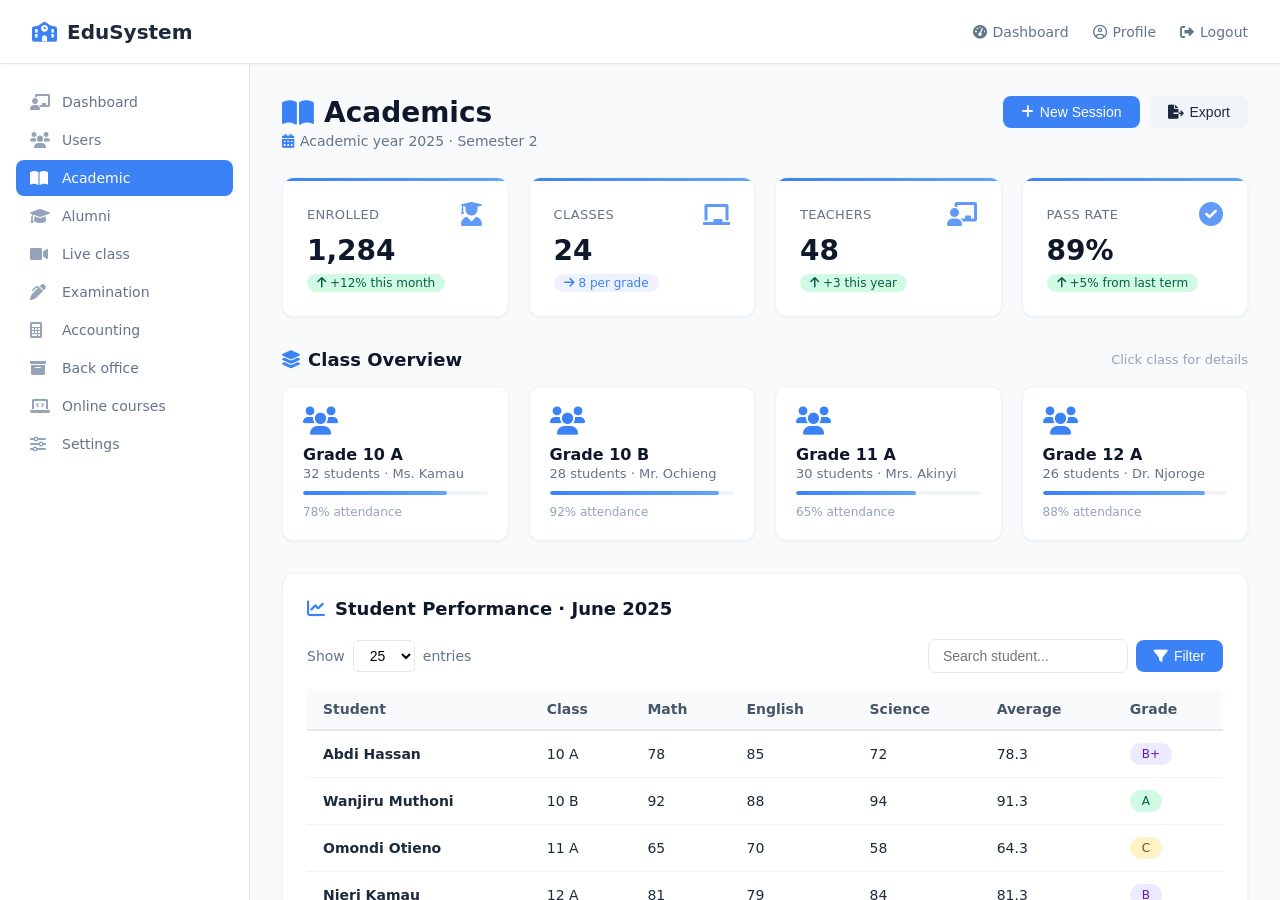
<file: academics.html>
<!DOCTYPE html>
<html lang="en">
<head>
    <meta charset="UTF-8" />
    <meta name="viewport" content="width=device-width, initial-scale=1.0" />
    <title>Academics · EduSystem</title>
    <link rel="stylesheet" href="https://cdnjs.cloudflare.com/ajax/libs/font-awesome/6.0.0-beta3/css/all.min.css" />
    <style>
        /* ============================================================
           MODERN STYLES - Matching Dashboard Design Language
           ============================================================ */
        *,
        *::before,
        *::after {
            box-sizing: border-box;
            margin: 0;
            padding: 0;
        }

        :root {
            --primary-color: #3b82f6;
            --primary-dark: #2563eb;
            --primary-light: #60a5fa;
            --secondary-color: #2c6e9e;
            --secondary-dark: #1e4b6e;
            --dark-bg: #1e293b;
            --sidebar-bg: #ffffff;
            --main-bg: #f8fafc;
            --card-bg: #ffffff;
            --text-primary: #0f172a;
            --text-secondary: #334155;
            --text-muted: #64748b;
            --text-light: #94a3b8;
            --border-light: #eef2f6;
            --border-medium: #e2e8f0;
            --success: #10b981;
            --warning: #f59e0b;
            --danger: #ef4444;
            --shadow-sm: 0 1px 3px rgba(0, 0, 0, 0.06);
            --shadow-md: 0 4px 12px rgba(0, 0, 0, 0.05);
            --shadow-lg: 0 8px 24px rgba(0, 0, 0, 0.08);
            --radius-lg: 16px;
            --radius-md: 10px;
            --radius-sm: 8px;
            --radius-full: 40px;
            --transition-fast: 0.2s ease;
            --transition-normal: 0.3s ease;
        }

        body {
            font-family: 'Inter', 'Segoe UI', system-ui, -apple-system, sans-serif;
            background-color: #f0f2f5;
            display: flex;
            flex-direction: column;
            height: 100vh;
            overflow: hidden;
        }

        /* ---------- NAVBAR (matching dashboard) ---------- */
        .navbar {
            background: white;
            padding: 0 32px;
            height: 64px;
            display: flex;
            align-items: center;
            justify-content: space-between;
            border-bottom: 1px solid #e2e8f0;
            position: sticky;
            top: 0;
            z-index: 100;
            box-shadow: 0 1px 2px rgba(0, 0, 0, 0.04);
        }

        .logo {
            font-size: 20px;
            font-weight: 700;
            color: #1e293b;
            display: flex;
            align-items: center;
            gap: 10px;
        }

        .logo i {
            color: #3b82f6;
        }

        .nav-links {
            display: flex;
            align-items: center;
            gap: 24px;
        }

        .nav-links a {
            text-decoration: none;
            color: #64748b;
            font-size: 14px;
            font-weight: 500;
            transition: color 0.2s;
            display: flex;
            align-items: center;
            gap: 6px;
        }

        .nav-links a:hover {
            color: #1e293b;
        }

        /* ---------- APP WRAPPER + SIDEBAR ---------- */
        .app-wrapper {
            display: flex;
            flex: 1;
            overflow: hidden;
        }

        .sidebar {
            width: 250px;
            background: white;
            border-right: 1px solid #e2e8f0;
            padding: 20px 0;
            overflow-y: auto;
            flex-shrink: 0;
        }

        .sidebar-nav ul {
            list-style: none;
            padding: 0;
            margin: 0;
        }

        .sidebar-nav li {
            padding: 0 16px;
            margin-bottom: 2px;
        }

        .sidebar-nav li a {
            display: flex;
            align-items: center;
            gap: 12px;
            padding: 10px 14px;
            color: #64748b;
            text-decoration: none;
            border-radius: 8px;
            font-size: 14px;
            font-weight: 500;
            transition: all 0.2s;
        }

        .sidebar-nav li a:hover {
            background: #f1f5f9;
            color: #1e293b;
        }

        .sidebar-nav li.active a {
            background: #3b82f6;
            color: white;
        }

        .sidebar-nav li.active a i {
            color: white;
        }

        .sidebar-nav li a i {
            width: 20px;
            font-size: 16px;
            color: #94a3b8;
        }

        .sidebar-nav li.active a i {
            color: white;
        }

        /* ---------- MAIN CONTENT ---------- */
        .main-content {
            flex: 1;
            overflow-y: auto;
            padding: 32px;
            background: #f8fafc;
        }

        .main-content::-webkit-scrollbar {
            width: 8px;
        }
        .main-content::-webkit-scrollbar-track {
            background: #f1f5f9;
        }
        .main-content::-webkit-scrollbar-thumb {
            background: #cbd5e1;
            border-radius: 4px;
        }
        .main-content::-webkit-scrollbar-thumb:hover {
            background: #94a3b8;
        }

        /* ---------- ACADEMICS HEADER ---------- */
        .academics-header {
            display: flex;
            justify-content: space-between;
            align-items: flex-start;
            flex-wrap: wrap;
            gap: 16px;
            margin-bottom: 28px;
        }

        .academics-header h1 {
            font-size: 28px;
            font-weight: 700;
            color: #0f172a;
            display: flex;
            align-items: center;
            gap: 10px;
        }

        .academics-header h1 i {
            color: #3b82f6;
        }

        .academics-header .subtitle {
            color: #64748b;
            font-size: 14px;
            display: flex;
            align-items: center;
            gap: 6px;
            margin-top: 4px;
        }

        .academics-header .subtitle i {
            color: #3b82f6;
        }

        .header-actions {
            display: flex;
            gap: 10px;
            align-items: center;
            flex-wrap: wrap;
        }

        .btn {
            padding: 8px 18px;
            border: none;
            border-radius: 8px;
            font-size: 14px;
            font-weight: 500;
            cursor: pointer;
            transition: all 0.2s;
            display: inline-flex;
            align-items: center;
            gap: 6px;
            text-decoration: none;
            background: #f1f5f9;
            color: #1e293b;
        }

        .btn:hover {
            transform: translateY(-1px);
            box-shadow: 0 4px 12px rgba(0, 0, 0, 0.08);
        }

        .btn--primary {
            background: #3b82f6;
            color: white;
        }

        .btn--primary:hover {
            background: #2563eb;
            box-shadow: 0 4px 12px rgba(59, 130, 246, 0.3);
        }

        .btn--success {
            background: #10b981;
            color: white;
        }

        .btn--success:hover {
            background: #059669;
            box-shadow: 0 4px 12px rgba(16, 185, 129, 0.3);
        }

        /* ---------- STATS GRID ---------- */
        .academic-stats-grid {
            display: grid;
            grid-template-columns: repeat(4, 1fr);
            gap: 20px;
            margin-bottom: 32px;
        }

        .stat-card-academic {
            background: white;
            padding: 24px;
            border-radius: 12px;
            border: 1px solid #f1f5f9;
            box-shadow: 0 1px 3px rgba(0, 0, 0, 0.06);
            transition: all 0.3s ease;
            position: relative;
            overflow: hidden;
        }

        .stat-card-academic::after {
            content: '';
            position: absolute;
            top: 0;
            left: 0;
            width: 100%;
            height: 3px;
            background: linear-gradient(90deg, #3b82f6, #60a5fa);
        }

        .stat-card-academic:hover {
            transform: translateY(-2px);
            box-shadow: 0 8px 16px rgba(0, 0, 0, 0.08);
        }

        .stat-card-academic .stat-top {
            display: flex;
            align-items: center;
            justify-content: space-between;
            margin-bottom: 8px;
        }

        .stat-card-academic .stat-label {
            font-size: 13px;
            font-weight: 500;
            color: #64748b;
            text-transform: uppercase;
            letter-spacing: 0.3px;
        }

        .stat-card-academic .stat-icon {
            font-size: 24px;
            color: #3b82f6;
            opacity: 0.8;
        }

        .stat-card-academic .stat-number {
            font-size: 28px;
            font-weight: 700;
            color: #0f172a;
            line-height: 1.2;
            margin-bottom: 4px;
        }

        .stat-card-academic .stat-trend {
            font-size: 12px;
            font-weight: 500;
            display: inline-flex;
            align-items: center;
            gap: 4px;
            padding: 2px 10px;
            border-radius: 20px;
            background: #eef2ff;
            color: #3b82f6;
        }

        .stat-card-academic .stat-trend.up {
            background: #d1fae5;
            color: #065f46;
        }

        .stat-card-academic .stat-trend.down {
            background: #fee2e2;
            color: #991b1b;
        }

        /* ---------- CLASSES GRID ---------- */
        .classes-header {
            display: flex;
            justify-content: space-between;
            align-items: center;
            margin-bottom: 16px;
        }

        .classes-header h3 {
            font-size: 18px;
            font-weight: 600;
            color: #0f172a;
            display: flex;
            align-items: center;
            gap: 8px;
        }

        .classes-header h3 i {
            color: #3b82f6;
        }

        .classes-header span {
            font-size: 13px;
            color: #94a3b8;
        }

        .classes-grid {
            display: grid;
            grid-template-columns: repeat(auto-fill, minmax(220px, 1fr));
            gap: 20px;
            margin-bottom: 32px;
        }

        .class-card {
            background: white;
            padding: 20px;
            border-radius: 12px;
            border: 1px solid #f1f5f9;
            box-shadow: 0 1px 3px rgba(0, 0, 0, 0.06);
            transition: all 0.3s ease;
            cursor: pointer;
            position: relative;
        }

        .class-card:hover {
            transform: translateY(-3px);
            box-shadow: 0 8px 16px rgba(0, 0, 0, 0.08);
            border-color: #3b82f6;
        }

        .class-card .class-icon {
            font-size: 28px;
            color: #3b82f6;
            margin-bottom: 10px;
            display: block;
        }

        .class-card .class-name {
            font-weight: 600;
            font-size: 16px;
            color: #0f172a;
            margin-bottom: 2px;
        }

        .class-card .class-meta {
            font-size: 13px;
            color: #64748b;
            margin-bottom: 10px;
        }

        .class-card .class-progress {
            width: 100%;
            height: 4px;
            background: #f1f5f9;
            border-radius: 4px;
            margin-bottom: 6px;
            overflow: hidden;
        }

        .class-card .class-progress .bar {
            height: 100%;
            border-radius: 4px;
            background: linear-gradient(90deg, #3b82f6, #60a5fa);
            transition: width 0.6s ease;
        }

        .class-card .attendance-text {
            font-size: 12px;
            color: #94a3b8;
        }

        /* ---------- PERFORMANCE SECTION ---------- */
        .performance-section {
            background: white;
            padding: 24px;
            border-radius: 12px;
            border: 1px solid #f1f5f9;
            box-shadow: 0 1px 3px rgba(0, 0, 0, 0.06);
            margin-bottom: 24px;
        }

        .section-title {
            font-size: 18px;
            font-weight: 600;
            color: #0f172a;
            margin-bottom: 20px;
            display: flex;
            align-items: center;
            gap: 10px;
        }

        .section-title i {
            color: #3b82f6;
        }

        .table-controls {
            display: flex;
            justify-content: space-between;
            align-items: center;
            margin-bottom: 16px;
            flex-wrap: wrap;
            gap: 12px;
        }

        .entries-selector {
            font-size: 14px;
            color: #64748b;
            display: flex;
            align-items: center;
            gap: 8px;
        }

        .entries-selector select {
            padding: 6px 12px;
            border: 1px solid #e2e8f0;
            border-radius: 6px;
            background: white;
            font-size: 14px;
            cursor: pointer;
            outline: none;
        }

        .entries-selector select:focus {
            border-color: #3b82f6;
            box-shadow: 0 0 0 3px rgba(59, 130, 246, 0.1);
        }

        .search-filter {
            display: flex;
            gap: 8px;
            align-items: center;
        }

        .search-filter input {
            padding: 8px 14px;
            border: 1px solid #e2e8f0;
            border-radius: 8px;
            font-size: 14px;
            outline: none;
            transition: all 0.2s;
            width: 200px;
        }

        .search-filter input:focus {
            border-color: #3b82f6;
            box-shadow: 0 0 0 3px rgba(59, 130, 246, 0.1);
        }

        /* ---------- TABLE ---------- */
        .invoice-table {
            width: 100%;
            border-collapse: collapse;
            font-size: 14px;
        }

        .invoice-table thead {
            background: #f8fafc;
        }

        .invoice-table th {
            text-align: left;
            padding: 12px 16px;
            font-weight: 600;
            color: #475569;
            border-bottom: 2px solid #e2e8f0;
        }

        .invoice-table td {
            padding: 12px 16px;
            border-bottom: 1px solid #f1f5f9;
            color: #1e293b;
        }

        .invoice-table tbody tr {
            transition: background 0.15s;
        }

        .invoice-table tbody tr:hover {
            background: #f8fafc;
        }

        .badge {
            display: inline-block;
            padding: 4px 12px;
            border-radius: 20px;
            font-size: 12px;
            font-weight: 500;
            white-space: nowrap;
        }

        .badge--grade {
            background: #ede9fe;
            color: #5b21b6;
        }

        .badge--grade-a {
            background: #d1fae5;
            color: #065f46;
        }

        .badge--grade-b {
            background: #dbeafe;
            color: #1e40af;
        }

        .badge--grade-c {
            background: #fef3c7;
            color: #92400e;
        }

        .badge--grade-d {
            background: #fee2e2;
            color: #991b1b;
        }

        .badge--status-active {
            background: #d1fae5;
            color: #065f46;
        }

        .badge--status-inactive {
            background: #f3f4f6;
            color: #4b5563;
        }

        .badge--status-suspended {
            background: #fee2e2;
            color: #991b1b;
        }

        .table-footer {
            display: flex;
            justify-content: space-between;
            align-items: center;
            margin-top: 16px;
            flex-wrap: wrap;
            gap: 12px;
        }

        .table-footer .info {
            font-size: 14px;
            color: #64748b;
        }

        /* ---------- FOOTER ACTIONS ---------- */
        .footer-actions {
            display: flex;
            justify-content: flex-end;
            align-items: center;
            gap: 16px;
            flex-wrap: wrap;
            padding-top: 8px;
            border-top: 1px solid #f1f5f9;
            margin-top: 8px;
        }

        .footer-actions .timestamp {
            font-size: 13px;
            color: #94a3b8;
        }

        .footer-actions .back-link {
            color: #3b82f6;
            text-decoration: none;
            font-weight: 500;
            transition: color 0.2s;
            display: flex;
            align-items: center;
            gap: 6px;
        }

        .footer-actions .back-link:hover {
            color: #2563eb;
        }

        /* ---------- RESPONSIVE ---------- */
        @media (max-width: 1200px) {
            .academic-stats-grid {
                grid-template-columns: repeat(2, 1fr);
            }
        }

        @media (max-width: 768px) {
            .sidebar {
                display: none;
            }
            
            .main-content {
                padding: 16px;
            }
            
            .academics-header {
                flex-direction: column;
                align-items: flex-start;
            }
            
            .header-actions {
                width: 100%;
            }
            
            .header-actions .btn {
                flex: 1;
                justify-content: center;
            }
            
            .academic-stats-grid {
                grid-template-columns: 1fr;
            }
            
            .classes-grid {
                grid-template-columns: 1fr 1fr;
            }
            
            .table-controls {
                flex-direction: column;
                align-items: stretch;
            }
            
            .search-filter {
                width: 100%;
            }
            
            .search-filter input {
                width: 100%;
            }
            
            .table-footer {
                flex-direction: column;
                align-items: center;
                text-align: center;
            }
        }

        @media (max-width: 480px) {
            .classes-grid {
                grid-template-columns: 1fr;
            }
            
            .invoice-table {
                font-size: 12px;
            }
            
            .invoice-table th,
            .invoice-table td {
                padding: 8px 10px;
            }
            
            .navbar {
                padding: 0 16px;
            }
            
            .nav-links {
                gap: 12px;
            }
            
            .nav-links a {
                font-size: 12px;
            }
        }

        /* ---------- BLANK PAGE (fallback) ---------- */
        .blank-page {
            display: flex;
            flex-direction: column;
            align-items: center;
            justify-content: center;
            min-height: 70vh;
            text-align: center;
            animation: fadeIn 0.4s ease-out;
        }

        @keyframes fadeIn {
            from {
                opacity: 0;
                transform: translateY(10px);
            }
            to {
                opacity: 1;
                transform: translateY(0);
            }
        }

        .blank-page-icon {
            font-size: 5rem;
            color: #e2e8f0;
            margin-bottom: 24px;
        }

        .blank-page-title {
            font-size: 2.5rem;
            font-weight: 600;
            color: #0f172a;
            margin-bottom: 16px;
        }

        .blank-page-subtitle {
            font-size: 1.1rem;
            color: #64748b;
            margin-bottom: 24px;
        }

        .back-to-dashboard {
            display: inline-flex;
            align-items: center;
            gap: 8px;
            background: #3b82f6;
            color: white;
            text-decoration: none;
            padding: 10px 24px;
            border-radius: 40px;
            font-weight: 500;
            transition: all 0.2s;
        }

        .back-to-dashboard:hover {
            background: #2563eb;
            transform: translateX(-4px);
        }
    </style>
</head>
<body>

    <header class="navbar">
        <div class="logo"><i class="fas fa-school"></i> EduSystem</div>
        <div class="nav-links">
            <a href="index.html"><i class="fas fa-tachometer-alt"></i> Dashboard</a>
            <a href="#" id="profileNavLink"><i class="far fa-user-circle"></i> Profile</a>
            <a href="#" id="logoutBtnNav"><i class="fas fa-sign-out-alt"></i> Logout</a>
        </div>
    </header>

    <div class="app-wrapper">
        <aside class="sidebar">
            <div class="sidebar-nav">
                <ul>
                    <li class="nav-item" data-page="dashboard"><a href="index.html"><i class="fas fa-chalkboard-user"></i> Dashboard</a></li>
                    <li class="nav-item" data-page="users"><a href="users.html"><i class="fas fa-users"></i> Users</a></li>
                    <li class="nav-item active" data-page="academic"><a href="academics.html"><i class="fas fa-book-open"></i> Academic</a></li>
                    <li class="nav-item" data-page="alumni"><a href="alumni.html"><i class="fas fa-graduation-cap"></i> Alumni</a></li>
                    <li class="nav-item" data-page="liveclass"><a href="#"><i class="fas fa-video"></i> Live class</a></li>
                    <li class="nav-item" data-page="examination"><a href="#"><i class="fas fa-pen-alt"></i> Examination</a></li>
                    <li class="nav-item" data-page="accounting"><a href="#"><i class="fas fa-calculator"></i> Accounting</a></li>
                    <li class="nav-item" data-page="backoffice"><a href="#"><i class="fas fa-archive"></i> Back office</a></li>
                    <li class="nav-item" data-page="onlinecourses"><a href="#"><i class="fas fa-laptop-code"></i> Online courses</a></li>
                    <li class="nav-item" data-page="settings"><a href="#"><i class="fas fa-sliders-h"></i> Settings</a></li>
                </ul>
            </div>
        </aside>

        <main class="main-content" id="mainContent">
            <!-- ========== ACADEMICS PAGE CONTENT ========== -->
            <div class="academics-header">
                <div>
                    <h1><i class="fas fa-book-open"></i>Academics</h1>
                    <div class="subtitle"><i class="fas fa-calendar-alt"></i> Academic year 2025 · Semester 2</div>
                </div>
                <div class="header-actions">
                    <button class="btn btn--primary" onclick="alert('Add new academic session')"><i class="fas fa-plus"></i> New Session</button>
                    <button class="btn" onclick="alert('Export report')"><i class="fas fa-file-export"></i> Export</button>
                </div>
            </div>

            <!-- Stats Cards -->
            <div class="academic-stats-grid">
                <div class="stat-card-academic">
                    <div class="stat-top">
                        <span class="stat-label">Enrolled</span>
                        <i class="fas fa-user-graduate stat-icon"></i>
                    </div>
                    <div class="stat-number">1,284</div>
                    <span class="stat-trend up"><i class="fas fa-arrow-up"></i> +12% this month</span>
                </div>
                <div class="stat-card-academic">
                    <div class="stat-top">
                        <span class="stat-label">Classes</span>
                        <i class="fas fa-chalkboard stat-icon"></i>
                    </div>
                    <div class="stat-number">24</div>
                    <span class="stat-trend"><i class="fas fa-arrow-right"></i> 8 per grade</span>
                </div>
                <div class="stat-card-academic">
                    <div class="stat-top">
                        <span class="stat-label">Teachers</span>
                        <i class="fas fa-chalkboard-user stat-icon"></i>
                    </div>
                    <div class="stat-number">48</div>
                    <span class="stat-trend up"><i class="fas fa-arrow-up"></i> +3 this year</span>
                </div>
                <div class="stat-card-academic">
                    <div class="stat-top">
                        <span class="stat-label">Pass rate</span>
                        <i class="fas fa-check-circle stat-icon"></i>
                    </div>
                    <div class="stat-number">89%</div>
                    <span class="stat-trend up"><i class="fas fa-arrow-up"></i> +5% from last term</span>
                </div>
            </div>

            <!-- Class Overview -->
            <div class="classes-header">
                <h3><i class="fas fa-layer-group"></i> Class Overview</h3>
                <span>Click class for details</span>
            </div>
            <div class="classes-grid">
                <div class="class-card" onclick="alert('Grade 10 A details')">
                    <i class="fas fa-users class-icon"></i>
                    <div class="class-name">Grade 10 A</div>
                    <div class="class-meta">32 students · Ms. Kamau</div>
                    <div class="class-progress"><div class="bar" style="width:78%"></div></div>
                    <span class="attendance-text">78% attendance</span>
                </div>
                <div class="class-card" onclick="alert('Grade 10 B details')">
                    <i class="fas fa-users class-icon"></i>
                    <div class="class-name">Grade 10 B</div>
                    <div class="class-meta">28 students · Mr. Ochieng</div>
                    <div class="class-progress"><div class="bar" style="width:92%"></div></div>
                    <span class="attendance-text">92% attendance</span>
                </div>
                <div class="class-card" onclick="alert('Grade 11 A details')">
                    <i class="fas fa-users class-icon"></i>
                    <div class="class-name">Grade 11 A</div>
                    <div class="class-meta">30 students · Mrs. Akinyi</div>
                    <div class="class-progress"><div class="bar" style="width:65%"></div></div>
                    <span class="attendance-text">65% attendance</span>
                </div>
                <div class="class-card" onclick="alert('Grade 12 A details')">
                    <i class="fas fa-users class-icon"></i>
                    <div class="class-name">Grade 12 A</div>
                    <div class="class-meta">26 students · Dr. Njoroge</div>
                    <div class="class-progress"><div class="bar" style="width:88%"></div></div>
                    <span class="attendance-text">88% attendance</span>
                </div>
            </div>

            <!-- Performance Table -->
            <div class="performance-section">
                <div class="section-title">
                    <i class="fas fa-chart-line"></i> Student Performance · June 2025
                </div>
                <div class="table-controls">
                    <div class="entries-selector">
                        <span>Show</span>
                        <select>
                            <option>10</option>
                            <option selected>25</option>
                            <option>50</option>
                        </select>
                        <span>entries</span>
                    </div>
                    <div class="search-filter">
                        <input type="text" placeholder="Search student..." />
                        <button class="btn btn--primary" onclick="alert('Filter applied')"><i class="fas fa-filter"></i> Filter</button>
                    </div>
                </div>
                <table class="invoice-table">
                    <thead>
                        <tr>
                            <th>Student</th>
                            <th>Class</th>
                            <th>Math</th>
                            <th>English</th>
                            <th>Science</th>
                            <th>Average</th>
                            <th>Grade</th>
                        </tr>
                    </thead>
                    <tbody>
                        <tr>
                            <td><strong>Abdi Hassan</strong></td>
                            <td>10 A</td>
                            <td>78</td>
                            <td>85</td>
                            <td>72</td>
                            <td>78.3</td>
                            <td><span class="badge badge--grade">B+</span></td>
                        </tr>
                        <tr>
                            <td><strong>Wanjiru Muthoni</strong></td>
                            <td>10 B</td>
                            <td>92</td>
                            <td>88</td>
                            <td>94</td>
                            <td>91.3</td>
                            <td><span class="badge badge--grade-a">A</span></td>
                        </tr>
                        <tr>
                            <td><strong>Omondi Otieno</strong></td>
                            <td>11 A</td>
                            <td>65</td>
                            <td>70</td>
                            <td>58</td>
                            <td>64.3</td>
                            <td><span class="badge badge--grade-c">C</span></td>
                        </tr>
                        <tr>
                            <td><strong>Njeri Kamau</strong></td>
                            <td>12 A</td>
                            <td>81</td>
                            <td>79</td>
                            <td>84</td>
                            <td>81.3</td>
                            <td><span class="badge badge--grade">B</span></td>
                        </tr>
                        <tr>
                            <td><strong>Kiprop Kimutai</strong></td>
                            <td>10 A</td>
                            <td>45</td>
                            <td>52</td>
                            <td>48</td>
                            <td>48.3</td>
                            <td><span class="badge badge--grade-d">D</span></td>
                        </tr>
                    </tbody>
                </table>
                <div class="table-footer">
                    <span class="info">Showing 1 to 5 of 42 entries</span>
                </div>
            </div>

            <!-- Footer Actions -->
            <div class="footer-actions">
                <span class="timestamp"><i class="fas fa-clock"></i> Last updated: today 14:30</span>
                <a href="index.html" class="back-link"><i class="fas fa-arrow-left"></i> Back to Dashboard</a>
            </div>
        </main>
    </div>

    <script>
        // ==================== INTERACTIVITY ====================
        document.getElementById('logoutBtnNav')?.addEventListener('click', function(e) {
            e.preventDefault();
            sessionStorage.clear();
            window.location.href = 'login.html';
        });

        document.getElementById('profileNavLink')?.addEventListener('click', function(e) {
            e.preventDefault();
            alert('Profile page (coming soon)');
        });

        // Highlight active sidebar item
        document.querySelectorAll('.nav-item').forEach(item => {
            if (item.dataset.page === 'academic') {
                item.classList.add('active');
            }
        });

        // Search functionality
        document.querySelector('.search-filter input')?.addEventListener('input', function(e) {
            const searchTerm = e.target.value.toLowerCase();
            const rows = document.querySelectorAll('.invoice-table tbody tr');
            
            rows.forEach(row => {
                const text = row.textContent.toLowerCase();
                row.style.display = text.includes(searchTerm) ? '' : 'none';
            });
        });

        // Entries selector
        document.querySelector('.entries-selector select')?.addEventListener('change', function(e) {
            const value = parseInt(e.target.value);
            const rows = document.querySelectorAll('.invoice-table tbody tr');
            
            rows.forEach((row, index) => {
                row.style.display = index < value ? '' : 'none';
            });
            
            const shown = Math.min(value, rows.length);
            document.querySelector('.table-footer .info').textContent = 
                `Showing 1 to ${shown} of ${rows.length} entries`;
        });
    </script>

</body>
</html>
</file>
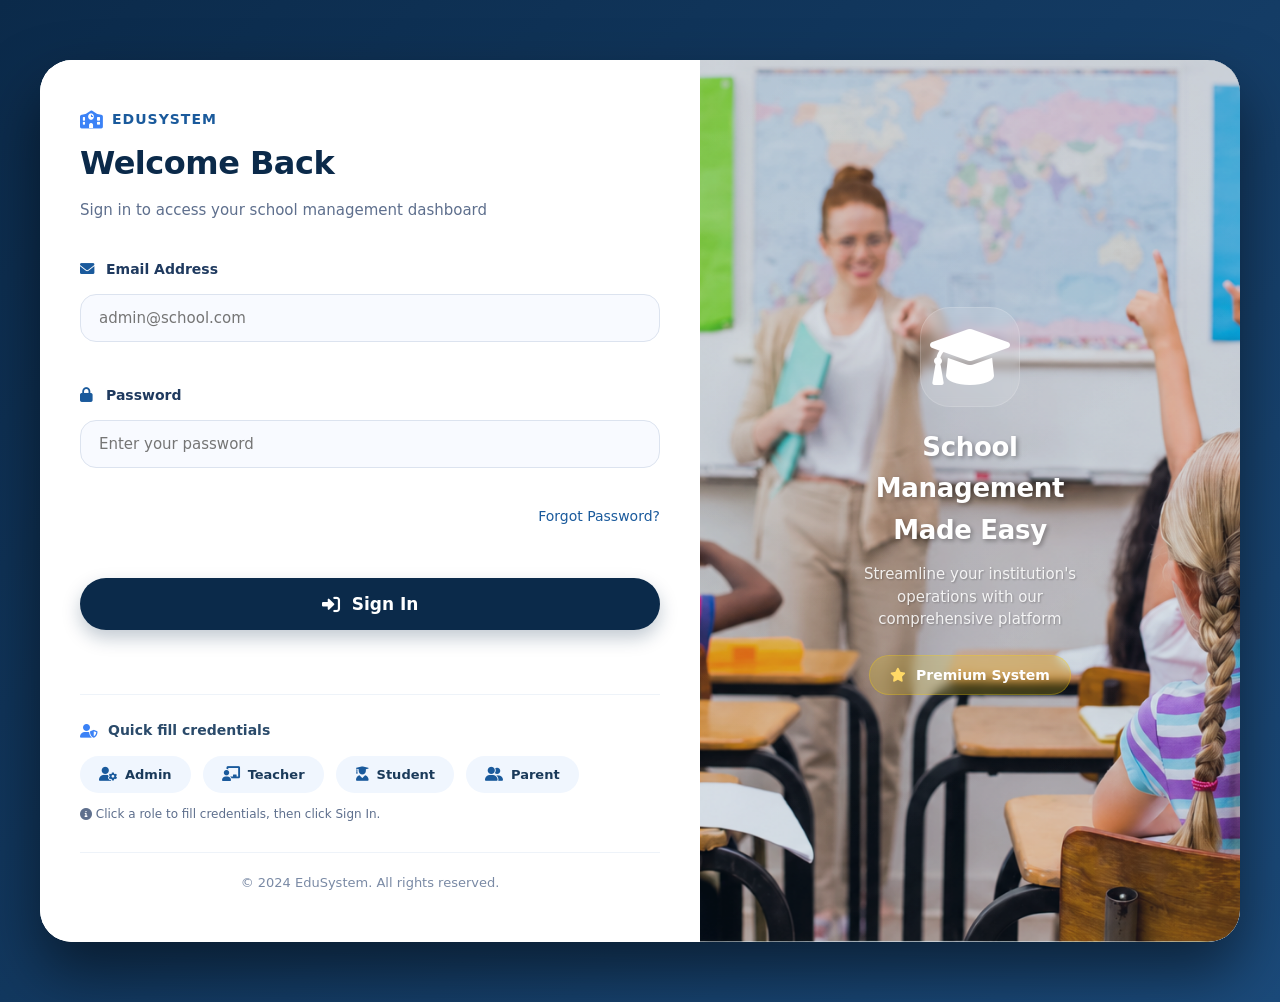
<file: accounting.html>
<!DOCTYPE html>
<html lang="en">
<head>
    <meta charset="UTF-8" />
    <meta name="viewport" content="width=device-width, initial-scale=1.0" />
    <title>Accounting · EduSystem</title>
    <link rel="stylesheet" href="https://cdnjs.cloudflare.com/ajax/libs/font-awesome/6.0.0-beta3/css/all.min.css" />
    <style>
        /* ============================================================
           MODERN STYLES - Matching Dashboard Design Language
           ============================================================ */
        *,
        *::before,
        *::after {
            box-sizing: border-box;
            margin: 0;
            padding: 0;
        }

        :root {
            --primary-color: #3b82f6;
            --primary-dark: #2563eb;
            --primary-light: #60a5fa;
            --secondary-color: #2c6e9e;
            --secondary-dark: #1e4b6e;
            --dark-bg: #1e293b;
            --sidebar-bg: #ffffff;
            --main-bg: #f8fafc;
            --card-bg: #ffffff;
            --text-primary: #0f172a;
            --text-secondary: #334155;
            --text-muted: #64748b;
            --text-light: #94a3b8;
            --border-light: #eef2f6;
            --border-medium: #e2e8f0;
            --success: #10b981;
            --warning: #f59e0b;
            --danger: #ef4444;
            --info: #3b82f6;
            --shadow-sm: 0 1px 3px rgba(0, 0, 0, 0.06);
            --shadow-md: 0 4px 12px rgba(0, 0, 0, 0.05);
            --shadow-lg: 0 8px 24px rgba(0, 0, 0, 0.08);
            --radius-lg: 16px;
            --radius-md: 10px;
            --radius-sm: 8px;
            --radius-full: 40px;
            --transition-fast: 0.2s ease;
            --transition-normal: 0.3s ease;
        }

        body {
            font-family: 'Inter', 'Segoe UI', system-ui, -apple-system, sans-serif;
            background-color: #f0f2f5;
            display: flex;
            flex-direction: column;
            height: 100vh;
            overflow: hidden;
        }

        /* ---------- NAVBAR (matching dashboard) ---------- */
        .navbar {
            background: white;
            padding: 0 32px;
            height: 64px;
            display: flex;
            align-items: center;
            justify-content: space-between;
            border-bottom: 1px solid #e2e8f0;
            position: sticky;
            top: 0;
            z-index: 100;
            box-shadow: 0 1px 2px rgba(0, 0, 0, 0.04);
        }

        .logo {
            font-size: 20px;
            font-weight: 700;
            color: #1e293b;
            display: flex;
            align-items: center;
            gap: 10px;
        }

        .logo i {
            color: #3b82f6;
        }

        .nav-links {
            display: flex;
            align-items: center;
            gap: 24px;
        }

        .nav-links a {
            text-decoration: none;
            color: #64748b;
            font-size: 14px;
            font-weight: 500;
            transition: color 0.2s;
            display: flex;
            align-items: center;
            gap: 6px;
        }

        .nav-links a:hover {
            color: #1e293b;
        }

        /* ---------- APP WRAPPER + SIDEBAR ---------- */
        .app-wrapper {
            display: flex;
            flex: 1;
            overflow: hidden;
        }

        .sidebar {
            width: 250px;
            background: white;
            border-right: 1px solid #e2e8f0;
            padding: 20px 0;
            overflow-y: auto;
            flex-shrink: 0;
        }

        .sidebar-nav ul {
            list-style: none;
            padding: 0;
            margin: 0;
        }

        .sidebar-nav li {
            padding: 0 16px;
            margin-bottom: 2px;
        }

        .sidebar-nav li a {
            display: flex;
            align-items: center;
            gap: 12px;
            padding: 10px 14px;
            color: #64748b;
            text-decoration: none;
            border-radius: 8px;
            font-size: 14px;
            font-weight: 500;
            transition: all 0.2s;
        }

        .sidebar-nav li a:hover {
            background: #f1f5f9;
            color: #1e293b;
        }

        .sidebar-nav li.active a {
            background: #3b82f6;
            color: white;
        }

        .sidebar-nav li.active a i {
            color: white;
        }

        .sidebar-nav li a i {
            width: 20px;
            font-size: 16px;
            color: #94a3b8;
        }

        .sidebar-nav li.active a i {
            color: white;
        }

        /* ---------- MAIN CONTENT ---------- */
        .main-content {
            flex: 1;
            overflow-y: auto;
            padding: 32px;
            background: #f8fafc;
        }

        .main-content::-webkit-scrollbar {
            width: 8px;
        }
        .main-content::-webkit-scrollbar-track {
            background: #f1f5f9;
        }
        .main-content::-webkit-scrollbar-thumb {
            background: #cbd5e1;
            border-radius: 4px;
        }
        .main-content::-webkit-scrollbar-thumb:hover {
            background: #94a3b8;
        }

        /* ---------- ACCOUNTING HEADER ---------- */
        .accounting-header {
            display: flex;
            justify-content: space-between;
            align-items: flex-start;
            flex-wrap: wrap;
            gap: 16px;
            margin-bottom: 28px;
        }

        .accounting-header h1 {
            font-size: 28px;
            font-weight: 700;
            color: #0f172a;
            display: flex;
            align-items: center;
            gap: 10px;
        }

        .accounting-header h1 i {
            color: #3b82f6;
        }

        .accounting-header .subtitle {
            color: #64748b;
            font-size: 14px;
            display: flex;
            align-items: center;
            gap: 6px;
            margin-top: 4px;
        }

        .accounting-header .subtitle i {
            color: #10b981;
        }

        .header-actions {
            display: flex;
            gap: 10px;
            align-items: center;
            flex-wrap: wrap;
        }

        /* ---------- BUTTONS ---------- */
        .btn {
            padding: 8px 18px;
            border: none;
            border-radius: 8px;
            font-size: 14px;
            font-weight: 500;
            cursor: pointer;
            transition: all 0.2s;
            display: inline-flex;
            align-items: center;
            gap: 6px;
            text-decoration: none;
            background: #f1f5f9;
            color: #1e293b;
        }

        .btn:hover {
            transform: translateY(-1px);
            box-shadow: 0 4px 12px rgba(0, 0, 0, 0.08);
        }

        .btn--primary {
            background: #3b82f6;
            color: white;
        }

        .btn--primary:hover {
            background: #2563eb;
            box-shadow: 0 4px 12px rgba(59, 130, 246, 0.3);
        }

        .btn--success {
            background: #10b981;
            color: white;
        }

        .btn--success:hover {
            background: #059669;
            box-shadow: 0 4px 12px rgba(16, 185, 129, 0.3);
        }

        .btn--danger {
            background: #ef4444;
            color: white;
        }

        .btn--danger:hover {
            background: #dc2626;
            box-shadow: 0 4px 12px rgba(239, 68, 68, 0.3);
        }

        .btn--warning {
            background: #f59e0b;
            color: white;
        }

        .btn--warning:hover {
            background: #d97706;
            box-shadow: 0 4px 12px rgba(245, 158, 11, 0.3);
        }

        /* ---------- STATS GRID ---------- */
        .accounting-stats-grid {
            display: grid;
            grid-template-columns: repeat(4, 1fr);
            gap: 20px;
            margin-bottom: 32px;
        }

        .stat-card-accounting {
            background: white;
            padding: 24px;
            border-radius: 12px;
            border: 1px solid #f1f5f9;
            box-shadow: 0 1px 3px rgba(0, 0, 0, 0.06);
            transition: all 0.3s ease;
            position: relative;
            overflow: hidden;
        }

        .stat-card-accounting::after {
            content: '';
            position: absolute;
            top: 0;
            left: 0;
            width: 100%;
            height: 3px;
            background: linear-gradient(90deg, #3b82f6, #60a5fa);
        }

        .stat-card-accounting:hover {
            transform: translateY(-2px);
            box-shadow: 0 8px 16px rgba(0, 0, 0, 0.08);
        }

        .stat-card-accounting .stat-top {
            display: flex;
            align-items: center;
            justify-content: space-between;
            margin-bottom: 8px;
        }

        .stat-card-accounting .stat-label {
            font-size: 13px;
            font-weight: 500;
            color: #64748b;
            text-transform: uppercase;
            letter-spacing: 0.3px;
        }

        .stat-card-accounting .stat-icon {
            font-size: 24px;
            opacity: 0.8;
        }

        .stat-card-accounting .stat-number {
            font-size: 28px;
            font-weight: 700;
            color: #0f172a;
            line-height: 1.2;
            margin-bottom: 4px;
        }

        .stat-card-accounting .stat-change {
            font-size: 12px;
            font-weight: 500;
            display: inline-flex;
            align-items: center;
            gap: 4px;
            padding: 2px 10px;
            border-radius: 20px;
        }

        .stat-change.positive {
            background: #d1fae5;
            color: #065f46;
        }

        .stat-change.negative {
            background: #fee2e2;
            color: #991b1b;
        }

        .stat-change.neutral {
            background: #f3f4f6;
            color: #4b5563;
        }

        /* ---------- QUICK ACTIONS ---------- */
        .quick-actions {
            display: grid;
            grid-template-columns: repeat(4, 1fr);
            gap: 16px;
            margin-bottom: 32px;
        }

        .quick-action-card {
            background: white;
            padding: 20px;
            border-radius: 12px;
            border: 1px solid #f1f5f9;
            text-align: center;
            cursor: pointer;
            transition: all 0.3s ease;
            box-shadow: 0 1px 3px rgba(0, 0, 0, 0.06);
        }

        .quick-action-card:hover {
            transform: translateY(-3px);
            box-shadow: 0 8px 16px rgba(0, 0, 0, 0.08);
            border-color: #3b82f6;
        }

        .quick-action-card i {
            font-size: 28px;
            color: #3b82f6;
            margin-bottom: 10px;
            display: block;
        }

        .quick-action-card h4 {
            font-size: 15px;
            font-weight: 600;
            color: #0f172a;
            margin-bottom: 4px;
        }

        .quick-action-card p {
            font-size: 13px;
            color: #64748b;
        }

        /* ---------- TRANSACTIONS SECTION ---------- */
        .transactions-section {
            background: white;
            padding: 24px;
            border-radius: 12px;
            border: 1px solid #f1f5f9;
            box-shadow: 0 1px 3px rgba(0, 0, 0, 0.06);
            margin-bottom: 24px;
        }

        .section-title {
            font-size: 18px;
            font-weight: 600;
            color: #0f172a;
            margin-bottom: 20px;
            display: flex;
            align-items: center;
            gap: 10px;
        }

        .section-title i {
            color: #3b82f6;
        }

        .table-controls {
            display: flex;
            justify-content: space-between;
            align-items: center;
            margin-bottom: 16px;
            flex-wrap: wrap;
            gap: 12px;
        }

        .entries-selector {
            font-size: 14px;
            color: #64748b;
            display: flex;
            align-items: center;
            gap: 8px;
        }

        .entries-selector select {
            padding: 6px 12px;
            border: 1px solid #e2e8f0;
            border-radius: 6px;
            background: white;
            font-size: 14px;
            cursor: pointer;
            outline: none;
        }

        .entries-selector select:focus {
            border-color: #3b82f6;
            box-shadow: 0 0 0 3px rgba(59, 130, 246, 0.1);
        }

        .search-filter {
            display: flex;
            gap: 8px;
            align-items: center;
        }

        .search-filter input {
            padding: 8px 14px;
            border: 1px solid #e2e8f0;
            border-radius: 8px;
            font-size: 14px;
            outline: none;
            transition: all 0.2s;
            width: 200px;
        }

        .search-filter input:focus {
            border-color: #3b82f6;
            box-shadow: 0 0 0 3px rgba(59, 130, 246, 0.1);
        }

        /* ---------- TABLE ---------- */
        .invoice-table {
            width: 100%;
            border-collapse: collapse;
            font-size: 14px;
        }

        .invoice-table thead {
            background: #f8fafc;
        }

        .invoice-table th {
            text-align: left;
            padding: 12px 16px;
            font-weight: 600;
            color: #475569;
            border-bottom: 2px solid #e2e8f0;
        }

        .invoice-table td {
            padding: 12px 16px;
            border-bottom: 1px solid #f1f5f9;
            color: #1e293b;
        }

        .invoice-table tbody tr {
            transition: background 0.15s;
        }

        .invoice-table tbody tr:hover {
            background: #f8fafc;
        }

        /* ---------- BADGES ---------- */
        .badge {
            display: inline-block;
            padding: 4px 12px;
            border-radius: 20px;
            font-size: 12px;
            font-weight: 500;
            white-space: nowrap;
        }

        .badge--paid {
            background: #d1fae5;
            color: #065f46;
        }

        .badge--pending {
            background: #fef3c7;
            color: #92400e;
        }

        .badge--overdue {
            background: #fee2e2;
            color: #991b1b;
        }

        .badge--refunded {
            background: #e0e7ff;
            color: #1e3a8a;
        }

        .badge--cancelled {
            background: #f3f4f6;
            color: #4b5563;
        }

        /* ---------- AMOUNT STYLING ---------- */
        .amount-positive {
            color: #10b981;
            font-weight: 600;
        }

        .amount-negative {
            color: #ef4444;
            font-weight: 600;
        }

        .text-success {
            color: #10b981;
        }

        .text-danger {
            color: #ef4444;
        }

        .text-warning {
            color: #f59e0b;
        }

        .text-muted {
            color: #94a3b8;
        }

        /* ---------- FINANCIAL SUMMARY ---------- */
        .financial-summary {
            display: grid;
            grid-template-columns: 1fr 1fr;
            gap: 20px;
            margin-top: 24px;
        }

        .summary-card {
            background: white;
            padding: 24px;
            border-radius: 12px;
            border: 1px solid #f1f5f9;
            box-shadow: 0 1px 3px rgba(0, 0, 0, 0.06);
        }

        .summary-card h3 {
            font-size: 16px;
            font-weight: 600;
            color: #0f172a;
            margin-bottom: 16px;
            display: flex;
            align-items: center;
            gap: 8px;
        }

        .summary-card h3 i {
            color: #3b82f6;
        }

        .summary-item {
            display: flex;
            justify-content: space-between;
            padding: 8px 0;
            border-bottom: 1px solid #f1f5f9;
        }

        .summary-item:last-child {
            border-bottom: none;
        }

        .summary-item .label {
            color: #64748b;
        }

        .summary-item .value {
            font-weight: 600;
            color: #0f172a;
        }

        .summary-item.total {
            border-top: 2px solid #e2e8f0;
            padding-top: 12px;
            margin-top: 4px;
            font-weight: 700;
        }

        .summary-item.total .value {
            color: #10b981;
        }

        /* ---------- FOOTER ---------- */
        .footer-actions {
            display: flex;
            justify-content: space-between;
            align-items: center;
            flex-wrap: wrap;
            gap: 16px;
            margin-top: 32px;
            padding-top: 16px;
            border-top: 1px solid #f1f5f9;
        }

        .footer-actions .timestamp {
            font-size: 13px;
            color: #94a3b8;
        }

        .footer-actions .back-link {
            color: #3b82f6;
            text-decoration: none;
            font-weight: 500;
            transition: color 0.2s;
            display: flex;
            align-items: center;
            gap: 6px;
        }

        .footer-actions .back-link:hover {
            color: #2563eb;
        }

        /* ---------- RESPONSIVE ---------- */
        @media (max-width: 1200px) {
            .accounting-stats-grid {
                grid-template-columns: repeat(2, 1fr);
            }
            .quick-actions {
                grid-template-columns: repeat(2, 1fr);
            }
        }

        @media (max-width: 768px) {
            .sidebar {
                display: none;
            }
            
            .main-content {
                padding: 16px;
            }
            
            .accounting-header {
                flex-direction: column;
                align-items: flex-start;
            }
            
            .header-actions {
                width: 100%;
            }
            
            .header-actions .btn {
                flex: 1;
                justify-content: center;
            }
            
            .accounting-stats-grid {
                grid-template-columns: 1fr;
            }
            
            .quick-actions {
                grid-template-columns: 1fr 1fr;
            }
            
            .financial-summary {
                grid-template-columns: 1fr;
            }
            
            .table-controls {
                flex-direction: column;
                align-items: stretch;
            }
            
            .search-filter {
                width: 100%;
            }
            
            .search-filter input {
                width: 100%;
            }
            
            .footer-actions {
                flex-direction: column;
                align-items: center;
                text-align: center;
            }
        }

        @media (max-width: 480px) {
            .quick-actions {
                grid-template-columns: 1fr;
            }
            
            .invoice-table {
                font-size: 12px;
            }
            
            .invoice-table th,
            .invoice-table td {
                padding: 8px 10px;
            }
            
            .navbar {
                padding: 0 16px;
            }
            
            .nav-links {
                gap: 12px;
            }
            
            .nav-links a {
                font-size: 12px;
            }
        }

        /* ---------- BLANK PAGE (fallback) ---------- */
        .blank-page {
            display: flex;
            flex-direction: column;
            align-items: center;
            justify-content: center;
            min-height: 70vh;
            text-align: center;
            animation: fadeIn 0.4s ease-out;
        }

        @keyframes fadeIn {
            from {
                opacity: 0;
                transform: translateY(10px);
            }
            to {
                opacity: 1;
                transform: translateY(0);
            }
        }

        .blank-page-icon {
            font-size: 5rem;
            color: #e2e8f0;
            margin-bottom: 24px;
        }

        .blank-page-title {
            font-size: 2.5rem;
            font-weight: 600;
            color: #0f172a;
            margin-bottom: 16px;
        }

        .blank-page-subtitle {
            font-size: 1.1rem;
            color: #64748b;
            margin-bottom: 24px;
        }
    </style>
</head>
<body>

    <header class="navbar">
        <div class="logo"><i class="fas fa-school"></i> EduSystem</div>
        <div class="nav-links">
            <a href="index.html"><i class="fas fa-tachometer-alt"></i> Dashboard</a>
            <a href="#" id="profileNavLink"><i class="far fa-user-circle"></i> Profile</a>
            <a href="#" id="logoutBtnNav"><i class="fas fa-sign-out-alt"></i> Logout</a>
        </div>
    </header>

    <div class="app-wrapper">
        <aside class="sidebar">
            <div class="sidebar-nav">
                <ul>
                    <li class="nav-item" data-page="dashboard"><a href="index.html"><i class="fas fa-chalkboard-user"></i> Dashboard</a></li>
                    <li class="nav-item" data-page="users"><a href="users.html"><i class="fas fa-users"></i> Users</a></li>
                    <li class="nav-item" data-page="academic"><a href="academics.html"><i class="fas fa-book-open"></i> Academic</a></li>
                    <li class="nav-item active" data-page="accounting"><a href="accounting.html"><i class="fas fa-calculator"></i> Accounting</a></li>
                    <li class="nav-item" data-page="alumni"><a href="alumni.html"><i class="fas fa-graduation-cap"></i> Alumni</a></li>
                    <li class="nav-item" data-page="liveclass"><a href="#"><i class="fas fa-video"></i> Live class</a></li>
                    <li class="nav-item" data-page="examination"><a href="#"><i class="fas fa-pen-alt"></i> Examination</a></li>
                    <li class="nav-item" data-page="backoffice"><a href="#"><i class="fas fa-archive"></i> Back office</a></li>
                    <li class="nav-item" data-page="onlinecourses"><a href="#"><i class="fas fa-laptop-code"></i> Online courses</a></li>
                    <li class="nav-item" data-page="settings"><a href="#"><i class="fas fa-sliders-h"></i> Settings</a></li>
                </ul>
            </div>
        </aside>

        <main class="main-content" id="mainContent">
            <!-- ========== ACCOUNTING PAGE CONTENT ========== -->
            <div class="accounting-header">
                <div>
                    <h1><i class="fas fa-calculator"></i>Accounting</h1>
                    <div class="subtitle"><i class="fas fa-calendar-alt"></i> Financial Year 2025 · Q2</div>
                </div>
                <div class="header-actions">
                    <button class="btn btn--success" onclick="alert('Create new invoice')"><i class="fas fa-plus"></i> New Invoice</button>
                    <button class="btn btn--primary" onclick="alert('Generate report')"><i class="fas fa-file-pdf"></i> Report</button>
                    <button class="btn" onclick="alert('Export data')"><i class="fas fa-download"></i> Export</button>
                </div>
            </div>

            <!-- Stats Cards -->
            <div class="accounting-stats-grid">
                <div class="stat-card-accounting">
                    <div class="stat-top">
                        <span class="stat-label">Total Revenue</span>
                        <i class="fas fa-coins stat-icon" style="color: #10b981;"></i>
                    </div>
                    <div class="stat-number">KES 1,284,500</div>
                    <span class="stat-change positive"><i class="fas fa-arrow-up"></i> +15.3%</span>
                </div>
                <div class="stat-card-accounting">
                    <div class="stat-top">
                        <span class="stat-label">Outstanding</span>
                        <i class="fas fa-clock stat-icon" style="color: #f59e0b;"></i>
                    </div>
                    <div class="stat-number">KES 342,800</div>
                    <span class="stat-change negative"><i class="fas fa-arrow-up"></i> +8.2%</span>
                </div>
                <div class="stat-card-accounting">
                    <div class="stat-top">
                        <span class="stat-label">Paid Invoices</span>
                        <i class="fas fa-check-circle stat-icon" style="color: #3b82f6;"></i>
                    </div>
                    <div class="stat-number">164</div>
                    <span class="stat-change positive"><i class="fas fa-arrow-up"></i> +23</span>
                </div>
                <div class="stat-card-accounting">
                    <div class="stat-top">
                        <span class="stat-label">Overdue</span>
                        <i class="fas fa-exclamation-triangle stat-icon" style="color: #ef4444;"></i>
                    </div>
                    <div class="stat-number">28</div>
                    <span class="stat-change negative"><i class="fas fa-arrow-up"></i> +5</span>
                </div>
            </div>

            <!-- Quick Actions -->
            <div class="quick-actions">
                <div class="quick-action-card" onclick="alert('Create invoice')">
                    <i class="fas fa-file-invoice"></i>
                    <h4>Create Invoice</h4>
                    <p>Bill students or parents</p>
                </div>
                <div class="quick-action-card" onclick="alert('Record payment')">
                    <i class="fas fa-hand-holding-usd"></i>
                    <h4>Record Payment</h4>
                    <p>Track incoming payments</p>
                </div>
                <div class="quick-action-card" onclick="alert('Generate report')">
                    <i class="fas fa-chart-bar"></i>
                    <h4>Financial Reports</h4>
                    <p>View analytics & summaries</p>
                </div>
                <div class="quick-action-card" onclick="alert('Manage expenses')">
                    <i class="fas fa-receipt"></i>
                    <h4>Manage Expenses</h4>
                    <p>Track school expenses</p>
                </div>
            </div>

            <!-- Transactions Table -->
            <div class="transactions-section">
                <div class="section-title">
                    <i class="fas fa-list-ul"></i> Recent Transactions
                </div>
                <div class="table-controls">
                    <div class="entries-selector">
                        <span>Show</span>
                        <select id="entriesSelect">
                            <option value="5">5</option>
                            <option value="10" selected>10</option>
                            <option value="25">25</option>
                            <option value="50">50</option>
                        </select>
                        <span>entries</span>
                    </div>
                    <div class="search-filter">
                        <input type="text" id="searchInput" placeholder="Search transactions..." />
                        <button class="btn btn--primary" onclick="filterTransactions()"><i class="fas fa-filter"></i> Filter</button>
                    </div>
                </div>
                <table class="invoice-table">
                    <thead>
                        <tr>
                            <th>Invoice #</th>
                            <th>Student</th>
                            <th>Description</th>
                            <th>Date</th>
                            <th>Amount</th>
                            <th>Status</th>
                            <th>Action</th>
                        </tr>
                    </thead>
                    <tbody id="transactionBody">
                        <tr>
                            <td><strong>#INV-2025-001</strong></td>
                            <td><strong>Abdi Hassan</strong></td>
                            <td>Tuition Fee - June</td>
                            <td>2025-06-01</td>
                            <td class="amount-positive">KES 15,000</td>
                            <td><span class="badge badge--paid">Paid</span></td>
                            <td><button class="btn" style="height:28px; padding:0 10px; font-size:11px;" onclick="alert('View invoice #INV-2025-001')">View</button></td>
                        </tr>
                        <tr>
                            <td><strong>#INV-2025-002</strong></td>
                            <td><strong>Wanjiru Muthoni</strong></td>
                            <td>Tuition Fee - June</td>
                            <td>2025-06-01</td>
                            <td class="amount-positive">KES 15,000</td>
                            <td><span class="badge badge--pending">Pending</span></td>
                            <td><button class="btn" style="height:28px; padding:0 10px; font-size:11px;" onclick="alert('View invoice #INV-2025-002')">View</button></td>
                        </tr>
                        <tr>
                            <td><strong>#INV-2025-003</strong></td>
                            <td><strong>Omondi Otieno</strong></td>
                            <td>Tuition Fee - June</td>
                            <td>2025-06-01</td>
                            <td class="amount-positive">KES 15,000</td>
                            <td><span class="badge badge--overdue">Overdue</span></td>
                            <td><button class="btn" style="height:28px; padding:0 10px; font-size:11px;" onclick="alert('View invoice #INV-2025-003')">View</button></td>
                        </tr>
                        <tr>
                            <td><strong>#INV-2025-004</strong></td>
                            <td><strong>Njeri Kamau</strong></td>
                            <td>Library Fee</td>
                            <td>2025-06-05</td>
                            <td class="amount-positive">KES 2,500</td>
                            <td><span class="badge badge--paid">Paid</span></td>
                            <td><button class="btn" style="height:28px; padding:0 10px; font-size:11px;" onclick="alert('View invoice #INV-2025-004')">View</button></td>
                        </tr>
                        <tr>
                            <td><strong>#INV-2025-005</strong></td>
                            <td><strong>Kiprop Kimutai</strong></td>
                            <td>Sports Fee</td>
                            <td>2025-06-10</td>
                            <td class="amount-positive">KES 5,000</td>
                            <td><span class="badge badge--pending">Pending</span></td>
                            <td><button class="btn" style="height:28px; padding:0 10px; font-size:11px;" onclick="alert('View invoice #INV-2025-005')">View</button></td>
                        </tr>
                        <tr>
                            <td><strong>#INV-2025-006</strong></td>
                            <td><strong>Faith Akinyi</strong></td>
                            <td>Tuition Fee - June</td>
                            <td>2025-06-01</td>
                            <td class="amount-positive">KES 15,000</td>
                            <td><span class="badge badge--refunded">Refunded</span></td>
                            <td><button class="btn" style="height:28px; padding:0 10px; font-size:11px;" onclick="alert('View invoice #INV-2025-006')">View</button></td>
                        </tr>
                    </tbody>
                </table>
                <div style="margin-top:12px; display: flex; justify-content: space-between; align-items: center; flex-wrap: wrap; gap: 8px;">
                    <span style="font-size:0.8rem; color:var(--text-muted);" id="entriesInfo">Showing 1 to 6 of 6 transactions</span>
                </div>
            </div>

            <!-- Financial Summary -->
            <div class="financial-summary">
                <div class="summary-card">
                    <h3><i class="fas fa-chart-pie"></i> Income Breakdown</h3>
                    <div class="summary-item">
                        <span class="label">Tuition Fees</span>
                        <span class="value">KES 945,000</span>
                    </div>
                    <div class="summary-item">
                        <span class="label">Library Fees</span>
                        <span class="value">KES 78,500</span>
                    </div>
                    <div class="summary-item">
                        <span class="label">Sports Fees</span>
                        <span class="value">KES 45,200</span>
                    </div>
                    <div class="summary-item">
                        <span class="label">Other Income</span>
                        <span class="value">KES 215,800</span>
                    </div>
                    <div class="summary-item total">
                        <span class="label">Total Income</span>
                        <span class="value">KES 1,284,500</span>
                    </div>
                </div>
                <div class="summary-card">
                    <h3><i class="fas fa-chart-line"></i> Monthly Trends</h3>
                    <div class="summary-item">
                        <span class="label">January</span>
                        <span class="value">KES 210,000</span>
                    </div>
                    <div class="summary-item">
                        <span class="label">February</span>
                        <span class="value">KES 235,000</span>
                    </div>
                    <div class="summary-item">
                        <span class="label">March</span>
                        <span class="value">KES 198,000</span>
                    </div>
                    <div class="summary-item">
                        <span class="label">April</span>
                        <span class="value">KES 245,000</span>
                    </div>
                    <div class="summary-item">
                        <span class="label">May</span>
                        <span class="value">KES 396,500</span>
                    </div>
                    <div class="summary-item total">
                        <span class="label">Total</span>
                        <span class="value">KES 1,284,500</span>
                    </div>
                </div>
            </div>

            <!-- Footer -->
            <div class="footer-actions">
                <span class="timestamp"><i class="fas fa-clock"></i> Last updated: today 15:45</span>
                <a href="index.html" class="back-link"><i class="fas fa-arrow-left"></i> Back to Dashboard</a>
            </div>
        </main>
    </div>

    <script>
        // ==================== AUTHENTICATION ====================
        function isLoggedIn() {
            return sessionStorage.getItem('loggedIn') === 'true';
        }

        function checkAuth() {
            if (!isLoggedIn()) {
                window.location.href = 'login.html';
                return false;
            }
            return true;
        }

        function logout() {
            sessionStorage.clear();
            window.location.href = 'login.html';
        }

        // ==================== TABLE INTERACTIVITY ====================
        function filterTransactions() {
            const searchTerm = document.getElementById('searchInput').value.toLowerCase();
            const rows = document.querySelectorAll('#transactionBody tr');
            let visibleCount = 0;

            rows.forEach(row => {
                const text = row.textContent.toLowerCase();
                const isVisible = text.includes(searchTerm);
                row.style.display = isVisible ? '' : 'none';
                if (isVisible) visibleCount++;
            });

            updateEntriesInfo(visibleCount);
        }

        function updateEntriesInfo(count) {
            const info = document.getElementById('entriesInfo');
            const total = document.querySelectorAll('#transactionBody tr').length;
            info.textContent = `Showing ${count} of ${total} transactions`;
        }

        // ==================== INITIALIZATION ====================
        document.addEventListener('DOMContentLoaded', function() {
            if (!checkAuth()) return;

            // Logout
            document.getElementById('logoutBtnNav').addEventListener('click', function(e) {
                e.preventDefault();
                logout();
            });

            // Profile placeholder
            document.getElementById('profileNavLink').addEventListener('click', function(e) {
                e.preventDefault();
                alert('Profile page (coming soon)');
            });

            // Highlight active sidebar item
            document.querySelectorAll('.nav-item').forEach(item => {
                if (item.dataset.page === 'accounting') {
                    item.classList.add('active');
                } else {
                    item.classList.remove('active');
                }
            });

            // Entries selector
            document.getElementById('entriesSelect').addEventListener('change', function(e) {
                const value = parseInt(e.target.value);
                const rows = document.querySelectorAll('#transactionBody tr');
                let visibleCount = 0;

                rows.forEach((row, index) => {
                    if (index < value) {
                        row.style.display = '';
                        visibleCount++;
                    } else {
                        row.style.display = 'none';
                    }
                });

                updateEntriesInfo(visibleCount);
            });

            // Search on input
            document.getElementById('searchInput').addEventListener('input', filterTransactions);

            // Initialize entries info
            updateEntriesInfo(document.querySelectorAll('#transactionBody tr').length);
        });

        // Handle browser back/forward
        window.addEventListener('pageshow', function(event) {
            if (event.persisted || (window.performance && window.performance.navigation.type === 2)) {
                checkAuth();
            }
        });
    </script>

</body>
</html>
</file>
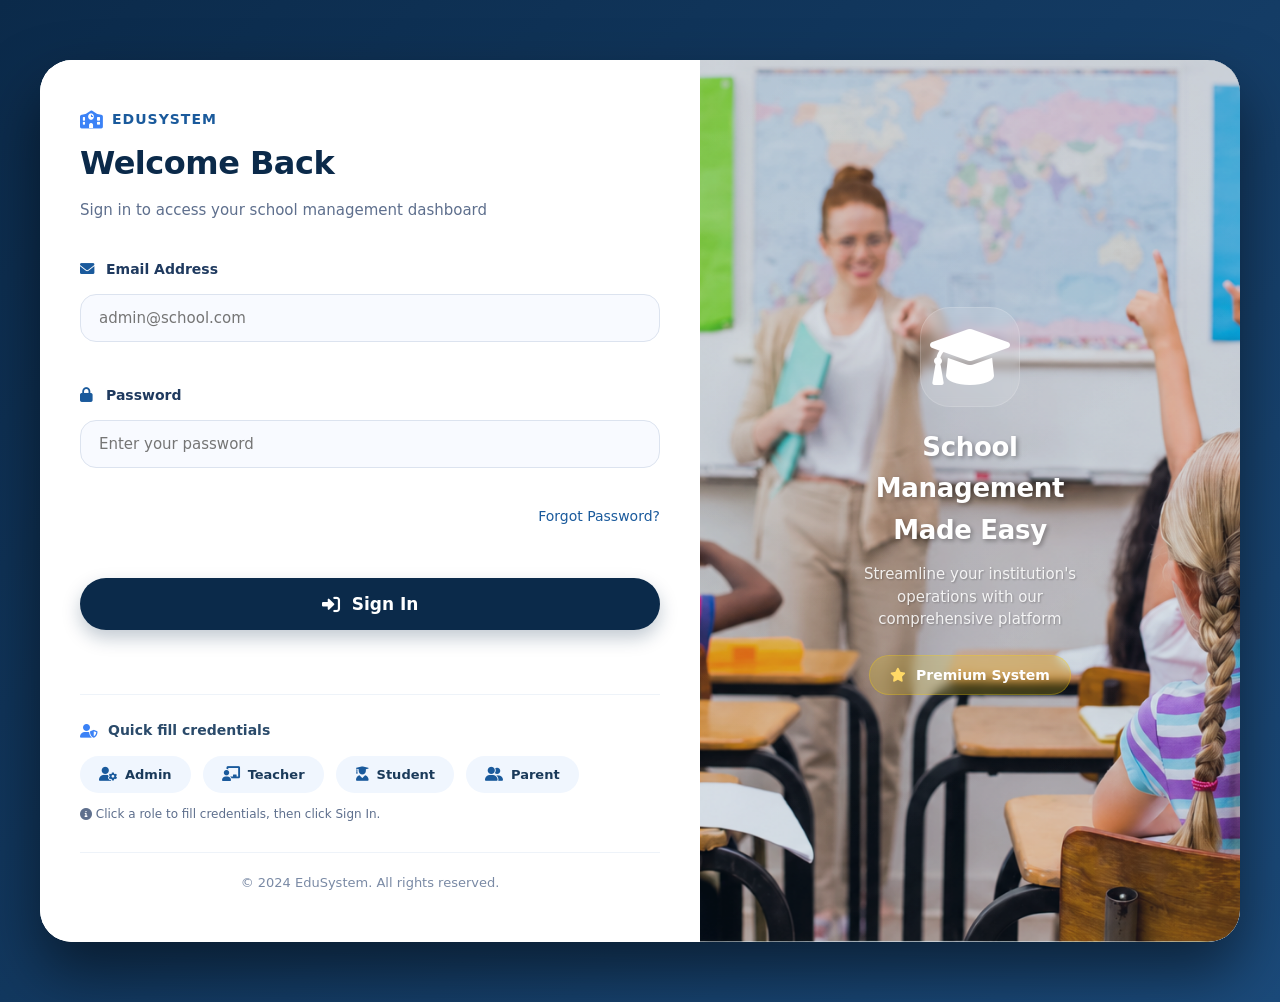
<file: alumni.html>
<!DOCTYPE html>
<html lang="en">
<head>
  <meta charset="UTF-8" />
  <meta name="viewport" content="width=device-width, initial-scale=1.0" />
  <title>Alumni — School Management System</title>
  <link rel="stylesheet" href="https://cdnjs.cloudflare.com/ajax/libs/font-awesome/6.0.0-beta3/css/all.min.css">
  <style>
    /* ============================================================
       MODERN STYLES - Matching Dashboard Design Language
       ============================================================ */
    *,
    *::before,
    *::after {
      box-sizing: border-box;
      margin: 0;
      padding: 0;
    }

    :root {
      --primary-color: #3b82f6;
      --primary-dark: #2563eb;
      --primary-light: #60a5fa;
      --secondary-color: #2c6e9e;
      --secondary-dark: #1e4b6e;
      --dark-bg: #1e293b;
      --sidebar-bg: #ffffff;
      --main-bg: #f8fafc;
      --card-bg: #ffffff;
      --text-primary: #0f172a;
      --text-secondary: #334155;
      --text-muted: #64748b;
      --text-light: #94a3b8;
      --border-light: #eef2f6;
      --border-medium: #e2e8f0;
      --success: #10b981;
      --warning: #f59e0b;
      --danger: #ef4444;
      --info: #3b82f6;
      --shadow-sm: 0 1px 3px rgba(0, 0, 0, 0.06);
      --shadow-md: 0 4px 12px rgba(0, 0, 0, 0.05);
      --shadow-lg: 0 8px 24px rgba(0, 0, 0, 0.08);
      --radius-lg: 16px;
      --radius-md: 10px;
      --radius-sm: 8px;
      --radius-full: 40px;
      --transition-fast: 0.2s ease;
      --transition-normal: 0.3s ease;
    }

    body {
      font-family: 'Inter', 'Segoe UI', system-ui, -apple-system, sans-serif;
      background-color: #f0f2f5;
      display: flex;
      flex-direction: column;
      height: 100vh;
      overflow: hidden;
    }

    /* ---------- NAVBAR (matching dashboard) ---------- */
    .navbar {
      background: white;
      padding: 0 32px;
      height: 64px;
      display: flex;
      align-items: center;
      justify-content: space-between;
      border-bottom: 1px solid #e2e8f0;
      position: sticky;
      top: 0;
      z-index: 100;
      box-shadow: 0 1px 2px rgba(0, 0, 0, 0.04);
    }

    .logo {
      font-size: 20px;
      font-weight: 700;
      color: #1e293b;
      display: flex;
      align-items: center;
      gap: 10px;
    }

    .logo i {
      color: #3b82f6;
    }

    .nav-links {
      display: flex;
      align-items: center;
      gap: 24px;
    }

    .nav-links a {
      text-decoration: none;
      color: #64748b;
      font-size: 14px;
      font-weight: 500;
      transition: color 0.2s;
      display: flex;
      align-items: center;
      gap: 6px;
    }

    .nav-links a:hover {
      color: #1e293b;
    }

    /* ---------- APP WRAPPER + SIDEBAR ---------- */
    .app-wrapper {
      display: flex;
      flex: 1;
      overflow: hidden;
    }

    .sidebar {
      width: 250px;
      background: white;
      border-right: 1px solid #e2e8f0;
      padding: 20px 0;
      overflow-y: auto;
      flex-shrink: 0;
    }

    .sidebar-nav ul {
      list-style: none;
      padding: 0;
      margin: 0;
    }

    .sidebar-nav li {
      padding: 0 16px;
      margin-bottom: 2px;
    }

    .sidebar-nav li a {
      display: flex;
      align-items: center;
      gap: 12px;
      padding: 10px 14px;
      color: #64748b;
      text-decoration: none;
      border-radius: 8px;
      font-size: 14px;
      font-weight: 500;
      transition: all 0.2s;
    }

    .sidebar-nav li a:hover {
      background: #f1f5f9;
      color: #1e293b;
    }

    .sidebar-nav li.active a {
      background: #3b82f6;
      color: white;
    }

    .sidebar-nav li.active a i {
      color: white;
    }

    .sidebar-nav li a i {
      width: 20px;
      font-size: 16px;
      color: #94a3b8;
    }

    .sidebar-nav li.active a i {
      color: white;
    }

    /* ---------- MAIN CONTENT ---------- */
    .main-content {
      flex: 1;
      overflow-y: auto;
      padding: 32px;
      background: #f8fafc;
    }

    .main-content::-webkit-scrollbar {
      width: 8px;
    }
    .main-content::-webkit-scrollbar-track {
      background: #f1f5f9;
    }
    .main-content::-webkit-scrollbar-thumb {
      background: #cbd5e1;
      border-radius: 4px;
    }
    .main-content::-webkit-scrollbar-thumb:hover {
      background: #94a3b8;
    }

    .page-wrapper {
      max-width: 100%;
    }

    /* ---------- ALUMNI HERO ---------- */
    .alumni-hero {
      background: linear-gradient(135deg, #1e293b 0%, #3b82f6 100%);
      border-radius: 12px;
      padding: 28px 32px;
      margin-bottom: 24px;
      display: flex;
      align-items: center;
      justify-content: space-between;
      flex-wrap: wrap;
      gap: 16px;
      box-shadow: 0 4px 12px rgba(59, 130, 246, 0.25);
    }

    .alumni-hero__left h1 {
      font-size: 24px;
      font-weight: 700;
      color: #fff;
      margin: 0 0 4px;
      display: flex;
      align-items: center;
      gap: 10px;
    }

    .alumni-hero__left p {
      font-size: 14px;
      color: #bfdbfe;
      margin: 0;
    }

    .alumni-hero__icon {
      font-size: 56px;
      color: rgba(255,255,255,0.12);
    }

    /* ---------- STATS CARDS ---------- */
    .stats-grid {
      display: grid;
      grid-template-columns: repeat(4, 1fr);
      gap: 16px;
      margin-bottom: 24px;
    }

    .alumni-stat-card {
      background: white;
      padding: 20px;
      border-radius: 12px;
      border: 1px solid #f1f5f9;
      box-shadow: 0 1px 3px rgba(0, 0, 0, 0.06);
      display: flex;
      align-items: center;
      gap: 14px;
      transition: all 0.3s ease;
    }

    .alumni-stat-card:hover {
      transform: translateY(-2px);
      box-shadow: 0 8px 16px rgba(0, 0, 0, 0.08);
    }

    .alumni-stat-card__icon {
      width: 48px;
      height: 48px;
      border-radius: 10px;
      display: flex;
      align-items: center;
      justify-content: center;
      font-size: 20px;
      flex-shrink: 0;
    }

    .alumni-stat-card__icon--blue   { background: #dbeafe; color: #1d4ed8; }
    .alumni-stat-card__icon--green  { background: #d1fae5; color: #065f46; }
    .alumni-stat-card__icon--purple { background: #ede9fe; color: #5b21b6; }
    .alumni-stat-card__icon--amber  { background: #fef3c7; color: #92400e; }
    .alumni-stat-card__icon--red    { background: #fee2e2; color: #991b1b; }

    .alumni-stat-card__value {
      font-size: 24px;
      font-weight: 700;
      color: #0f172a;
      line-height: 1;
    }

    .alumni-stat-card__label {
      font-size: 13px;
      color: #64748b;
      margin-top: 2px;
    }

    /* ---------- FILTER BAR ---------- */
    .filter-bar {
      display: flex;
      align-items: center;
      gap: 10px;
      flex-wrap: wrap;
      margin-bottom: 20px;
    }

    .input-search,
    .input-select {
      padding: 8px 14px;
      border: 1px solid #e2e8f0;
      border-radius: 8px;
      font-size: 14px;
      background: white;
      outline: none;
      transition: all 0.2s;
      color: #1e293b;
    }

    .input-search {
      flex: 1;
      min-width: 200px;
    }

    .input-search:focus,
    .input-select:focus {
      border-color: #3b82f6;
      box-shadow: 0 0 0 3px rgba(59, 130, 246, 0.1);
    }

    .input-select {
      min-width: 130px;
      cursor: pointer;
    }

    .btn {
      padding: 8px 18px;
      border: none;
      border-radius: 8px;
      font-size: 14px;
      font-weight: 500;
      cursor: pointer;
      transition: all 0.2s;
      display: inline-flex;
      align-items: center;
      gap: 6px;
      text-decoration: none;
      background: #f1f5f9;
      color: #1e293b;
    }

    .btn:hover {
      transform: translateY(-1px);
      box-shadow: 0 4px 12px rgba(0, 0, 0, 0.08);
    }

    .btn--primary {
      background: #3b82f6;
      color: white;
    }

    .btn--primary:hover {
      background: #2563eb;
      box-shadow: 0 4px 12px rgba(59, 130, 246, 0.3);
    }

    .btn--icon {
      padding: 6px 8px;
      background: transparent;
      color: #64748b;
      border-radius: 6px;
      font-size: 14px;
    }

    .btn--icon:hover {
      background: #f1f5f9;
      color: #1e293b;
      transform: none;
      box-shadow: none;
    }

    /* ---------- TAB STRIP ---------- */
    .tab-strip {
      display: inline-flex;
      gap: 4px;
      background: #f1f5f9;
      border-radius: 8px;
      padding: 4px;
      margin-bottom: 20px;
    }

    .tab-strip__btn {
      padding: 7px 16px;
      border: none;
      border-radius: 6px;
      font-size: 13px;
      font-weight: 500;
      cursor: pointer;
      background: transparent;
      color: #64748b;
      transition: all 0.2s;
      display: flex;
      align-items: center;
      gap: 6px;
    }

    .tab-strip__btn.active {
      background: white;
      color: #0f172a;
      box-shadow: 0 1px 3px rgba(0,0,0,0.08);
    }

    .tab-strip__btn:hover:not(.active) {
      color: #1e293b;
    }

    /* ---------- ALUMNI GRID ---------- */
    .alumni-grid {
      display: grid;
      grid-template-columns: repeat(auto-fill, minmax(280px, 1fr));
      gap: 16px;
    }

    .alumni-card {
      background: white;
      border: 1px solid #f1f5f9;
      border-radius: 12px;
      padding: 20px;
      box-shadow: 0 1px 3px rgba(0, 0, 0, 0.06);
      transition: all 0.3s ease;
      display: flex;
      flex-direction: column;
      gap: 12px;
    }

    .alumni-card:hover {
      transform: translateY(-3px);
      box-shadow: 0 8px 16px rgba(0, 0, 0, 0.08);
      border-color: #3b82f6;
    }

    .alumni-card__header {
      display: flex;
      align-items: center;
      gap: 12px;
    }

    .avatar {
      border-radius: 50%;
      display: flex;
      align-items: center;
      justify-content: center;
      font-weight: 600;
      flex-shrink: 0;
    }

    .alumni-card__name {
      font-weight: 600;
      font-size: 15px;
      color: #0f172a;
    }

    .alumni-card__meta {
      font-size: 13px;
      color: #64748b;
      margin-top: 2px;
    }

    .alumni-card__body {
      display: flex;
      flex-direction: column;
      gap: 6px;
      font-size: 14px;
      color: #1e293b;
      border-top: 1px solid #f1f5f9;
      padding-top: 12px;
    }

    .alumni-card__row {
      display: flex;
      align-items: flex-start;
      gap: 8px;
    }

    .alumni-card__row i {
      color: #94a3b8;
      width: 16px;
      flex-shrink: 0;
      margin-top: 2px;
    }

    .alumni-card__footer {
      display: flex;
      justify-content: space-between;
      align-items: center;
      border-top: 1px solid #f1f5f9;
      padding-top: 12px;
    }

    .action-btns {
      display: flex;
      gap: 4px;
    }

    /* ---------- BADGES ---------- */
    .badge {
      display: inline-block;
      padding: 4px 12px;
      border-radius: 20px;
      font-size: 12px;
      font-weight: 500;
      white-space: nowrap;
    }

    .badge--employed {
      background: #d1fae5;
      color: #065f46;
    }

    .badge--studying {
      background: #dbeafe;
      color: #1e40af;
    }

    .badge--self-employed {
      background: #ede9fe;
      color: #5b21b6;
    }

    .badge--unemployed {
      background: #fee2e2;
      color: #991b1b;
    }

    /* ---------- AVATAR COLORS ---------- */
    .av-blue   { background: #dbeafe; color: #1e40af; }
    .av-green  { background: #d1fae5; color: #065f46; }
    .av-purple { background: #ede9fe; color: #5b21b6; }
    .av-amber  { background: #fef3c7; color: #92400e; }
    .av-teal   { background: #ccfbf1; color: #0f766e; }
    .av-pink   { background: #fce7f3; color: #9d174d; }

    /* ---------- TABLE ---------- */
    #alumni-table-view {
      display: none;
    }

    .table-wrapper {
      background: white;
      border-radius: 12px;
      border: 1px solid #f1f5f9;
      overflow: hidden;
      box-shadow: 0 1px 3px rgba(0, 0, 0, 0.06);
    }

    .table {
      width: 100%;
      border-collapse: collapse;
      font-size: 14px;
    }

    .table thead {
      background: #f8fafc;
    }

    .table th {
      text-align: left;
      padding: 12px 16px;
      font-weight: 600;
      color: #475569;
      border-bottom: 2px solid #e2e8f0;
    }

    .table td {
      padding: 12px 16px;
      border-bottom: 1px solid #f1f5f9;
      color: #1e293b;
    }

    .table tbody tr {
      transition: background 0.15s;
    }

    .table tbody tr:hover {
      background: #f8fafc;
    }

    .cell-user {
      display: flex;
      align-items: center;
      gap: 12px;
    }

    .user-info {
      display: flex;
      flex-direction: column;
    }

    .user-info__name {
      font-weight: 600;
      color: #0f172a;
    }

    .user-info__email {
      font-size: 12px;
      color: #94a3b8;
    }

    .cell-muted {
      color: #64748b;
    }

    /* ---------- EMPTY STATE ---------- */
    .empty-state {
      text-align: center;
      padding: 40px 20px;
      color: #94a3b8;
      font-size: 15px;
    }

    .results-count {
      font-size: 14px;
      color: #64748b;
      margin-top: 16px;
      padding-top: 16px;
      border-top: 1px solid #f1f5f9;
    }

    /* ---------- RESPONSIVE ---------- */
    @media (max-width: 1200px) {
      .stats-grid {
        grid-template-columns: repeat(2, 1fr);
      }
    }

    @media (max-width: 768px) {
      .sidebar {
        display: none;
      }
      
      .main-content {
        padding: 16px;
      }
      
      .alumni-hero {
        padding: 20px;
        flex-direction: column;
        align-items: flex-start;
      }
      
      .alumni-hero__icon {
        display: none;
      }
      
      .stats-grid {
        grid-template-columns: 1fr 1fr;
        gap: 12px;
      }
      
      .alumni-stat-card {
        padding: 16px;
      }
      
      .alumni-stat-card__value {
        font-size: 20px;
      }
      
      .filter-bar {
        flex-direction: column;
        align-items: stretch;
      }
      
      .input-search,
      .input-select {
        width: 100%;
      }
      
      .alumni-grid {
        grid-template-columns: 1fr;
      }
      
      .table {
        font-size: 12px;
      }
      
      .table th,
      .table td {
        padding: 8px 10px;
      }
      
      .navbar {
        padding: 0 16px;
      }
      
      .nav-links {
        gap: 12px;
      }
      
      .nav-links a {
        font-size: 12px;
      }
    }

    @media (max-width: 480px) {
      .stats-grid {
        grid-template-columns: 1fr;
      }
      
      .alumni-stat-card {
        padding: 14px;
      }
      
      .tab-strip {
        width: 100%;
      }
      
      .tab-strip__btn {
        flex: 1;
        justify-content: center;
      }
    }
  </style>
</head>
<body>

<header class="navbar">
  <div class="logo"><i class="fas fa-school"></i> EduSystem</div>
  <div class="nav-links">
    <a href="index.html"><i class="fas fa-tachometer-alt"></i> Dashboard</a>
    <a href="#" id="profileNavLink"><i class="far fa-user-circle"></i> Profile</a>
    <a href="#" id="logoutBtnNav"><i class="fas fa-sign-out-alt"></i> Logout</a>
  </div>
</header>

<div class="app-wrapper">
  <aside class="sidebar">
    <div class="sidebar-nav">
      <ul>
        <li class="nav-item" data-page="dashboard"><a href="index.html"><i class="fas fa-chalkboard-user"></i> Dashboard</a></li>
        <li class="nav-item" data-page="users"><a href="users.html"><i class="fas fa-users"></i> Users</a></li>
        <li class="nav-item active" data-page="alumni"><a href="alumni.html"><i class="fas fa-graduation-cap"></i> Alumni</a></li>
        <li class="nav-item" data-page="academic"><a href="academics.html"><i class="fas fa-book-open"></i> Academic</a></li>
        <li class="nav-item" data-page="liveclass"><a href="#"><i class="fas fa-video"></i> Live class</a></li>
        <li class="nav-item" data-page="examination"><a href="#"><i class="fas fa-pen-alt"></i> Examination</a></li>
        <li class="nav-item" data-page="accounting"><a href="accounting.html"><i class="fas fa-calculator"></i> Accounting</a></li>
        <li class="nav-item" data-page="backoffice"><a href="#"><i class="fas fa-archive"></i> Back office</a></li>
        <li class="nav-item" data-page="onlinecourses"><a href="#"><i class="fas fa-laptop-code"></i> Online courses</a></li>
        <li class="nav-item" data-page="settings"><a href="#"><i class="fas fa-sliders-h"></i> Settings</a></li>
      </ul>
    </div>
  </aside>

  <main class="main-content">
    <div class="page-wrapper">

      <!-- Hero banner -->
      <div class="alumni-hero">
        <div class="alumni-hero__left">
          <h1><i class="fas fa-graduation-cap"></i>Alumni Directory</h1>
          <p>Tracking the journeys of our graduates since 2010</p>
        </div>
        <i class="fas fa-university alumni-hero__icon"></i>
      </div>

      <!-- Stat cards -->
      <div class="stats-grid" id="alumni-stats"></div>

      <!-- Controls -->
      <div class="filter-bar">
        <input type="text" id="search-input" class="input-search" placeholder="Search alumni by name, email, or occupation..." oninput="renderAlumni()" />
        <select id="status-filter" class="input-select" onchange="renderAlumni()">
          <option value="">All statuses</option>
          <option value="Employed">Employed</option>
          <option value="Studying">Studying</option>
          <option value="Self-employed">Self-employed</option>
          <option value="Unemployed">Unemployed</option>
        </select>
        <select id="year-filter" class="input-select" onchange="renderAlumni()">
          <option value="">All years</option>
        </select>
        <select id="program-filter" class="input-select" onchange="renderAlumni()">
          <option value="">All programs</option>
          <option value="Science">Science</option>
          <option value="Arts">Arts</option>
          <option value="Commerce">Commerce</option>
          <option value="Technical">Technical</option>
        </select>
        <button class="btn btn--primary" onclick="alert('Add alumni form coming soon!')">
          <i class="fas fa-plus"></i> Add alumni
        </button>
      </div>

      <!-- View toggle -->
      <div class="tab-strip">
        <button class="tab-strip__btn active" id="btn-cards" onclick="switchView('cards')">
          <i class="fas fa-th-large"></i> Cards
        </button>
        <button class="tab-strip__btn" id="btn-table" onclick="switchView('table')">
          <i class="fas fa-list"></i> Table
        </button>
      </div>

      <!-- Card grid -->
      <div id="alumni-cards-view">
        <div class="alumni-grid" id="alumni-grid"></div>
        <p id="no-results-cards" class="empty-state" style="display:none;">
          <i class="fas fa-search" style="display:block;font-size:32px;margin-bottom:12px;color:#e2e8f0;"></i>
          No alumni match your search.
        </p>
      </div>

      <!-- Table view -->
      <div id="alumni-table-view">
        <div class="table-wrapper">
          <table class="table">
            <thead>
              <tr>
                <th>Name</th>
                <th>Grad year</th>
                <th>Program</th>
                <th>Status</th>
                <th>Occupation</th>
                <th>Location</th>
                <th>Actions</th>
              </tr>
            </thead>
            <tbody id="alumni-table-body"></tbody>
          </table>
          <p id="no-results-table" class="empty-state" style="display:none;">
            <i class="fas fa-search" style="display:block;font-size:32px;margin-bottom:12px;color:#e2e8f0;"></i>
            No alumni match your search.
          </p>
        </div>
      </div>

      <p class="results-count" id="results-count"></p>

    </div>
  </main>
</div>

<script src="mock-data.js"></script>
<script>
  // ==================== AUTHENTICATION ====================
  function isLoggedIn() {
    return sessionStorage.getItem('loggedIn') === 'true';
  }

  function checkAuth() {
    if (!isLoggedIn()) {
      window.location.href = 'login.html';
      return false;
    }
    return true;
  }

  function logout() {
    sessionStorage.clear();
    window.location.href = 'login.html';
  }

  // ==================== ALUMNI LOGIC ====================
  const AV_COLORS = ['av-blue','av-green','av-purple','av-amber','av-teal','av-pink'];
  const STATUS_BADGE = {
    'Employed':      'badge--employed',
    'Studying':      'badge--studying',
    'Self-employed': 'badge--self-employed',
    'Unemployed':    'badge--unemployed',
  };

  let currentView = 'cards';

  function initials(name) {
    return name.split(' ').slice(0, 2).map(w => w[0]).join('').toUpperCase();
  }

  function avColor(idx) {
    return AV_COLORS[idx % AV_COLORS.length];
  }

  // Populate year filter
  function buildYearFilter() {
    const years = [...new Set(MOCK_ALUMNI.map(a => a.gradYear))].sort((a,b) => b - a);
    const sel = document.getElementById('year-filter');
    years.forEach(y => {
      const o = document.createElement('option');
      o.value = y; 
      o.textContent = y;
      sel.appendChild(o);
    });
  }

  // Build stat cards
  function buildStats() {
    const s = MOCK_ALUMNI_STATS;
    document.getElementById('alumni-stats').innerHTML = `
      <div class="alumni-stat-card">
        <div class="alumni-stat-card__icon alumni-stat-card__icon--blue"><i class="fas fa-graduation-cap"></i></div>
        <div>
          <div class="alumni-stat-card__value">${s.total}</div>
          <div class="alumni-stat-card__label">Total alumni</div>
        </div>
      </div>
      <div class="alumni-stat-card">
        <div class="alumni-stat-card__icon alumni-stat-card__icon--green"><i class="fas fa-briefcase"></i></div>
        <div>
          <div class="alumni-stat-card__value">${s.employed}</div>
          <div class="alumni-stat-card__label">Employed</div>
        </div>
      </div>
      <div class="alumni-stat-card">
        <div class="alumni-stat-card__icon alumni-stat-card__icon--purple"><i class="fas fa-book-open"></i></div>
        <div>
          <div class="alumni-stat-card__value">${s.studying}</div>
          <div class="alumni-stat-card__label">Further studies</div>
        </div>
      </div>
      <div class="alumni-stat-card">
        <div class="alumni-stat-card__icon alumni-stat-card__icon--amber"><i class="fas fa-store"></i></div>
        <div>
          <div class="alumni-stat-card__value">${s.selfEmployed}</div>
          <div class="alumni-stat-card__label">Self-employed</div>
        </div>
      </div>
    `;
  }

  function getFiltered() {
    const search  = document.getElementById('search-input').value.toLowerCase();
    const status  = document.getElementById('status-filter').value;
    const year    = document.getElementById('year-filter').value;
    const program = document.getElementById('program-filter').value;
    return MOCK_ALUMNI.filter(a => {
      const matchSearch  = !search  || 
        a.name.toLowerCase().includes(search) || 
        a.email.toLowerCase().includes(search) || 
        a.occupation.toLowerCase().includes(search) ||
        a.employer.toLowerCase().includes(search);
      const matchStatus  = !status  || a.status === status;
      const matchYear    = !year    || String(a.gradYear) === year;
      const matchProgram = !program || a.program === program;
      return matchSearch && matchStatus && matchYear && matchProgram;
    });
  }

  function renderCards(filtered) {
    const grid = document.getElementById('alumni-grid');
    if (filtered.length === 0) {
      grid.innerHTML = '';
      document.getElementById('no-results-cards').style.display = 'block';
      return;
    }
    document.getElementById('no-results-cards').style.display = 'none';
    grid.innerHTML = filtered.map((a, i) => `
      <div class="alumni-card">
        <div class="alumni-card__header">
          <div class="avatar ${avColor(i)}" style="width:42px;height:42px;font-size:14px;border-radius:50%;display:flex;align-items:center;justify-content:center;font-weight:600;flex-shrink:0;">${initials(a.name)}</div>
          <div>
            <div class="alumni-card__name">${a.name}</div>
            <div class="alumni-card__meta">Class of ${a.gradYear} · ${a.program}</div>
          </div>
        </div>
        <div class="alumni-card__body">
          <div class="alumni-card__row">
            <i class="fas fa-briefcase"></i>
            <span>${a.occupation}</span>
          </div>
          <div class="alumni-card__row">
            <i class="fas fa-building"></i>
            <span>${a.employer}</span>
          </div>
          <div class="alumni-card__row">
            <i class="fas fa-map-marker-alt"></i>
            <span>${a.location}</span>
          </div>
          <div class="alumni-card__row">
            <i class="fas fa-envelope"></i>
            <span style="color:#3b82f6;">${a.email}</span>
          </div>
        </div>
        <div class="alumni-card__footer">
          <span class="badge ${STATUS_BADGE[a.status]}">${a.status}</span>
          <div class="action-btns">
            <button class="btn btn--icon" title="View" onclick="alert('Profile: ${a.name}')"><i class="fas fa-eye"></i></button>
            <button class="btn btn--icon" title="Edit" onclick="alert('Edit: ${a.name}')"><i class="fas fa-pen"></i></button>
          </div>
        </div>
      </div>
    `).join('');
  }

  function renderTable(filtered) {
    const tbody = document.getElementById('alumni-table-body');
    if (filtered.length === 0) {
      tbody.innerHTML = '';
      document.getElementById('no-results-table').style.display = 'block';
      return;
    }
    document.getElementById('no-results-table').style.display = 'none';
    tbody.innerHTML = filtered.map((a, i) => `
      <tr>
        <td>
          <div class="cell-user">
            <div class="avatar ${avColor(i)}" style="width:34px;height:34px;font-size:12px;border-radius:50%;display:flex;align-items:center;justify-content:center;font-weight:600;flex-shrink:0;">${initials(a.name)}</div>
            <div class="user-info">
              <span class="user-info__name">${a.name}</span>
              <span class="user-info__email">${a.email}</span>
            </div>
          </div>
        </td>
        <td class="cell-muted">${a.gradYear}</td>
        <td class="cell-muted">${a.program}</td>
        <td><span class="badge ${STATUS_BADGE[a.status]}">${a.status}</span></td>
        <td class="cell-muted">${a.occupation}</td>
        <td class="cell-muted">${a.location}</td>
        <td>
          <div class="action-btns">
            <button class="btn btn--icon" title="View" onclick="alert('Profile: ${a.name}')"><i class="fas fa-eye"></i></button>
            <button class="btn btn--icon" title="Edit" onclick="alert('Edit: ${a.name}')"><i class="fas fa-pen"></i></button>
            <button class="btn btn--icon" title="Delete" onclick="alert('Delete: ${a.name}')"><i class="fas fa-trash"></i></button>
          </div>
        </td>
      </tr>
    `).join('');
  }

  function renderAlumni() {
    const filtered = getFiltered();
    renderCards(filtered);
    renderTable(filtered);
    document.getElementById('results-count').textContent =
      `Showing ${filtered.length} of ${MOCK_ALUMNI.length} alumni`;
  }

  function switchView(view) {
    currentView = view;
    document.getElementById('alumni-cards-view').style.display = view === 'cards' ? 'block' : 'none';
    document.getElementById('alumni-table-view').style.display = view === 'table'  ? 'block' : 'none';
    document.getElementById('btn-cards').classList.toggle('active', view === 'cards');
    document.getElementById('btn-table').classList.toggle('active', view === 'table');
  }

  // ==================== INITIALIZATION ====================
  document.addEventListener('DOMContentLoaded', function() {
    if (!checkAuth()) return;

    // Logout
    document.getElementById('logoutBtnNav').addEventListener('click', function(e) {
      e.preventDefault();
      logout();
    });

    // Profile placeholder
    document.getElementById('profileNavLink').addEventListener('click', function(e) {
      e.preventDefault();
      alert('Profile page (coming soon)');
    });

    // Highlight active sidebar item
    document.querySelectorAll('.nav-item').forEach(item => {
      if (item.dataset.page === 'alumni') {
        item.classList.add('active');
      } else {
        item.classList.remove('active');
      }
    });

    // Initialize alumni data
    buildYearFilter();
    buildStats();
    renderAlumni();
  });

  // Handle browser back/forward
  window.addEventListener('pageshow', function(event) {
    if (event.persisted || (window.performance && window.performance.navigation.type === 2)) {
      checkAuth();
    }
  });
</script>

</body>
</html>
</file>
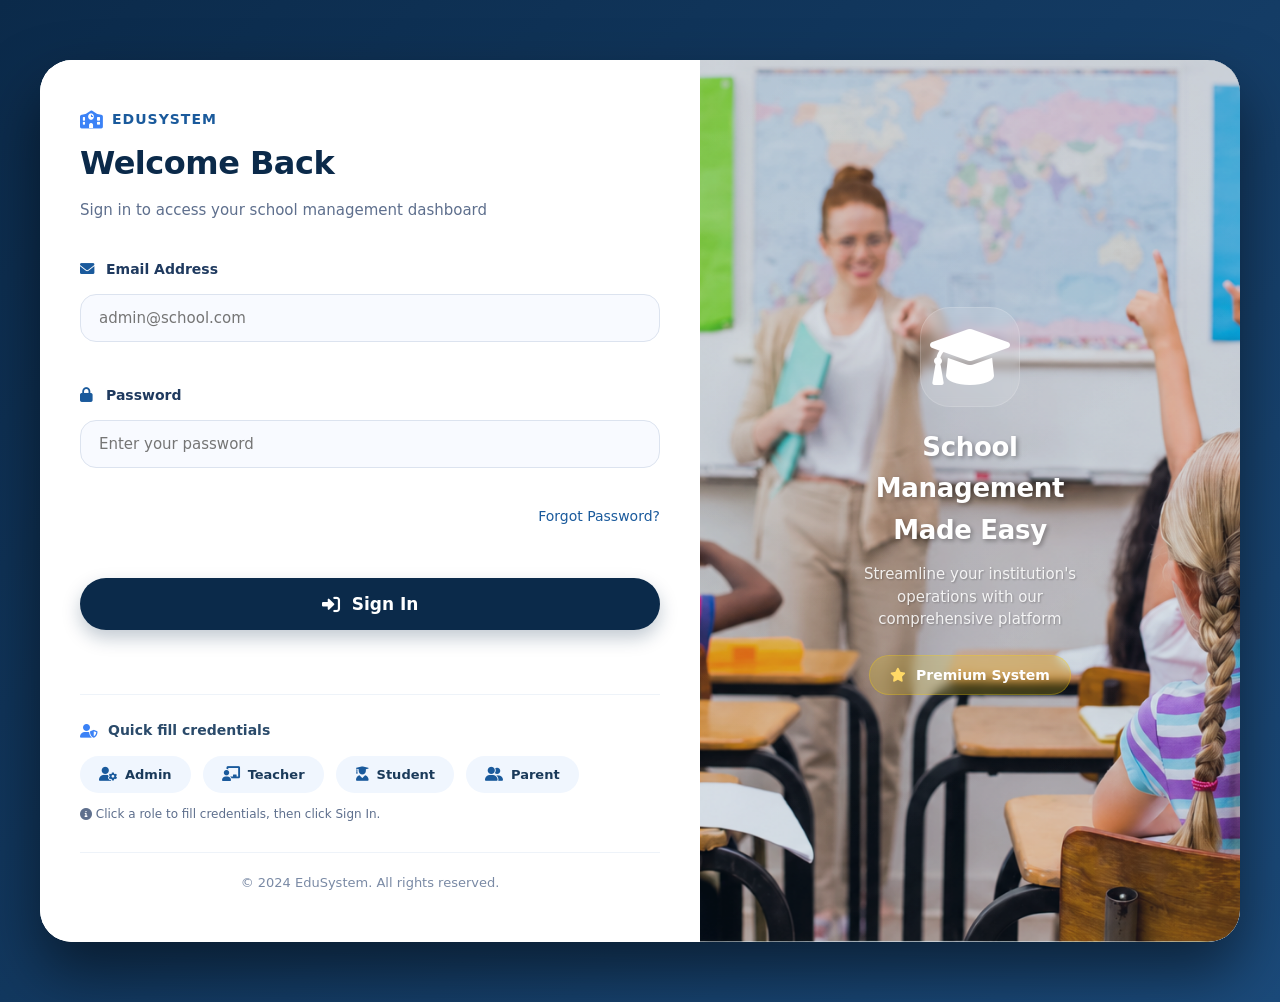
<file: backoffice.html>
<!DOCTYPE html>
<html lang="en">
<head>
    <meta charset="UTF-8">
    <meta name="viewport" content="width=device-width, initial-scale=1.0">
    <title>Back Office · EduSystem</title>
    <link rel="stylesheet" href="https://cdnjs.cloudflare.com/ajax/libs/font-awesome/6.0.0-beta3/css/all.min.css">
    <style>
        /* ============================================================
           MODERN STYLES - Matching Dashboard Design Language
           ============================================================ */
        *,
        *::before,
        *::after {
            box-sizing: border-box;
            margin: 0;
            padding: 0;
        }

        :root {
            --primary-color: #3b82f6;
            --primary-dark: #2563eb;
            --primary-light: #60a5fa;
            --secondary-color: #2c6e9e;
            --secondary-dark: #1e4b6e;
            --dark-bg: #1e293b;
            --sidebar-bg: #ffffff;
            --main-bg: #f8fafc;
            --card-bg: #ffffff;
            --text-primary: #0f172a;
            --text-secondary: #334155;
            --text-muted: #64748b;
            --text-light: #94a3b8;
            --border-light: #eef2f6;
            --border-medium: #e2e8f0;
            --success: #10b981;
            --warning: #f59e0b;
            --danger: #ef4444;
            --info: #3b82f6;
            --purple: #8b5cf6;
            --pink: #ec489a;
            --orange: #f97316;
            --teal: #14b8a6;
            --indigo: #4f46e5;
            --shadow-sm: 0 1px 3px rgba(0, 0, 0, 0.06);
            --shadow-md: 0 4px 12px rgba(0, 0, 0, 0.05);
            --shadow-lg: 0 8px 24px rgba(0, 0, 0, 0.08);
            --radius-sm: 8px;
            --radius-md: 10px;
            --radius-lg: 16px;
            --radius-xl: 20px;
            --radius-full: 40px;
            --transition-fast: 0.2s ease;
            --transition-normal: 0.3s ease;
        }

        body {
            font-family: 'Inter', 'Segoe UI', system-ui, -apple-system, sans-serif;
            background-color: #f0f2f5;
            display: flex;
            flex-direction: column;
            height: 100vh;
            overflow: hidden;
        }

        /* ---------- NAVBAR (matching dashboard) ---------- */
        .navbar {
            background: white;
            padding: 0 32px;
            height: 64px;
            display: flex;
            align-items: center;
            justify-content: space-between;
            border-bottom: 1px solid #e2e8f0;
            position: sticky;
            top: 0;
            z-index: 100;
            box-shadow: 0 1px 2px rgba(0, 0, 0, 0.04);
        }

        .logo {
            font-size: 20px;
            font-weight: 700;
            color: #1e293b;
            display: flex;
            align-items: center;
            gap: 10px;
        }

        .logo i {
            color: #3b82f6;
        }

        .nav-links {
            display: flex;
            align-items: center;
            gap: 24px;
        }

        .nav-links a {
            text-decoration: none;
            color: #64748b;
            font-size: 14px;
            font-weight: 500;
            transition: color 0.2s;
            display: flex;
            align-items: center;
            gap: 6px;
        }

        .nav-links a:hover {
            color: #1e293b;
        }

        /* ---------- APP WRAPPER + SIDEBAR ---------- */
        .app-wrapper {
            display: flex;
            flex: 1;
            overflow: hidden;
        }

        .sidebar {
            width: 250px;
            background: white;
            border-right: 1px solid #e2e8f0;
            padding: 20px 0;
            overflow-y: auto;
            flex-shrink: 0;
        }

        .sidebar-nav ul {
            list-style: none;
            padding: 0;
            margin: 0;
        }

        .sidebar-nav li {
            padding: 0 16px;
            margin-bottom: 2px;
        }

        .sidebar-nav li a {
            display: flex;
            align-items: center;
            gap: 12px;
            padding: 10px 14px;
            color: #64748b;
            text-decoration: none;
            border-radius: 8px;
            font-size: 14px;
            font-weight: 500;
            transition: all 0.2s;
        }

        .sidebar-nav li a:hover {
            background: #f1f5f9;
            color: #1e293b;
        }

        .sidebar-nav li.active a {
            background: #3b82f6;
            color: white;
        }

        .sidebar-nav li.active a i {
            color: white;
        }

        .sidebar-nav li a i {
            width: 20px;
            font-size: 16px;
            color: #94a3b8;
        }

        .sidebar-nav li.active a i {
            color: white;
        }

        /* ---------- MAIN CONTENT ---------- */
        .main-content {
            flex: 1;
            overflow-y: auto;
            padding: 32px;
            background: #f8fafc;
        }

        .main-content::-webkit-scrollbar {
            width: 8px;
        }
        .main-content::-webkit-scrollbar-track {
            background: #f1f5f9;
        }
        .main-content::-webkit-scrollbar-thumb {
            background: #cbd5e1;
            border-radius: 4px;
        }
        .main-content::-webkit-scrollbar-thumb:hover {
            background: #94a3b8;
        }

        /* ---------- BACK OFFICE HEADER ---------- */
        .backoffice-header {
            display: flex;
            justify-content: space-between;
            align-items: flex-start;
            flex-wrap: wrap;
            gap: 16px;
            margin-bottom: 28px;
        }

        .backoffice-header h1 {
            font-size: 28px;
            font-weight: 700;
            color: #0f172a;
            display: flex;
            align-items: center;
            gap: 10px;
        }

        .backoffice-header h1 i {
            color: #3b82f6;
        }

        .backoffice-header .subtitle {
            color: #64748b;
            font-size: 14px;
            display: flex;
            align-items: center;
            gap: 6px;
            margin-top: 4px;
        }

        .backoffice-header .subtitle i {
            color: #4f46e5;
        }

        .header-actions {
            display: flex;
            gap: 10px;
            align-items: center;
            flex-wrap: wrap;
        }

        /* ---------- BUTTONS ---------- */
        .btn {
            padding: 8px 18px;
            border: none;
            border-radius: 8px;
            font-size: 14px;
            font-weight: 500;
            cursor: pointer;
            transition: all 0.2s;
            display: inline-flex;
            align-items: center;
            gap: 6px;
            text-decoration: none;
            background: #f1f5f9;
            color: #1e293b;
        }

        .btn:hover {
            transform: translateY(-1px);
            box-shadow: 0 4px 12px rgba(0, 0, 0, 0.08);
        }

        .btn--primary {
            background: #3b82f6;
            color: white;
        }

        .btn--primary:hover {
            background: #2563eb;
            box-shadow: 0 4px 12px rgba(59, 130, 246, 0.3);
        }

        .btn--success {
            background: #10b981;
            color: white;
        }

        .btn--success:hover {
            background: #059669;
            box-shadow: 0 4px 12px rgba(16, 185, 129, 0.3);
        }

        .btn--danger {
            background: #ef4444;
            color: white;
        }

        .btn--danger:hover {
            background: #dc2626;
            box-shadow: 0 4px 12px rgba(239, 68, 68, 0.3);
        }

        .btn--purple {
            background: #8b5cf6;
            color: white;
        }

        .btn--purple:hover {
            background: #7c3aed;
            box-shadow: 0 4px 12px rgba(139, 92, 246, 0.3);
        }

        /* ---------- STATS GRID ---------- */
        .admin-stats-grid {
            display: grid;
            grid-template-columns: repeat(4, 1fr);
            gap: 20px;
            margin-bottom: 32px;
        }

        .stat-card-admin {
            background: white;
            padding: 24px;
            border-radius: 12px;
            border: 1px solid #f1f5f9;
            box-shadow: 0 1px 3px rgba(0, 0, 0, 0.06);
            transition: all 0.3s ease;
            position: relative;
            overflow: hidden;
        }

        .stat-card-admin::before {
            content: '';
            position: absolute;
            top: 0;
            left: 0;
            width: 100%;
            height: 3px;
        }

        .stat-card-admin:nth-child(1)::before {
            background: linear-gradient(90deg, #3b82f6, #60a5fa);
        }
        .stat-card-admin:nth-child(2)::before {
            background: linear-gradient(90deg, #10b981, #34d399);
        }
        .stat-card-admin:nth-child(3)::before {
            background: linear-gradient(90deg, #f59e0b, #fbbf24);
        }
        .stat-card-admin:nth-child(4)::before {
            background: linear-gradient(90deg, #8b5cf6, #a78bfa);
        }

        .stat-card-admin:hover {
            transform: translateY(-2px);
            box-shadow: 0 8px 16px rgba(0, 0, 0, 0.08);
        }

        .stat-card-admin .stat-top {
            display: flex;
            align-items: center;
            justify-content: space-between;
            margin-bottom: 8px;
        }

        .stat-card-admin .stat-label {
            font-size: 13px;
            font-weight: 500;
            color: #64748b;
            text-transform: uppercase;
            letter-spacing: 0.3px;
        }

        .stat-card-admin .stat-icon {
            font-size: 24px;
            opacity: 0.8;
        }

        .stat-card-admin .stat-number {
            font-size: 28px;
            font-weight: 700;
            color: #0f172a;
            line-height: 1.2;
            margin-bottom: 4px;
        }

        .stat-card-admin .stat-change {
            font-size: 12px;
            font-weight: 500;
            display: inline-flex;
            align-items: center;
            gap: 4px;
            padding: 2px 10px;
            border-radius: 20px;
        }

        .stat-change.positive {
            background: #d1fae5;
            color: #065f46;
        }

        .stat-change.negative {
            background: #fee2e2;
            color: #991b1b;
        }

        .stat-change.neutral {
            background: #f3f4f6;
            color: #4b5563;
        }

        /* ---------- QUICK ACTIONS ---------- */
        .admin-quick-actions {
            display: grid;
            grid-template-columns: repeat(4, 1fr);
            gap: 16px;
            margin-bottom: 32px;
        }

        .quick-action-admin {
            background: white;
            padding: 20px;
            border-radius: 12px;
            border: 1px solid #f1f5f9;
            text-align: center;
            cursor: pointer;
            transition: all 0.3s ease;
            box-shadow: 0 1px 3px rgba(0, 0, 0, 0.06);
        }

        .quick-action-admin:hover {
            transform: translateY(-3px);
            box-shadow: 0 8px 16px rgba(0, 0, 0, 0.08);
            border-color: #4f46e5;
        }

        .quick-action-admin i {
            font-size: 28px;
            color: #4f46e5;
            margin-bottom: 10px;
            display: block;
        }

        .quick-action-admin h4 {
            font-size: 15px;
            font-weight: 600;
            color: #0f172a;
            margin-bottom: 4px;
        }

        .quick-action-admin p {
            font-size: 13px;
            color: #64748b;
        }

        /* ---------- MANAGEMENT SECTION ---------- */
        .management-section {
            background: white;
            padding: 24px;
            border-radius: 12px;
            border: 1px solid #f1f5f9;
            box-shadow: 0 1px 3px rgba(0, 0, 0, 0.06);
            margin-bottom: 24px;
        }

        .section-title {
            font-size: 18px;
            font-weight: 600;
            color: #0f172a;
            margin-bottom: 20px;
            display: flex;
            align-items: center;
            gap: 10px;
        }

        .section-title i {
            color: #4f46e5;
        }

        .section-title .action-link {
            margin-left: auto;
            font-size: 14px;
            font-weight: 500;
            color: #3b82f6;
            cursor: pointer;
        }

        .section-title .action-link:hover {
            text-decoration: underline;
        }

        .table-controls {
            display: flex;
            justify-content: space-between;
            align-items: center;
            margin-bottom: 16px;
            flex-wrap: wrap;
            gap: 12px;
        }

        .entries-selector {
            font-size: 14px;
            color: #64748b;
            display: flex;
            align-items: center;
            gap: 8px;
        }

        .entries-selector select {
            padding: 6px 12px;
            border: 1px solid #e2e8f0;
            border-radius: 6px;
            background: white;
            font-size: 14px;
            cursor: pointer;
            outline: none;
        }

        .entries-selector select:focus {
            border-color: #3b82f6;
            box-shadow: 0 0 0 3px rgba(59, 130, 246, 0.1);
        }

        /* ---------- STAFF GRID ---------- */
        .staff-grid {
            display: grid;
            grid-template-columns: repeat(auto-fill, minmax(200px, 1fr));
            gap: 16px;
        }

        .staff-card {
            background: #f8fafc;
            padding: 20px;
            border-radius: 10px;
            text-align: center;
            border: 1px solid #f1f5f9;
            transition: all 0.3s ease;
        }

        .staff-card:hover {
            border-color: #4f46e5;
            box-shadow: 0 4px 12px rgba(0, 0, 0, 0.06);
            transform: translateY(-2px);
        }

        .staff-card .staff-avatar {
            width: 64px;
            height: 64px;
            border-radius: 50%;
            margin: 0 auto 12px;
            display: flex;
            align-items: center;
            justify-content: center;
            font-size: 22px;
            font-weight: 600;
            color: white;
        }

        .staff-card .staff-name {
            font-weight: 600;
            color: #0f172a;
            font-size: 15px;
        }

        .staff-card .staff-role {
            font-size: 13px;
            color: #64748b;
            margin-top: 2px;
        }

        .staff-card .staff-status {
            margin-top: 10px;
        }

        /* ---------- TABLE ---------- */
        .admin-table {
            width: 100%;
            border-collapse: collapse;
            font-size: 14px;
        }

        .admin-table thead {
            background: #f8fafc;
        }

        .admin-table th {
            text-align: left;
            padding: 12px 16px;
            font-weight: 600;
            color: #475569;
            border-bottom: 2px solid #e2e8f0;
        }

        .admin-table td {
            padding: 12px 16px;
            border-bottom: 1px solid #f1f5f9;
            color: #1e293b;
        }

        .admin-table tbody tr {
            transition: background 0.15s;
        }

        .admin-table tbody tr:hover {
            background: #f8fafc;
        }

        /* ---------- BADGES ---------- */
        .badge {
            display: inline-block;
            padding: 4px 12px;
            border-radius: 20px;
            font-size: 12px;
            font-weight: 500;
            white-space: nowrap;
        }

        .badge--active {
            background: #d1fae5;
            color: #065f46;
        }

        .badge--inactive {
            background: #f3f4f6;
            color: #4b5563;
        }

        .badge--pending {
            background: #fef3c7;
            color: #92400e;
        }

        .badge--approved {
            background: #dbeafe;
            color: #1e3a8a;
        }

        .badge--rejected {
            background: #fee2e2;
            color: #991b1b;
        }

        /* ---------- SETTINGS GRID ---------- */
        .settings-grid {
            display: grid;
            grid-template-columns: repeat(auto-fill, minmax(280px, 1fr));
            gap: 16px;
        }

        .setting-item {
            display: flex;
            align-items: center;
            gap: 14px;
            padding: 16px;
            background: #f8fafc;
            border-radius: 10px;
            border: 1px solid #f1f5f9;
            transition: all 0.2s;
        }

        .setting-item:hover {
            border-color: #e2e8f0;
        }

        .setting-item .setting-icon {
            width: 40px;
            height: 40px;
            border-radius: 8px;
            display: flex;
            align-items: center;
            justify-content: center;
            font-size: 18px;
            color: white;
            flex-shrink: 0;
        }

        .setting-item .setting-info {
            flex: 1;
        }

        .setting-item .setting-info .setting-name {
            font-weight: 500;
            color: #0f172a;
            font-size: 14px;
        }

        .setting-item .setting-info .setting-desc {
            font-size: 13px;
            color: #64748b;
        }

        .setting-item .setting-toggle {
            width: 44px;
            height: 24px;
            background: #e2e8f0;
            border-radius: 40px;
            cursor: pointer;
            transition: all 0.3s ease;
            position: relative;
            flex-shrink: 0;
        }

        .setting-item .setting-toggle.active {
            background: #10b981;
        }

        .setting-item .setting-toggle .toggle-dot {
            width: 18px;
            height: 18px;
            background: white;
            border-radius: 50%;
            position: absolute;
            top: 3px;
            left: 3px;
            transition: all 0.3s ease;
            box-shadow: 0 1px 3px rgba(0, 0, 0, 0.2);
        }

        .setting-item .setting-toggle.active .toggle-dot {
            left: 23px;
        }

        /* ---------- FOOTER ---------- */
        .footer-actions {
            display: flex;
            justify-content: space-between;
            align-items: center;
            flex-wrap: wrap;
            gap: 16px;
            padding-top: 16px;
            border-top: 1px solid #f1f5f9;
        }

        .footer-actions .timestamp {
            font-size: 13px;
            color: #94a3b8;
        }

        .footer-actions .back-link {
            color: #3b82f6;
            text-decoration: none;
            font-weight: 500;
            transition: color 0.2s;
            display: flex;
            align-items: center;
            gap: 6px;
        }

        .footer-actions .back-link:hover {
            color: #2563eb;
        }

        /* ---------- NOTIFICATION ---------- */
        .custom-notification {
            position: fixed;
            bottom: 24px;
            right: 24px;
            padding: 14px 24px;
            border-radius: 10px;
            color: white;
            box-shadow: 0 8px 24px rgba(0, 0, 0, 0.15);
            z-index: 9999;
            font-size: 14px;
            animation: slideUp 0.3s ease;
            max-width: 400px;
            font-weight: 500;
        }

        @keyframes slideUp {
            from { transform: translateY(20px); opacity: 0; }
            to { transform: translateY(0); opacity: 1; }
        }

        /* ---------- RESPONSIVE ---------- */
        @media (max-width: 1200px) {
            .admin-stats-grid {
                grid-template-columns: repeat(2, 1fr);
            }
            .admin-quick-actions {
                grid-template-columns: repeat(2, 1fr);
            }
        }

        @media (max-width: 768px) {
            .sidebar {
                display: none;
            }
            
            .main-content {
                padding: 16px;
            }
            
            .backoffice-header {
                flex-direction: column;
                align-items: flex-start;
            }
            
            .header-actions {
                width: 100%;
            }
            
            .header-actions .btn {
                flex: 1;
                justify-content: center;
            }
            
            .admin-stats-grid {
                grid-template-columns: 1fr;
            }
            
            .admin-quick-actions {
                grid-template-columns: 1fr 1fr;
            }
            
            .staff-grid {
                grid-template-columns: 1fr 1fr;
            }
            
            .settings-grid {
                grid-template-columns: 1fr;
            }
            
            .table-controls {
                flex-direction: column;
                align-items: stretch;
            }
            
            .admin-table {
                font-size: 12px;
            }
            
            .admin-table th,
            .admin-table td {
                padding: 8px 10px;
            }
            
            .footer-actions {
                flex-direction: column;
                align-items: center;
                text-align: center;
            }
            
            .navbar {
                padding: 0 16px;
            }
            
            .nav-links {
                gap: 12px;
            }
            
            .nav-links a {
                font-size: 12px;
            }
        }

        @media (max-width: 480px) {
            .admin-quick-actions {
                grid-template-columns: 1fr;
            }
            
            .staff-grid {
                grid-template-columns: 1fr;
            }
            
            .section-title {
                flex-wrap: wrap;
            }
            
            .section-title .action-link {
                margin-left: 0;
            }
        }
    </style>
</head>
<body>

    <header class="navbar">
        <div class="logo"><i class="fas fa-school"></i> EduSystem</div>
        <div class="nav-links">
            <a href="index.html"><i class="fas fa-tachometer-alt"></i> Dashboard</a>
            <a href="#" id="profileNavLink"><i class="far fa-user-circle"></i> Profile</a>
            <a href="#" id="logoutBtnNav"><i class="fas fa-sign-out-alt"></i> Logout</a>
        </div>
    </header>

    <div class="app-wrapper">
        <aside class="sidebar">
            <div class="sidebar-nav">
                <ul>
                    <li class="nav-item" data-page="dashboard"><a href="index.html"><i class="fas fa-chalkboard-user"></i> Dashboard</a></li>
                    <li class="nav-item" data-page="users"><a href="users.html"><i class="fas fa-users"></i> Users</a></li>
                    <li class="nav-item" data-page="academic"><a href="academics.html"><i class="fas fa-book-open"></i> Academic</a></li>
                    <li class="nav-item" data-page="examination"><a href="examination.html"><i class="fas fa-pen-alt"></i> Examination</a></li>
                    <li class="nav-item" data-page="liveclass"><a href="liveclass.html"><i class="fas fa-video"></i> Live class</a></li>
                    <li class="nav-item" data-page="onlinecourses"><a href="onlinecourses.html"><i class="fas fa-laptop-code"></i> Online courses</a></li>
                    <li class="nav-item" data-page="accounting"><a href="accounting.html"><i class="fas fa-calculator"></i> Accounting</a></li>
                    <li class="nav-item active" data-page="backoffice"><a href="backoffice.html"><i class="fas fa-archive"></i> Back office</a></li>
                    <li class="nav-item" data-page="alumni"><a href="alumni.html"><i class="fas fa-graduation-cap"></i> Alumni</a></li>
                    <li class="nav-item" data-page="settings"><a href="#"><i class="fas fa-sliders-h"></i> Settings</a></li>
                </ul>
            </div>
        </aside>

        <main class="main-content" id="mainContent">
            <!-- ========== BACK OFFICE PAGE CONTENT ========== -->
            <div class="backoffice-header">
                <div>
                    <h1><i class="fas fa-archive"></i>Back Office</h1>
                    <div class="subtitle"><i class="fas fa-shield-alt"></i> Administration & System Management</div>
                </div>
                <div class="header-actions">
                    <button class="btn btn--primary" onclick="showNotification('System settings opened', 'info')"><i class="fas fa-cog"></i> System Settings</button>
                    <button class="btn btn--success" onclick="showNotification('Backup initiated successfully', 'success')"><i class="fas fa-database"></i> Backup</button>
                    <button class="btn btn--purple" onclick="showNotification('Audit log generated', 'info')"><i class="fas fa-clipboard-list"></i> Audit Log</button>
                </div>
            </div>

            <!-- Admin Stats -->
            <div class="admin-stats-grid">
                <div class="stat-card-admin">
                    <div class="stat-top">
                        <span class="stat-label">Total Users</span>
                        <i class="fas fa-users stat-icon" style="color: #3b82f6;"></i>
                    </div>
                    <div class="stat-number">1,284</div>
                    <span class="stat-change positive"><i class="fas fa-arrow-up"></i> +12% this month</span>
                </div>
                <div class="stat-card-admin">
                    <div class="stat-top">
                        <span class="stat-label">Staff Members</span>
                        <i class="fas fa-user-tie stat-icon" style="color: #10b981;"></i>
                    </div>
                    <div class="stat-number">48</div>
                    <span class="stat-change positive"><i class="fas fa-arrow-up"></i> +3 new</span>
                </div>
                <div class="stat-card-admin">
                    <div class="stat-top">
                        <span class="stat-label">Pending Approvals</span>
                        <i class="fas fa-clock stat-icon" style="color: #f59e0b;"></i>
                    </div>
                    <div class="stat-number">12</div>
                    <span class="stat-change negative"><i class="fas fa-arrow-up"></i> +5 pending</span>
                </div>
                <div class="stat-card-admin">
                    <div class="stat-top">
                        <span class="stat-label">System Health</span>
                        <i class="fas fa-heartbeat stat-icon" style="color: #8b5cf6;"></i>
                    </div>
                    <div class="stat-number">98%</div>
                    <span class="stat-change positive"><i class="fas fa-check-circle"></i> All systems go</span>
                </div>
            </div>

            <!-- Quick Actions -->
            <div class="admin-quick-actions">
                <div class="quick-action-admin" onclick="showNotification('User management opened', 'info')">
                    <i class="fas fa-user-cog"></i>
                    <h4>User Management</h4>
                    <p>Add, edit, or remove users</p>
                </div>
                <div class="quick-action-admin" onclick="showNotification('Staff management opened', 'info')">
                    <i class="fas fa-users-cog"></i>
                    <h4>Staff Management</h4>
                    <p>Manage staff & permissions</p>
                </div>
                <div class="quick-action-admin" onclick="showNotification('System logs opened', 'info')">
                    <i class="fas fa-file-alt"></i>
                    <h4>System Logs</h4>
                    <p>View all system activity</p>
                </div>
                <div class="quick-action-admin" onclick="showNotification('Reports opened', 'info')">
                    <i class="fas fa-chart-pie"></i>
                    <h4>Reports</h4>
                    <p>Generate system reports</p>
                </div>
            </div>

            <!-- Staff Management -->
            <div class="management-section">
                <div class="section-title">
                    <i class="fas fa-users-cog"></i> Staff Management
                    <span class="action-link" onclick="showNotification('Add new staff form opened', 'info')">+ Add Staff</span>
                </div>
                <div class="staff-grid">
                    <div class="staff-card">
                        <div class="staff-avatar" style="background: linear-gradient(135deg, #3b82f6, #2563eb);">MO</div>
                        <div class="staff-name">Mr. Ochieng</div>
                        <div class="staff-role">Head Teacher</div>
                        <div class="staff-status"><span class="badge badge--active">Active</span></div>
                    </div>
                    <div class="staff-card">
                        <div class="staff-avatar" style="background: linear-gradient(135deg, #10b981, #059669);">MK</div>
                        <div class="staff-name">Ms. Kamau</div>
                        <div class="staff-role">Senior Teacher</div>
                        <div class="staff-status"><span class="badge badge--active">Active</span></div>
                    </div>
                    <div class="staff-card">
                        <div class="staff-avatar" style="background: linear-gradient(135deg, #8b5cf6, #7c3aed);">JN</div>
                        <div class="staff-name">Dr. Njoroge</div>
                        <div class="staff-role">Department Head</div>
                        <div class="staff-status"><span class="badge badge--active">Active</span></div>
                    </div>
                    <div class="staff-card">
                        <div class="staff-avatar" style="background: linear-gradient(135deg, #f59e0b, #d97706);">FA</div>
                        <div class="staff-name">Ms. Akinyi</div>
                        <div class="staff-role">Teacher</div>
                        <div class="staff-status"><span class="badge badge--pending">On Leave</span></div>
                    </div>
                    <div class="staff-card">
                        <div class="staff-avatar" style="background: linear-gradient(135deg, #ef4444, #dc2626);">JO</div>
                        <div class="staff-name">Mr. Otieno</div>
                        <div class="staff-role">Administrator</div>
                        <div class="staff-status"><span class="badge badge--inactive">Inactive</span></div>
                    </div>
                </div>
            </div>

            <!-- Recent Activity -->
            <div class="management-section">
                <div class="section-title">
                    <i class="fas fa-history"></i> Recent Activity
                    <span class="action-link" onclick="showNotification('Full activity log opened', 'info')">View All →</span>
                </div>
                <div class="table-controls">
                    <div class="entries-selector">
                        <span>Show</span>
                        <select>
                            <option>10</option>
                            <option selected>25</option>
                            <option>50</option>
                        </select>
                        <span>entries</span>
                    </div>
                    <button class="btn" onclick="showNotification('Activity filtered', 'info')"><i class="fas fa-filter"></i> Filter</button>
                </div>
                <table class="admin-table">
                    <thead>
                        <tr>
                            <th>User</th>
                            <th>Action</th>
                            <th>Details</th>
                            <th>Time</th>
                            <th>Status</th>
                        </tr>
                    </thead>
                    <tbody>
                        <tr>
                            <td><strong>Admin</strong></td>
                            <td>User Login</td>
                            <td>Admin logged in from 192.168.1.1</td>
                            <td>2 min ago</td>
                            <td><span class="badge badge--approved">Success</span></td>
                        </tr>
                        <tr>
                            <td><strong>Mr. Ochieng</strong></td>
                            <td>User Update</td>
                            <td>Updated student records for Grade 10A</td>
                            <td>15 min ago</td>
                            <td><span class="badge badge--approved">Success</span></td>
                        </tr>
                        <tr>
                            <td><strong>Ms. Kamau</strong></td>
                            <td>Exam Creation</td>
                            <td>Created new exam: Mathematics Mid-Term</td>
                            <td>1 hour ago</td>
                            <td><span class="badge badge--approved">Success</span></td>
                        </tr>
                        <tr>
                            <td><strong>Dr. Njoroge</strong></td>
                            <td>System Update</td>
                            <td>Updated system settings (database)</td>
                            <td>3 hours ago</td>
                            <td><span class="badge badge--pending">Pending</span></td>
                        </tr>
                        <tr>
                            <td><strong>System</strong></td>
                            <td>Backup</td>
                            <td>Automated database backup completed</td>
                            <td>5 hours ago</td>
                            <td><span class="badge badge--approved">Success</span></td>
                        </tr>
                    </tbody>
                </table>
                <div style="margin-top:12px; font-size:0.8rem; color:var(--text-muted);">Showing 1 to 5 of 42 entries</div>
            </div>

            <!-- System Settings -->
            <div class="management-section">
                <div class="section-title">
                    <i class="fas fa-sliders-h"></i> System Settings
                    <span class="action-link" onclick="showNotification('Settings saved successfully', 'success')">Save Changes</span>
                </div>
                <div class="settings-grid">
                    <div class="setting-item">
                        <div class="setting-icon" style="background: #3b82f6;"><i class="fas fa-globe"></i></div>
                        <div class="setting-info">
                            <div class="setting-name">Maintenance Mode</div>
                            <div class="setting-desc">Put site under maintenance</div>
                        </div>
                        <div class="setting-toggle" onclick="toggleSetting(this)">
                            <div class="toggle-dot"></div>
                        </div>
                    </div>
                    <div class="setting-item">
                        <div class="setting-icon" style="background: #10b981;"><i class="fas fa-envelope"></i></div>
                        <div class="setting-info">
                            <div class="setting-name">Email Notifications</div>
                            <div class="setting-desc">Send system emails to users</div>
                        </div>
                        <div class="setting-toggle active" onclick="toggleSetting(this)">
                            <div class="toggle-dot"></div>
                        </div>
                    </div>
                    <div class="setting-item">
                        <div class="setting-icon" style="background: #f59e0b;"><i class="fas fa-database"></i></div>
                        <div class="setting-info">
                            <div class="setting-name">Auto Backup</div>
                            <div class="setting-desc">Daily automatic backups</div>
                        </div>
                        <div class="setting-toggle active" onclick="toggleSetting(this)">
                            <div class="toggle-dot"></div>
                        </div>
                    </div>
                    <div class="setting-item">
                        <div class="setting-icon" style="background: #ef4444;"><i class="fas fa-shield-alt"></i></div>
                        <div class="setting-info">
                            <div class="setting-name">Two-Factor Auth</div>
                            <div class="setting-desc">Require 2FA for admin accounts</div>
                        </div>
                        <div class="setting-toggle" onclick="toggleSetting(this)">
                            <div class="toggle-dot"></div>
                        </div>
                    </div>
                    <div class="setting-item">
                        <div class="setting-icon" style="background: #8b5cf6;"><i class="fas fa-cloud-upload-alt"></i></div>
                        <div class="setting-info">
                            <div class="setting-name">Cloud Sync</div>
                            <div class="setting-desc">Sync data with cloud storage</div>
                        </div>
                        <div class="setting-toggle active" onclick="toggleSetting(this)">
                            <div class="toggle-dot"></div>
                        </div>
                    </div>
                    <div class="setting-item">
                        <div class="setting-icon" style="background: #14b8a6;"><i class="fas fa-user-check"></i></div>
                        <div class="setting-info">
                            <div class="setting-name">User Registration</div>
                            <div class="setting-desc">Allow new user registrations</div>
                        </div>
                        <div class="setting-toggle active" onclick="toggleSetting(this)">
                            <div class="toggle-dot"></div>
                        </div>
                    </div>
                </div>
            </div>

            <!-- Footer -->
            <div class="footer-actions">
                <span class="timestamp"><i class="fas fa-server"></i> System Version 2.5.1 · Last backup: Today 12:00</span>
                <a href="index.html" class="back-link"><i class="fas fa-arrow-left"></i> Back to Dashboard</a>
            </div>
        </main>
    </div>

    <script>
        // ==================== AUTHENTICATION ====================
        function isLoggedIn() {
            return sessionStorage.getItem('loggedIn') === 'true';
        }

        function checkAuth() {
            if (!isLoggedIn()) {
                window.location.href = 'login.html';
                return false;
            }
            return true;
        }

        function logout() {
            sessionStorage.clear();
            window.location.href = 'login.html';
        }

        // ==================== SETTINGS TOGGLE ====================
        function toggleSetting(element) {
            element.classList.toggle('active');
            const isActive = element.classList.contains('active');
            const name = element.closest('.setting-item').querySelector('.setting-name').textContent;
            showNotification(`${name} ${isActive ? 'enabled' : 'disabled'}`, isActive ? 'success' : 'info');
        }

        // ==================== NOTIFICATIONS ====================
        function showNotification(message, type = 'info') {
            const colors = {
                success: '#10b981',
                error: '#ef4444',
                info: '#3b82f6',
                warning: '#f59e0b'
            };
            const existing = document.querySelector('.custom-notification');
            if (existing) existing.remove();

            const notification = document.createElement('div');
            notification.className = 'custom-notification';
            notification.style.background = colors[type] || '#3b82f6';
            notification.innerHTML = message;
            document.body.appendChild(notification);

            setTimeout(() => {
                notification.style.opacity = '0';
                notification.style.transition = 'opacity 0.3s';
                setTimeout(() => notification.remove(), 300);
            }, 3000);
        }

        // ==================== INITIALIZATION ====================
        document.addEventListener('DOMContentLoaded', function() {
            if (!checkAuth()) return;

            // Logout
            document.getElementById('logoutBtnNav').addEventListener('click', function(e) {
                e.preventDefault();
                logout();
            });

            // Profile placeholder
            document.getElementById('profileNavLink').addEventListener('click', function(e) {
                e.preventDefault();
                showNotification('Profile page coming soon!', 'info');
            });

            // Highlight active sidebar item
            document.querySelectorAll('.nav-item').forEach(item => {
                if (item.dataset.page === 'backoffice') {
                    item.classList.add('active');
                } else {
                    item.classList.remove('active');
                }
            });
        });

        // Handle browser back/forward
        window.addEventListener('pageshow', function(event) {
            if (event.persisted || (window.performance && window.performance.navigation.type === 2)) {
                checkAuth();
            }
        });
    </script>

</body>
</html>
</file>
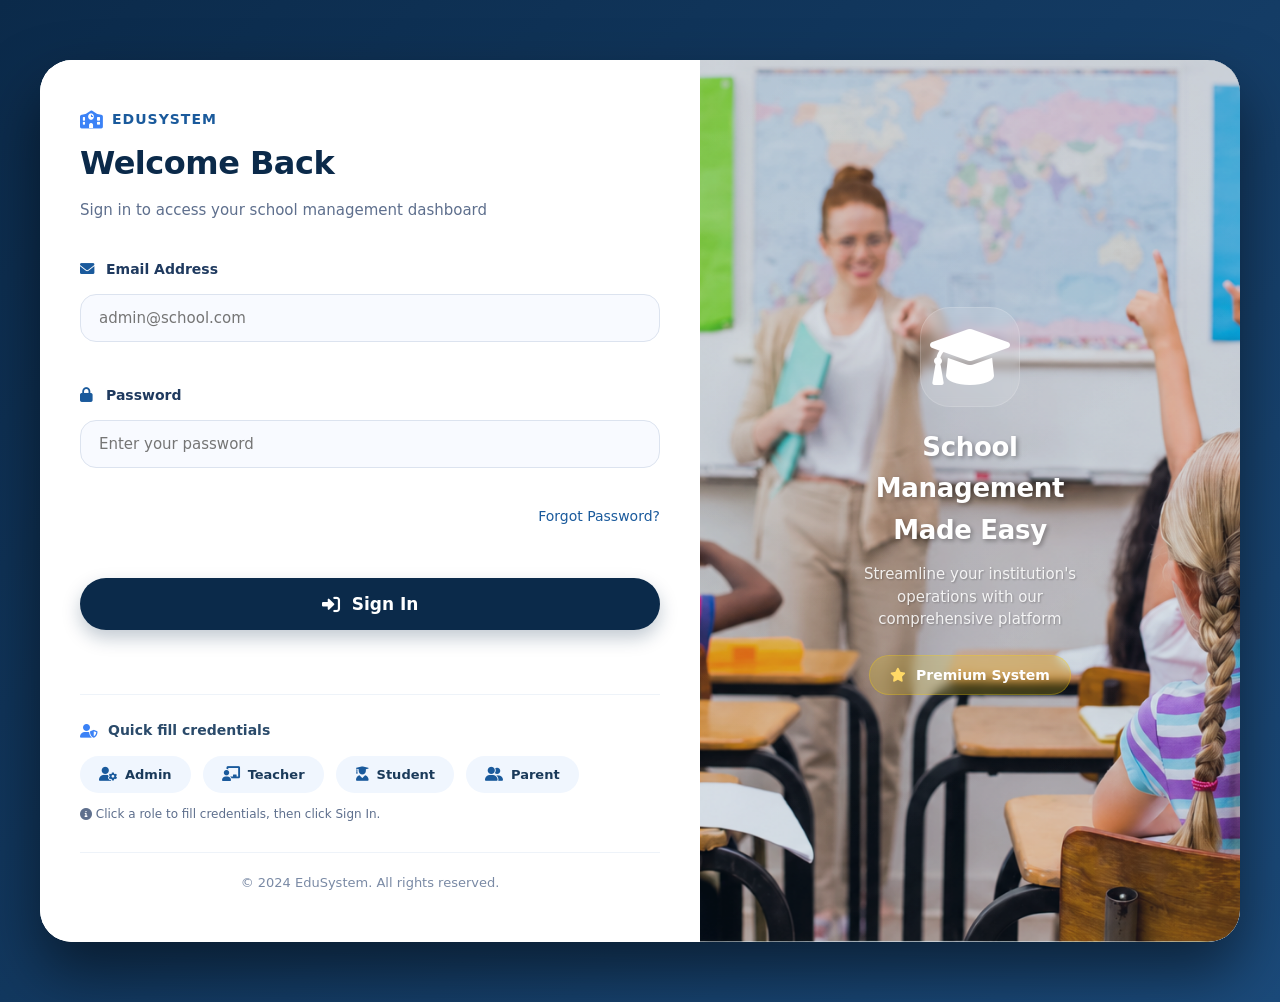
<file: examination.html>
<!DOCTYPE html>
<html lang="en">
<head>
    <meta charset="UTF-8">
    <meta name="viewport" content="width=device-width, initial-scale=1.0">
    <title>Examination · EduSystem</title>
    <link rel="stylesheet" href="https://cdnjs.cloudflare.com/ajax/libs/font-awesome/6.0.0-beta3/css/all.min.css">
    <style>
        /* ============================================================
           Examination page styles
           ============================================================ */
        *,
        *::before,
        *::after {
            box-sizing: border-box;
            margin: 0;
            padding: 0;
        }

        :root {
            --primary-color: #3b82f6;
            --primary-dark: #2563eb;
            --primary-light: #60a5fa;
            --secondary-color: #2c6e9e;
            --secondary-dark: #1e4b6e;
            --dark-bg: #1e293b;
            --sidebar-bg: #ffffff;
            --main-bg: #f8fafc;
            --card-bg: #ffffff;
            --text-primary: #0f172a;
            --text-secondary: #334155;
            --text-muted: #64748b;
            --text-light: #94a3b8;
            --border-light: #eef2f6;
            --border-medium: #e2e8f0;
            --success: #10b981;
            --warning: #f59e0b;
            --danger: #ef4444;
            --info: #3b82f6;
            --purple: #8b5cf6;
            --pink: #ec489a;
            --shadow-sm: 0 1px 3px rgba(0, 0, 0, 0.08);
            --shadow-md: 0 4px 12px rgba(0, 0, 0, 0.05);
            --shadow-lg: 0 25px 50px -12px rgba(0, 0, 0, 0.25);
            --spacing-sm: 8px;
            --spacing-md: 16px;
            --spacing-lg: 24px;
            --spacing-xl: 32px;
            --radius-sm: 8px;
            --radius-md: 12px;
            --radius-lg: 20px;
            --radius-xl: 24px;
            --radius-full: 40px;
            --transition-fast: 0.2s ease;
            --transition-normal: 0.3s ease;
        }

        body {
            font-family: 'Inter', 'Segoe UI', system-ui, -apple-system, sans-serif;
            background-color: #f0f2f5;
            display: flex;
            flex-direction: column;
            height: 100vh;
            overflow: hidden;
        }

        /* ---------- navbar ---------- */
        .navbar {
            background-color: var(--dark-bg);
            color: white;
            padding: 0 28px;
            height: 64px;
            display: flex;
            align-items: center;
            justify-content: space-between;
            box-shadow: var(--shadow-sm);
            z-index: 10;
            position: sticky;
            top: 0;
        }

        .logo {
            font-size: 1.5rem;
            font-weight: 600;
            letter-spacing: -0.3px;
            background: linear-gradient(135deg, #fff, var(--text-light));
            -webkit-background-clip: text;
            background-clip: text;
            color: transparent;
        }

        .logo i {
            background: none;
            -webkit-background-clip: unset;
            background-clip: unset;
            color: var(--text-light);
            margin-right: var(--spacing-sm);
        }

        .nav-links {
            display: flex;
            gap: var(--spacing-md);
        }

        .nav-links a {
            color: #e2e8f0;
            text-decoration: none;
            padding: var(--spacing-sm) var(--spacing-md);
            font-weight: 500;
            font-size: 0.95rem;
            transition: var(--transition-fast);
            cursor: pointer;
            border-radius: var(--radius-sm);
        }

        .nav-links a i {
            margin-right: 6px;
            font-size: 0.9rem;
        }

        .nav-links a:hover {
            color: white;
            background-color: rgba(255, 255, 255, 0.1);
        }

        /* ---------- app wrapper + sidebar ---------- */
        .app-wrapper {
            display: flex;
            flex: 1;
            overflow: hidden;
        }

        .sidebar {
            width: 260px;
            background-color: var(--sidebar-bg);
            border-right: 1px solid var(--border-light);
            display: flex;
            flex-direction: column;
            overflow-y: auto;
            box-shadow: 1px 0 0 rgba(0, 0, 0, 0.02);
        }

        .sidebar-nav {
            padding: var(--spacing-lg) 0 var(--spacing-xl) 0;
        }

        .sidebar-nav ul {
            list-style: none;
            padding: 0;
            margin: 0;
        }

        .sidebar-nav li {
            margin: 2px 0;
            cursor: pointer;
        }

        .sidebar-nav a {
            display: flex;
            align-items: center;
            padding: 10px 24px;
            color: var(--text-secondary);
            font-size: 0.95rem;
            font-weight: 500;
            text-decoration: none;
            transition: var(--transition-fast);
            gap: var(--spacing-md);
            cursor: pointer;
            position: relative;
        }

        .sidebar-nav a i {
            width: 22px;
            font-size: 1.1rem;
            color: #5b6e8c;
            transition: var(--transition-fast);
        }

        .sidebar-nav li.active a,
        .sidebar-nav a:hover {
            background-color: #f1f5f9;
            color: var(--secondary-color);
        }

        .sidebar-nav li.active a {
            border-left: 3px solid var(--secondary-color);
            padding-left: 21px;
        }

        .sidebar-nav a:hover {
            padding-left: 21px;
        }

        .sidebar-nav li.active a i,
        .sidebar-nav a:hover i {
            color: var(--secondary-color);
        }

        .sidebar::-webkit-scrollbar {
            width: 6px;
        }
        .sidebar::-webkit-scrollbar-track {
            background: var(--border-light);
        }
        .sidebar::-webkit-scrollbar-thumb {
            background: var(--text-light);
            border-radius: 3px;
        }

        /* ---------- main content ---------- */
        .main-content {
            flex: 1;
            overflow-y: auto;
            padding: 28px 32px;
            background: var(--main-bg);
        }

        .main-content::-webkit-scrollbar {
            width: 8px;
        }
        .main-content::-webkit-scrollbar-track {
            background: var(--border-light);
        }
        .main-content::-webkit-scrollbar-thumb {
            background: var(--text-light);
            border-radius: 4px;
        }

        /* ---------- examination specific ---------- */
        .exam-header {
            display: flex;
            justify-content: space-between;
            align-items: center;
            flex-wrap: wrap;
            gap: var(--spacing-md);
            margin-bottom: var(--spacing-lg);
        }

        .exam-header h1 {
            font-size: 1.8rem;
            font-weight: 600;
            color: var(--text-primary);
        }

        .exam-header .subtitle {
            color: var(--text-muted);
            font-size: 0.95rem;
            display: flex;
            align-items: center;
            gap: 6px;
        }

        .exam-header .subtitle i {
            color: var(--purple);
        }

        .header-actions {
            display: flex;
            gap: var(--spacing-sm);
            align-items: center;
        }

        .btn {
            display: inline-flex;
            align-items: center;
            gap: 6px;
            height: 36px;
            padding: 0 14px;
            border: 1px solid #d1d5db;
            border-radius: 8px;
            font-size: 13px;
            font-weight: 500;
            cursor: pointer;
            text-decoration: none;
            color: #374151;
            background: #fff;
            transition: background 0.15s, border-color 0.15s;
            white-space: nowrap;
        }

        .btn:hover {
            background: #f9fafb;
            border-color: #9ca3af;
        }

        .btn--primary {
            background: var(--primary-color);
            color: #fff;
            border-color: var(--primary-color);
        }
        .btn--primary:hover {
            background: var(--primary-dark);
            border-color: var(--primary-dark);
        }

        .btn--success {
            background: var(--success);
            color: #fff;
            border-color: var(--success);
        }
        .btn--success:hover {
            background: #059669;
            border-color: #059669;
        }

        .btn--purple {
            background: var(--purple);
            color: #fff;
            border-color: var(--purple);
        }
        .btn--purple:hover {
            background: #7c3aed;
            border-color: #7c3aed;
        }

        /* ----- exam stats cards ----- */
        .exam-stats-grid {
            display: grid;
            grid-template-columns: repeat(4, 1fr);
            gap: var(--spacing-lg);
            margin-bottom: 32px;
        }

        .stat-card-exam {
            background: var(--card-bg);
            border-radius: var(--radius-lg);
            padding: var(--spacing-lg);
            box-shadow: var(--shadow-md);
            border: 1px solid var(--border-light);
            transition: var(--transition-normal);
            position: relative;
            overflow: hidden;
        }

        .stat-card-exam::before {
            content: '';
            position: absolute;
            top: 0;
            left: 0;
            width: 100%;
            height: 4px;
        }

        .stat-card-exam:nth-child(1)::before {
            background: linear-gradient(90deg, var(--primary-color), var(--primary-light));
        }
        .stat-card-exam:nth-child(2)::before {
            background: linear-gradient(90deg, var(--success), #34d399);
        }
        .stat-card-exam:nth-child(3)::before {
            background: linear-gradient(90deg, var(--purple), #a78bfa);
        }
        .stat-card-exam:nth-child(4)::before {
            background: linear-gradient(90deg, var(--warning), #fbbf24);
        }

        .stat-card-exam:hover {
            transform: translateY(-4px);
            box-shadow: 0 8px 24px rgba(0, 0, 0, 0.12);
        }

        .stat-card-exam .stat-top {
            display: flex;
            align-items: center;
            justify-content: space-between;
            margin-bottom: var(--spacing-sm);
        }

        .stat-card-exam .stat-icon {
            font-size: 2rem;
            opacity: 0.8;
        }

        .stat-card-exam .stat-label {
            font-size: 0.8rem;
            font-weight: 600;
            text-transform: uppercase;
            letter-spacing: 0.5px;
            color: #5b6e8c;
        }

        .stat-card-exam .stat-number {
            font-size: 2.4rem;
            font-weight: 700;
            color: var(--text-primary);
            line-height: 1.2;
        }

        .stat-card-exam .stat-change {
            font-size: 0.75rem;
            display: inline-flex;
            align-items: center;
            gap: 4px;
            padding: 2px 10px;
            border-radius: var(--radius-full);
        }

        .stat-change.positive {
            background: #d1fae5;
            color: #065f46;
        }
        .stat-change.negative {
            background: #fee2e2;
            color: #991b1b;
        }
        .stat-change.neutral {
            background: #f3f4f6;
            color: #4b5563;
        }

        /* ----- quick actions ----- */
        .quick-actions-exam {
            display: grid;
            grid-template-columns: repeat(4, 1fr);
            gap: var(--spacing-md);
            margin-bottom: 32px;
        }

        .quick-action-exam {
            background: var(--card-bg);
            border-radius: var(--radius-md);
            padding: var(--spacing-lg);
            border: 1px solid var(--border-light);
            text-align: center;
            cursor: pointer;
            transition: var(--transition-normal);
        }

        .quick-action-exam:hover {
            transform: translateY(-4px);
            box-shadow: var(--shadow-md);
            border-color: var(--purple);
        }

        .quick-action-exam i {
            font-size: 2rem;
            color: var(--purple);
            margin-bottom: var(--spacing-sm);
        }

        .quick-action-exam h4 {
            font-size: 0.95rem;
            color: var(--text-primary);
            margin-bottom: 4px;
        }

        .quick-action-exam p {
            font-size: 0.8rem;
            color: var(--text-muted);
        }

        /* ----- upcoming exams ----- */
        .upcoming-exams {
            background: var(--card-bg);
            border-radius: var(--radius-xl);
            padding: var(--spacing-lg);
            border: 1px solid var(--border-light);
            box-shadow: var(--shadow-md);
            margin-bottom: var(--spacing-xl);
        }

        .section-title {
            font-size: 1.25rem;
            font-weight: 600;
            color: var(--text-primary);
            margin-bottom: 18px;
            display: flex;
            align-items: center;
            gap: var(--spacing-sm);
        }

        .section-title i {
            color: var(--purple);
        }

        .exam-grid {
            display: grid;
            grid-template-columns: repeat(auto-fill, minmax(280px, 1fr));
            gap: var(--spacing-lg);
        }

        .exam-card {
            background: var(--main-bg);
            border-radius: var(--radius-md);
            padding: var(--spacing-lg);
            border: 1px solid var(--border-light);
            transition: var(--transition-normal);
        }

        .exam-card:hover {
            border-color: var(--purple);
            box-shadow: var(--shadow-md);
        }

        .exam-card .exam-subject {
            font-weight: 600;
            font-size: 1.1rem;
            color: var(--text-primary);
            margin-bottom: 4px;
        }

        .exam-card .exam-class {
            font-size: 0.85rem;
            color: var(--text-muted);
            margin-bottom: var(--spacing-md);
        }

        .exam-card .exam-detail {
            display: flex;
            align-items: center;
            gap: var(--spacing-sm);
            font-size: 0.85rem;
            color: var(--text-secondary);
            margin-bottom: 4px;
        }

        .exam-card .exam-detail i {
            width: 18px;
            color: var(--purple);
        }

        .exam-card .exam-status {
            display: inline-block;
            padding: 2px 12px;
            border-radius: var(--radius-full);
            font-size: 0.75rem;
            font-weight: 600;
            margin-top: var(--spacing-sm);
        }

        .exam-status.upcoming {
            background: #dbeafe;
            color: #1e3a8a;
        }
        .exam-status.ongoing {
            background: #d1fae5;
            color: #065f46;
        }
        .exam-status.completed {
            background: #f3f4f6;
            color: #4b5563;
        }

        /* ----- results table ----- */
        .results-section {
            background: var(--card-bg);
            border-radius: var(--radius-xl);
            padding: var(--spacing-lg);
            border: 1px solid var(--border-light);
            box-shadow: var(--shadow-md);
            margin-bottom: var(--spacing-xl);
        }

        .table-controls {
            display: flex;
            justify-content: space-between;
            align-items: center;
            margin-bottom: var(--spacing-lg);
            flex-wrap: wrap;
            gap: var(--spacing-md);
        }

        .entries-selector {
            font-size: 0.85rem;
            color: var(--text-secondary);
            display: flex;
            align-items: center;
            gap: 10px;
        }

        .entries-selector select {
            padding: 6px 12px;
            border-radius: var(--radius-md);
            border: 1px solid var(--border-medium);
            background: white;
            font-weight: 500;
            cursor: pointer;
        }

        .exam-table {
            width: 100%;
            border-collapse: collapse;
            font-size: 0.9rem;
        }

        .exam-table th {
            text-align: left;
            padding: 14px 8px 12px 0;
            font-weight: 600;
            color: var(--text-secondary);
            border-bottom: 1px solid var(--border-medium);
        }

        .exam-table td {
            padding: 14px 8px 14px 0;
            border-bottom: 1px solid var(--border-light);
            color: var(--text-primary);
        }

        .exam-table tr:hover {
            background-color: #f8fafc;
        }

        .badge {
            display: inline-block;
            padding: 3px 10px;
            border-radius: 6px;
            font-size: 12px;
            font-weight: 500;
            white-space: nowrap;
        }

        .badge--grade-a {
            background: #d1fae5;
            color: #065f46;
        }
        .badge--grade-b {
            background: #dbeafe;
            color: #1e3a8a;
        }
        .badge--grade-c {
            background: #fef3c7;
            color: #92400e;
        }
        .badge--grade-d {
            background: #fee2e2;
            color: #991b1b;
        }
        .badge--grade-f {
            background: #f3f4f6;
            color: #4b5563;
        }

        .text-success {
            color: var(--success);
        }
        .text-danger {
            color: var(--danger);
        }
        .text-warning {
            color: var(--warning);
        }
        .text-purple {
            color: var(--purple);
        }

        /* ---------- responsive ---------- */
        @media (max-width: 1000px) {
            .exam-stats-grid {
                grid-template-columns: repeat(2, 1fr);
                gap: var(--spacing-md);
            }
            .quick-actions-exam {
                grid-template-columns: repeat(2, 1fr);
            }
            .main-content {
                padding: var(--spacing-lg);
            }
            .sidebar {
                width: 220px;
            }
        }

        @media (max-width: 700px) {
            .app-wrapper {
                flex-direction: column;
            }
            .sidebar {
                width: 100%;
                border-right: none;
                border-bottom: 1px solid var(--border-medium);
                max-height: 300px;
            }
            body {
                overflow: auto;
                height: auto;
            }
            .exam-stats-grid {
                grid-template-columns: 1fr;
                gap: var(--spacing-md);
            }
            .quick-actions-exam {
                grid-template-columns: 1fr 1fr;
            }
            .navbar {
                padding: 0 var(--spacing-md);
            }
            .nav-links {
                gap: var(--spacing-sm);
            }
            .nav-links a {
                padding: var(--spacing-sm) var(--spacing-sm);
            }
            .exam-grid {
                grid-template-columns: 1fr;
            }
        }

        @media (max-width: 480px) {
            .quick-actions-exam {
                grid-template-columns: 1fr;
            }
            .exam-header {
                flex-direction: column;
                align-items: flex-start;
            }
        }
    </style>
</head>
<body>

    <header class="navbar">
        <div class="logo"><i class="fas fa-school"></i> EduSystem</div>
        <div class="nav-links">
            <a href="index.html"><i class="fas fa-tachometer-alt"></i> Dashboard</a>
            <a href="#" id="profileNavLink"><i class="far fa-user-circle"></i> Profile</a>
            <a href="#" id="logoutBtnNav"><i class="fas fa-sign-out-alt"></i> Logout</a>
        </div>
    </header>

    <div class="app-wrapper">
        <aside class="sidebar">
            <div class="sidebar-nav">
                <ul>
                    <li class="nav-item" data-page="dashboard"><a href="index.html"><i class="fas fa-chalkboard-user"></i> Dashboard</a></li>
                    <li class="nav-item" data-page="users"><a href="users.html"><i class="fas fa-users"></i> Users</a></li>
                    <li class="nav-item" data-page="academic"><a href="academics.html"><i class="fas fa-book-open"></i> Academic</a></li>
                    <li class="nav-item active" data-page="examination"><a href="examination.html"><i class="fas fa-pen-alt"></i> Examination</a></li>
                    <li class="nav-item" data-page="accounting"><a href="accounting.html"><i class="fas fa-calculator"></i> Accounting</a></li>
                    <li class="nav-item" data-page="alumni"><a href="alumni.html"><i class="fas fa-graduation-cap"></i> Alumni</a></li>
                    <li class="nav-item" data-page="liveclass"><a href="#"><i class="fas fa-video"></i> Live class</a></li>
                    <li class="nav-item" data-page="backoffice"><a href="#"><i class="fas fa-archive"></i> Back office</a></li>
                    <li class="nav-item" data-page="onlinecourses"><a href="#"><i class="fas fa-laptop-code"></i> Online courses</a></li>
                    <li class="nav-item" data-page="settings"><a href="#"><i class="fas fa-sliders-h"></i> Settings</a></li>
                </ul>
            </div>
        </aside>

        <main class="main-content" id="mainContent">
            <!-- ========== EXAMINATION PAGE CONTENT ========== -->
            <div class="exam-header">
                <div>
                    <h1><i class="fas fa-pen-alt" style="color: var(--purple); margin-right: 8px;"></i>Examination</h1>
                    <div class="subtitle"><i class="fas fa-calendar-alt"></i> Academic Year 2025 · Semester 2</div>
                </div>
                <div class="header-actions">
                    <button class="btn btn--success" onclick="alert('Create new exam')"><i class="fas fa-plus"></i> Create Exam</button>
                    <button class="btn btn--purple" onclick="alert('Enter results')"><i class="fas fa-edit"></i> Enter Results</button>
                    <button class="btn" onclick="alert('Generate report')"><i class="fas fa-file-pdf"></i> Report</button>
                </div>
            </div>

            <!-- Stats Cards -->
            <div class="exam-stats-grid">
                <div class="stat-card-exam">
                    <div class="stat-top">
                        <span class="stat-label">Total Exams</span>
                        <i class="fas fa-file-alt stat-icon" style="color: var(--primary-color);"></i>
                    </div>
                    <div class="stat-number">24</div>
                    <span class="stat-change positive"><i class="fas fa-arrow-up"></i> +6 this term</span>
                </div>
                <div class="stat-card-exam">
                    <div class="stat-top">
                        <span class="stat-label">Pass Rate</span>
                        <i class="fas fa-check-circle stat-icon" style="color: var(--success);"></i>
                    </div>
                    <div class="stat-number">89%</div>
                    <span class="stat-change positive"><i class="fas fa-arrow-up"></i> +3.2%</span>
                </div>
                <div class="stat-card-exam">
                    <div class="stat-top">
                        <span class="stat-label">Students</span>
                        <i class="fas fa-user-graduate stat-icon" style="color: var(--purple);"></i>
                    </div>
                    <div class="stat-number">1,284</div>
                    <span class="stat-change neutral"><i class="fas fa-minus"></i> 0.5%</span>
                </div>
                <div class="stat-card-exam">
                    <div class="stat-top">
                        <span class="stat-label">Upcoming</span>
                        <i class="fas fa-clock stat-icon" style="color: var(--warning);"></i>
                    </div>
                    <div class="stat-number">8</div>
                    <span class="stat-change negative"><i class="fas fa-arrow-up"></i> +2</span>
                </div>
            </div>

            <!-- Quick Actions -->
            <div class="quick-actions-exam">
                <div class="quick-action-exam" onclick="alert('Schedule new exam')">
                    <i class="fas fa-calendar-plus"></i>
                    <h4>Schedule Exam</h4>
                    <p>Create exam timetable</p>
                </div>
                <div class="quick-action-exam" onclick="alert('Upload question papers')">
                    <i class="fas fa-upload"></i>
                    <h4>Upload Papers</h4>
                    <p>Upload question papers</p>
                </div>
                <div class="quick-action-exam" onclick="alert('Enter student results')">
                    <i class="fas fa-edit"></i>
                    <h4>Enter Results</h4>
                    <p>Record student grades</p>
                </div>
                <div class="quick-action-exam" onclick="alert('Generate report cards')">
                    <i class="fas fa-print"></i>
                    <h4>Report Cards</h4>
                    <p>Print student report cards</p>
                </div>
            </div>

            <!-- Upcoming Exams -->
            <div class="upcoming-exams">
                <div class="section-title">
                    <i class="fas fa-calendar-check"></i> Upcoming Examinations
                </div>
                <div class="exam-grid">
                    <div class="exam-card">
                        <div class="exam-subject">Mathematics</div>
                        <div class="exam-class">Grade 10 A & B</div>
                        <div class="exam-detail"><i class="fas fa-calendar-day"></i> July 15, 2025</div>
                        <div class="exam-detail"><i class="fas fa-clock"></i> 8:00 AM - 10:00 AM</div>
                        <div class="exam-detail"><i class="fas fa-user"></i> Mr. Ochieng</div>
                        <span class="exam-status upcoming">Upcoming</span>
                    </div>
                    <div class="exam-card">
                        <div class="exam-subject">English</div>
                        <div class="exam-class">Grade 11 A & B</div>
                        <div class="exam-detail"><i class="fas fa-calendar-day"></i> July 16, 2025</div>
                        <div class="exam-detail"><i class="fas fa-clock"></i> 10:30 AM - 12:30 PM</div>
                        <div class="exam-detail"><i class="fas fa-user"></i> Mrs. Akinyi</div>
                        <span class="exam-status upcoming">Upcoming</span>
                    </div>
                    <div class="exam-card">
                        <div class="exam-subject">Biology</div>
                        <div class="exam-class">Grade 12 A</div>
                        <div class="exam-detail"><i class="fas fa-calendar-day"></i> July 18, 2025</div>
                        <div class="exam-detail"><i class="fas fa-clock"></i> 8:00 AM - 10:00 AM</div>
                        <div class="exam-detail"><i class="fas fa-user"></i> Dr. Njoroge</div>
                        <span class="exam-status upcoming">Upcoming</span>
                    </div>
                    <div class="exam-card">
                        <div class="exam-subject">Chemistry</div>
                        <div class="exam-class">Grade 11 A & B</div>
                        <div class="exam-detail"><i class="fas fa-calendar-day"></i> July 19, 2025</div>
                        <div class="exam-detail"><i class="fas fa-clock"></i> 10:30 AM - 12:30 PM</div>
                        <div class="exam-detail"><i class="fas fa-user"></i> Ms. Kamau</div>
                        <span class="exam-status upcoming">Upcoming</span>
                    </div>
                </div>
            </div>

            <!-- Results Table -->
            <div class="results-section">
                <div class="section-title">
                    <i class="fas fa-chart-bar"></i> Recent Results
                </div>
                <div class="table-controls">
                    <div class="entries-selector">
                        <span>Show</span>
                        <select>
                            <option>10</option>
                            <option selected>25</option>
                            <option>50</option>
                        </select>
                        <span>entries</span>
                    </div>
                    <div style="display:flex; gap:8px;">
                        <input type="text" placeholder="Search results..." style="padding:6px 12px; border:1px solid var(--border-medium); border-radius:var(--radius-sm);">
                        <button class="btn" onclick="alert('Filter results')"><i class="fas fa-filter"></i> Filter</button>
                    </div>
                </div>
                <table class="exam-table">
                    <thead>
                        <tr>
                            <th>Student</th>
                            <th>Subject</th>
                            <th>Score</th>
                            <th>Grade</th>
                            <th>Status</th>
                            <th>Action</th>
                        </tr>
                    </thead>
                    <tbody>
                        <tr>
                            <td><strong>Abdi Hassan</strong></td>
                            <td>Mathematics</td>
                            <td>78/100</td>
                            <td><span class="badge badge--grade-b">B+</span></td>
                            <td><span class="badge badge--grade-b">Passed</span></td>
                            <td><button class="btn" style="height:28px; padding:0 10px; font-size:11px;" onclick="alert('View details')">View</button></td>
                        </tr>
                        <tr>
                            <td><strong>Wanjiru Muthoni</strong></td>
                            <td>English</td>
                            <td>92/100</td>
                            <td><span class="badge badge--grade-a">A</span></td>
                            <td><span class="badge badge--grade-a">Passed</span></td>
                            <td><button class="btn" style="height:28px; padding:0 10px; font-size:11px;" onclick="alert('View details')">View</button></td>
                        </tr>
                        <tr>
                            <td><strong>Omondi Otieno</strong></td>
                            <td>Biology</td>
                            <td>58/100</td>
                            <td><span class="badge badge--grade-c">C</span></td>
                            <td><span class="badge badge--grade-c">Passed</span></td>
                            <td><button class="btn" style="height:28px; padding:0 10px; font-size:11px;" onclick="alert('View details')">View</button></td>
                        </tr>
                        <tr>
                            <td><strong>Njeri Kamau</strong></td>
                            <td>Chemistry</td>
                            <td>81/100</td>
                            <td><span class="badge badge--grade-b">B</span></td>
                            <td><span class="badge badge--grade-b">Passed</span></td>
                            <td><button class="btn" style="height:28px; padding:0 10px; font-size:11px;" onclick="alert('View details')">View</button></td>
                        </tr>
                        <tr>
                            <td><strong>Kiprop Kimutai</strong></td>
                            <td>Mathematics</td>
                            <td>45/100</td>
                            <td><span class="badge badge--grade-d">D</span></td>
                            <td><span class="badge badge--grade-d">Failed</span></td>
                            <td><button class="btn" style="height:28px; padding:0 10px; font-size:11px;" onclick="alert('View details')">View</button></td>
                        </tr>
                        <tr>
                            <td><strong>Faith Akinyi</strong></td>
                            <td>English</td>
                            <td>88/100</td>
                            <td><span class="badge badge--grade-a">A-</span></td>
                            <td><span class="badge badge--grade-a">Passed</span></td>
                            <td><button class="btn" style="height:28px; padding:0 10px; font-size:11px;" onclick="alert('View details')">View</button></td>
                        </tr>
                    </tbody>
                </table>
                <div style="margin-top:12px; font-size:0.8rem; color:var(--text-muted);">Showing 1 to 6 of 156 results</div>
            </div>

            <!-- Footer -->
            <div style="display: flex; gap: var(--spacing-md); flex-wrap: wrap; justify-content: space-between; margin-top: 32px; padding-top: 16px; border-top: 1px solid var(--border-light);">
                <span style="font-size:0.8rem; color:var(--text-muted);"><i class="fas fa-clock"></i> Last updated: today 16:20</span>
                <a href="index.html" style="color: var(--secondary-color); text-decoration: none; font-weight:500;"><i class="fas fa-arrow-left"></i> Back to Dashboard</a>
            </div>
        </main>
    </div>

    <script>
        // ==================== AUTHENTICATION ====================
        function isLoggedIn() {
            return sessionStorage.getItem('loggedIn') === 'true';
        }

        function checkAuth() {
            if (!isLoggedIn()) {
                window.location.href = 'login.html';
                return false;
            }
            return true;
        }

        function logout() {
            sessionStorage.clear();
            window.location.href = 'login.html';
        }

        // ==================== INITIALIZATION ====================
        document.addEventListener('DOMContentLoaded', function() {
            if (!checkAuth()) return;

            // Logout
            document.getElementById('logoutBtnNav').addEventListener('click', function(e) {
                e.preventDefault();
                logout();
            });

            // Profile placeholder
            document.getElementById('profileNavLink').addEventListener('click', function(e) {
                e.preventDefault();
                alert('Profile page (coming soon)');
            });

            // Highlight active sidebar item
            document.querySelectorAll('.nav-item').forEach(item => {
                if (item.dataset.page === 'examination') {
                    item.classList.add('active');
                } else {
                    item.classList.remove('active');
                }
            });
        });

        // Handle browser back/forward
        window.addEventListener('pageshow', function(event) {
            if (event.persisted || (window.performance && window.performance.navigation.type === 2)) {
                checkAuth();
            }
        });
    </script>

</body>
</html>
</file>
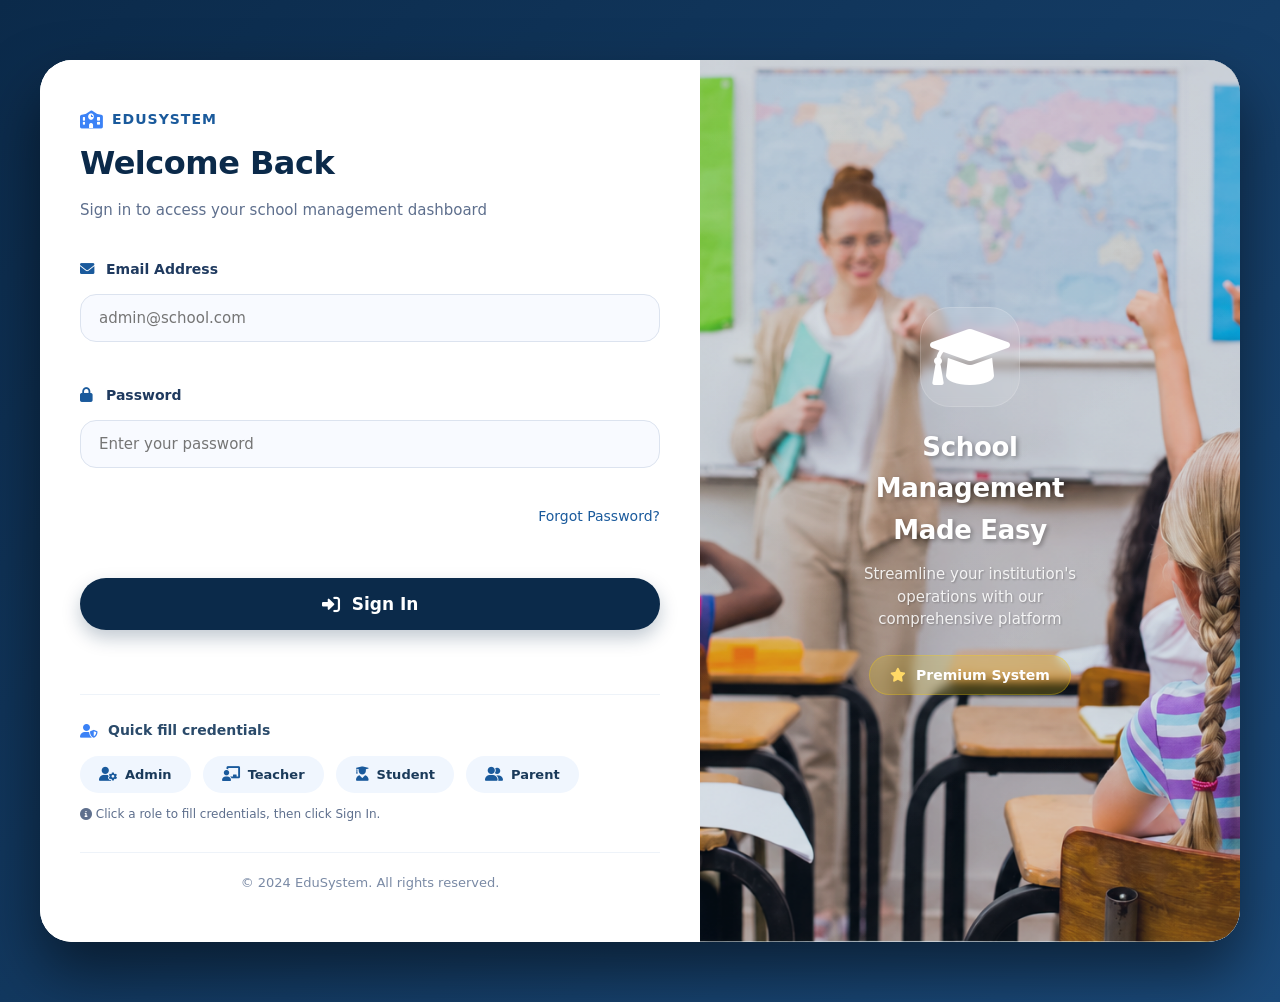
<file: liveclass.html>
<!DOCTYPE html>
<html lang="en">
<head>
    <meta charset="UTF-8">
    <meta name="viewport" content="width=device-width, initial-scale=1.0">
    <title>Live Class · EduSystem</title>
    <link rel="stylesheet" href="https://cdnjs.cloudflare.com/ajax/libs/font-awesome/6.0.0-beta3/css/all.min.css">
    <style>
        /* ============================================================
           MODERN STYLES - Matching Dashboard Design Language
           ============================================================ */
        *,
        *::before,
        *::after {
            box-sizing: border-box;
            margin: 0;
            padding: 0;
        }

        :root {
            --primary-color: #3b82f6;
            --primary-dark: #2563eb;
            --primary-light: #60a5fa;
            --secondary-color: #2c6e9e;
            --secondary-dark: #1e4b6e;
            --dark-bg: #1e293b;
            --sidebar-bg: #ffffff;
            --main-bg: #f8fafc;
            --card-bg: #ffffff;
            --text-primary: #0f172a;
            --text-secondary: #334155;
            --text-muted: #64748b;
            --text-light: #94a3b8;
            --border-light: #eef2f6;
            --border-medium: #e2e8f0;
            --success: #10b981;
            --warning: #f59e0b;
            --danger: #ef4444;
            --info: #3b82f6;
            --purple: #8b5cf6;
            --pink: #ec489a;
            --shadow-sm: 0 1px 3px rgba(0, 0, 0, 0.06);
            --shadow-md: 0 4px 12px rgba(0, 0, 0, 0.05);
            --shadow-lg: 0 8px 24px rgba(0, 0, 0, 0.08);
            --radius-sm: 8px;
            --radius-md: 10px;
            --radius-lg: 16px;
            --radius-xl: 20px;
            --radius-full: 40px;
            --transition-fast: 0.2s ease;
            --transition-normal: 0.3s ease;
        }

        body {
            font-family: 'Inter', 'Segoe UI', system-ui, -apple-system, sans-serif;
            background-color: #f0f2f5;
            display: flex;
            flex-direction: column;
            height: 100vh;
            overflow: hidden;
        }

        /* ---------- NAVBAR (matching dashboard) ---------- */
        .navbar {
            background: white;
            padding: 0 32px;
            height: 64px;
            display: flex;
            align-items: center;
            justify-content: space-between;
            border-bottom: 1px solid #e2e8f0;
            position: sticky;
            top: 0;
            z-index: 100;
            box-shadow: 0 1px 2px rgba(0, 0, 0, 0.04);
        }

        .logo {
            font-size: 20px;
            font-weight: 700;
            color: #1e293b;
            display: flex;
            align-items: center;
            gap: 10px;
        }

        .logo i {
            color: #3b82f6;
        }

        .nav-links {
            display: flex;
            align-items: center;
            gap: 24px;
        }

        .nav-links a {
            text-decoration: none;
            color: #64748b;
            font-size: 14px;
            font-weight: 500;
            transition: color 0.2s;
            display: flex;
            align-items: center;
            gap: 6px;
        }

        .nav-links a:hover {
            color: #1e293b;
        }

        /* ---------- APP WRAPPER + SIDEBAR ---------- */
        .app-wrapper {
            display: flex;
            flex: 1;
            overflow: hidden;
        }

        .sidebar {
            width: 250px;
            background: white;
            border-right: 1px solid #e2e8f0;
            padding: 20px 0;
            overflow-y: auto;
            flex-shrink: 0;
        }

        .sidebar-nav ul {
            list-style: none;
            padding: 0;
            margin: 0;
        }

        .sidebar-nav li {
            padding: 0 16px;
            margin-bottom: 2px;
        }

        .sidebar-nav li a {
            display: flex;
            align-items: center;
            gap: 12px;
            padding: 10px 14px;
            color: #64748b;
            text-decoration: none;
            border-radius: 8px;
            font-size: 14px;
            font-weight: 500;
            transition: all 0.2s;
        }

        .sidebar-nav li a:hover {
            background: #f1f5f9;
            color: #1e293b;
        }

        .sidebar-nav li.active a {
            background: #3b82f6;
            color: white;
        }

        .sidebar-nav li.active a i {
            color: white;
        }

        .sidebar-nav li a i {
            width: 20px;
            font-size: 16px;
            color: #94a3b8;
        }

        .sidebar-nav li.active a i {
            color: white;
        }

        /* ---------- MAIN CONTENT ---------- */
        .main-content {
            flex: 1;
            overflow-y: auto;
            padding: 32px;
            background: #f8fafc;
        }

        .main-content::-webkit-scrollbar {
            width: 8px;
        }
        .main-content::-webkit-scrollbar-track {
            background: #f1f5f9;
        }
        .main-content::-webkit-scrollbar-thumb {
            background: #cbd5e1;
            border-radius: 4px;
        }
        .main-content::-webkit-scrollbar-thumb:hover {
            background: #94a3b8;
        }

        /* ---------- LIVE CLASS HEADER ---------- */
        .live-header {
            display: flex;
            justify-content: space-between;
            align-items: flex-start;
            flex-wrap: wrap;
            gap: 16px;
            margin-bottom: 28px;
        }

        .live-header h1 {
            font-size: 28px;
            font-weight: 700;
            color: #0f172a;
            display: flex;
            align-items: center;
            gap: 10px;
        }

        .live-header h1 i {
            color: #3b82f6;
        }

        .live-header .subtitle {
            color: #64748b;
            font-size: 14px;
            display: flex;
            align-items: center;
            gap: 12px;
            margin-top: 4px;
            flex-wrap: wrap;
        }

        .header-actions {
            display: flex;
            gap: 10px;
            align-items: center;
            flex-wrap: wrap;
        }

        /* ---------- BUTTONS ---------- */
        .btn {
            padding: 8px 18px;
            border: none;
            border-radius: 8px;
            font-size: 14px;
            font-weight: 500;
            cursor: pointer;
            transition: all 0.2s;
            display: inline-flex;
            align-items: center;
            gap: 6px;
            text-decoration: none;
            background: #f1f5f9;
            color: #1e293b;
        }

        .btn:hover {
            transform: translateY(-1px);
            box-shadow: 0 4px 12px rgba(0, 0, 0, 0.08);
        }

        .btn--primary {
            background: #3b82f6;
            color: white;
        }

        .btn--primary:hover {
            background: #2563eb;
            box-shadow: 0 4px 12px rgba(59, 130, 246, 0.3);
        }

        .btn--success {
            background: #10b981;
            color: white;
        }

        .btn--success:hover {
            background: #059669;
            box-shadow: 0 4px 12px rgba(16, 185, 129, 0.3);
        }

        .btn--danger {
            background: #ef4444;
            color: white;
        }

        .btn--danger:hover {
            background: #dc2626;
            box-shadow: 0 4px 12px rgba(239, 68, 68, 0.3);
        }

        .btn--purple {
            background: #8b5cf6;
            color: white;
        }

        .btn--purple:hover {
            background: #7c3aed;
            box-shadow: 0 4px 12px rgba(139, 92, 246, 0.3);
        }

        /* ---------- STATUS INDICATOR ---------- */
        .status-indicator {
            display: inline-flex;
            align-items: center;
            gap: 6px;
            padding: 4px 14px;
            border-radius: 40px;
            font-size: 13px;
            font-weight: 600;
        }

        .status-indicator.live {
            background: #fee2e2;
            color: #991b1b;
        }

        .status-indicator.live .dot {
            animation: pulse 1.5s infinite;
        }

        .status-indicator.recording {
            background: #d1fae5;
            color: #065f46;
        }

        @keyframes pulse {
            0%, 100% { opacity: 1; }
            50% { opacity: 0.2; }
        }

        .dot {
            width: 8px;
            height: 8px;
            border-radius: 50%;
            background: currentColor;
            display: inline-block;
        }

        /* ---------- VIDEO GRID ---------- */
        .video-grid {
            display: grid;
            grid-template-columns: 1fr 1fr;
            gap: 20px;
            margin-bottom: 24px;
            min-height: 400px;
        }

        .video-container {
            background: #0f172a;
            border-radius: 12px;
            overflow: hidden;
            position: relative;
            aspect-ratio: 16/9;
            border: 2px solid #e2e8f0;
            transition: all 0.3s ease;
        }

        .video-container.active-speaker {
            border-color: #3b82f6;
            border-width: 3px;
            box-shadow: 0 0 20px rgba(59, 130, 246, 0.3);
        }

        .video-container video {
            width: 100%;
            height: 100%;
            object-fit: cover;
            background: #0f172a;
        }

        .video-container .video-overlay {
            position: absolute;
            bottom: 0;
            left: 0;
            right: 0;
            padding: 16px;
            background: linear-gradient(transparent, rgba(0,0,0,0.7));
            color: white;
        }

        .video-container .video-overlay .participant-name {
            font-weight: 600;
            font-size: 14px;
            display: flex;
            align-items: center;
            gap: 6px;
        }

        .video-container .video-overlay .participant-status {
            font-size: 12px;
            opacity: 0.8;
        }

        .video-container .video-controls-overlay {
            position: absolute;
            top: 50%;
            left: 50%;
            transform: translate(-50%, -50%);
            display: none;
            gap: 12px;
            background: rgba(0,0,0,0.5);
            padding: 16px;
            border-radius: 12px;
            backdrop-filter: blur(8px);
        }

        .video-container:hover .video-controls-overlay {
            display: flex;
        }

        .video-container .video-controls-overlay .control-btn {
            width: 44px;
            height: 44px;
            border-radius: 50%;
            border: none;
            background: rgba(255,255,255,0.15);
            color: white;
            font-size: 16px;
            cursor: pointer;
            transition: all 0.2s;
            display: flex;
            align-items: center;
            justify-content: center;
        }

        .video-container .video-controls-overlay .control-btn:hover {
            background: rgba(255,255,255,0.3);
            transform: scale(1.1);
        }

        .video-container .video-controls-overlay .control-btn.danger {
            background: rgba(239, 68, 68, 0.7);
        }

        .video-container .video-controls-overlay .control-btn.danger:hover {
            background: rgba(239, 68, 68, 0.9);
        }

        /* ---------- PARTICIPANTS ---------- */
        .participants-bar {
            display: flex;
            justify-content: space-between;
            align-items: center;
            margin-bottom: 20px;
            flex-wrap: wrap;
            gap: 12px;
        }

        .participants-list {
            display: flex;
            gap: 8px;
            flex-wrap: wrap;
        }

        .participant-badge {
            display: flex;
            align-items: center;
            gap: 6px;
            padding: 4px 12px;
            background: #f8fafc;
            border-radius: 40px;
            font-size: 13px;
            border: 1px solid #f1f5f9;
            color: #1e293b;
        }

        .participant-badge .online-dot {
            width: 8px;
            height: 8px;
            border-radius: 50%;
            background: #10b981;
            display: inline-block;
        }

        .participant-badge .offline-dot {
            width: 8px;
            height: 8px;
            border-radius: 50%;
            background: #94a3b8;
            display: inline-block;
        }

        .participant-badge .host-badge {
            font-size: 10px;
            background: #3b82f6;
            color: white;
            padding: 1px 8px;
            border-radius: 20px;
            font-weight: 600;
        }

        .participant-badge .muted-icon {
            color: #ef4444;
            font-size: 12px;
        }

        .participants-bar .timer {
            font-size: 14px;
            color: #64748b;
        }

        /* ---------- LIVE CONTROLS ---------- */
        .live-controls {
            display: flex;
            justify-content: center;
            align-items: center;
            gap: 12px;
            padding: 12px 24px;
            background: white;
            border-radius: 40px;
            box-shadow: 0 2px 8px rgba(0, 0, 0, 0.06);
            margin-bottom: 24px;
            flex-wrap: wrap;
            border: 1px solid #f1f5f9;
        }

        .live-controls .control-btn {
            width: 44px;
            height: 44px;
            border-radius: 50%;
            border: 1px solid #e2e8f0;
            background: white;
            cursor: pointer;
            transition: all 0.2s;
            font-size: 16px;
            color: #64748b;
            display: flex;
            align-items: center;
            justify-content: center;
        }

        .live-controls .control-btn:hover {
            background: #f1f5f9;
            border-color: #3b82f6;
            color: #3b82f6;
            transform: translateY(-2px);
        }

        .live-controls .control-btn.active {
            background: #3b82f6;
            color: white;
            border-color: #3b82f6;
        }

        .live-controls .control-btn.active:hover {
            background: #2563eb;
        }

        .live-controls .control-btn.danger {
            border-color: #ef4444;
            color: #ef4444;
        }

        .live-controls .control-btn.danger:hover {
            background: #ef4444;
            color: white;
        }

        .live-controls .control-btn.end-call {
            width: auto;
            padding: 0 24px;
            border-radius: 40px;
            background: #ef4444;
            color: white;
            border-color: #ef4444;
            font-weight: 600;
            font-size: 14px;
            gap: 8px;
        }

        .live-controls .control-btn.end-call:hover {
            background: #dc2626;
            border-color: #dc2626;
            transform: translateY(-2px);
            box-shadow: 0 4px 12px rgba(239, 68, 68, 0.3);
        }

        /* ---------- CHAT SECTION ---------- */
        .chat-section {
            background: white;
            padding: 24px;
            border-radius: 12px;
            border: 1px solid #f1f5f9;
            box-shadow: 0 1px 3px rgba(0, 0, 0, 0.06);
            margin-bottom: 24px;
        }

        .section-title {
            font-size: 18px;
            font-weight: 600;
            color: #0f172a;
            margin-bottom: 16px;
            display: flex;
            align-items: center;
            gap: 10px;
        }

        .section-title i {
            color: #3b82f6;
        }

        .section-title .badge-count {
            font-size: 12px;
            font-weight: 500;
            color: #64748b;
            margin-left: 4px;
        }

        .chat-container {
            display: flex;
            flex-direction: column;
            height: 280px;
            background: #f8fafc;
            border-radius: 10px;
            padding: 16px;
            border: 1px solid #f1f5f9;
        }

        .chat-messages {
            flex: 1;
            overflow-y: auto;
            margin-bottom: 12px;
        }

        .chat-messages::-webkit-scrollbar {
            width: 6px;
        }
        .chat-messages::-webkit-scrollbar-track {
            background: #f1f5f9;
        }
        .chat-messages::-webkit-scrollbar-thumb {
            background: #cbd5e1;
            border-radius: 3px;
        }

        .chat-message {
            display: flex;
            align-items: flex-start;
            gap: 10px;
            margin-bottom: 12px;
        }

        .chat-message .avatar {
            width: 32px;
            height: 32px;
            border-radius: 50%;
            display: flex;
            align-items: center;
            justify-content: center;
            font-weight: 600;
            font-size: 12px;
            color: white;
            flex-shrink: 0;
        }

        .chat-message .message-content {
            background: white;
            padding: 8px 14px;
            border-radius: 10px;
            max-width: 80%;
            box-shadow: 0 1px 3px rgba(0, 0, 0, 0.04);
        }

        .chat-message .message-content .sender {
            font-weight: 600;
            font-size: 13px;
            color: #0f172a;
        }

        .chat-message .message-content .text {
            font-size: 14px;
            color: #1e293b;
            margin-top: 2px;
        }

        .chat-message .message-content .time {
            font-size: 11px;
            color: #94a3b8;
            margin-top: 4px;
        }

        .chat-message.self {
            flex-direction: row-reverse;
        }

        .chat-message.self .message-content {
            background: #3b82f6;
            color: white;
        }

        .chat-message.self .message-content .sender,
        .chat-message.self .message-content .text,
        .chat-message.self .message-content .time {
            color: white;
        }

        .chat-input {
            display: flex;
            gap: 10px;
        }

        .chat-input input {
            flex: 1;
            padding: 10px 16px;
            border: 1px solid #e2e8f0;
            border-radius: 40px;
            font-size: 14px;
            outline: none;
            font-family: inherit;
            background: white;
            transition: all 0.2s;
        }

        .chat-input input:focus {
            border-color: #3b82f6;
            box-shadow: 0 0 0 3px rgba(59, 130, 246, 0.1);
        }

        .chat-input .send-btn {
            padding: 10px 24px;
            border: none;
            background: #3b82f6;
            color: white;
            border-radius: 40px;
            cursor: pointer;
            transition: all 0.2s;
            font-weight: 600;
            font-size: 14px;
            display: flex;
            align-items: center;
            gap: 6px;
        }

        .chat-input .send-btn:hover {
            background: #2563eb;
            transform: translateY(-1px);
            box-shadow: 0 4px 12px rgba(59, 130, 246, 0.3);
        }

        /* ---------- WHITEBOARD SECTION ---------- */
        .whiteboard-section {
            background: white;
            padding: 24px;
            border-radius: 12px;
            border: 1px solid #f1f5f9;
            box-shadow: 0 1px 3px rgba(0, 0, 0, 0.06);
            margin-bottom: 24px;
        }

        .whiteboard-container {
            background: white;
            border-radius: 10px;
            height: 300px;
            border: 1px solid #e2e8f0;
            position: relative;
            overflow: hidden;
        }

        .whiteboard-container canvas {
            width: 100%;
            height: 100%;
            display: block;
            cursor: crosshair;
        }

        .whiteboard-tools {
            display: flex;
            gap: 8px;
            padding: 12px;
            background: #f8fafc;
            border-radius: 10px;
            margin-top: 12px;
            flex-wrap: wrap;
            align-items: center;
            border: 1px solid #f1f5f9;
        }

        .whiteboard-tools .tool-btn {
            width: 38px;
            height: 38px;
            border-radius: 8px;
            border: 1px solid #e2e8f0;
            background: white;
            cursor: pointer;
            transition: all 0.2s;
            display: flex;
            align-items: center;
            justify-content: center;
            font-size: 14px;
            color: #64748b;
        }

        .whiteboard-tools .tool-btn:hover {
            background: #f1f5f9;
            border-color: #3b82f6;
            color: #3b82f6;
        }

        .whiteboard-tools .tool-btn.active {
            background: #3b82f6;
            color: white;
            border-color: #3b82f6;
        }

        .whiteboard-tools .tool-btn .color-picker {
            width: 20px;
            height: 20px;
            border: none;
            border-radius: 50%;
            cursor: pointer;
            padding: 0;
        }

        .whiteboard-tools .tool-btn .color-picker::-webkit-color-swatch-wrapper {
            padding: 0;
        }

        .whiteboard-tools .tool-btn .color-picker::-webkit-color-swatch {
            border: none;
            border-radius: 50%;
        }

        .whiteboard-tools .tool-label {
            font-size: 12px;
            color: #94a3b8;
            margin-left: 4px;
        }

        /* ---------- FOOTER ---------- */
        .footer-actions {
            display: flex;
            justify-content: space-between;
            align-items: center;
            flex-wrap: wrap;
            gap: 16px;
            padding-top: 16px;
            border-top: 1px solid #f1f5f9;
        }

        .footer-actions .timestamp {
            font-size: 13px;
            color: #94a3b8;
        }

        .footer-actions .back-link {
            color: #3b82f6;
            text-decoration: none;
            font-weight: 500;
            transition: color 0.2s;
            display: flex;
            align-items: center;
            gap: 6px;
        }

        .footer-actions .back-link:hover {
            color: #2563eb;
        }

        /* ---------- NOTIFICATION ---------- */
        .custom-notification {
            position: fixed;
            bottom: 24px;
            right: 24px;
            padding: 14px 24px;
            border-radius: 10px;
            color: white;
            box-shadow: 0 8px 24px rgba(0, 0, 0, 0.15);
            z-index: 9999;
            font-size: 14px;
            animation: slideUp 0.3s ease;
            max-width: 400px;
            font-weight: 500;
        }

        @keyframes slideUp {
            from { transform: translateY(20px); opacity: 0; }
            to { transform: translateY(0); opacity: 1; }
        }

        /* ---------- RESPONSIVE ---------- */
        @media (max-width: 1024px) {
            .video-grid {
                grid-template-columns: 1fr;
                min-height: 300px;
            }
        }

        @media (max-width: 768px) {
            .sidebar {
                display: none;
            }
            
            .main-content {
                padding: 16px;
            }
            
            .live-header {
                flex-direction: column;
                align-items: flex-start;
            }
            
            .header-actions {
                width: 100%;
            }
            
            .header-actions .btn {
                flex: 1;
                justify-content: center;
                font-size: 12px;
                padding: 6px 12px;
            }
            
            .video-grid {
                gap: 12px;
                min-height: 250px;
            }
            
            .video-container {
                aspect-ratio: 4/3;
            }
            
            .live-controls {
                gap: 8px;
                padding: 10px 16px;
            }
            
            .live-controls .control-btn {
                width: 38px;
                height: 38px;
                font-size: 14px;
            }
            
            .live-controls .control-btn.end-call {
                padding: 0 16px;
                font-size: 12px;
            }
            
            .participants-bar {
                flex-direction: column;
                align-items: flex-start;
            }
            
            .chat-container {
                height: 200px;
            }
            
            .whiteboard-container {
                height: 200px;
            }
            
            .footer-actions {
                flex-direction: column;
                align-items: center;
                text-align: center;
            }
            
            .navbar {
                padding: 0 16px;
            }
            
            .nav-links {
                gap: 12px;
            }
            
            .nav-links a {
                font-size: 12px;
            }
        }

        @media (max-width: 480px) {
            .live-header h1 {
                font-size: 22px;
            }
            
            .live-controls .control-btn {
                width: 34px;
                height: 34px;
                font-size: 12px;
            }
            
            .live-controls .control-btn.end-call {
                padding: 0 12px;
                font-size: 11px;
            }
            
            .participant-badge {
                font-size: 11px;
                padding: 2px 10px;
            }
            
            .chat-message .message-content {
                max-width: 90%;
            }
            
            .whiteboard-tools .tool-btn {
                width: 34px;
                height: 34px;
                font-size: 12px;
            }
        }
    </style>
</head>
<body>

    <header class="navbar">
        <div class="logo"><i class="fas fa-school"></i> EduSystem</div>
        <div class="nav-links">
            <a href="index.html"><i class="fas fa-tachometer-alt"></i> Dashboard</a>
            <a href="#" id="profileNavLink"><i class="far fa-user-circle"></i> Profile</a>
            <a href="#" id="logoutBtnNav"><i class="fas fa-sign-out-alt"></i> Logout</a>
        </div>
    </header>

    <div class="app-wrapper">
        <aside class="sidebar">
            <div class="sidebar-nav">
                <ul>
                    <li class="nav-item" data-page="dashboard"><a href="index.html"><i class="fas fa-chalkboard-user"></i> Dashboard</a></li>
                    <li class="nav-item" data-page="users"><a href="users.html"><i class="fas fa-users"></i> Users</a></li>
                    <li class="nav-item" data-page="academic"><a href="academics.html"><i class="fas fa-book-open"></i> Academic</a></li>
                    <li class="nav-item" data-page="examination"><a href="examination.html"><i class="fas fa-pen-alt"></i> Examination</a></li>
                    <li class="nav-item active" data-page="liveclass"><a href="liveclass.html"><i class="fas fa-video"></i> Live class</a></li>
                    <li class="nav-item" data-page="accounting"><a href="accounting.html"><i class="fas fa-calculator"></i> Accounting</a></li>
                    <li class="nav-item" data-page="alumni"><a href="alumni.html"><i class="fas fa-graduation-cap"></i> Alumni</a></li>
                    <li class="nav-item" data-page="backoffice"><a href="backoffice.html"><i class="fas fa-archive"></i> Back office</a></li>
                    <li class="nav-item" data-page="onlinecourses"><a href="#"><i class="fas fa-laptop-code"></i> Online courses</a></li>
                    <li class="nav-item" data-page="settings"><a href="#"><i class="fas fa-sliders-h"></i> Settings</a></li>
                </ul>
            </div>
        </aside>

        <main class="main-content" id="mainContent">
            <!-- ========== LIVE CLASS PAGE CONTENT ========== -->
            <div class="live-header">
                <div>
                    <h1><i class="fas fa-video"></i>Live Class</h1>
                    <div class="subtitle">
                        <span class="status-indicator live"><span class="dot"></span> LIVE</span>
                        <span><i class="fas fa-users"></i> 12 participants</span>
                        <span><i class="fas fa-clock"></i> 12:45:32</span>
                    </div>
                </div>
                <div class="header-actions">
                    <button class="btn btn--primary" onclick="toggleCamera()"><i class="fas fa-camera"></i> Camera</button>
                    <button class="btn btn--success" onclick="toggleMic()"><i class="fas fa-microphone"></i> Mic</button>
                    <button class="btn" onclick="shareScreen()"><i class="fas fa-desktop"></i> Share</button>
                    <button class="btn btn--danger" onclick="endCall()"><i class="fas fa-phone-slash"></i> End</button>
                </div>
            </div>

            <!-- Video Grid -->
            <div class="video-grid">
                <!-- Teacher Video -->
                <div class="video-container active-speaker" id="teacherVideo">
                    <video id="teacherStream" autoplay muted playsinline></video>
                    <div class="video-overlay">
                        <div class="participant-name"><i class="fas fa-user-circle"></i> Mr. Ochieng (Teacher) <span style="font-size:10px;background:#3b82f6;padding:1px 8px;border-radius:20px;margin-left:6px;">Host</span></div>
                        <div class="participant-status"><i class="fas fa-microphone"></i> Speaking</div>
                    </div>
                    <div class="video-controls-overlay">
                        <button class="control-btn" onclick="toggleVideo('teacher')"><i class="fas fa-video"></i></button>
                        <button class="control-btn" onclick="toggleAudio('teacher')"><i class="fas fa-microphone"></i></button>
                        <button class="control-btn" onclick="expandVideo('teacher')"><i class="fas fa-expand"></i></button>
                    </div>
                </div>

                <!-- Student 1 Video -->
                <div class="video-container" id="student1Video">
                    <video id="student1Stream" autoplay muted playsinline></video>
                    <div class="video-overlay">
                        <div class="participant-name"><i class="fas fa-user-circle"></i> Abdi Hassan</div>
                        <div class="participant-status"><i class="fas fa-microphone-slash"></i> Muted</div>
                    </div>
                    <div class="video-controls-overlay">
                        <button class="control-btn" onclick="toggleVideo('student1')"><i class="fas fa-video"></i></button>
                        <button class="control-btn" onclick="toggleAudio('student1')"><i class="fas fa-microphone"></i></button>
                        <button class="control-btn" onclick="expandVideo('student1')"><i class="fas fa-expand"></i></button>
                    </div>
                </div>
            </div>

            <!-- Participants -->
            <div class="participants-bar">
                <div class="participants-list">
                    <span class="participant-badge"><span class="online-dot"></span> Mr. Ochieng <span class="host-badge">Host</span></span>
                    <span class="participant-badge"><span class="online-dot"></span> Abdi Hassan</span>
                    <span class="participant-badge"><span class="online-dot"></span> Wanjiru Muthoni</span>
                    <span class="participant-badge"><span class="online-dot"></span> Omondi Otieno</span>
                    <span class="participant-badge"><span class="offline-dot"></span> Njeri Kamau</span>
                    <span class="participant-badge"><span class="online-dot"></span> Faith Akinyi</span>
                    <span class="participant-badge" style="cursor:pointer;" onclick="showNotification('View all participants', 'info')">+6 more <i class="fas fa-chevron-down" style="font-size:10px;"></i></span>
                </div>
                <span class="timer"><i class="fas fa-clock"></i> 12:45:32</span>
            </div>

            <!-- Live Controls -->
            <div class="live-controls">
                <button class="control-btn active" onclick="toggleMic()" id="micBtn" title="Microphone">
                    <i class="fas fa-microphone"></i>
                </button>
                <button class="control-btn active" onclick="toggleCamera()" id="cameraBtn" title="Camera">
                    <i class="fas fa-video"></i>
                </button>
                <button class="control-btn" onclick="shareScreen()" title="Share Screen">
                    <i class="fas fa-desktop"></i>
                </button>
                <button class="control-btn" onclick="toggleChat()" title="Chat">
                    <i class="fas fa-comment-dots"></i>
                </button>
                <button class="control-btn" onclick="toggleWhiteboard()" title="Whiteboard">
                    <i class="fas fa-pen"></i>
                </button>
                <button class="control-btn" onclick="recordSession()" title="Record">
                    <i class="fas fa-circle" style="color: #ef4444;"></i>
                </button>
                <button class="control-btn end-call" onclick="endCall()">
                    <i class="fas fa-phone-slash"></i> End Class
                </button>
            </div>

            <!-- Chat Section -->
            <div class="chat-section" id="chatSection">
                <div class="section-title">
                    <i class="fas fa-comments"></i> Class Chat
                    <span class="badge-count">12 participants</span>
                </div>
                <div class="chat-container">
                    <div class="chat-messages" id="chatMessages">
                        <div class="chat-message">
                            <div class="avatar" style="background: #3b82f6;">MO</div>
                            <div class="message-content">
                                <div class="sender">Mr. Ochieng</div>
                                <div class="text">Good morning everyone! Today we'll cover quadratic equations.</div>
                                <div class="time">12:30 PM</div>
                            </div>
                        </div>
                        <div class="chat-message">
                            <div class="avatar" style="background: #10b981;">AH</div>
                            <div class="message-content">
                                <div class="sender">Abdi Hassan</div>
                                <div class="text">Good morning sir! I'm ready.</div>
                                <div class="time">12:31 PM</div>
                            </div>
                        </div>
                        <div class="chat-message self">
                            <div class="avatar" style="background: #8b5cf6;">WM</div>
                            <div class="message-content">
                                <div class="sender">Wanjiru Muthoni</div>
                                <div class="text">Could you please explain the quadratic formula again?</div>
                                <div class="time">12:33 PM</div>
                            </div>
                        </div>
                        <div class="chat-message">
                            <div class="avatar" style="background: #f59e0b;">MO</div>
                            <div class="message-content">
                                <div class="sender">Mr. Ochieng</div>
                                <div class="text">Of course! Let me write it on the whiteboard.</div>
                                <div class="time">12:34 PM</div>
                            </div>
                        </div>
                    </div>
                    <div class="chat-input">
                        <input type="text" placeholder="Type a message..." id="chatInput" onkeypress="if(event.key==='Enter') sendMessage()">
                        <button class="send-btn" onclick="sendMessage()"><i class="fas fa-paper-plane"></i> Send</button>
                    </div>
                </div>
            </div>

            <!-- Whiteboard Section -->
            <div class="whiteboard-section" id="whiteboardSection">
                <div class="section-title">
                    <i class="fas fa-chalkboard"></i> Whiteboard
                    <span class="badge-count">Collaborative</span>
                </div>
                <div class="whiteboard-container">
                    <canvas id="whiteboard"></canvas>
                </div>
                <div class="whiteboard-tools">
                    <button class="tool-btn active" onclick="setTool('pen')" id="penTool" title="Pen"><i class="fas fa-pen"></i></button>
                    <button class="tool-btn" onclick="setTool('eraser')" id="eraserTool" title="Eraser"><i class="fas fa-eraser"></i></button>
                    <button class="tool-btn" onclick="setTool('line')" id="lineTool" title="Line"><i class="fas fa-minus"></i></button>
                    <button class="tool-btn" onclick="setTool('rectangle')" id="rectTool" title="Rectangle"><i class="fas fa-square"></i></button>
                    <button class="tool-btn" onclick="setTool('circle')" id="circleTool" title="Circle"><i class="fas fa-circle"></i></button>
                    <button class="tool-btn" onclick="setColor()" id="colorPicker" title="Color">
                        <input type="color" class="color-picker" value="#3b82f6" onchange="setColor(this.value)">
                    </button>
                    <button class="tool-btn" onclick="clearWhiteboard()" title="Clear"><i class="fas fa-trash"></i></button>
                    <button class="tool-btn" onclick="undoWhiteboard()" title="Undo"><i class="fas fa-undo"></i></button>
                    <span class="tool-label">Drawing: <span id="currentTool">Pen</span></span>
                </div>
            </div>

            <!-- Footer -->
            <div class="footer-actions">
                <span class="timestamp"><i class="fas fa-shield-alt"></i> End-to-end encrypted</span>
                <a href="index.html" class="back-link"><i class="fas fa-arrow-left"></i> Back to Dashboard</a>
            </div>
        </main>
    </div>

    <script>
        // ==================== AUTHENTICATION ====================
        function isLoggedIn() {
            return sessionStorage.getItem('loggedIn') === 'true';
        }

        function checkAuth() {
            if (!isLoggedIn()) {
                window.location.href = 'login.html';
                return false;
            }
            return true;
        }

        function logout() {
            sessionStorage.clear();
            window.location.href = 'login.html';
        }

        // ==================== VIDEO & AUDIO ====================
        let localStream = null;
        let isCameraOn = true;
        let isMicOn = true;

        async function initCamera() {
            try {
                const stream = await navigator.mediaDevices.getUserMedia({
                    video: true,
                    audio: true
                });
                localStream = stream;
                const videoElement = document.getElementById('teacherStream');
                if (videoElement) {
                    videoElement.srcObject = stream;
                }
                // Simulate student video
                const studentVideo = document.getElementById('student1Stream');
                if (studentVideo) {
                    try {
                        const studentStream = await navigator.mediaDevices.getUserMedia({
                            video: true,
                            audio: false
                        });
                        studentVideo.srcObject = studentStream;
                    } catch (e) {
                        // If camera unavailable, use a placeholder
                        studentVideo.poster = 'data:image/svg+xml,<svg xmlns="http://www.w3.org/2000/svg" width="100" height="100"><rect width="100" height="100" fill="%236366f1"/><circle cx="50" cy="40" r="20" fill="%23ffffff"/><circle cx="50" cy="80" r="25" fill="%23ffffff"/></svg>';
                    }
                }
                return true;
            } catch (error) {
                console.log('Camera access denied:', error);
                showNotification('Camera access denied. Please allow camera permissions.', 'error');
                return false;
            }
        }

        function toggleCamera() {
            isCameraOn = !isCameraOn;
            const videoElement = document.getElementById('teacherStream');
            if (videoElement && localStream) {
                const tracks = localStream.getVideoTracks();
                tracks.forEach(track => {
                    track.enabled = isCameraOn;
                });
            }
            const btn = document.getElementById('cameraBtn');
            if (isCameraOn) {
                btn.classList.add('active');
                btn.innerHTML = '<i class="fas fa-video"></i>';
                showNotification('Camera turned on', 'success');
            } else {
                btn.classList.remove('active');
                btn.innerHTML = '<i class="fas fa-video-slash"></i>';
                showNotification('Camera turned off', 'info');
            }
        }

        function toggleMic() {
            isMicOn = !isMicOn;
            if (localStream) {
                const tracks = localStream.getAudioTracks();
                tracks.forEach(track => {
                    track.enabled = isMicOn;
                });
            }
            const btn = document.getElementById('micBtn');
            if (isMicOn) {
                btn.classList.add('active');
                btn.innerHTML = '<i class="fas fa-microphone"></i>';
                showNotification('Microphone unmuted', 'success');
            } else {
                btn.classList.remove('active');
                btn.innerHTML = '<i class="fas fa-microphone-slash"></i>';
                showNotification('Microphone muted', 'info');
            }
        }

        function toggleVideo(user) {
            showNotification('Video toggled for ' + user, 'info');
        }

        function toggleAudio(user) {
            showNotification('Audio toggled for ' + user, 'info');
        }

        function expandVideo(user) {
            showNotification('Expanding video for ' + user, 'info');
        }

        function shareScreen() {
            if (navigator.mediaDevices && navigator.mediaDevices.getDisplayMedia) {
                navigator.mediaDevices.getDisplayMedia({ video: true })
                    .then(stream => {
                        const videoElement = document.getElementById('teacherStream');
                        if (videoElement) {
                            videoElement.srcObject = stream;
                        }
                        showNotification('Screen sharing started', 'success');
                    })
                    .catch(err => {
                        showNotification('Screen sharing cancelled', 'info');
                    });
            } else {
                showNotification('Screen sharing not supported', 'error');
            }
        }

        function recordSession() {
            showNotification('Recording started. Click again to stop.', 'success');
        }

        function endCall() {
            if (confirm('Are you sure you want to end the live class?')) {
                if (localStream) {
                    localStream.getTracks().forEach(track => track.stop());
                }
                showNotification('Class ended', 'info');
                const videoElement = document.getElementById('teacherStream');
                if (videoElement) {
                    videoElement.srcObject = null;
                }
            }
        }

        // ==================== CHAT ====================
        function sendMessage() {
            const input = document.getElementById('chatInput');
            const message = input.value.trim();
            if (!message) return;

            const messagesContainer = document.getElementById('chatMessages');
            const messageDiv = document.createElement('div');
            messageDiv.className = 'chat-message self';
            messageDiv.innerHTML = `
                <div class="avatar" style="background: #8b5cf6;">ME</div>
                <div class="message-content">
                    <div class="sender">You (Teacher)</div>
                    <div class="text">${message}</div>
                    <div class="time">${new Date().toLocaleTimeString([], {hour:'2-digit', minute:'2-digit'})}</div>
                </div>
            `;
            messagesContainer.appendChild(messageDiv);
            messagesContainer.scrollTop = messagesContainer.scrollHeight;
            input.value = '';
            showNotification('Message sent', 'success');
        }

        function toggleChat() {
            const chatSection = document.getElementById('chatSection');
            if (chatSection.style.display === 'none') {
                chatSection.style.display = 'block';
                showNotification('Chat opened', 'info');
            } else {
                chatSection.style.display = 'none';
            }
        }

        // ==================== WHITEBOARD ====================
        let isDrawing = false;
        let currentTool = 'pen';
        let currentColor = '#3b82f6';
        let lastX = 0;
        let lastY = 0;
        let canvas = null;
        let ctx = null;
        let drawHistory = [];
        let historyIndex = -1;

        function initWhiteboard() {
            canvas = document.getElementById('whiteboard');
            ctx = canvas.getContext('2d');
            resizeCanvas();
            window.addEventListener('resize', resizeCanvas);
            canvas.addEventListener('mousedown', startDraw);
            canvas.addEventListener('mousemove', draw);
            canvas.addEventListener('mouseup', endDraw);
            canvas.addEventListener('mouseleave', endDraw);
            canvas.addEventListener('touchstart', touchStart);
            canvas.addEventListener('touchmove', touchMove);
            canvas.addEventListener('touchend', endDraw);
            ctx.strokeStyle = currentColor;
            ctx.lineWidth = 2;
            ctx.lineCap = 'round';
            ctx.lineJoin = 'round';
        }

        function resizeCanvas() {
            const rect = canvas.parentElement.getBoundingClientRect();
            canvas.width = rect.width;
            canvas.height = rect.height;
            if (drawHistory.length > 0 && historyIndex >= 0) {
                const imageData = drawHistory[historyIndex];
                if (imageData) {
                    const img = new Image();
                    img.onload = () => {
                        ctx.clearRect(0, 0, canvas.width, canvas.height);
                        ctx.drawImage(img, 0, 0);
                    };
                    img.src = imageData;
                }
            } else {
                ctx.clearRect(0, 0, canvas.width, canvas.height);
                drawGrid();
            }
        }

        function drawGrid() {
            ctx.strokeStyle = '#e5e7eb';
            ctx.lineWidth = 0.5;
            for (let x = 0; x <= canvas.width; x += 40) {
                ctx.beginPath();
                ctx.moveTo(x, 0);
                ctx.lineTo(x, canvas.height);
                ctx.stroke();
            }
            for (let y = 0; y <= canvas.height; y += 40) {
                ctx.beginPath();
                ctx.moveTo(0, y);
                ctx.lineTo(canvas.width, y);
                ctx.stroke();
            }
            ctx.strokeStyle = currentColor;
            ctx.lineWidth = 2;
        }

        function getPos(e) {
            const rect = canvas.getBoundingClientRect();
            return {
                x: e.clientX - rect.left,
                y: e.clientY - rect.top
            };
        }

        function startDraw(e) {
            isDrawing = true;
            const pos = getPos(e);
            lastX = pos.x;
            lastY = pos.y;
            saveState();
        }

        function draw(e) {
            if (!isDrawing) return;
            const pos = getPos(e);
            ctx.beginPath();
            ctx.moveTo(lastX, lastY);
            ctx.lineTo(pos.x, pos.y);
            ctx.stroke();
            lastX = pos.x;
            lastY = pos.y;
        }

        function endDraw() {
            isDrawing = false;
        }

        function touchStart(e) {
            e.preventDefault();
            const touch = e.touches[0];
            const rect = canvas.getBoundingClientRect();
            startDraw({ clientX: touch.clientX, clientY: touch.clientY });
        }

        function touchMove(e) {
            e.preventDefault();
            const touch = e.touches[0];
            const rect = canvas.getBoundingClientRect();
            draw({ clientX: touch.clientX, clientY: touch.clientY });
        }

        function saveState() {
            if (drawHistory.length > 100) {
                drawHistory.shift();
            }
            drawHistory = drawHistory.slice(0, historyIndex + 1);
            const imageData = canvas.toDataURL();
            drawHistory.push(imageData);
            historyIndex = drawHistory.length - 1;
        }

        function setTool(tool) {
            currentTool = tool;
            document.getElementById('currentTool').textContent = tool.charAt(0).toUpperCase() + tool.slice(1);
            document.querySelectorAll('.whiteboard-tools .tool-btn').forEach(btn => btn.classList.remove('active'));
            const toolMap = {
                'pen': document.getElementById('penTool'),
                'eraser': document.getElementById('eraserTool'),
                'line': document.getElementById('lineTool'),
                'rectangle': document.getElementById('rectTool'),
                'circle': document.getElementById('circleTool')
            };
            if (toolMap[tool]) {
                toolMap[tool].classList.add('active');
            }
            if (tool === 'eraser') {
                ctx.globalCompositeOperation = 'destination-out';
                ctx.lineWidth = 20;
            } else {
                ctx.globalCompositeOperation = 'source-over';
                ctx.lineWidth = 2;
                ctx.strokeStyle = currentColor;
            }
            showNotification('Tool changed to ' + tool.charAt(0).toUpperCase() + tool.slice(1), 'info');
        }

        function setColor(color) {
            if (color) {
                currentColor = color;
            } else {
                const picker = document.querySelector('.color-picker');
                currentColor = picker.value;
            }
            ctx.strokeStyle = currentColor;
            if (currentTool !== 'eraser') {
                ctx.globalCompositeOperation = 'source-over';
            }
        }

        function clearWhiteboard() {
            if (confirm('Clear the whiteboard?')) {
                ctx.clearRect(0, 0, canvas.width, canvas.height);
                drawGrid();
                saveState();
                showNotification('Whiteboard cleared', 'info');
            }
        }

        function undoWhiteboard() {
            if (historyIndex > 0) {
                historyIndex--;
                const imageData = drawHistory[historyIndex];
                const img = new Image();
                img.onload = () => {
                    ctx.clearRect(0, 0, canvas.width, canvas.height);
                    ctx.drawImage(img, 0, 0);
                };
                img.src = imageData;
                showNotification('Undo successful', 'info');
            } else {
                showNotification('Nothing to undo', 'info');
            }
        }

        function toggleWhiteboard() {
            const whiteboardSection = document.getElementById('whiteboardSection');
            if (whiteboardSection.style.display === 'none') {
                whiteboardSection.style.display = 'block';
                setTimeout(resizeCanvas, 100);
                showNotification('Whiteboard opened', 'info');
            } else {
                whiteboardSection.style.display = 'none';
            }
        }

        // ==================== NOTIFICATIONS ====================
        function showNotification(message, type = 'info') {
            const colors = {
                success: '#10b981',
                error: '#ef4444',
                info: '#3b82f6',
                warning: '#f59e0b'
            };
            const existing = document.querySelector('.custom-notification');
            if (existing) existing.remove();

            const notification = document.createElement('div');
            notification.className = 'custom-notification';
            notification.style.background = colors[type] || '#3b82f6';
            notification.innerHTML = message;
            document.body.appendChild(notification);

            setTimeout(() => {
                notification.style.opacity = '0';
                notification.style.transition = 'opacity 0.3s';
                setTimeout(() => notification.remove(), 300);
            }, 3000);
        }

        // ==================== INITIALIZATION ====================
        document.addEventListener('DOMContentLoaded', function() {
            if (!checkAuth()) return;

            document.getElementById('logoutBtnNav').addEventListener('click', function(e) {
                e.preventDefault();
                logout();
            });

            document.getElementById('profileNavLink').addEventListener('click', function(e) {
                e.preventDefault();
                showNotification('Profile page coming soon!', 'info');
            });

            document.querySelectorAll('.nav-item').forEach(item => {
                if (item.dataset.page === 'liveclass') {
                    item.classList.add('active');
                } else {
                    item.classList.remove('active');
                }
            });

            initCamera();
            initWhiteboard();

            const chatMessages = document.getElementById('chatMessages');
            chatMessages.scrollTop = chatMessages.scrollHeight;
        });

        window.addEventListener('pageshow', function(event) {
            if (event.persisted || (window.performance && window.performance.navigation.type === 2)) {
                checkAuth();
            }
        });
    </script>

</body>
</html>
</file>
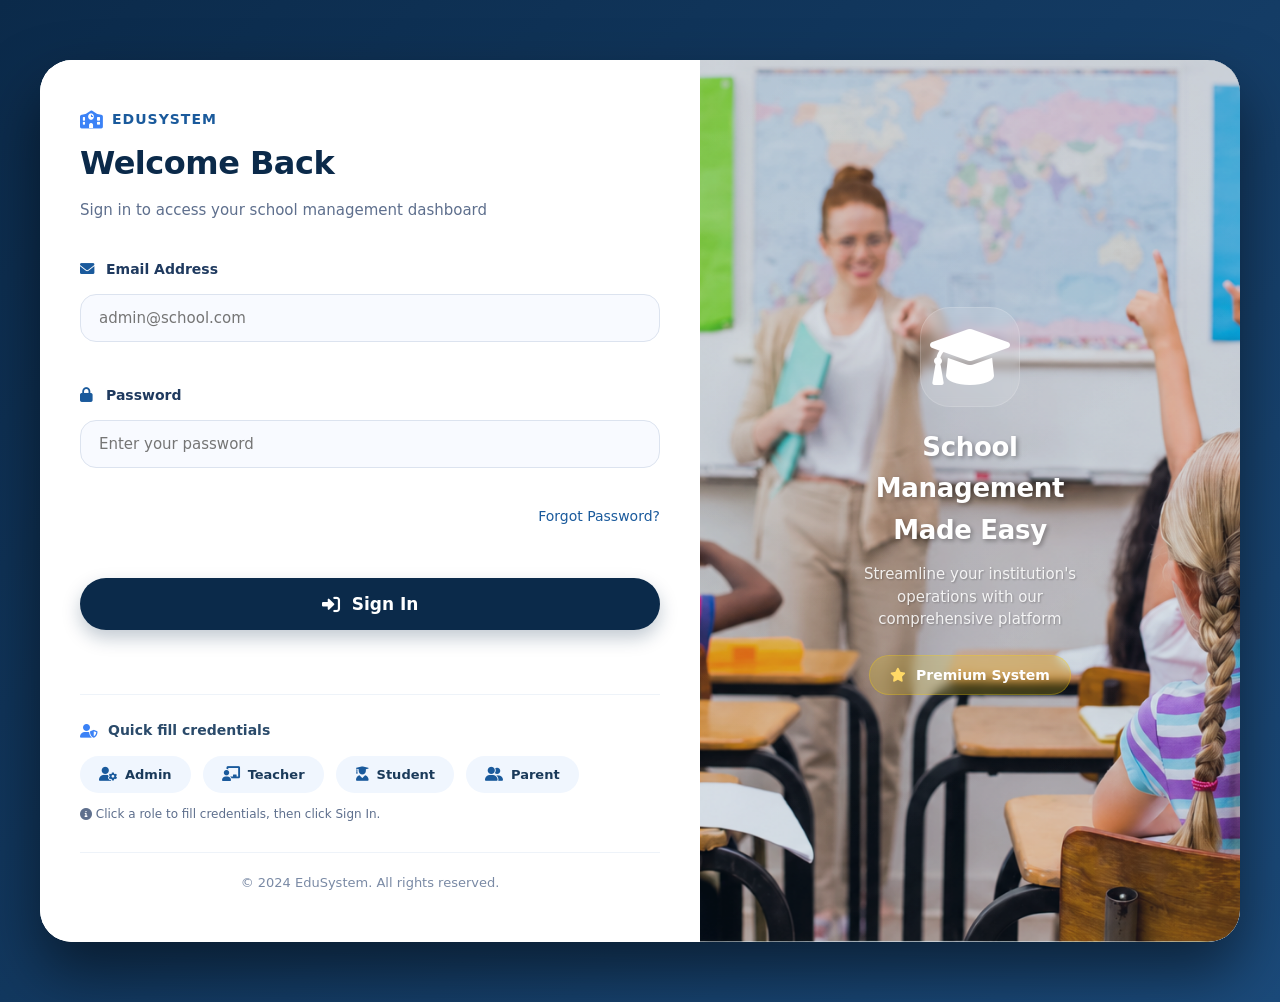
<file: login.html>
<!DOCTYPE html>
<html lang="en">
<head>
  <meta charset="UTF-8">
  <meta name="viewport" content="width=device-width, initial-scale=1.0">
  <title>School Management System | Login</title>
  <link rel="stylesheet" href="style.css">
  <link rel="stylesheet" href="https://cdnjs.cloudflare.com/ajax/libs/font-awesome/6.0.0-beta3/css/all.min.css">
  <style>
    * {
      margin: 0;
      padding: 0;
      box-sizing: border-box;
      font-family: 'Segoe UI', Roboto, system-ui, sans-serif;
    }
    body.login-body {
      min-height: 100vh;
      display: flex;
      align-items: center;
      justify-content: center;
      background: linear-gradient(135deg, #0b2a4a 0%, #1b4a7a 100%);
      padding: 20px;
    }
    .login-container {
      width: 100%;
      max-width: 1200px;
      border-radius: 32px;
      overflow: hidden;
      box-shadow: 0 30px 60px rgba(0,0,0,0.5);
      background: #fff;
    }
    .login-wrapper {
      display: flex;
      flex-wrap: wrap;
      min-height: 600px;
    }
    /* Left form */
    .login-form-section {
      flex: 1 1 55%;
      padding: 48px 40px;
      background: #ffffff;
      display: flex;
      flex-direction: column;
      justify-content: center;
    }
    .login-header {
      margin-bottom: 28px;
    }
    .login-subtitle {
      font-weight: 600;
      color: #1a5a9c;
      font-size: 14px;
      letter-spacing: 1px;
      text-transform: uppercase;
      display: flex;
      align-items: center;
      gap: 8px;
      margin-bottom: 8px;
    }
    .login-subtitle i {
      font-size: 18px;
    }
    .login-title {
      font-size: 32px;
      font-weight: 700;
      color: #0b2a4a;
      margin-bottom: 6px;
    }
    .login-description {
      color: #5e6f8d;
      font-size: 15px;
    }
    .login-form {
      display: flex;
      flex-direction: column;
      gap: 18px;
      margin-top: 8px;
    }
    .form-group {
      display: flex;
      flex-direction: column;
      gap: 6px;
    }
    .form-group label {
      font-weight: 600;
      font-size: 14px;
      color: #1f3a5f;
      display: flex;
      align-items: center;
      gap: 8px;
    }
    .form-group label i {
      color: #1a5a9c;
      width: 18px;
    }
    .form-group input {
      padding: 14px 18px;
      border: 1.5px solid #dce3ef;
      border-radius: 16px;
      font-size: 15px;
      transition: 0.2s;
      background: #f8faff;
      color: #0b2a4a;
    }
    .form-group input:focus {
      border-color: #1a5a9c;
      outline: none;
      background: #ffffff;
      box-shadow: 0 0 0 4px rgba(26,90,156,0.08);
    }
    .forgot-password {
      text-align: right;
      margin-top: -6px;
    }
    .forgot-password a {
      color: #1a5a9c;
      font-size: 14px;
      font-weight: 500;
      text-decoration: none;
      transition: 0.2s;
    }
    .forgot-password a:hover {
      text-decoration: underline;
    }
    .login-btn {
      background: #0b2a4a;
      color: white;
      border: none;
      padding: 16px 24px;
      border-radius: 40px;
      font-size: 17px;
      font-weight: 600;
      display: flex;
      align-items: center;
      justify-content: center;
      gap: 12px;
      cursor: pointer;
      transition: 0.2s;
      margin-top: 8px;
      box-shadow: 0 8px 18px rgba(11,42,74,0.25);
    }
    .login-btn:hover {
      background: #1a4a7a;
      transform: translateY(-2px);
      box-shadow: 0 12px 24px rgba(11,42,74,0.35);
    }
    .login-btn i {
      font-size: 18px;
    }
    /* quick login roles */
    .login-as-section {
      margin-top: 32px;
      border-top: 1px solid #eef3f9;
      padding-top: 24px;
    }
    .login-as-title {
      font-weight: 600;
      color: #2a4a6a;
      font-size: 14px;
      display: flex;
      align-items: center;
      gap: 10px;
      margin-bottom: 14px;
    }
    .role-buttons {
      display: flex;
      flex-wrap: wrap;
      gap: 12px;
    }
    .role-btn {
      background: #f0f6fe;
      border: none;
      padding: 10px 18px;
      border-radius: 40px;
      font-weight: 600;
      font-size: 13px;
      color: #1a3a5a;
      display: inline-flex;
      align-items: center;
      gap: 8px;
      cursor: pointer;
      transition: 0.2s;
      border: 1.5px solid transparent;
    }
    .role-btn i {
      color: #1a5a9c;
    }
    .role-btn:hover {
      background: #dce8fa;
      border-color: #1a5a9c;
      transform: scale(1.02);
    }
    .login-footer {
      margin-top: 28px;
      font-size: 13px;
      color: #7a8aa5;
      text-align: center;
      border-top: 1px solid #eef3f9;
      padding-top: 20px;
    }
    /* right image */
    .login-image-section {
      flex: 1 1 45%;
      background: linear-gradient(145deg, #0b2a4a, #1f5a8a);
      position: relative;
      display: flex;
      align-items: center;
      justify-content: center;
      padding: 40px;
      min-height: 400px;
    }
    .image-overlay {
      position: absolute;
      inset: 0;
      background: radial-gradient(circle at 20% 30%, rgba(255,255,255,0.08) 0%, transparent 70%);
    }
    .image-content {
      position: relative;
      z-index: 2;
      color: white;
      text-align: center;
      max-width: 300px;
    }
    .brand-icon {
      font-size: 64px;
      background: rgba(255,255,255,0.12);
      width: 100px;
      height: 100px;
      border-radius: 30px;
      display: flex;
      align-items: center;
      justify-content: center;
      margin: 0 auto 20px;
      backdrop-filter: blur(4px);
      border: 1px solid rgba(255,255,255,0.15);
    }
    .image-content h2 {
      font-size: 26px;
      font-weight: 700;
      margin-bottom: 12px;
      letter-spacing: -0.3px;
    }
    .image-content p {
      font-size: 15px;
      opacity: 0.85;
      line-height: 1.5;
      margin-bottom: 24px;
    }
    .buy-badge {
      background: rgba(255,215,0,0.18);
      backdrop-filter: blur(4px);
      padding: 8px 20px;
      border-radius: 60px;
      display: inline-flex;
      align-items: center;
      gap: 10px;
      font-weight: 600;
      font-size: 14px;
      border: 1px solid rgba(255,215,0,0.25);
    }
    .buy-badge i {
      color: #ffd966;
    }
    /* mobile */
    @media (max-width: 800px) {
      .login-wrapper { flex-direction: column; }
      .login-image-section { min-height: 200px; }
      .login-form-section { padding: 32px 24px; }
    }
    /* role-btn active state (just for visual) */
    .role-btn:active {
      background: #c0d6f0;
      transform: scale(0.96);
    }
    /* remove auto-fill yellow */
    input:-webkit-autofill {
      -webkit-box-shadow: 0 0 0 1000px #f8faff inset !important;
    }
  </style>
</head>
<body class="login-body">

<div class="login-container">
  <div class="login-wrapper">
    <!-- Left Side - Login Form -->
    <div class="login-form-section">
      <div class="login-header">
        <div class="login-subtitle">
          <i class="fas fa-school"></i> EduSystem
        </div>
        <h1 class="login-title">Welcome Back</h1>
        <p class="login-description">Sign in to access your school management dashboard</p>
      </div>

      <form class="login-form" id="loginForm" autocomplete="off">
        <div class="form-group">
          <label for="email"><i class="fas fa-envelope"></i> Email Address</label>
          <input type="email" id="email" placeholder="admin@school.com" required value="">
        </div>
        <div class="form-group">
          <label for="password"><i class="fas fa-lock"></i> Password</label>
          <input type="password" id="password" placeholder="Enter your password" required value="">
        </div>
        <div class="forgot-password">
          <a href="#">Forgot Password?</a>
        </div>
        <button type="submit" class="login-btn">
          <i class="fas fa-sign-in-alt"></i> Sign In
        </button>
      </form>

      <!-- Quick Login Roles - now they only pre-fill fields, NO auto-login -->
      <div class="login-as-section">
        <div class="login-as-title">
          <i class="fas fa-user-shield"></i> Quick fill credentials
        </div>
        <div class="role-buttons">
          <button class="role-btn" data-role="admin"><i class="fas fa-user-cog"></i> Admin</button>
          <button class="role-btn" data-role="teacher"><i class="fas fa-chalkboard-teacher"></i> Teacher</button>
          <button class="role-btn" data-role="student"><i class="fas fa-user-graduate"></i> Student</button>
          <button class="role-btn" data-role="parent"><i class="fas fa-user-friends"></i> Parent</button>
        </div>
        <p style="font-size: 12px; color: #5e6f8d; margin-top: 12px;">
          <i class="fas fa-info-circle"></i> Click a role to fill credentials, then click Sign In.
        </p>
      </div>

      <div class="login-footer">
        &copy; 2024 EduSystem. All rights reserved.
      </div>
    </div>

    <!-- Right Side - Image -->
    <div class="login-image-section">
      <div class="image-overlay"></div>
      <div class="image-content">
        <div class="brand-icon"><i class="fas fa-graduation-cap"></i></div>
        <h2>School Management Made Easy</h2>
        <p>Streamline your institution's operations with our comprehensive platform</p>
        <div class="buy-badge">
          <i class="fas fa-star"></i> Premium System
        </div>
      </div>
    </div>
  </div>
</div>

<script>
  (function() {
    'use strict';

    // Hard-coded valid credentials (case-sensitive)
    const VALID_USERS = [
      { email: 'admin@school.com', password: 'password123', role: 'admin' },
      { email: 'teacher@school.com', password: 'password123', role: 'teacher' },
      { email: 'student@school.com', password: 'password123', role: 'student' },
      { email: 'parent@school.com', password: 'password123', role: 'parent' }
    ];

    // DOM refs
    const loginForm = document.getElementById('loginForm');
    const emailInput = document.getElementById('email');
    const passwordInput = document.getElementById('password');
    const roleBtns = document.querySelectorAll('.role-btn');

    // ========== 1. ROLE BUTTONS: fill fields (no auto-login) ==========
    roleBtns.forEach(btn => {
      btn.addEventListener('click', function(e) {
        e.preventDefault();  // prevent any weirdness
        const role = this.getAttribute('data-role');
        // find matching credentials
        const user = VALID_USERS.find(u => u.role === role);
        if (user) {
          emailInput.value = user.email;
          passwordInput.value = user.password;
          // optionally clear any previous error state
          emailInput.style.borderColor = '#dce3ef';
          passwordInput.style.borderColor = '#dce3ef';
        } else {
          // fallback (should never happen)
          emailInput.value = '';
          passwordInput.value = '';
        }
        // small visual feedback
        this.style.backgroundColor = '#cfe0fc';
        setTimeout(() => { this.style.backgroundColor = ''; }, 200);
      });
    });

    // ========== 2. LOGIN FORM: manual validation ==========
    loginForm.addEventListener('submit', function(e) {
      e.preventDefault();

      const email = emailInput.value.trim();
      const password = passwordInput.value.trim();

      // basic empty check
      if (!email || !password) {
        alert('⚠️ Please enter both email and password.');
        return;
      }

      // validate against hard-coded credentials
      const matchedUser = VALID_USERS.find(u => 
        u.email.toLowerCase() === email.toLowerCase() && u.password === password
      );

      if (!matchedUser) {
        alert('❌ Invalid email or password. Please try again.');
        // highlight fields
        emailInput.style.borderColor = '#d43f34';
        passwordInput.style.borderColor = '#d43f34';
        return;
      }

      // === SUCCESS: set session and redirect ===
      // clear any error style
      emailInput.style.borderColor = '#dce3ef';
      passwordInput.style.borderColor = '#dce3ef';

      sessionStorage.setItem('loggedIn', 'true');
      sessionStorage.setItem('userEmail', matchedUser.email);
      sessionStorage.setItem('userRole', matchedUser.role);
      sessionStorage.setItem('loginTime', Date.now().toString());

      // redirect to dashboard (index.html)
      window.location.href = 'index.html';
    });

    // ========== 3. extra: clear error style on focus ==========
    emailInput.addEventListener('focus', function() {
      this.style.borderColor = '#dce3ef';
    });
    passwordInput.addEventListener('focus', function() {
      this.style.borderColor = '#dce3ef';
    });

    // ========== 4. Prevent auto-login from session (if already logged) ==========
    // but we DO NOT auto-redirect if session exists, because we want manual login.
    // However, if user already logged in and tries to come back to login page,
    // we may want to keep them on login page (they can logout from dashboard).
    // So we do NOT redirect even if sessionStorage has loggedIn.
    // That way they always see the login screen and must enter credentials.
    // (No auto-login at all)

    // ========== 5. Also remove any default values ==========
    // ensure fields are empty on page load (override any leftover autofill)
    window.addEventListener('load', function() {
      // we want empty fields by default (no prefilled values)
      emailInput.value = '';
      passwordInput.value = '';
      // if browser autofills, force clear after a tick
      setTimeout(() => {
        if (emailInput.value !== '' || passwordInput.value !== '') {
          // but we respect if user has saved credentials? we want them to type.
          // we clear anyway to enforce manual entry.
          emailInput.value = '';
          passwordInput.value = '';
        }
      }, 50);
    });

  })();
</script>

</body>
</html>
</file>
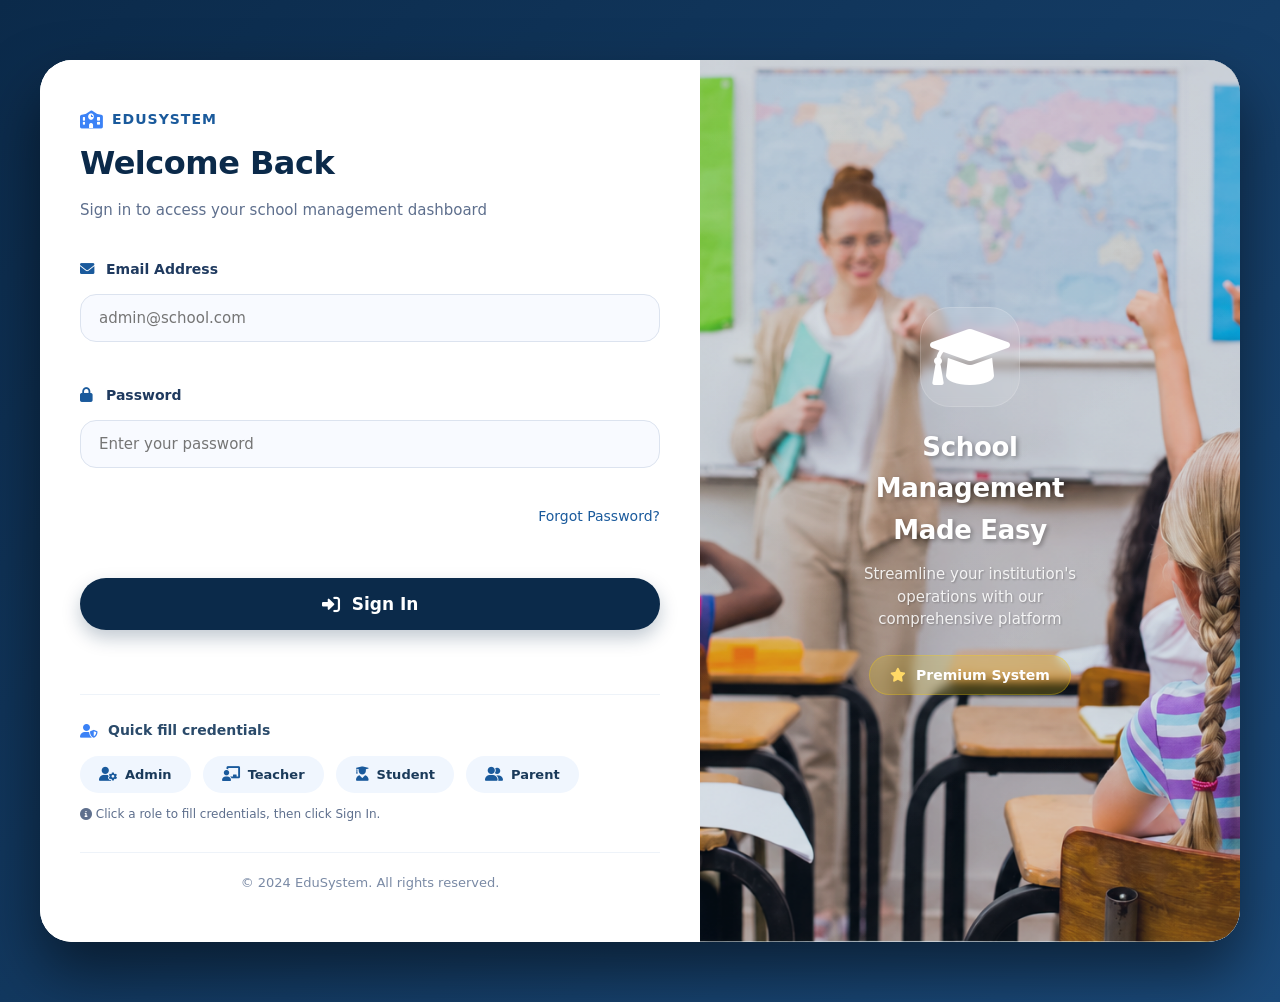
<file: onlinecourses.html>
<!DOCTYPE html>
<html lang="en">
<head>
    <meta charset="UTF-8">
    <meta name="viewport" content="width=device-width, initial-scale=1.0">
    <title>Online Courses · EduSystem</title>
    <link rel="stylesheet" href="https://cdnjs.cloudflare.com/ajax/libs/font-awesome/6.0.0-beta3/css/all.min.css">
    <style>
        /* ============================================================
           MODERN STYLES - Matching Dashboard Design Language
           ============================================================ */
        *,
        *::before,
        *::after {
            box-sizing: border-box;
            margin: 0;
            padding: 0;
        }

        :root {
            --primary-color: #3b82f6;
            --primary-dark: #2563eb;
            --primary-light: #60a5fa;
            --secondary-color: #2c6e9e;
            --secondary-dark: #1e4b6e;
            --dark-bg: #1e293b;
            --sidebar-bg: #ffffff;
            --main-bg: #f8fafc;
            --card-bg: #ffffff;
            --text-primary: #0f172a;
            --text-secondary: #334155;
            --text-muted: #64748b;
            --text-light: #94a3b8;
            --border-light: #eef2f6;
            --border-medium: #e2e8f0;
            --success: #10b981;
            --warning: #f59e0b;
            --danger: #ef4444;
            --info: #3b82f6;
            --purple: #8b5cf6;
            --pink: #ec489a;
            --orange: #f97316;
            --teal: #14b8a6;
            --shadow-sm: 0 1px 3px rgba(0, 0, 0, 0.06);
            --shadow-md: 0 4px 12px rgba(0, 0, 0, 0.05);
            --shadow-lg: 0 8px 24px rgba(0, 0, 0, 0.08);
            --radius-sm: 8px;
            --radius-md: 10px;
            --radius-lg: 16px;
            --radius-xl: 20px;
            --radius-full: 40px;
            --transition-fast: 0.2s ease;
            --transition-normal: 0.3s ease;
        }

        body {
            font-family: 'Inter', 'Segoe UI', system-ui, -apple-system, sans-serif;
            background-color: #f0f2f5;
            display: flex;
            flex-direction: column;
            height: 100vh;
            overflow: hidden;
        }

        /* ---------- NAVBAR (matching dashboard) ---------- */
        .navbar {
            background: white;
            padding: 0 32px;
            height: 64px;
            display: flex;
            align-items: center;
            justify-content: space-between;
            border-bottom: 1px solid #e2e8f0;
            position: sticky;
            top: 0;
            z-index: 100;
            box-shadow: 0 1px 2px rgba(0, 0, 0, 0.04);
        }

        .logo {
            font-size: 20px;
            font-weight: 700;
            color: #1e293b;
            display: flex;
            align-items: center;
            gap: 10px;
        }

        .logo i {
            color: #3b82f6;
        }

        .nav-links {
            display: flex;
            align-items: center;
            gap: 24px;
        }

        .nav-links a {
            text-decoration: none;
            color: #64748b;
            font-size: 14px;
            font-weight: 500;
            transition: color 0.2s;
            display: flex;
            align-items: center;
            gap: 6px;
        }

        .nav-links a:hover {
            color: #1e293b;
        }

        /* ---------- APP WRAPPER + SIDEBAR ---------- */
        .app-wrapper {
            display: flex;
            flex: 1;
            overflow: hidden;
        }

        .sidebar {
            width: 250px;
            background: white;
            border-right: 1px solid #e2e8f0;
            padding: 20px 0;
            overflow-y: auto;
            flex-shrink: 0;
        }

        .sidebar-nav ul {
            list-style: none;
            padding: 0;
            margin: 0;
        }

        .sidebar-nav li {
            padding: 0 16px;
            margin-bottom: 2px;
        }

        .sidebar-nav li a {
            display: flex;
            align-items: center;
            gap: 12px;
            padding: 10px 14px;
            color: #64748b;
            text-decoration: none;
            border-radius: 8px;
            font-size: 14px;
            font-weight: 500;
            transition: all 0.2s;
        }

        .sidebar-nav li a:hover {
            background: #f1f5f9;
            color: #1e293b;
        }

        .sidebar-nav li.active a {
            background: #3b82f6;
            color: white;
        }

        .sidebar-nav li.active a i {
            color: white;
        }

        .sidebar-nav li a i {
            width: 20px;
            font-size: 16px;
            color: #94a3b8;
        }

        .sidebar-nav li.active a i {
            color: white;
        }

        /* ---------- MAIN CONTENT ---------- */
        .main-content {
            flex: 1;
            overflow-y: auto;
            padding: 32px;
            background: #f8fafc;
        }

        .main-content::-webkit-scrollbar {
            width: 8px;
        }
        .main-content::-webkit-scrollbar-track {
            background: #f1f5f9;
        }
        .main-content::-webkit-scrollbar-thumb {
            background: #cbd5e1;
            border-radius: 4px;
        }
        .main-content::-webkit-scrollbar-thumb:hover {
            background: #94a3b8;
        }

        /* ---------- COURSES HEADER ---------- */
        .courses-header {
            display: flex;
            justify-content: space-between;
            align-items: flex-start;
            flex-wrap: wrap;
            gap: 16px;
            margin-bottom: 28px;
        }

        .courses-header h1 {
            font-size: 28px;
            font-weight: 700;
            color: #0f172a;
            display: flex;
            align-items: center;
            gap: 10px;
        }

        .courses-header h1 i {
            color: #14b8a6;
        }

        .courses-header .subtitle {
            color: #64748b;
            font-size: 14px;
            display: flex;
            align-items: center;
            gap: 6px;
            margin-top: 4px;
        }

        .courses-header .subtitle i {
            color: #14b8a6;
        }

        .header-actions {
            display: flex;
            gap: 10px;
            align-items: center;
            flex-wrap: wrap;
        }

        /* ---------- BUTTONS ---------- */
        .btn {
            padding: 8px 18px;
            border: none;
            border-radius: 8px;
            font-size: 14px;
            font-weight: 500;
            cursor: pointer;
            transition: all 0.2s;
            display: inline-flex;
            align-items: center;
            gap: 6px;
            text-decoration: none;
            background: #f1f5f9;
            color: #1e293b;
        }

        .btn:hover {
            transform: translateY(-1px);
            box-shadow: 0 4px 12px rgba(0, 0, 0, 0.08);
        }

        .btn--primary {
            background: #3b82f6;
            color: white;
        }

        .btn--primary:hover {
            background: #2563eb;
            box-shadow: 0 4px 12px rgba(59, 130, 246, 0.3);
        }

        .btn--success {
            background: #10b981;
            color: white;
        }

        .btn--success:hover {
            background: #059669;
            box-shadow: 0 4px 12px rgba(16, 185, 129, 0.3);
        }

        .btn--purple {
            background: #8b5cf6;
            color: white;
        }

        .btn--purple:hover {
            background: #7c3aed;
            box-shadow: 0 4px 12px rgba(139, 92, 246, 0.3);
        }

        /* ---------- SEARCH & FILTER ---------- */
        .search-filter {
            display: flex;
            gap: 12px;
            margin-bottom: 28px;
            flex-wrap: wrap;
        }

        .search-filter .search-box {
            flex: 1;
            display: flex;
            align-items: center;
            background: white;
            border: 1px solid #e2e8f0;
            border-radius: 40px;
            padding: 4px 18px;
            transition: all 0.2s;
            min-width: 200px;
        }

        .search-filter .search-box:focus-within {
            border-color: #3b82f6;
            box-shadow: 0 0 0 3px rgba(59, 130, 246, 0.1);
        }

        .search-filter .search-box i {
            color: #94a3b8;
            margin-right: 10px;
        }

        .search-filter .search-box input {
            flex: 1;
            border: none;
            padding: 10px 0;
            font-size: 14px;
            outline: none;
            font-family: inherit;
            background: transparent;
            color: #1e293b;
        }

        .search-filter .filter-btns {
            display: flex;
            gap: 8px;
            flex-wrap: wrap;
        }

        .search-filter .filter-btns .filter-btn {
            padding: 8px 18px;
            border: 1px solid #e2e8f0;
            border-radius: 40px;
            background: white;
            cursor: pointer;
            transition: all 0.2s;
            font-size: 13px;
            font-weight: 500;
            color: #64748b;
        }

        .search-filter .filter-btns .filter-btn:hover {
            border-color: #3b82f6;
            color: #3b82f6;
        }

        .search-filter .filter-btns .filter-btn.active {
            background: #3b82f6;
            color: white;
            border-color: #3b82f6;
        }

        /* ---------- CATEGORY SECTION ---------- */
        .category-section {
            margin-bottom: 32px;
        }

        .category-section .category-title {
            font-size: 20px;
            font-weight: 600;
            color: #0f172a;
            margin-bottom: 16px;
            display: flex;
            align-items: center;
            gap: 10px;
        }

        .category-section .category-title i {
            color: #3b82f6;
        }

        .category-section .category-title .view-all {
            font-size: 14px;
            font-weight: 500;
            color: #3b82f6;
            cursor: pointer;
            margin-left: auto;
        }

        .category-section .category-title .view-all:hover {
            text-decoration: underline;
        }

        /* ---------- COURSE GRID ---------- */
        .courses-grid {
            display: grid;
            grid-template-columns: repeat(auto-fill, minmax(320px, 1fr));
            gap: 20px;
        }

        .course-card {
            background: white;
            border-radius: 12px;
            overflow: hidden;
            border: 1px solid #f1f5f9;
            box-shadow: 0 1px 3px rgba(0, 0, 0, 0.06);
            transition: all 0.3s ease;
            cursor: pointer;
            position: relative;
        }

        .course-card:hover {
            transform: translateY(-4px);
            box-shadow: 0 8px 24px rgba(0, 0, 0, 0.08);
            border-color: #3b82f6;
        }

        .course-card .course-thumbnail {
            height: 160px;
            position: relative;
            overflow: hidden;
        }

        .course-card .course-thumbnail .course-badge {
            position: absolute;
            top: 12px;
            right: 12px;
            padding: 4px 12px;
            border-radius: 40px;
            font-size: 11px;
            font-weight: 600;
            text-transform: uppercase;
            letter-spacing: 0.3px;
        }

        .course-badge.popular {
            background: #f59e0b;
            color: white;
        }

        .course-badge.new {
            background: #10b981;
            color: white;
        }

        .course-badge.premium {
            background: #8b5cf6;
            color: white;
        }

        .course-badge.free {
            background: #14b8a6;
            color: white;
        }

        .course-card .course-thumbnail .play-overlay {
            position: absolute;
            top: 50%;
            left: 50%;
            transform: translate(-50%, -50%);
            width: 56px;
            height: 56px;
            background: rgba(255, 255, 255, 0.9);
            border-radius: 50%;
            display: flex;
            align-items: center;
            justify-content: center;
            opacity: 0;
            transition: all 0.3s ease;
        }

        .course-card:hover .course-thumbnail .play-overlay {
            opacity: 1;
        }

        .course-card .course-thumbnail .play-overlay i {
            font-size: 22px;
            color: #3b82f6;
            margin-left: 3px;
        }

        .course-card .course-body {
            padding: 20px;
        }

        .course-card .course-body .course-category {
            font-size: 12px;
            text-transform: uppercase;
            letter-spacing: 0.5px;
            color: #94a3b8;
            font-weight: 600;
            margin-bottom: 4px;
        }

        .course-card .course-body .course-title {
            font-size: 17px;
            font-weight: 600;
            color: #0f172a;
            margin-bottom: 6px;
            line-height: 1.3;
        }

        .course-card .course-body .course-description {
            font-size: 14px;
            color: #64748b;
            margin-bottom: 12px;
            line-height: 1.5;
            display: -webkit-box;
            -webkit-line-clamp: 2;
            -webkit-box-orient: vertical;
            overflow: hidden;
        }

        .course-card .course-body .course-meta {
            display: flex;
            align-items: center;
            gap: 14px;
            flex-wrap: wrap;
            padding-top: 12px;
            border-top: 1px solid #f1f5f9;
        }

        .course-card .course-body .course-meta .meta-item {
            display: flex;
            align-items: center;
            gap: 6px;
            font-size: 13px;
            color: #64748b;
        }

        .course-card .course-body .course-meta .meta-item i {
            font-size: 14px;
        }

        .course-card .course-body .course-meta .meta-item .rating {
            color: #f59e0b;
        }

        .course-card .course-body .course-meta .meta-item .rating i {
            margin-right: 1px;
        }

        .course-card .course-body .course-footer {
            display: flex;
            justify-content: space-between;
            align-items: center;
            margin-top: 14px;
        }

        .course-card .course-body .course-footer .course-price {
            font-size: 20px;
            font-weight: 700;
            color: #0f172a;
        }

        .course-card .course-body .course-footer .course-price .original {
            font-size: 14px;
            font-weight: 400;
            color: #94a3b8;
            text-decoration: line-through;
            margin-right: 6px;
        }

        .course-card .course-body .course-footer .enroll-btn {
            padding: 6px 20px;
            border: none;
            border-radius: 40px;
            background: #3b82f6;
            color: white;
            font-weight: 600;
            cursor: pointer;
            transition: all 0.2s;
            font-size: 14px;
        }

        .course-card .course-body .course-footer .enroll-btn:hover {
            background: #2563eb;
            transform: scale(1.04);
        }

        .course-card .course-body .course-footer .enroll-btn.enrolled {
            background: #10b981;
        }

        .course-card .course-progress {
            height: 4px;
            background: #f1f5f9;
            margin: 0 20px;
            border-radius: 4px;
            overflow: hidden;
        }

        .course-card .course-progress .progress-bar {
            height: 100%;
            background: #10b981;
            border-radius: 4px;
            transition: width 0.5s ease;
        }

        /* ---------- MODAL ---------- */
        .modal-overlay {
            display: none;
            position: fixed;
            top: 0;
            left: 0;
            right: 0;
            bottom: 0;
            background: rgba(0, 0, 0, 0.6);
            backdrop-filter: blur(4px);
            z-index: 1000;
            align-items: center;
            justify-content: center;
        }

        .modal-overlay.active {
            display: flex;
        }

        .modal-content {
            background: white;
            border-radius: 16px;
            max-width: 800px;
            width: 95%;
            max-height: 90vh;
            overflow-y: auto;
            padding: 32px;
            position: relative;
            animation: slideUp 0.3s ease;
        }

        @keyframes slideUp {
            from {
                transform: translateY(30px);
                opacity: 0;
            }
            to {
                transform: translateY(0);
                opacity: 1;
            }
        }

        .modal-close {
            position: absolute;
            top: 16px;
            right: 16px;
            width: 36px;
            height: 36px;
            border: none;
            background: #f1f5f9;
            border-radius: 50%;
            cursor: pointer;
            font-size: 16px;
            transition: all 0.2s;
            display: flex;
            align-items: center;
            justify-content: center;
            color: #64748b;
        }

        .modal-close:hover {
            background: #ef4444;
            color: white;
        }

        .modal-content .modal-header {
            margin-bottom: 20px;
        }

        .modal-content .modal-header h2 {
            font-size: 24px;
            color: #0f172a;
            font-weight: 700;
        }

        .modal-content .modal-header .modal-subtitle {
            color: #64748b;
            font-size: 14px;
            margin-top: 4px;
        }

        .modal-content .lesson-list {
            display: flex;
            flex-direction: column;
            gap: 10px;
        }

        .modal-content .lesson-item {
            display: flex;
            align-items: center;
            gap: 14px;
            padding: 14px;
            background: #f8fafc;
            border-radius: 10px;
            transition: all 0.2s;
            cursor: pointer;
            border: 1px solid transparent;
        }

        .modal-content .lesson-item:hover {
            background: #f1f5f9;
            border-color: #e2e8f0;
        }

        .modal-content .lesson-item .lesson-number {
            width: 32px;
            height: 32px;
            border-radius: 50%;
            background: #3b82f6;
            color: white;
            display: flex;
            align-items: center;
            justify-content: center;
            font-weight: 600;
            font-size: 13px;
            flex-shrink: 0;
        }

        .modal-content .lesson-item .lesson-number.completed {
            background: #10b981;
        }

        .modal-content .lesson-item .lesson-info {
            flex: 1;
        }

        .modal-content .lesson-item .lesson-info .lesson-title {
            font-weight: 500;
            color: #0f172a;
            font-size: 14px;
        }

        .modal-content .lesson-item .lesson-info .lesson-duration {
            font-size: 13px;
            color: #94a3b8;
        }

        .modal-content .lesson-item .lesson-status {
            font-size: 12px;
            padding: 2px 12px;
            border-radius: 40px;
            font-weight: 500;
        }

        .lesson-status.completed {
            background: #d1fae5;
            color: #065f46;
        }

        .lesson-status.in-progress {
            background: #fef3c7;
            color: #92400e;
        }

        .lesson-status.locked {
            background: #f3f4f6;
            color: #4b5563;
        }

        /* ---------- FOOTER ---------- */
        .footer-actions {
            display: flex;
            justify-content: space-between;
            align-items: center;
            flex-wrap: wrap;
            gap: 16px;
            padding-top: 16px;
            border-top: 1px solid #f1f5f9;
        }

        .footer-actions .timestamp {
            font-size: 13px;
            color: #94a3b8;
        }

        .footer-actions .back-link {
            color: #3b82f6;
            text-decoration: none;
            font-weight: 500;
            transition: color 0.2s;
            display: flex;
            align-items: center;
            gap: 6px;
        }

        .footer-actions .back-link:hover {
            color: #2563eb;
        }

        /* ---------- NOTIFICATION ---------- */
        .custom-notification {
            position: fixed;
            bottom: 24px;
            right: 24px;
            padding: 14px 24px;
            border-radius: 10px;
            color: white;
            box-shadow: 0 8px 24px rgba(0, 0, 0, 0.15);
            z-index: 9999;
            font-size: 14px;
            animation: slideUp 0.3s ease;
            max-width: 400px;
            font-weight: 500;
        }

        /* ---------- RESPONSIVE ---------- */
        @media (max-width: 1024px) {
            .courses-grid {
                grid-template-columns: repeat(auto-fill, minmax(280px, 1fr));
            }
        }

        @media (max-width: 768px) {
            .sidebar {
                display: none;
            }
            
            .main-content {
                padding: 16px;
            }
            
            .courses-header {
                flex-direction: column;
                align-items: flex-start;
            }
            
            .header-actions {
                width: 100%;
            }
            
            .header-actions .btn {
                flex: 1;
                justify-content: center;
            }
            
            .search-filter {
                flex-direction: column;
            }
            
            .search-filter .search-box {
                width: 100%;
            }
            
            .search-filter .filter-btns {
                width: 100%;
            }
            
            .search-filter .filter-btns .filter-btn {
                flex: 1;
                text-align: center;
                padding: 6px 12px;
                font-size: 12px;
            }
            
            .courses-grid {
                grid-template-columns: 1fr;
            }
            
            .modal-content {
                padding: 20px;
                margin: 10px;
                width: 98%;
            }
            
            .modal-content .lesson-item {
                flex-wrap: wrap;
                gap: 8px;
            }
            
            .modal-content .lesson-item .lesson-status {
                margin-left: auto;
            }
            
            .footer-actions {
                flex-direction: column;
                align-items: center;
                text-align: center;
            }
            
            .navbar {
                padding: 0 16px;
            }
            
            .nav-links {
                gap: 12px;
            }
            
            .nav-links a {
                font-size: 12px;
            }
        }

        @media (max-width: 480px) {
            .courses-header h1 {
                font-size: 22px;
            }
            
            .course-card .course-body .course-footer {
                flex-direction: column;
                align-items: flex-start;
                gap: 10px;
            }
            
            .course-card .course-body .course-footer .enroll-btn {
                width: 100%;
                text-align: center;
            }
            
            .modal-content .lesson-item {
                padding: 10px;
            }
            
            .modal-content .lesson-item .lesson-number {
                width: 28px;
                height: 28px;
                font-size: 11px;
            }
        }
    </style>
</head>
<body>

    <header class="navbar">
        <div class="logo"><i class="fas fa-school"></i> EduSystem</div>
        <div class="nav-links">
            <a href="index.html"><i class="fas fa-tachometer-alt"></i> Dashboard</a>
            <a href="#" id="profileNavLink"><i class="far fa-user-circle"></i> Profile</a>
            <a href="#" id="logoutBtnNav"><i class="fas fa-sign-out-alt"></i> Logout</a>
        </div>
    </header>

    <div class="app-wrapper">
        <aside class="sidebar">
            <div class="sidebar-nav">
                <ul>
                    <li class="nav-item" data-page="dashboard"><a href="index.html"><i class="fas fa-chalkboard-user"></i> Dashboard</a></li>
                    <li class="nav-item" data-page="users"><a href="users.html"><i class="fas fa-users"></i> Users</a></li>
                    <li class="nav-item" data-page="academic"><a href="academics.html"><i class="fas fa-book-open"></i> Academic</a></li>
                    <li class="nav-item" data-page="examination"><a href="examination.html"><i class="fas fa-pen-alt"></i> Examination</a></li>
                    <li class="nav-item" data-page="liveclass"><a href="liveclass.html"><i class="fas fa-video"></i> Live class</a></li>
                    <li class="nav-item active" data-page="onlinecourses"><a href="onlinecourses.html"><i class="fas fa-laptop-code"></i> Online courses</a></li>
                    <li class="nav-item" data-page="accounting"><a href="accounting.html"><i class="fas fa-calculator"></i> Accounting</a></li>
                    <li class="nav-item" data-page="alumni"><a href="alumni.html"><i class="fas fa-graduation-cap"></i> Alumni</a></li>
                    <li class="nav-item" data-page="backoffice"><a href="backoffice.html"><i class="fas fa-archive"></i> Back office</a></li>
                    <li class="nav-item" data-page="settings"><a href="#"><i class="fas fa-sliders-h"></i> Settings</a></li>
                </ul>
            </div>
        </aside>

        <main class="main-content" id="mainContent">
            <!-- ========== ONLINE COURSES PAGE CONTENT ========== -->
            <div class="courses-header">
                <div>
                    <h1><i class="fas fa-laptop-code"></i>Online Courses</h1>
                    <div class="subtitle"><i class="fas fa-graduation-cap"></i> 24 courses available · 1,284 students enrolled</div>
                </div>
                <div class="header-actions">
                    <button class="btn btn--primary" onclick="showNotification('Create new course form opened', 'info')"><i class="fas fa-plus"></i> New Course</button>
                    <button class="btn btn--success" onclick="showNotification('My learning dashboard opened', 'info')"><i class="fas fa-book-open"></i> My Learning</button>
                </div>
            </div>

            <!-- Search and Filter -->
            <div class="search-filter">
                <div class="search-box">
                    <i class="fas fa-search"></i>
                    <input type="text" placeholder="Search for courses, lessons, or topics..." id="searchInput" onkeyup="filterCourses()">
                </div>
                <div class="filter-btns">
                    <button class="filter-btn active" onclick="filterCategory('all')">All</button>
                    <button class="filter-btn" onclick="filterCategory('mathematics')">Mathematics</button>
                    <button class="filter-btn" onclick="filterCategory('science')">Science</button>
                    <button class="filter-btn" onclick="filterCategory('languages')">Languages</button>
                    <button class="filter-btn" onclick="filterCategory('computer')">Computer</button>
                    <button class="filter-btn" onclick="filterCategory('business')">Business</button>
                </div>
            </div>

            <!-- Mathematics Courses -->
            <div class="category-section" data-category="mathematics">
                <div class="category-title">
                    <i class="fas fa-calculator"></i> Mathematics
                    <span class="view-all" onclick="filterCategory('mathematics')">View All →</span>
                </div>
                <div class="courses-grid" id="mathCourses">
                    <div class="course-card" onclick="openCourse('Algebra Fundamentals', 'mathematics')">
                        <div class="course-thumbnail" style="background: linear-gradient(135deg, #3b82f6, #6366f1);">
                            <span class="course-badge popular">Popular</span>
                            <div class="play-overlay"><i class="fas fa-play"></i></div>
                        </div>
                        <div class="course-body">
                            <div class="course-category">Mathematics</div>
                            <div class="course-title">Algebra Fundamentals</div>
                            <div class="course-description">Master the core concepts of algebra including equations, functions, and graphing.</div>
                            <div class="course-meta">
                                <span class="meta-item"><i class="fas fa-clock"></i> 12 hours</span>
                                <span class="meta-item"><i class="fas fa-book"></i> 24 lessons</span>
                                <span class="meta-item"><span class="rating"><i class="fas fa-star"></i><i class="fas fa-star"></i><i class="fas fa-star"></i><i class="fas fa-star"></i><i class="fas fa-star-half-alt"></i></span> 4.5</span>
                            </div>
                            <div class="course-footer">
                                <div class="course-price">KES 2,500 <span class="original">KES 5,000</span></div>
                                <button class="enroll-btn" onclick="event.stopPropagation(); enrollCourse(this)">Enroll Now</button>
                            </div>
                        </div>
                    </div>

                    <div class="course-card" onclick="openCourse('Calculus I', 'mathematics')">
                        <div class="course-thumbnail" style="background: linear-gradient(135deg, #8b5cf6, #6d28d9);">
                            <span class="course-badge premium">Premium</span>
                            <div class="play-overlay"><i class="fas fa-play"></i></div>
                        </div>
                        <div class="course-body">
                            <div class="course-category">Mathematics</div>
                            <div class="course-title">Calculus I: Limits & Derivatives</div>
                            <div class="course-description">Introduction to calculus covering limits, derivatives, and their applications.</div>
                            <div class="course-meta">
                                <span class="meta-item"><i class="fas fa-clock"></i> 18 hours</span>
                                <span class="meta-item"><i class="fas fa-book"></i> 32 lessons</span>
                                <span class="meta-item"><span class="rating"><i class="fas fa-star"></i><i class="fas fa-star"></i><i class="fas fa-star"></i><i class="fas fa-star"></i><i class="fas fa-star"></i></span> 5.0</span>
                            </div>
                            <div class="course-footer">
                                <div class="course-price">KES 4,500 <span class="original">KES 7,000</span></div>
                                <button class="enroll-btn" onclick="event.stopPropagation(); enrollCourse(this)">Enroll Now</button>
                            </div>
                        </div>
                    </div>

                    <div class="course-card" onclick="openCourse('Statistics & Probability', 'mathematics')">
                        <div class="course-thumbnail" style="background: linear-gradient(135deg, #10b981, #059669);">
                            <span class="course-badge free">Free</span>
                            <div class="play-overlay"><i class="fas fa-play"></i></div>
                        </div>
                        <div class="course-body">
                            <div class="course-category">Mathematics</div>
                            <div class="course-title">Statistics & Probability</div>
                            <div class="course-description">Learn statistical analysis, probability theory, and data interpretation skills.</div>
                            <div class="course-meta">
                                <span class="meta-item"><i class="fas fa-clock"></i> 10 hours</span>
                                <span class="meta-item"><i class="fas fa-book"></i> 20 lessons</span>
                                <span class="meta-item"><span class="rating"><i class="fas fa-star"></i><i class="fas fa-star"></i><i class="fas fa-star"></i><i class="fas fa-star"></i><i class="fas fa-star"></i></span> 4.8</span>
                            </div>
                            <div class="course-footer">
                                <div class="course-price">FREE</div>
                                <button class="enroll-btn" onclick="event.stopPropagation(); enrollCourse(this)">Enroll Now</button>
                            </div>
                        </div>
                    </div>
                </div>
            </div>

            <!-- Science Courses -->
            <div class="category-section" data-category="science">
                <div class="category-title">
                    <i class="fas fa-flask"></i> Science
                    <span class="view-all" onclick="filterCategory('science')">View All →</span>
                </div>
                <div class="courses-grid" id="scienceCourses">
                    <div class="course-card" onclick="openCourse('Biology Essentials', 'science')">
                        <div class="course-thumbnail" style="background: linear-gradient(135deg, #14b8a6, #0d9488);">
                            <span class="course-badge new">New</span>
                            <div class="play-overlay"><i class="fas fa-play"></i></div>
                        </div>
                        <div class="course-body">
                            <div class="course-category">Science</div>
                            <div class="course-title">Biology Essentials</div>
                            <div class="course-description">Explore the fundamentals of biology including cells, genetics, and ecosystems.</div>
                            <div class="course-meta">
                                <span class="meta-item"><i class="fas fa-clock"></i> 14 hours</span>
                                <span class="meta-item"><i class="fas fa-book"></i> 28 lessons</span>
                                <span class="meta-item"><span class="rating"><i class="fas fa-star"></i><i class="fas fa-star"></i><i class="fas fa-star"></i><i class="fas fa-star"></i><i class="fas fa-star-half-alt"></i></span> 4.6</span>
                            </div>
                            <div class="course-footer">
                                <div class="course-price">KES 3,200 <span class="original">KES 5,500</span></div>
                                <button class="enroll-btn" onclick="event.stopPropagation(); enrollCourse(this)">Enroll Now</button>
                            </div>
                        </div>
                    </div>

                    <div class="course-card" onclick="openCourse('Physics Fundamentals', 'science')">
                        <div class="course-thumbnail" style="background: linear-gradient(135deg, #f97316, #ea580c);">
                            <span class="course-badge popular">Popular</span>
                            <div class="play-overlay"><i class="fas fa-play"></i></div>
                        </div>
                        <div class="course-body">
                            <div class="course-category">Science</div>
                            <div class="course-title">Physics Fundamentals</div>
                            <div class="course-description">Master the basic principles of physics including mechanics, energy, and waves.</div>
                            <div class="course-meta">
                                <span class="meta-item"><i class="fas fa-clock"></i> 16 hours</span>
                                <span class="meta-item"><i class="fas fa-book"></i> 30 lessons</span>
                                <span class="meta-item"><span class="rating"><i class="fas fa-star"></i><i class="fas fa-star"></i><i class="fas fa-star"></i><i class="fas fa-star"></i><i class="fas fa-star"></i></span> 4.9</span>
                            </div>
                            <div class="course-footer">
                                <div class="course-price">KES 3,800 <span class="original">KES 6,000</span></div>
                                <button class="enroll-btn" onclick="event.stopPropagation(); enrollCourse(this)">Enroll Now</button>
                            </div>
                        </div>
                    </div>

                    <div class="course-card" onclick="openCourse('Chemistry Basics', 'science')">
                        <div class="course-thumbnail" style="background: linear-gradient(135deg, #ec489a, #db2777);">
                            <span class="course-badge premium">Premium</span>
                            <div class="play-overlay"><i class="fas fa-play"></i></div>
                        </div>
                        <div class="course-body">
                            <div class="course-category">Science</div>
                            <div class="course-title">Chemistry Basics</div>
                            <div class="course-description">Learn about atoms, molecules, chemical reactions, and the periodic table.</div>
                            <div class="course-meta">
                                <span class="meta-item"><i class="fas fa-clock"></i> 12 hours</span>
                                <span class="meta-item"><i class="fas fa-book"></i> 22 lessons</span>
                                <span class="meta-item"><span class="rating"><i class="fas fa-star"></i><i class="fas fa-star"></i><i class="fas fa-star"></i><i class="fas fa-star"></i><i class="fas fa-star-half-alt"></i></span> 4.7</span>
                            </div>
                            <div class="course-footer">
                                <div class="course-price">KES 4,200 <span class="original">KES 6,500</span></div>
                                <button class="enroll-btn" onclick="event.stopPropagation(); enrollCourse(this)">Enroll Now</button>
                            </div>
                        </div>
                    </div>
                </div>
            </div>

            <!-- Languages Courses -->
            <div class="category-section" data-category="languages">
                <div class="category-title">
                    <i class="fas fa-language"></i> Languages
                    <span class="view-all" onclick="filterCategory('languages')">View All →</span>
                </div>
                <div class="courses-grid" id="languageCourses">
                    <div class="course-card" onclick="openCourse('English Literature', 'languages')">
                        <div class="course-thumbnail" style="background: linear-gradient(135deg, #3b82f6, #2563eb);">
                            <span class="course-badge popular">Popular</span>
                            <div class="play-overlay"><i class="fas fa-play"></i></div>
                        </div>
                        <div class="course-body">
                            <div class="course-category">Languages</div>
                            <div class="course-title">English Literature & Composition</div>
                            <div class="course-description">Develop your reading, writing, and analytical skills through literature.</div>
                            <div class="course-meta">
                                <span class="meta-item"><i class="fas fa-clock"></i> 15 hours</span>
                                <span class="meta-item"><i class="fas fa-book"></i> 26 lessons</span>
                                <span class="meta-item"><span class="rating"><i class="fas fa-star"></i><i class="fas fa-star"></i><i class="fas fa-star"></i><i class="fas fa-star"></i><i class="fas fa-star"></i></span> 4.8</span>
                            </div>
                            <div class="course-footer">
                                <div class="course-price">KES 2,800 <span class="original">KES 4,500</span></div>
                                <button class="enroll-btn" onclick="event.stopPropagation(); enrollCourse(this)">Enroll Now</button>
                            </div>
                        </div>
                    </div>

                    <div class="course-card" onclick="openCourse('Swahili for Beginners', 'languages')">
                        <div class="course-thumbnail" style="background: linear-gradient(135deg, #8b5cf6, #7c3aed);">
                            <span class="course-badge free">Free</span>
                            <div class="play-overlay"><i class="fas fa-play"></i></div>
                        </div>
                        <div class="course-body">
                            <div class="course-category">Languages</div>
                            <div class="course-title">Swahili for Beginners</div>
                            <div class="course-description">Learn basic Swahili vocabulary, grammar, and everyday conversation skills.</div>
                            <div class="course-meta">
                                <span class="meta-item"><i class="fas fa-clock"></i> 8 hours</span>
                                <span class="meta-item"><i class="fas fa-book"></i> 16 lessons</span>
                                <span class="meta-item"><span class="rating"><i class="fas fa-star"></i><i class="fas fa-star"></i><i class="fas fa-star"></i><i class="fas fa-star"></i><i class="fas fa-star"></i></span> 4.9</span>
                            </div>
                            <div class="course-footer">
                                <div class="course-price">FREE</div>
                                <button class="enroll-btn" onclick="event.stopPropagation(); enrollCourse(this)">Enroll Now</button>
                            </div>
                        </div>
                    </div>
                </div>
            </div>

            <!-- Computer Science Courses -->
            <div class="category-section" data-category="computer">
                <div class="category-title">
                    <i class="fas fa-code"></i> Computer Science
                    <span class="view-all" onclick="filterCategory('computer')">View All →</span>
                </div>
                <div class="courses-grid" id="computerCourses">
                    <div class="course-card" onclick="openCourse('Python Programming', 'computer')">
                        <div class="course-thumbnail" style="background: linear-gradient(135deg, #14b8a6, #0d9488);">
                            <span class="course-badge premium">Premium</span>
                            <div class="play-overlay"><i class="fas fa-play"></i></div>
                        </div>
                        <div class="course-body">
                            <div class="course-category">Computer Science</div>
                            <div class="course-title">Python Programming</div>
                            <div class="course-description">Learn Python from scratch including data structures, functions, and OOP.</div>
                            <div class="course-meta">
                                <span class="meta-item"><i class="fas fa-clock"></i> 20 hours</span>
                                <span class="meta-item"><i class="fas fa-book"></i> 36 lessons</span>
                                <span class="meta-item"><span class="rating"><i class="fas fa-star"></i><i class="fas fa-star"></i><i class="fas fa-star"></i><i class="fas fa-star"></i><i class="fas fa-star"></i></span> 5.0</span>
                            </div>
                            <div class="course-footer">
                                <div class="course-price">KES 5,000 <span class="original">KES 8,000</span></div>
                                <button class="enroll-btn" onclick="event.stopPropagation(); enrollCourse(this)">Enroll Now</button>
                            </div>
                        </div>
                    </div>

                    <div class="course-card" onclick="openCourse('Web Development', 'computer')">
                        <div class="course-thumbnail" style="background: linear-gradient(135deg, #f59e0b, #d97706);">
                            <span class="course-badge popular">Popular</span>
                            <div class="play-overlay"><i class="fas fa-play"></i></div>
                        </div>
                        <div class="course-body">
                            <div class="course-category">Computer Science</div>
                            <div class="course-title">Web Development</div>
                            <div class="course-description">Build websites with HTML, CSS, and JavaScript. Learn responsive design.</div>
                            <div class="course-meta">
                                <span class="meta-item"><i class="fas fa-clock"></i> 18 hours</span>
                                <span class="meta-item"><i class="fas fa-book"></i> 30 lessons</span>
                                <span class="meta-item"><span class="rating"><i class="fas fa-star"></i><i class="fas fa-star"></i><i class="fas fa-star"></i><i class="fas fa-star"></i><i class="fas fa-star-half-alt"></i></span> 4.7</span>
                            </div>
                            <div class="course-footer">
                                <div class="course-price">KES 4,500 <span class="original">KES 7,000</span></div>
                                <button class="enroll-btn" onclick="event.stopPropagation(); enrollCourse(this)">Enroll Now</button>
                            </div>
                        </div>
                    </div>
                </div>
            </div>

            <!-- Business Courses -->
            <div class="category-section" data-category="business">
                <div class="category-title">
                    <i class="fas fa-briefcase"></i> Business
                    <span class="view-all" onclick="filterCategory('business')">View All →</span>
                </div>
                <div class="courses-grid" id="businessCourses">
                    <div class="course-card" onclick="openCourse('Entrepreneurship', 'business')">
                        <div class="course-thumbnail" style="background: linear-gradient(135deg, #ec489a, #db2777);">
                            <span class="course-badge new">New</span>
                            <div class="play-overlay"><i class="fas fa-play"></i></div>
                        </div>
                        <div class="course-body">
                            <div class="course-category">Business</div>
                            <div class="course-title">Entrepreneurship</div>
                            <div class="course-description">Learn how to start and grow a successful business from idea to execution.</div>
                            <div class="course-meta">
                                <span class="meta-item"><i class="fas fa-clock"></i> 12 hours</span>
                                <span class="meta-item"><i class="fas fa-book"></i> 24 lessons</span>
                                <span class="meta-item"><span class="rating"><i class="fas fa-star"></i><i class="fas fa-star"></i><i class="fas fa-star"></i><i class="fas fa-star"></i><i class="fas fa-star"></i></span> 4.9</span>
                            </div>
                            <div class="course-footer">
                                <div class="course-price">KES 3,500 <span class="original">KES 5,500</span></div>
                                <button class="enroll-btn" onclick="event.stopPropagation(); enrollCourse(this)">Enroll Now</button>
                            </div>
                        </div>
                    </div>
                </div>
            </div>

            <!-- Footer -->
            <div class="footer-actions">
                <span class="timestamp"><i class="fas fa-users"></i> 1,284 students enrolled</span>
                <a href="index.html" class="back-link"><i class="fas fa-arrow-left"></i> Back to Dashboard</a>
            </div>
        </main>
    </div>

    <!-- Course Modal -->
    <div class="modal-overlay" id="courseModal">
        <div class="modal-content">
            <button class="modal-close" onclick="closeModal()"><i class="fas fa-times"></i></button>
            <div class="modal-header">
                <h2 id="modalCourseTitle">Course Title</h2>
                <div class="modal-subtitle" id="modalCourseCategory">Category</div>
            </div>
            <div class="lesson-list" id="modalLessons">
                <!-- Lessons will be populated by JavaScript -->
            </div>
        </div>
    </div>

    <script>
        // ==================== AUTHENTICATION ====================
        function isLoggedIn() {
            return sessionStorage.getItem('loggedIn') === 'true';
        }

        function checkAuth() {
            if (!isLoggedIn()) {
                window.location.href = 'login.html';
                return false;
            }
            return true;
        }

        function logout() {
            sessionStorage.clear();
            window.location.href = 'login.html';
        }

        // ==================== COURSE DATA ====================
        const courseLessons = {
            'Algebra Fundamentals': {
                category: 'Mathematics',
                lessons: [
                    { title: 'Introduction to Algebra', duration: '25 min' },
                    { title: 'Solving Linear Equations', duration: '30 min' },
                    { title: 'Graphing Linear Functions', duration: '35 min' },
                    { title: 'Systems of Equations', duration: '40 min' },
                    { title: 'Quadratic Equations', duration: '45 min' },
                    { title: 'Polynomial Functions', duration: '35 min' },
                    { title: 'Rational Expressions', duration: '30 min' },
                    { title: 'Radical Equations', duration: '25 min' }
                ]
            },
            'Calculus I': {
                category: 'Mathematics',
                lessons: [
                    { title: 'Introduction to Limits', duration: '35 min' },
                    { title: 'Calculating Limits', duration: '40 min' },
                    { title: 'Continuity', duration: '30 min' },
                    { title: 'Introduction to Derivatives', duration: '45 min' },
                    { title: 'Derivative Rules', duration: '50 min' },
                    { title: 'Product and Quotient Rules', duration: '40 min' },
                    { title: 'Chain Rule', duration: '35 min' },
                    { title: 'Applications of Derivatives', duration: '45 min' }
                ]
            },
            'Statistics & Probability': {
                category: 'Mathematics',
                lessons: [
                    { title: 'Descriptive Statistics', duration: '30 min' },
                    { title: 'Measures of Central Tendency', duration: '25 min' },
                    { title: 'Measures of Dispersion', duration: '30 min' },
                    { title: 'Probability Basics', duration: '35 min' },
                    { title: 'Conditional Probability', duration: '30 min' },
                    { title: 'Probability Distributions', duration: '40 min' },
                    { title: 'Binomial Distribution', duration: '35 min' },
                    { title: 'Normal Distribution', duration: '40 min' }
                ]
            },
            'Biology Essentials': {
                category: 'Science',
                lessons: [
                    { title: 'Cell Structure & Function', duration: '35 min' },
                    { title: 'Cellular Respiration', duration: '40 min' },
                    { title: 'Photosynthesis', duration: '35 min' },
                    { title: 'Genetics & DNA', duration: '45 min' },
                    { title: 'Evolution', duration: '40 min' },
                    { title: 'Ecology & Ecosystems', duration: '35 min' },
                    { title: 'Human Body Systems', duration: '50 min' },
                    { title: 'Immunology', duration: '35 min' }
                ]
            },
            'Physics Fundamentals': {
                category: 'Science',
                lessons: [
                    { title: 'Motion & Kinematics', duration: '40 min' },
                    { title: 'Newton\'s Laws of Motion', duration: '45 min' },
                    { title: 'Work & Energy', duration: '35 min' },
                    { title: 'Momentum & Collisions', duration: '40 min' },
                    { title: 'Rotational Motion', duration: '35 min' },
                    { title: 'Waves & Sound', duration: '40 min' },
                    { title: 'Electricity & Circuits', duration: '45 min' },
                    { title: 'Magnetism', duration: '35 min' }
                ]
            },
            'Chemistry Basics': {
                category: 'Science',
                lessons: [
                    { title: 'Atoms & Elements', duration: '30 min' },
                    { title: 'Chemical Bonding', duration: '35 min' },
                    { title: 'Chemical Reactions', duration: '40 min' },
                    { title: 'Stoichiometry', duration: '45 min' },
                    { title: 'Gases & Pressure', duration: '35 min' },
                    { title: 'Solutions & Solubility', duration: '30 min' },
                    { title: 'Acids & Bases', duration: '35 min' },
                    { title: 'Organic Chemistry', duration: '40 min' }
                ]
            },
            'English Literature': {
                category: 'Languages',
                lessons: [
                    { title: 'Introduction to Literature', duration: '30 min' },
                    { title: 'Reading Comprehension', duration: '35 min' },
                    { title: 'Literary Devices', duration: '40 min' },
                    { title: 'Essay Writing', duration: '45 min' },
                    { title: 'Argumentative Writing', duration: '40 min' },
                    { title: 'Grammar & Punctuation', duration: '35 min' },
                    { title: 'Vocabulary Building', duration: '30 min' },
                    { title: 'Creative Writing', duration: '45 min' }
                ]
            },
            'Swahili for Beginners': {
                category: 'Languages',
                lessons: [
                    { title: 'Swahili Alphabet & Pronunciation', duration: '25 min' },
                    { title: 'Basic Greetings', duration: '20 min' },
                    { title: 'Numbers & Counting', duration: '25 min' },
                    { title: 'Common Vocabulary', duration: '30 min' },
                    { title: 'Basic Grammar', duration: '35 min' },
                    { title: 'Verb Conjugation', duration: '30 min' },
                    { title: 'Everyday Conversations', duration: '35 min' },
                    { title: 'Travel Phrases', duration: '25 min' }
                ]
            },
            'Python Programming': {
                category: 'Computer Science',
                lessons: [
                    { title: 'Python Installation & Setup', duration: '20 min' },
                    { title: 'Variables & Data Types', duration: '30 min' },
                    { title: 'Control Flow (if/else)', duration: '35 min' },
                    { title: 'Loops (for/while)', duration: '35 min' },
                    { title: 'Functions', duration: '40 min' },
                    { title: 'Lists & Dictionaries', duration: '35 min' },
                    { title: 'Classes & Objects (OOP)', duration: '45 min' },
                    { title: 'File Handling', duration: '30 min' }
                ]
            },
            'Web Development': {
                category: 'Computer Science',
                lessons: [
                    { title: 'HTML Fundamentals', duration: '35 min' },
                    { title: 'CSS Styling', duration: '40 min' },
                    { title: 'CSS Flexbox & Grid', duration: '35 min' },
                    { title: 'JavaScript Basics', duration: '45 min' },
                    { title: 'DOM Manipulation', duration: '40 min' },
                    { title: 'Responsive Design', duration: '35 min' },
                    { title: 'Forms & Validation', duration: '30 min' },
                    { title: 'Introduction to React', duration: '45 min' }
                ]
            },
            'Entrepreneurship': {
                category: 'Business',
                lessons: [
                    { title: 'Introduction to Entrepreneurship', duration: '30 min' },
                    { title: 'Identifying Business Opportunities', duration: '35 min' },
                    { title: 'Market Research', duration: '40 min' },
                    { title: 'Business Planning', duration: '45 min' },
                    { title: 'Marketing Strategy', duration: '35 min' },
                    { title: 'Financial Management', duration: '40 min' },
                    { title: 'Risk Management', duration: '30 min' },
                    { title: 'Scaling Your Business', duration: '35 min' }
                ]
            }
        };

        // ==================== MODAL FUNCTIONS ====================
        function openCourse(title, category) {
            const modal = document.getElementById('courseModal');
            const modalTitle = document.getElementById('modalCourseTitle');
            const modalCategory = document.getElementById('modalCourseCategory');
            const lessonList = document.getElementById('modalLessons');

            modalTitle.textContent = title;
            modalCategory.textContent = category.charAt(0).toUpperCase() + category.slice(1);

            const courseData = courseLessons[title];
            if (courseData) {
                lessonList.innerHTML = courseData.lessons.map((lesson, index) => `
                    <div class="lesson-item" onclick="showNotification('Opening lesson: ${lesson.title}', 'info')">
                        <div class="lesson-number ${index < 3 ? 'completed' : ''}">${index + 1}</div>
                        <div class="lesson-info">
                            <div class="lesson-title">${lesson.title}</div>
                            <div class="lesson-duration"><i class="fas fa-clock"></i> ${lesson.duration}</div>
                        </div>
                        <span class="lesson-status ${index < 3 ? 'completed' : index === 3 ? 'in-progress' : 'locked'}">
                            ${index < 3 ? 'Completed' : index === 3 ? 'In Progress' : 'Locked'}
                        </span>
                    </div>
                `).join('');
            }

            modal.classList.add('active');
            document.body.style.overflow = 'hidden';
        }

        function closeModal() {
            const modal = document.getElementById('courseModal');
            modal.classList.remove('active');
            document.body.style.overflow = '';
        }

        document.getElementById('courseModal').addEventListener('click', function(e) {
            if (e.target === this) {
                closeModal();
            }
        });

        document.addEventListener('keydown', function(e) {
            if (e.key === 'Escape') {
                closeModal();
            }
        });

        // ==================== ENROLL FUNCTION ====================
        function enrollCourse(btn) {
            if (btn.textContent === 'Enroll Now') {
                btn.textContent = 'Enrolled ✓';
                btn.classList.add('enrolled');
                showNotification('You have successfully enrolled!', 'success');
            } else {
                btn.textContent = 'Enroll Now';
                btn.classList.remove('enrolled');
                showNotification('Unenrolled from course', 'info');
            }
        }

        // ==================== FILTER FUNCTIONS ====================
        function filterCategory(category) {
            document.querySelectorAll('.filter-btn').forEach(btn => {
                btn.classList.remove('active');
                if (btn.textContent.toLowerCase() === category || 
                    (category === 'all' && btn.textContent === 'All')) {
                    btn.classList.add('active');
                }
            });

            document.querySelectorAll('.category-section').forEach(section => {
                if (category === 'all' || section.dataset.category === category) {
                    section.style.display = 'block';
                } else {
                    section.style.display = 'none';
                }
            });
        }

        function filterCourses() {
            const searchTerm = document.getElementById('searchInput').value.toLowerCase();
            const courseCards = document.querySelectorAll('.course-card');

            courseCards.forEach(card => {
                const title = card.querySelector('.course-title').textContent.toLowerCase();
                const description = card.querySelector('.course-description').textContent.toLowerCase();
                const category = card.querySelector('.course-category').textContent.toLowerCase();

                if (title.includes(searchTerm) || description.includes(searchTerm) || category.includes(searchTerm)) {
                    card.style.display = 'block';
                } else {
                    card.style.display = 'none';
                }
            });
        }

        // ==================== NOTIFICATIONS ====================
        function showNotification(message, type = 'info') {
            const colors = {
                success: '#10b981',
                error: '#ef4444',
                info: '#3b82f6',
                warning: '#f59e0b'
            };
            const existing = document.querySelector('.custom-notification');
            if (existing) existing.remove();

            const notification = document.createElement('div');
            notification.className = 'custom-notification';
            notification.style.background = colors[type] || '#3b82f6';
            notification.innerHTML = message;
            document.body.appendChild(notification);

            setTimeout(() => {
                notification.style.opacity = '0';
                notification.style.transition = 'opacity 0.3s';
                setTimeout(() => notification.remove(), 300);
            }, 3000);
        }

        // ==================== INITIALIZATION ====================
        document.addEventListener('DOMContentLoaded', function() {
            if (!checkAuth()) return;

            document.getElementById('logoutBtnNav').addEventListener('click', function(e) {
                e.preventDefault();
                logout();
            });

            document.getElementById('profileNavLink').addEventListener('click', function(e) {
                e.preventDefault();
                showNotification('Profile page coming soon!', 'info');
            });

            document.querySelectorAll('.nav-item').forEach(item => {
                if (item.dataset.page === 'onlinecourses') {
                    item.classList.add('active');
                } else {
                    item.classList.remove('active');
                }
            });
        });

        window.addEventListener('pageshow', function(event) {
            if (event.persisted || (window.performance && window.performance.navigation.type === 2)) {
                checkAuth();
            }
        });
    </script>

</body>
</html>
</file>
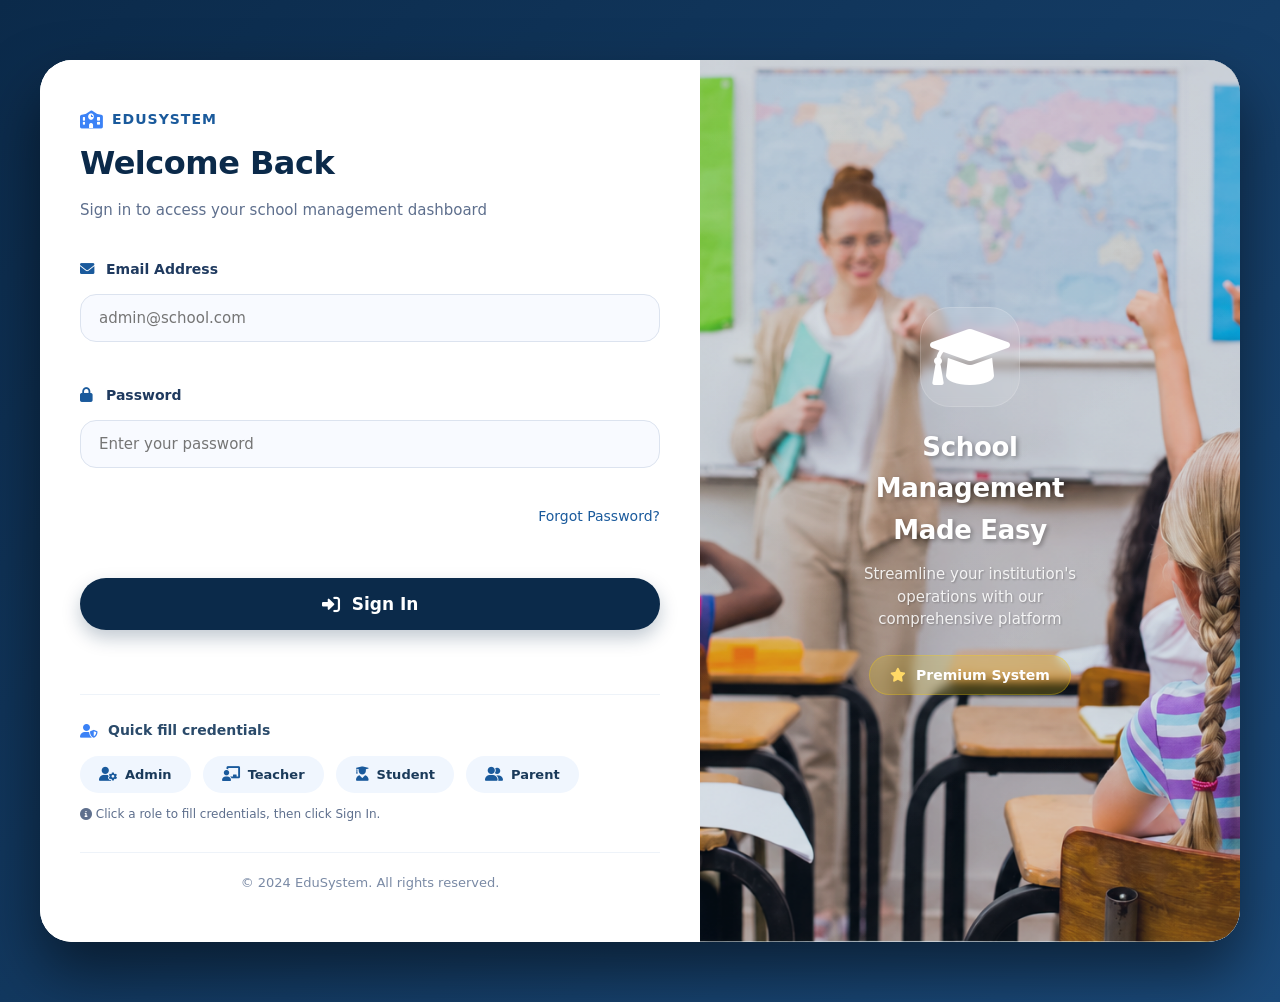
<file: profile.html>
<!DOCTYPE html>
<html lang="en">
<head>
    <meta charset="UTF-8">
    <meta name="viewport" content="width=device-width, initial-scale=1.0">
    <title>Profile · EduSystem</title>
    <link rel="stylesheet" href="https://cdnjs.cloudflare.com/ajax/libs/font-awesome/6.0.0-beta3/css/all.min.css">
    <style>
        /* ============================================================
           MODERN STYLES - Matching Dashboard Design Language
           ============================================================ */
        *,
        *::before,
        *::after {
            box-sizing: border-box;
            margin: 0;
            padding: 0;
        }

        :root {
            --primary-color: #3b82f6;
            --primary-dark: #2563eb;
            --primary-light: #60a5fa;
            --secondary-color: #2c6e9e;
            --secondary-dark: #1e4b6e;
            --dark-bg: #1e293b;
            --sidebar-bg: #ffffff;
            --main-bg: #f8fafc;
            --card-bg: #ffffff;
            --text-primary: #0f172a;
            --text-secondary: #334155;
            --text-muted: #64748b;
            --text-light: #94a3b8;
            --border-light: #eef2f6;
            --border-medium: #e2e8f0;
            --success: #10b981;
            --warning: #f59e0b;
            --danger: #ef4444;
            --info: #3b82f6;
            --purple: #8b5cf6;
            --pink: #ec489a;
            --orange: #f97316;
            --teal: #14b8a6;
            --indigo: #4f46e5;
            --shadow-sm: 0 1px 3px rgba(0, 0, 0, 0.06);
            --shadow-md: 0 4px 12px rgba(0, 0, 0, 0.05);
            --shadow-lg: 0 8px 24px rgba(0, 0, 0, 0.08);
            --spacing-sm: 8px;
            --spacing-md: 16px;
            --spacing-lg: 24px;
            --spacing-xl: 32px;
            --radius-sm: 8px;
            --radius-md: 10px;
            --radius-lg: 16px;
            --radius-xl: 20px;
            --radius-full: 40px;
            --transition-fast: 0.2s ease;
            --transition-normal: 0.3s ease;
        }

        body {
            font-family: 'Inter', 'Segoe UI', system-ui, -apple-system, sans-serif;
            background-color: #f0f2f5;
            display: flex;
            flex-direction: column;
            height: 100vh;
            overflow: hidden;
        }

        /* ---------- NAVBAR ---------- */
        .navbar {
            background: white;
            padding: 0 32px;
            height: 64px;
            display: flex;
            align-items: center;
            justify-content: space-between;
            border-bottom: 1px solid #e2e8f0;
            position: sticky;
            top: 0;
            z-index: 100;
            box-shadow: 0 1px 2px rgba(0, 0, 0, 0.04);
        }

        .logo {
            font-size: 20px;
            font-weight: 700;
            color: #1e293b;
            display: flex;
            align-items: center;
            gap: 10px;
        }

        .logo i {
            color: #3b82f6;
        }

        .nav-links {
            display: flex;
            align-items: center;
            gap: 24px;
        }

        .nav-links a {
            text-decoration: none;
            color: #64748b;
            font-size: 14px;
            font-weight: 500;
            transition: color 0.2s;
            display: flex;
            align-items: center;
            gap: 6px;
        }

        .nav-links a:hover {
            color: #1e293b;
        }

        /* ---------- APP WRAPPER + SIDEBAR ---------- */
        .app-wrapper {
            display: flex;
            flex: 1;
            overflow: hidden;
        }

        .sidebar {
            width: 250px;
            background: white;
            border-right: 1px solid #e2e8f0;
            padding: 20px 0;
            overflow-y: auto;
            flex-shrink: 0;
        }

        .sidebar-nav ul {
            list-style: none;
            padding: 0;
            margin: 0;
        }

        .sidebar-nav li {
            padding: 0 16px;
            margin-bottom: 2px;
        }

        .sidebar-nav li a {
            display: flex;
            align-items: center;
            gap: 12px;
            padding: 10px 14px;
            color: #64748b;
            text-decoration: none;
            border-radius: 8px;
            font-size: 14px;
            font-weight: 500;
            transition: all 0.2s;
        }

        .sidebar-nav li a:hover {
            background: #f1f5f9;
            color: #1e293b;
        }

        .sidebar-nav li.active a {
            background: #3b82f6;
            color: white;
        }

        .sidebar-nav li.active a i {
            color: white;
        }

        .sidebar-nav li a i {
            width: 20px;
            font-size: 16px;
            color: #94a3b8;
        }

        .sidebar-nav li.active a i {
            color: white;
        }

        /* ---------- MAIN CONTENT ---------- */
        .main-content {
            flex: 1;
            overflow-y: auto;
            padding: 32px;
            background: #f8fafc;
        }

        .main-content::-webkit-scrollbar {
            width: 8px;
        }
        .main-content::-webkit-scrollbar-track {
            background: #f1f5f9;
        }
        .main-content::-webkit-scrollbar-thumb {
            background: #cbd5e1;
            border-radius: 4px;
        }
        .main-content::-webkit-scrollbar-thumb:hover {
            background: #94a3b8;
        }

        /* ---------- PROFILE HEADER ---------- */
        .profile-header {
            display: flex;
            justify-content: space-between;
            align-items: flex-start;
            flex-wrap: wrap;
            gap: 16px;
            margin-bottom: 28px;
        }

        .profile-header h1 {
            font-size: 28px;
            font-weight: 700;
            color: #0f172a;
            display: flex;
            align-items: center;
            gap: 10px;
        }

        .profile-header h1 i {
            color: #3b82f6;
        }

        .profile-header .subtitle {
            color: #64748b;
            font-size: 14px;
            display: flex;
            align-items: center;
            gap: 6px;
            margin-top: 4px;
        }

        .profile-header .subtitle i {
            color: #10b981;
        }

        .header-actions {
            display: flex;
            gap: 10px;
            align-items: center;
            flex-wrap: wrap;
        }

        /* ---------- BUTTONS ---------- */
        .btn {
            padding: 8px 18px;
            border: none;
            border-radius: 8px;
            font-size: 14px;
            font-weight: 500;
            cursor: pointer;
            transition: all 0.2s;
            display: inline-flex;
            align-items: center;
            gap: 6px;
            text-decoration: none;
            background: #f1f5f9;
            color: #1e293b;
        }

        .btn:hover {
            transform: translateY(-1px);
            box-shadow: 0 4px 12px rgba(0, 0, 0, 0.08);
        }

        .btn--primary {
            background: #3b82f6;
            color: white;
        }

        .btn--primary:hover {
            background: #2563eb;
            box-shadow: 0 4px 12px rgba(59, 130, 246, 0.3);
        }

        .btn--success {
            background: #10b981;
            color: white;
        }

        .btn--success:hover {
            background: #059669;
            box-shadow: 0 4px 12px rgba(16, 185, 129, 0.3);
        }

        .btn--danger {
            background: #ef4444;
            color: white;
        }

        .btn--danger:hover {
            background: #dc2626;
            box-shadow: 0 4px 12px rgba(239, 68, 68, 0.3);
        }

        .btn--slate {
            background: #64748b;
            color: white;
        }

        .btn--slate:hover {
            background: #475569;
            box-shadow: 0 4px 12px rgba(100, 116, 139, 0.3);
        }

        /* ---------- PROFILE LAYOUT ---------- */
        .profile-layout {
            display: grid;
            grid-template-columns: 300px 1fr;
            gap: 24px;
        }

        /* ============================================================
           PROFILE SIDEBAR
           ============================================================ */
        .profile-sidebar {
            background: white;
            border-radius: 12px;
            padding: 24px;
            border: 1px solid #f1f5f9;
            box-shadow: 0 1px 3px rgba(0, 0, 0, 0.06);
            text-align: center;
            height: fit-content;
            transition: all 0.3s ease;
        }

        .profile-sidebar:hover {
            box-shadow: 0 8px 16px rgba(0, 0, 0, 0.08);
        }

        /* ---------- AVATAR ---------- */
        .profile-avatar-wrapper {
            position: relative;
            width: 120px;
            height: 120px;
            margin: 0 auto 16px;
            cursor: pointer;
        }

        .profile-avatar-wrapper:hover .avatar-overlay {
            opacity: 1;
        }

        .profile-avatar {
            width: 120px;
            height: 120px;
            border-radius: 50%;
            background: linear-gradient(135deg, #3b82f6, #8b5cf6);
            display: flex;
            align-items: center;
            justify-content: center;
            font-size: 40px;
            font-weight: 700;
            color: white;
            position: relative;
            box-shadow: 0 4px 12px rgba(59, 130, 246, 0.25);
            transition: all 0.3s ease;
        }

        .profile-avatar-wrapper:hover .profile-avatar {
            transform: scale(1.02);
        }

        .avatar-overlay {
            position: absolute;
            top: 0;
            left: 0;
            width: 100%;
            height: 100%;
            border-radius: 50%;
            background: rgba(0, 0, 0, 0.5);
            display: flex;
            align-items: center;
            justify-content: center;
            opacity: 0;
            transition: all 0.3s ease;
            color: white;
            font-size: 13px;
            font-weight: 500;
            gap: 4px;
            flex-direction: column;
        }

        .avatar-overlay i {
            font-size: 24px;
        }

        .avatar-badge {
            position: absolute;
            bottom: 4px;
            right: 4px;
            background: #10b981;
            width: 32px;
            height: 32px;
            border-radius: 50%;
            display: flex;
            align-items: center;
            justify-content: center;
            border: 3px solid white;
            color: white;
            font-size: 14px;
        }

        .profile-name {
            font-size: 20px;
            font-weight: 700;
            color: #0f172a;
        }

        .profile-role {
            font-size: 14px;
            color: #64748b;
            margin-bottom: 16px;
        }

        .role-badge {
            display: inline-block;
            padding: 4px 16px;
            border-radius: 40px;
            font-size: 13px;
            font-weight: 600;
            background: #dbeafe;
            color: #1e3a8a;
        }

        /* ---------- PROFILE STATS ---------- */
        .profile-stats {
            display: grid;
            grid-template-columns: 1fr 1fr;
            gap: 8px;
            margin: 16px 0;
        }

        .profile-stat {
            background: #f8fafc;
            padding: 12px 8px;
            border-radius: 8px;
            border: 1px solid transparent;
            transition: all 0.2s ease;
            cursor: default;
        }

        .profile-stat:hover {
            border-color: #e2e8f0;
            background: white;
            transform: translateY(-1px);
            box-shadow: 0 2px 8px rgba(0, 0, 0, 0.04);
        }

        .profile-stat .stat-number {
            font-size: 20px;
            font-weight: 700;
            color: #0f172a;
        }

        .profile-stat .stat-label {
            font-size: 11px;
            color: #94a3b8;
            text-transform: uppercase;
            letter-spacing: 0.3px;
        }

        /* ---------- PROFILE INFO LIST ---------- */
        .profile-info-list {
            text-align: left;
            margin-top: 16px;
            border-top: 1px solid #f1f5f9;
            padding-top: 16px;
        }

        .profile-info-list .info-item {
            display: flex;
            justify-content: space-between;
            padding: 8px 0;
            border-bottom: 1px solid #f1f5f9;
            font-size: 14px;
        }

        .profile-info-list .info-item:last-child {
            border-bottom: none;
        }

        .profile-info-list .info-item .label {
            color: #94a3b8;
        }

        .profile-info-list .info-item .value {
            color: #0f172a;
            font-weight: 500;
        }

        .profile-info-list .info-item .value.active-status {
            color: #10b981;
        }

        /* ---------- PROFILE ACTIONS ---------- */
        .profile-actions {
            margin-top: 16px;
            display: flex;
            flex-direction: column;
            gap: 8px;
        }

        .profile-actions .btn {
            width: 100%;
            justify-content: center;
        }

        /* ============================================================
           PROFILE CONTENT
           ============================================================ */
        .profile-content {
            display: flex;
            flex-direction: column;
            gap: 24px;
        }

        .profile-card {
            background: white;
            border-radius: 12px;
            padding: 24px;
            border: 1px solid #f1f5f9;
            box-shadow: 0 1px 3px rgba(0, 0, 0, 0.06);
            transition: all 0.3s ease;
        }

        .profile-card:hover {
            box-shadow: 0 4px 12px rgba(0, 0, 0, 0.04);
        }

        .profile-card .card-title {
            font-size: 17px;
            font-weight: 600;
            color: #0f172a;
            margin-bottom: 20px;
            display: flex;
            align-items: center;
            gap: 10px;
        }

        .profile-card .card-title i {
            color: #3b82f6;
        }

        .profile-card .card-title .edit-btn {
            margin-left: auto;
            font-size: 14px;
            font-weight: 500;
            color: #3b82f6;
            cursor: pointer;
            transition: color 0.2s;
        }

        .profile-card .card-title .edit-btn:hover {
            color: #2563eb;
            text-decoration: underline;
        }

        /* ---------- FORM ---------- */
        .form-grid {
            display: grid;
            grid-template-columns: 1fr 1fr;
            gap: 16px;
        }

        .form-group {
            display: flex;
            flex-direction: column;
            gap: 4px;
        }

        .form-group.full-width {
            grid-column: 1 / -1;
        }

        .form-group label {
            font-size: 13px;
            font-weight: 500;
            color: #334155;
        }

        .form-group input,
        .form-group select,
        .form-group textarea {
            padding: 10px 14px;
            border: 1px solid #e2e8f0;
            border-radius: 8px;
            font-size: 14px;
            font-family: inherit;
            outline: none;
            transition: all 0.2s ease;
            background: white;
            color: #1e293b;
        }

        .form-group input:focus,
        .form-group select:focus,
        .form-group textarea:focus {
            border-color: #3b82f6;
            box-shadow: 0 0 0 3px rgba(59, 130, 246, 0.15);
            outline: none;
        }

        .form-group input:disabled,
        .form-group select:disabled,
        .form-group textarea:disabled {
            background: #f8fafc;
            cursor: not-allowed;
            opacity: 0.7;
        }

        .form-group textarea {
            resize: vertical;
            min-height: 80px;
        }

        .form-group .input-hint {
            font-size: 12px;
            color: #94a3b8;
        }

        .form-actions {
            display: flex;
            gap: 12px;
            margin-top: 20px;
            padding-top: 20px;
            border-top: 1px solid #f1f5f9;
        }

        /* ---------- TIMELINE ---------- */
        .timeline {
            display: flex;
            flex-direction: column;
            gap: 12px;
        }

        .timeline-item {
            display: flex;
            gap: 14px;
            padding-bottom: 12px;
            border-bottom: 1px solid #f1f5f9;
        }

        .timeline-item:last-child {
            border-bottom: none;
            padding-bottom: 0;
        }

        .timeline-item .timeline-icon {
            width: 36px;
            height: 36px;
            border-radius: 50%;
            display: flex;
            align-items: center;
            justify-content: center;
            color: white;
            flex-shrink: 0;
            font-size: 14px;
        }

        .timeline-item .timeline-content {
            flex: 1;
        }

        .timeline-item .timeline-content .timeline-title {
            font-weight: 500;
            color: #0f172a;
            font-size: 14px;
        }

        .timeline-item .timeline-content .timeline-desc {
            font-size: 13px;
            color: #64748b;
        }

        .timeline-item .timeline-content .timeline-time {
            font-size: 12px;
            color: #94a3b8;
        }

        /* ---------- SECURITY ---------- */
        .security-item {
            display: flex;
            align-items: center;
            justify-content: space-between;
            padding: 14px 0;
            border-bottom: 1px solid #f1f5f9;
            gap: 16px;
        }

        .security-item:last-child {
            border-bottom: none;
        }

        .security-item .security-info {
            flex: 1;
        }

        .security-item .security-info .security-label {
            font-weight: 500;
            color: #0f172a;
            font-size: 14px;
        }

        .security-item .security-info .security-desc {
            font-size: 13px;
            color: #64748b;
        }

        /* ---------- TOGGLE SWITCH ---------- */
        .toggle-switch {
            width: 48px;
            height: 26px;
            background: #e2e8f0;
            border-radius: 40px;
            cursor: pointer;
            transition: all 0.3s ease;
            position: relative;
            flex-shrink: 0;
        }

        .toggle-switch.active {
            background: #10b981;
        }

        .toggle-switch .toggle-dot {
            width: 20px;
            height: 20px;
            background: white;
            border-radius: 50%;
            position: absolute;
            top: 3px;
            left: 3px;
            transition: all 0.3s ease;
            box-shadow: 0 1px 3px rgba(0, 0, 0, 0.15);
        }

        .toggle-switch.active .toggle-dot {
            left: 25px;
        }

        .toggle-switch:hover {
            transform: scale(1.05);
        }

        /* ---------- SETTING SELECT ---------- */
        .setting-select {
            padding: 6px 12px;
            border: 1px solid #e2e8f0;
            border-radius: 8px;
            font-size: 14px;
            background: white;
            color: #1e293b;
            cursor: pointer;
            outline: none;
            transition: all 0.2s ease;
        }

        .setting-select:focus {
            border-color: #3b82f6;
            box-shadow: 0 0 0 3px rgba(59, 130, 246, 0.15);
        }

        /* ---------- FOOTER ---------- */
        .footer-actions {
            display: flex;
            justify-content: space-between;
            align-items: center;
            flex-wrap: wrap;
            gap: 16px;
            margin-top: 24px;
            padding-top: 16px;
            border-top: 1px solid #f1f5f9;
        }

        .footer-actions .timestamp {
            font-size: 13px;
            color: #94a3b8;
        }

        .footer-actions .back-link {
            color: #3b82f6;
            text-decoration: none;
            font-weight: 500;
            transition: color 0.2s;
            display: flex;
            align-items: center;
            gap: 6px;
        }

        .footer-actions .back-link:hover {
            color: #2563eb;
        }

        /* ---------- NOTIFICATION ---------- */
        .custom-notification {
            position: fixed;
            bottom: 24px;
            right: 24px;
            padding: 14px 24px;
            border-radius: 10px;
            color: white;
            box-shadow: 0 8px 24px rgba(0, 0, 0, 0.15);
            z-index: 9999;
            font-size: 14px;
            animation: slideUp 0.3s ease;
            max-width: 400px;
            font-weight: 500;
        }

        @keyframes slideUp {
            from {
                transform: translateY(20px);
                opacity: 0;
            }
            to {
                transform: translateY(0);
                opacity: 1;
            }
        }

        /* ============================================================
           RESPONSIVE
           ============================================================ */

        /* ---------- TABLETS ---------- */
        @media (max-width: 1024px) {
            .profile-layout {
                grid-template-columns: 1fr;
                gap: 20px;
            }

            .profile-sidebar {
                order: 2;
            }

            .profile-content {
                order: 1;
            }

            .sidebar {
                width: 220px;
            }

            .main-content {
                padding: 24px;
            }
        }

        /* ---------- MOBILE ---------- */
        @media (max-width: 768px) {
            .sidebar {
                display: none;
            }

            .main-content {
                padding: 16px;
            }

            .profile-header {
                flex-direction: column;
                align-items: flex-start;
            }

            .header-actions {
                width: 100%;
            }

            .header-actions .btn {
                flex: 1;
                justify-content: center;
                font-size: 13px;
            }

            .form-grid {
                grid-template-columns: 1fr;
                gap: 12px;
            }

            .form-group.full-width {
                grid-column: 1;
            }

            .profile-stats {
                grid-template-columns: 1fr 1fr;
                gap: 6px;
            }

            .profile-stat {
                padding: 10px 6px;
            }

            .profile-stat .stat-number {
                font-size: 18px;
            }

            .profile-avatar-wrapper {
                width: 100px;
                height: 100px;
            }

            .profile-avatar {
                width: 100px;
                height: 100px;
                font-size: 32px;
            }

            .avatar-badge {
                width: 28px;
                height: 28px;
                font-size: 12px;
            }

            .form-actions {
                flex-direction: column;
            }

            .form-actions .btn {
                width: 100%;
                justify-content: center;
            }

            .security-item {
                flex-wrap: wrap;
                gap: 8px;
            }

            .security-item .security-info {
                width: 100%;
            }

            .footer-actions {
                flex-direction: column;
                align-items: center;
                text-align: center;
            }

            .navbar {
                padding: 0 16px;
            }

            .nav-links {
                gap: 12px;
            }

            .nav-links a {
                font-size: 12px;
            }

            .profile-card {
                padding: 16px;
            }

            .profile-sidebar {
                padding: 16px;
            }

            .profile-header h1 {
                font-size: 22px;
            }
        }

        /* ---------- SMALL PHONES ---------- */
        @media (max-width: 480px) {
            .profile-stats {
                grid-template-columns: 1fr 1fr;
                gap: 6px;
            }

            .profile-stat {
                padding: 8px 4px;
            }

            .profile-stat .stat-number {
                font-size: 16px;
            }

            .profile-stat .stat-label {
                font-size: 10px;
            }

            .profile-avatar-wrapper {
                width: 80px;
                height: 80px;
            }

            .profile-avatar {
                width: 80px;
                height: 80px;
                font-size: 28px;
            }

            .avatar-badge {
                width: 24px;
                height: 24px;
                font-size: 10px;
                bottom: 2px;
                right: 2px;
            }

            .profile-name {
                font-size: 18px;
            }

            .timeline-item {
                gap: 10px;
            }

            .timeline-item .timeline-icon {
                width: 30px;
                height: 30px;
                font-size: 12px;
            }
        }
    </style>
</head>
<body>

    <header class="navbar">
        <div class="logo"><i class="fas fa-school"></i> EduSystem</div>
        <div class="nav-links">
            <a href="index.html"><i class="fas fa-tachometer-alt"></i> Dashboard</a>
            <a href="profile.html" id="profileNavLink"><i class="far fa-user-circle"></i> Profile</a>
            <a href="#" id="logoutBtnNav"><i class="fas fa-sign-out-alt"></i> Logout</a>
        </div>
    </header>

    <div class="app-wrapper">
        <aside class="sidebar">
            <div class="sidebar-nav">
                <ul>
                    <li class="nav-item" data-page="dashboard"><a href="index.html"><i class="fas fa-chalkboard-user"></i> Dashboard</a></li>
                    <li class="nav-item" data-page="users"><a href="users.html"><i class="fas fa-users"></i> Users</a></li>
                    <li class="nav-item" data-page="academic"><a href="academics.html"><i class="fas fa-book-open"></i> Academic</a></li>
                    <li class="nav-item" data-page="examination"><a href="examination.html"><i class="fas fa-pen-alt"></i> Examination</a></li>
                    <li class="nav-item" data-page="liveclass"><a href="liveclass.html"><i class="fas fa-video"></i> Live class</a></li>
                    <li class="nav-item" data-page="onlinecourses"><a href="onlinecourses.html"><i class="fas fa-laptop-code"></i> Online courses</a></li>
                    <li class="nav-item" data-page="accounting"><a href="accounting.html"><i class="fas fa-calculator"></i> Accounting</a></li>
                    <li class="nav-item" data-page="backoffice"><a href="backoffice.html"><i class="fas fa-archive"></i> Back office</a></li>
                    <li class="nav-item" data-page="alumni"><a href="alumni.html"><i class="fas fa-graduation-cap"></i> Alumni</a></li>
                    <li class="nav-item active" data-page="profile"><a href="profile.html"><i class="fas fa-sliders-h"></i> Profile</a></li>
                </ul>
            </div>
        </aside>

        <main class="main-content" id="mainContent">
            <!-- ========== PROFILE HEADER ========== -->
            <div class="profile-header">
                <div>
                    <h1><i class="fas fa-user-circle"></i>My Profile</h1>
                    <div class="subtitle"><i class="fas fa-check-circle"></i> Manage your personal information and account settings</div>
                </div>
                <div class="header-actions">
                    <button class="btn btn--primary" onclick="saveProfile()"><i class="fas fa-save"></i> Save Changes</button>
                    <button class="btn" onclick="window.location.href='index.html'"><i class="fas fa-arrow-left"></i> Back</button>
                </div>
            </div>

            <!-- ========== PROFILE LAYOUT ========== -->
            <div class="profile-layout">

                <!-- ====== PROFILE SIDEBAR ====== -->
                <div class="profile-sidebar">
                    <!-- Avatar with hover overlay -->
                    <div class="profile-avatar-wrapper" onclick="showNotification('Click to change photo', 'info')">
                        <div class="profile-avatar" id="profileAvatar">JD</div>
                        <div class="avatar-overlay">
                            <i class="fas fa-camera"></i>
                            <span>Change Photo</span>
                        </div>
                        <div class="avatar-badge">
                            <i class="fas fa-check"></i>
                        </div>
                    </div>

                    <div class="profile-name" id="displayName">John Doe</div>
                    <div class="profile-role">
                        <span class="role-badge" id="displayRole">Administrator</span>
                    </div>

                    <!-- Stats with hover effects -->
                    <div class="profile-stats">
                        <div class="profile-stat">
                            <div class="stat-number">12</div>
                            <div class="stat-label">Courses</div>
                        </div>
                        <div class="profile-stat">
                            <div class="stat-number">8</div>
                            <div class="stat-label">Exams</div>
                        </div>
                        <div class="profile-stat">
                            <div class="stat-number">156</div>
                            <div class="stat-label">Students</div>
                        </div>
                        <div class="profile-stat">
                            <div class="stat-number">4.8</div>
                            <div class="stat-label">Rating</div>
                        </div>
                    </div>

                    <!-- Info list -->
                    <div class="profile-info-list">
                        <div class="info-item">
                            <span class="label">Email</span>
                            <span class="value" id="displayEmail">john.doe@edusystem.com</span>
                        </div>
                        <div class="info-item">
                            <span class="label">Department</span>
                            <span class="value" id="displayDepartment">Computer Science</span>
                        </div>
                        <div class="info-item">
                            <span class="label">Joined</span>
                            <span class="value">January 2024</span>
                        </div>
                        <div class="info-item">
                            <span class="label">Status</span>
                            <span class="value active-status">Active</span>
                        </div>
                    </div>

                    <!-- Actions -->
                    <div class="profile-actions">
                        <button class="btn btn--slate" onclick="showNotification('Profile picture upload opened', 'info')">
                            <i class="fas fa-camera"></i> Change Photo
                        </button>
                        <button class="btn btn--danger" onclick="deactivateAccount()">
                            <i class="fas fa-user-slash"></i> Deactivate Account
                        </button>
                    </div>
                </div>

                <!-- ====== PROFILE CONTENT ====== -->
                <div class="profile-content">

                    <!-- Personal Information -->
                    <div class="profile-card">
                        <div class="card-title">
                            <i class="fas fa-user"></i> Personal Information
                            <span class="edit-btn" onclick="enableEditing()"><i class="fas fa-edit"></i> Edit</span>
                        </div>
                        <form id="profileForm">
                            <div class="form-grid">
                                <div class="form-group">
                                    <label for="firstName">First Name</label>
                                    <input type="text" id="firstName" value="John" disabled>
                                </div>
                                <div class="form-group">
                                    <label for="lastName">Last Name</label>
                                    <input type="text" id="lastName" value="Doe" disabled>
                                </div>
                                <div class="form-group">
                                    <label for="email">Email Address</label>
                                    <input type="email" id="email" value="john.doe@edusystem.com" disabled>
                                </div>
                                <div class="form-group">
                                    <label for="phone">Phone Number</label>
                                    <input type="tel" id="phone" value="+254 712 345 678" disabled>
                                </div>
                                <div class="form-group">
                                    <label for="role">Role</label>
                                    <select id="role" disabled>
                                        <option value="admin" selected>Administrator</option>
                                        <option value="teacher">Teacher</option>
                                        <option value="student">Student</option>
                                        <option value="parent">Parent</option>
                                    </select>
                                </div>
                                <div class="form-group">
                                    <label for="department">Department</label>
                                    <select id="department" disabled>
                                        <option value="cs" selected>Computer Science</option>
                                        <option value="math">Mathematics</option>
                                        <option value="science">Science</option>
                                        <option value="languages">Languages</option>
                                        <option value="business">Business</option>
                                    </select>
                                </div>
                                <div class="form-group full-width">
                                    <label for="bio">Bio / About</label>
                                    <textarea id="bio" disabled>Experienced educator with over 10 years in the field. Passionate about technology and education innovation. Committed to creating engaging learning experiences for students.</textarea>
                                </div>
                            </div>
                            <div class="form-actions" id="formActions" style="display: none;">
                                <button type="button" class="btn btn--primary" onclick="saveProfile()"><i class="fas fa-save"></i> Save Changes</button>
                                <button type="button" class="btn" onclick="cancelEditing()"><i class="fas fa-times"></i> Cancel</button>
                            </div>
                        </form>
                    </div>

                    <!-- Recent Activity -->
                    <div class="profile-card">
                        <div class="card-title">
                            <i class="fas fa-history"></i> Recent Activity
                        </div>
                        <div class="timeline">
                            <div class="timeline-item">
                                <div class="timeline-icon" style="background: #3b82f6;">
                                    <i class="fas fa-edit"></i>
                                </div>
                                <div class="timeline-content">
                                    <div class="timeline-title">Updated profile information</div>
                                    <div class="timeline-desc">Changed profile picture and bio</div>
                                    <div class="timeline-time">2 hours ago</div>
                                </div>
                            </div>
                            <div class="timeline-item">
                                <div class="timeline-icon" style="background: #10b981;">
                                    <i class="fas fa-check"></i>
                                </div>
                                <div class="timeline-content">
                                    <div class="timeline-title">Completed course review</div>
                                    <div class="timeline-desc">Reviewed 'Algebra Fundamentals' course</div>
                                    <div class="timeline-time">5 hours ago</div>
                                </div>
                            </div>
                            <div class="timeline-item">
                                <div class="timeline-icon" style="background: #f59e0b;">
                                    <i class="fas fa-clock"></i>
                                </div>
                                <div class="timeline-content">
                                    <div class="timeline-title">Scheduled new exam</div>
                                    <div class="timeline-desc">Created 'Mathematics Mid-Term' exam</div>
                                    <div class="timeline-time">1 day ago</div>
                                </div>
                            </div>
                            <div class="timeline-item">
                                <div class="timeline-icon" style="background: #8b5cf6;">
                                    <i class="fas fa-users"></i>
                                </div>
                                <div class="timeline-content">
                                    <div class="timeline-title">Added new student</div>
                                    <div class="timeline-desc">Enrolled Abdi Hassan to Grade 10A</div>
                                    <div class="timeline-time">2 days ago</div>
                                </div>
                            </div>
                            <div class="timeline-item">
                                <div class="timeline-icon" style="background: #14b8a6;">
                                    <i class="fas fa-file-alt"></i>
                                </div>
                                <div class="timeline-content">
                                    <div class="timeline-title">Generated report</div>
                                    <div class="timeline-desc">Exported student performance report</div>
                                    <div class="timeline-time">3 days ago</div>
                                </div>
                            </div>
                        </div>
                    </div>

                    <!-- Security Settings -->
                    <div class="profile-card">
                        <div class="card-title">
                            <i class="fas fa-shield-alt"></i> Security Settings
                        </div>
                        <div class="security-item">
                            <div class="security-info">
                                <div class="security-label">Change Password</div>
                                <div class="security-desc">Update your account password</div>
                            </div>
                            <button class="btn" onclick="changePassword()"><i class="fas fa-key"></i> Change</button>
                        </div>
                        <div class="security-item">
                            <div class="security-info">
                                <div class="security-label">Two-Factor Authentication</div>
                                <div class="security-desc">Add an extra layer of security to your account</div>
                            </div>
                            <div class="toggle-switch" onclick="toggleSetting(this)">
                                <div class="toggle-dot"></div>
                            </div>
                        </div>
                        <div class="security-item">
                            <div class="security-info">
                                <div class="security-label">Email Notifications</div>
                                <div class="security-desc">Receive email updates about your account</div>
                            </div>
                            <div class="toggle-switch active" onclick="toggleSetting(this)">
                                <div class="toggle-dot"></div>
                            </div>
                        </div>
                        <div class="security-item" style="border-bottom: none;">
                            <div class="security-info">
                                <div class="security-label">Sessions</div>
                                <div class="security-desc">Manage active sessions and logins</div>
                            </div>
                            <button class="btn" onclick="showNotification('Active sessions displayed', 'info')"><i class="fas fa-desktop"></i> Manage</button>
                        </div>
                    </div>

                    <!-- Account Settings -->
                    <div class="profile-card">
                        <div class="card-title">
                            <i class="fas fa-cog"></i> Account Settings
                        </div>
                        <div class="security-item">
                            <div class="security-info">
                                <div class="security-label">Language Preference</div>
                                <div class="security-desc">Choose your preferred interface language</div>
                            </div>
                            <select class="setting-select" id="languagePref">
                                <option value="en" selected>English</option>
                                <option value="sw">Swahili</option>
                                <option value="fr">French</option>
                            </select>
                        </div>
                        <div class="security-item">
                            <div class="security-info">
                                <div class="security-label">Timezone</div>
                                <div class="security-desc">Set your local timezone</div>
                            </div>
                            <select class="setting-select" id="timezonePref">
                                <option value="Africa/Nairobi" selected>Africa/Nairobi (UTC+3)</option>
                                <option value="Africa/Lagos">Africa/Lagos (UTC+1)</option>
                                <option value="Africa/Cairo">Africa/Cairo (UTC+2)</option>
                            </select>
                        </div>
                        <div class="security-item" style="border-bottom: none;">
                            <div class="security-info">
                                <div class="security-label">Export Data</div>
                                <div class="security-desc">Download all your personal data</div>
                            </div>
                            <button class="btn" onclick="showNotification('Data export started', 'success')"><i class="fas fa-download"></i> Export</button>
                        </div>
                    </div>
                </div>
            </div>

            <!-- ========== FOOTER ========== -->
            <div class="footer-actions">
                <span class="timestamp"><i class="fas fa-shield-alt"></i> Profile last updated: Today 16:45</span>
                <a href="index.html" class="back-link"><i class="fas fa-arrow-left"></i> Back to Dashboard</a>
            </div>
        </main>
    </div>

    <script>
        // ==================== AUTHENTICATION ====================
        function isLoggedIn() {
            return sessionStorage.getItem('loggedIn') === 'true';
        }

        function checkAuth() {
            if (!isLoggedIn()) {
                window.location.href = 'login.html';
                return false;
            }
            return true;
        }

        function logout() {
            sessionStorage.clear();
            window.location.href = 'login.html';
        }

        // ==================== PROFILE FUNCTIONS ====================
        function enableEditing() {
            const inputs = document.querySelectorAll('#profileForm input, #profileForm select, #profileForm textarea');
            inputs.forEach(input => input.disabled = false);
            document.getElementById('formActions').style.display = 'flex';
            showNotification('You can now edit your profile', 'info');
        }

        function cancelEditing() {
            const inputs = document.querySelectorAll('#profileForm input, #profileForm select, #profileForm textarea');
            inputs.forEach(input => input.disabled = true);
            document.getElementById('formActions').style.display = 'none';
            showNotification('Editing cancelled', 'info');
        }

        function saveProfile() {
            const firstName = document.getElementById('firstName').value;
            const lastName = document.getElementById('lastName').value;
            const email = document.getElementById('email').value;
            const phone = document.getElementById('phone').value;
            const role = document.getElementById('role').value;
            const department = document.getElementById('department').value;
            const bio = document.getElementById('bio').value;

            // Update display name and email
            document.getElementById('displayName').textContent = `${firstName} ${lastName}`;
            document.getElementById('displayEmail').textContent = email;
            document.getElementById('displayDepartment').textContent = 
                department === 'cs' ? 'Computer Science' :
                department === 'math' ? 'Mathematics' :
                department === 'science' ? 'Science' :
                department === 'languages' ? 'Languages' : 'Business';

            // Update role badge
            const roleMap = {
                'admin': 'Administrator',
                'teacher': 'Teacher',
                'student': 'Student',
                'parent': 'Parent'
            };
            document.getElementById('displayRole').textContent = roleMap[role] || 'Administrator';

            // Update avatar initials
            const avatar = document.getElementById('profileAvatar');
            avatar.textContent = `${firstName.charAt(0)}${lastName.charAt(0)}`;

            // Disable editing
            const inputs = document.querySelectorAll('#profileForm input, #profileForm select, #profileForm textarea');
            inputs.forEach(input => input.disabled = true);
            document.getElementById('formActions').style.display = 'none';

            showNotification('Profile saved successfully!', 'success');
        }

        function changePassword() {
            const oldPassword = prompt('Enter your current password:');
            if (oldPassword) {
                const newPassword = prompt('Enter your new password:');
                if (newPassword) {
                    const confirmPassword = prompt('Confirm your new password:');
                    if (confirmPassword && newPassword === confirmPassword) {
                        showNotification('Password changed successfully!', 'success');
                    } else if (confirmPassword) {
                        showNotification('Passwords do not match!', 'error');
                    }
                }
            }
        }

        function deactivateAccount() {
            if (confirm('Are you sure you want to deactivate your account? This action can be reversed later.')) {
                showNotification('Account deactivated', 'warning');
            }
        }

        // ==================== TOGGLE SETTINGS ====================
        function toggleSetting(element) {
            element.classList.toggle('active');
            const isActive = element.classList.contains('active');
            const label = element.closest('.security-item')?.querySelector('.security-label')?.textContent || 'Setting';
            showNotification(`${label} ${isActive ? 'enabled' : 'disabled'}`, isActive ? 'success' : 'info');
        }

        // ==================== LANGUAGE & TIMEZONE ====================
        document.getElementById('languagePref')?.addEventListener('change', function() {
            showNotification(`Language changed to ${this.options[this.selectedIndex].text}`, 'info');
        });

        document.getElementById('timezonePref')?.addEventListener('change', function() {
            showNotification(`Timezone changed to ${this.options[this.selectedIndex].text}`, 'info');
        });

        // ==================== NOTIFICATIONS ====================
        function showNotification(message, type = 'info') {
            const colors = {
                success: '#10b981',
                error: '#ef4444',
                info: '#3b82f6',
                warning: '#f59e0b'
            };
            const existing = document.querySelector('.custom-notification');
            if (existing) existing.remove();

            const notification = document.createElement('div');
            notification.className = 'custom-notification';
            notification.style.background = colors[type] || '#3b82f6';
            notification.innerHTML = message;
            document.body.appendChild(notification);

            setTimeout(() => {
                notification.style.opacity = '0';
                notification.style.transition = 'opacity 0.3s';
                setTimeout(() => notification.remove(), 300);
            }, 3000);
        }

        // ==================== INITIALIZATION ====================
        document.addEventListener('DOMContentLoaded', function() {
            if (!checkAuth()) return;

            document.getElementById('logoutBtnNav').addEventListener('click', function(e) {
                e.preventDefault();
                logout();
            });

            document.querySelectorAll('.nav-item').forEach(item => {
                if (item.dataset.page === 'profile') {
                    item.classList.add('active');
                } else {
                    item.classList.remove('active');
                }
            });
        });

        window.addEventListener('pageshow', function(event) {
            if (event.persisted || (window.performance && window.performance.navigation.type === 2)) {
                checkAuth();
            }
        });
    </script>

</body>
</html>
</file>
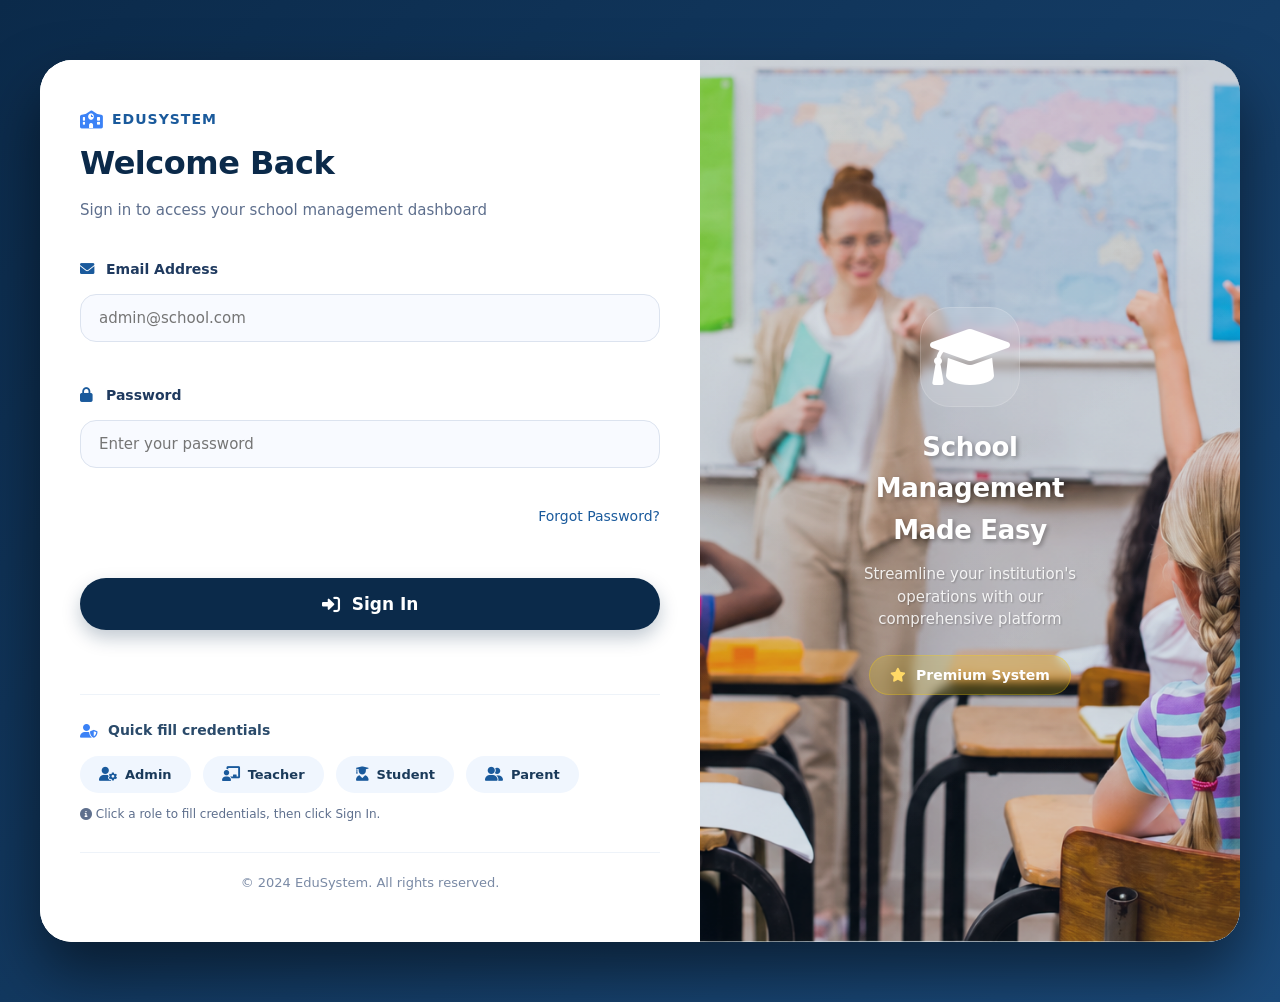
<file: settings.html>
<!DOCTYPE html>
<html lang="en">
<head>
    <meta charset="UTF-8">
    <meta name="viewport" content="width=device-width, initial-scale=1.0">
    <title>Settings · EduSystem</title>
    <link rel="stylesheet" href="https://cdnjs.cloudflare.com/ajax/libs/font-awesome/6.0.0-beta3/css/all.min.css">
    <style>
        /* ============================================================
           MODERN STYLES - Matching Dashboard Design Language
           ============================================================ */
        *,
        *::before,
        *::after {
            box-sizing: border-box;
            margin: 0;
            padding: 0;
        }

        :root {
            --primary-color: #3b82f6;
            --primary-dark: #2563eb;
            --primary-light: #60a5fa;
            --secondary-color: #2c6e9e;
            --secondary-dark: #1e4b6e;
            --dark-bg: #1e293b;
            --sidebar-bg: #ffffff;
            --main-bg: #f8fafc;
            --card-bg: #ffffff;
            --text-primary: #0f172a;
            --text-secondary: #334155;
            --text-muted: #64748b;
            --text-light: #94a3b8;
            --border-light: #eef2f6;
            --border-medium: #e2e8f0;
            --success: #10b981;
            --warning: #f59e0b;
            --danger: #ef4444;
            --info: #3b82f6;
            --purple: #8b5cf6;
            --pink: #ec489a;
            --orange: #f97316;
            --teal: #14b8a6;
            --indigo: #4f46e5;
            --shadow-sm: 0 1px 3px rgba(0, 0, 0, 0.06);
            --shadow-md: 0 4px 12px rgba(0, 0, 0, 0.05);
            --shadow-lg: 0 8px 24px rgba(0, 0, 0, 0.08);
            --spacing-sm: 8px;
            --spacing-md: 16px;
            --spacing-lg: 24px;
            --spacing-xl: 32px;
            --radius-sm: 8px;
            --radius-md: 10px;
            --radius-lg: 16px;
            --radius-xl: 20px;
            --radius-full: 40px;
            --transition-fast: 0.2s ease;
            --transition-normal: 0.3s ease;
        }

        body {
            font-family: 'Inter', 'Segoe UI', system-ui, -apple-system, sans-serif;
            background-color: #f0f2f5;
            display: flex;
            flex-direction: column;
            height: 100vh;
            overflow: hidden;
        }

        /* ---------- NAVBAR ---------- */
        .navbar {
            background: white;
            padding: 0 32px;
            height: 64px;
            display: flex;
            align-items: center;
            justify-content: space-between;
            border-bottom: 1px solid #e2e8f0;
            position: sticky;
            top: 0;
            z-index: 100;
            box-shadow: 0 1px 2px rgba(0, 0, 0, 0.04);
        }

        .logo {
            font-size: 20px;
            font-weight: 700;
            color: #1e293b;
            display: flex;
            align-items: center;
            gap: 10px;
        }

        .logo i {
            color: #3b82f6;
        }

        .nav-links {
            display: flex;
            align-items: center;
            gap: 24px;
        }

        .nav-links a {
            text-decoration: none;
            color: #64748b;
            font-size: 14px;
            font-weight: 500;
            transition: color 0.2s;
            display: flex;
            align-items: center;
            gap: 6px;
        }

        .nav-links a:hover {
            color: #1e293b;
        }

        /* ---------- APP WRAPPER + SIDEBAR ---------- */
        .app-wrapper {
            display: flex;
            flex: 1;
            overflow: hidden;
        }

        .sidebar {
            width: 250px;
            background: white;
            border-right: 1px solid #e2e8f0;
            padding: 20px 0;
            overflow-y: auto;
            flex-shrink: 0;
        }

        .sidebar-nav ul {
            list-style: none;
            padding: 0;
            margin: 0;
        }

        .sidebar-nav li {
            padding: 0 16px;
            margin-bottom: 2px;
        }

        .sidebar-nav li a {
            display: flex;
            align-items: center;
            gap: 12px;
            padding: 10px 14px;
            color: #64748b;
            text-decoration: none;
            border-radius: 8px;
            font-size: 14px;
            font-weight: 500;
            transition: all 0.2s;
        }

        .sidebar-nav li a:hover {
            background: #f1f5f9;
            color: #1e293b;
        }

        .sidebar-nav li.active a {
            background: #3b82f6;
            color: white;
        }

        .sidebar-nav li.active a i {
            color: white;
        }

        .sidebar-nav li a i {
            width: 20px;
            font-size: 16px;
            color: #94a3b8;
        }

        .sidebar-nav li.active a i {
            color: white;
        }

        /* ---------- MAIN CONTENT ---------- */
        .main-content {
            flex: 1;
            overflow-y: auto;
            padding: 32px;
            background: #f8fafc;
        }

        .main-content::-webkit-scrollbar {
            width: 8px;
        }
        .main-content::-webkit-scrollbar-track {
            background: #f1f5f9;
        }
        .main-content::-webkit-scrollbar-thumb {
            background: #cbd5e1;
            border-radius: 4px;
        }
        .main-content::-webkit-scrollbar-thumb:hover {
            background: #94a3b8;
        }

        /* ---------- SETTINGS HEADER ---------- */
        .settings-header {
            display: flex;
            justify-content: space-between;
            align-items: flex-start;
            flex-wrap: wrap;
            gap: 16px;
            margin-bottom: 28px;
        }

        .settings-header h1 {
            font-size: 28px;
            font-weight: 700;
            color: #0f172a;
            display: flex;
            align-items: center;
            gap: 10px;
        }

        .settings-header h1 i {
            color: #3b82f6;
        }

        .settings-header .subtitle {
            color: #64748b;
            font-size: 14px;
            display: flex;
            align-items: center;
            gap: 6px;
            margin-top: 4px;
        }

        .settings-header .subtitle i {
            color: #f59e0b;
        }

        .header-actions {
            display: flex;
            gap: 10px;
            align-items: center;
            flex-wrap: wrap;
        }

        /* ---------- BUTTONS ---------- */
        .btn {
            padding: 8px 18px;
            border: none;
            border-radius: 8px;
            font-size: 14px;
            font-weight: 500;
            cursor: pointer;
            transition: all 0.2s;
            display: inline-flex;
            align-items: center;
            gap: 6px;
            text-decoration: none;
            background: #f1f5f9;
            color: #1e293b;
        }

        .btn:hover {
            transform: translateY(-1px);
            box-shadow: 0 4px 12px rgba(0, 0, 0, 0.08);
        }

        .btn--primary {
            background: #3b82f6;
            color: white;
        }

        .btn--primary:hover {
            background: #2563eb;
            box-shadow: 0 4px 12px rgba(59, 130, 246, 0.3);
        }

        .btn--success {
            background: #10b981;
            color: white;
        }

        .btn--success:hover {
            background: #059669;
            box-shadow: 0 4px 12px rgba(16, 185, 129, 0.3);
        }

        .btn--danger {
            background: #ef4444;
            color: white;
        }

        .btn--danger:hover {
            background: #dc2626;
            box-shadow: 0 4px 12px rgba(239, 68, 68, 0.3);
        }

        .btn--purple {
            background: #8b5cf6;
            color: white;
        }

        .btn--purple:hover {
            background: #7c3aed;
            box-shadow: 0 4px 12px rgba(139, 92, 246, 0.3);
        }

        .btn-sm {
            padding: 4px 12px;
            font-size: 12px;
            height: 28px;
        }

        /* ---------- SETTINGS TABS ---------- */
        .settings-tabs {
            display: flex;
            gap: 4px;
            margin-bottom: 24px;
            flex-wrap: wrap;
            border-bottom: 2px solid #f1f5f9;
            padding-bottom: 4px;
        }

        .settings-tabs .tab-btn {
            padding: 10px 20px;
            border: none;
            background: transparent;
            font-size: 14px;
            font-weight: 500;
            color: #64748b;
            cursor: pointer;
            border-radius: 8px;
            transition: all 0.2s;
            position: relative;
        }

        .settings-tabs .tab-btn:hover {
            color: #0f172a;
            background: #f1f5f9;
        }

        .settings-tabs .tab-btn.active {
            color: #3b82f6;
            background: #eef2ff;
        }

        .settings-tabs .tab-btn.active::after {
            content: '';
            position: absolute;
            bottom: -6px;
            left: 0;
            right: 0;
            height: 2px;
            background: #3b82f6;
        }

        .settings-tabs .tab-btn i {
            margin-right: 6px;
        }

        /* ---------- SETTINGS PANELS ---------- */
        .settings-panel {
            display: none;
            animation: fadeIn 0.3s ease;
        }

        .settings-panel.active {
            display: block;
        }

        @keyframes fadeIn {
            from { opacity: 0; transform: translateY(10px); }
            to { opacity: 1; transform: translateY(0); }
        }

        /* ---------- SETTINGS SECTIONS ---------- */
        .settings-section {
            background: white;
            border-radius: 12px;
            padding: 24px;
            border: 1px solid #f1f5f9;
            box-shadow: 0 1px 3px rgba(0, 0, 0, 0.06);
            margin-bottom: 24px;
            transition: all 0.3s ease;
        }

        .settings-section:hover {
            box-shadow: 0 4px 12px rgba(0, 0, 0, 0.04);
        }

        .settings-section .section-title {
            font-size: 17px;
            font-weight: 600;
            color: #0f172a;
            margin-bottom: 4px;
            display: flex;
            align-items: center;
            gap: 10px;
        }

        .settings-section .section-title i {
            color: #3b82f6;
        }

        .settings-section .section-desc {
            font-size: 14px;
            color: #64748b;
            margin-bottom: 20px;
        }

        /* ---------- SETTING ROWS ---------- */
        .setting-row {
            display: flex;
            align-items: center;
            justify-content: space-between;
            padding: 14px 0;
            border-bottom: 1px solid #f1f5f9;
            gap: 16px;
        }

        .setting-row:last-child {
            border-bottom: none;
        }

        .setting-row .setting-info {
            flex: 1;
        }

        .setting-row .setting-info .setting-label {
            font-weight: 500;
            color: #0f172a;
            font-size: 14px;
        }

        .setting-row .setting-info .setting-description {
            font-size: 13px;
            color: #64748b;
        }

        .setting-row .setting-control {
            display: flex;
            align-items: center;
            gap: 12px;
        }

        /* ---------- TOGGLE SWITCH ---------- */
        .toggle-switch {
            width: 48px;
            height: 26px;
            background: #e2e8f0;
            border-radius: 40px;
            cursor: pointer;
            transition: all 0.3s ease;
            position: relative;
            flex-shrink: 0;
        }

        .toggle-switch.active {
            background: #10b981;
        }

        .toggle-switch .toggle-dot {
            width: 20px;
            height: 20px;
            background: white;
            border-radius: 50%;
            position: absolute;
            top: 3px;
            left: 3px;
            transition: all 0.3s ease;
            box-shadow: 0 1px 3px rgba(0, 0, 0, 0.15);
        }

        .toggle-switch.active .toggle-dot {
            left: 25px;
        }

        .toggle-switch:hover {
            transform: scale(1.05);
        }

        /* ---------- INPUTS ---------- */
        .setting-input {
            padding: 8px 14px;
            border: 1px solid #e2e8f0;
            border-radius: 8px;
            font-size: 14px;
            font-family: inherit;
            outline: none;
            transition: all 0.2s ease;
            background: white;
            color: #1e293b;
            width: 200px;
        }

        .setting-input:focus {
            border-color: #3b82f6;
            box-shadow: 0 0 0 3px rgba(59, 130, 246, 0.15);
        }

        .setting-select {
            padding: 8px 14px;
            border: 1px solid #e2e8f0;
            border-radius: 8px;
            font-size: 14px;
            font-family: inherit;
            outline: none;
            background: white;
            cursor: pointer;
            color: #1e293b;
            min-width: 140px;
        }

        .setting-select:focus {
            border-color: #3b82f6;
            box-shadow: 0 0 0 3px rgba(59, 130, 246, 0.15);
        }

        /* ---------- COLOR PICKER ---------- */
        .color-picker-wrapper {
            display: flex;
            align-items: center;
            gap: 8px;
        }

        .color-picker-wrapper input[type="color"] {
            width: 36px;
            height: 36px;
            border: 2px solid #e2e8f0;
            border-radius: 8px;
            cursor: pointer;
            padding: 2px;
            background: white;
        }

        .color-picker-wrapper input[type="color"]::-webkit-color-swatch-wrapper {
            padding: 0;
        }

        .color-picker-wrapper input[type="color"]::-webkit-color-swatch {
            border: none;
            border-radius: 4px;
        }

        .color-picker-wrapper .color-hex {
            font-size: 13px;
            color: #64748b;
            font-weight: 500;
        }

        /* ---------- PAGE GRID ---------- */
        .page-grid {
            display: grid;
            grid-template-columns: repeat(auto-fill, minmax(240px, 1fr));
            gap: 12px;
        }

        .page-card {
            background: #f8fafc;
            border-radius: 10px;
            padding: 16px;
            border: 1px solid #f1f5f9;
            transition: all 0.3s ease;
        }

        .page-card:hover {
            border-color: #3b82f6;
            box-shadow: 0 4px 12px rgba(0, 0, 0, 0.04);
            transform: translateY(-2px);
        }

        .page-card .page-header {
            display: flex;
            align-items: center;
            gap: 10px;
            margin-bottom: 8px;
        }

        .page-card .page-header i {
            font-size: 18px;
            color: #3b82f6;
        }

        .page-card .page-header .page-name {
            font-weight: 600;
            color: #0f172a;
            font-size: 14px;
        }

        .page-card .page-status {
            display: flex;
            align-items: center;
            gap: 6px;
            font-size: 13px;
            color: #64748b;
            margin-bottom: 10px;
        }

        .page-card .page-status .status-dot {
            width: 8px;
            height: 8px;
            border-radius: 50%;
            display: inline-block;
        }

        .page-card .page-status .status-dot.active {
            background: #10b981;
        }

        .page-card .page-status .status-dot.inactive {
            background: #ef4444;
        }

        .page-card .page-actions {
            display: flex;
            gap: 6px;
        }

        /* ---------- ROLE BADGES ---------- */
        .role-badge {
            display: inline-flex;
            align-items: center;
            gap: 6px;
            padding: 4px 14px;
            border-radius: 40px;
            font-size: 13px;
            font-weight: 500;
        }

        .role-badge.admin {
            background: #dbeafe;
            color: #1e3a8a;
        }

        .role-badge.teacher {
            background: #d1fae5;
            color: #065f46;
        }

        .role-badge.student {
            background: #ede9fe;
            color: #5b21b6;
        }

        .role-badge.parent {
            background: #fef3c7;
            color: #92400e;
        }

        /* ---------- PERMISSION GRID ---------- */
        .permission-grid {
            display: grid;
            grid-template-columns: repeat(auto-fill, minmax(180px, 1fr));
            gap: 8px;
            margin-top: 12px;
        }

        .permission-item {
            display: flex;
            align-items: center;
            gap: 8px;
            padding: 8px 12px;
            border-radius: 8px;
            background: #f8fafc;
            border: 1px solid transparent;
            transition: all 0.2s ease;
        }

        .permission-item:hover {
            border-color: #e2e8f0;
            background: white;
        }

        .permission-item input[type="checkbox"] {
            width: 16px;
            height: 16px;
            cursor: pointer;
            accent-color: #3b82f6;
        }

        .permission-item label {
            font-size: 13px;
            color: #334155;
            cursor: pointer;
        }

        /* ---------- NOTIFICATION ITEMS ---------- */
        .notification-item {
            display: flex;
            align-items: center;
            gap: 14px;
            padding: 10px 0;
            border-bottom: 1px solid #f1f5f9;
        }

        .notification-item:last-child {
            border-bottom: none;
        }

        .notification-item .notif-icon {
            width: 36px;
            height: 36px;
            border-radius: 50%;
            display: flex;
            align-items: center;
            justify-content: center;
            color: white;
            flex-shrink: 0;
            font-size: 14px;
        }

        .notification-item .notif-info {
            flex: 1;
        }

        .notification-item .notif-info .notif-name {
            font-weight: 500;
            color: #0f172a;
            font-size: 14px;
        }

        .notification-item .notif-info .notif-desc {
            font-size: 13px;
            color: #64748b;
        }

        /* ---------- FOOTER ---------- */
        .footer-actions {
            display: flex;
            justify-content: space-between;
            align-items: center;
            flex-wrap: wrap;
            gap: 16px;
            margin-top: 16px;
            padding-top: 16px;
            border-top: 1px solid #f1f5f9;
        }

        .footer-actions .timestamp {
            font-size: 13px;
            color: #94a3b8;
        }

        .footer-actions .back-link {
            color: #3b82f6;
            text-decoration: none;
            font-weight: 500;
            transition: color 0.2s;
            display: flex;
            align-items: center;
            gap: 6px;
        }

        .footer-actions .back-link:hover {
            color: #2563eb;
        }

        /* ---------- NOTIFICATION ---------- */
        .custom-notification {
            position: fixed;
            bottom: 24px;
            right: 24px;
            padding: 14px 24px;
            border-radius: 10px;
            color: white;
            box-shadow: 0 8px 24px rgba(0, 0, 0, 0.15);
            z-index: 9999;
            font-size: 14px;
            animation: slideUp 0.3s ease;
            max-width: 400px;
            font-weight: 500;
        }

        @keyframes slideUp {
            from {
                transform: translateY(20px);
                opacity: 0;
            }
            to {
                transform: translateY(0);
                opacity: 1;
            }
        }

        /* ---------- RESPONSIVE ---------- */
        @media (max-width: 1024px) {
            .main-content {
                padding: 24px;
            }
            .sidebar {
                width: 220px;
            }
            .page-grid {
                grid-template-columns: repeat(auto-fill, minmax(200px, 1fr));
            }
        }

        @media (max-width: 768px) {
            .sidebar {
                display: none;
            }

            .main-content {
                padding: 16px;
            }

            .settings-header {
                flex-direction: column;
                align-items: flex-start;
            }

            .header-actions {
                width: 100%;
            }

            .header-actions .btn {
                flex: 1;
                justify-content: center;
            }

            .settings-tabs {
                flex-wrap: nowrap;
                overflow-x: auto;
                padding-bottom: 8px;
                gap: 2px;
            }

            .settings-tabs .tab-btn {
                white-space: nowrap;
                padding: 8px 14px;
                font-size: 13px;
            }

            .setting-row {
                flex-direction: column;
                align-items: flex-start;
                gap: 8px;
            }

            .setting-row .setting-control {
                width: 100%;
            }

            .setting-input {
                width: 100%;
            }

            .setting-select {
                width: 100%;
                min-width: unset;
            }

            .page-grid {
                grid-template-columns: 1fr 1fr;
            }

            .permission-grid {
                grid-template-columns: 1fr 1fr;
            }

            .footer-actions {
                flex-direction: column;
                align-items: center;
                text-align: center;
            }

            .navbar {
                padding: 0 16px;
            }

            .nav-links {
                gap: 12px;
            }

            .nav-links a {
                font-size: 12px;
            }
        }

        @media (max-width: 480px) {
            .settings-section {
                padding: 16px;
            }

            .page-grid {
                grid-template-columns: 1fr;
            }

            .permission-grid {
                grid-template-columns: 1fr;
            }

            .settings-tabs .tab-btn {
                font-size: 12px;
                padding: 6px 12px;
            }

            .settings-header h1 {
                font-size: 22px;
            }

            .notification-item {
                flex-wrap: wrap;
                gap: 8px;
            }

            .notification-item .notif-info {
                width: 100%;
            }
        }
    </style>
</head>
<body>

    <header class="navbar">
        <div class="logo"><i class="fas fa-school"></i> EduSystem</div>
        <div class="nav-links">
            <a href="index.html"><i class="fas fa-tachometer-alt"></i> Dashboard</a>
            <a href="profile.html"><i class="far fa-user-circle"></i> Profile</a>
            <a href="#" id="logoutBtnNav"><i class="fas fa-sign-out-alt"></i> Logout</a>
        </div>
    </header>

    <div class="app-wrapper">
        <aside class="sidebar">
            <div class="sidebar-nav">
                <ul>
                    <li class="nav-item" data-page="dashboard"><a href="index.html"><i class="fas fa-chalkboard-user"></i> Dashboard</a></li>
                    <li class="nav-item" data-page="users"><a href="users.html"><i class="fas fa-users"></i> Users</a></li>
                    <li class="nav-item" data-page="academic"><a href="academics.html"><i class="fas fa-book-open"></i> Academic</a></li>
                    <li class="nav-item" data-page="examination"><a href="examination.html"><i class="fas fa-pen-alt"></i> Examination</a></li>
                    <li class="nav-item" data-page="liveclass"><a href="liveclass.html"><i class="fas fa-video"></i> Live class</a></li>
                    <li class="nav-item" data-page="onlinecourses"><a href="onlinecourses.html"><i class="fas fa-laptop-code"></i> Online courses</a></li>
                    <li class="nav-item" data-page="accounting"><a href="accounting.html"><i class="fas fa-calculator"></i> Accounting</a></li>
                    <li class="nav-item" data-page="backoffice"><a href="backoffice.html"><i class="fas fa-archive"></i> Back office</a></li>
                    <li class="nav-item active" data-page="settings"><a href="settings.html"><i class="fas fa-sliders-h"></i> Settings</a></li>
                </ul>
            </div>
        </aside>

        <main class="main-content" id="mainContent">
            <!-- ========== SETTINGS HEADER ========== -->
            <div class="settings-header">
                <div>
                    <h1><i class="fas fa-sliders-h"></i>Settings</h1>
                    <div class="subtitle"><i class="fas fa-cog"></i> Manage all system settings and configurations</div>
                </div>
                <div class="header-actions">
                    <button class="btn btn--primary" onclick="saveAllSettings()"><i class="fas fa-save"></i> Save All</button>
                    <button class="btn" onclick="resetSettings()"><i class="fas fa-undo"></i> Reset</button>
                </div>
            </div>

            <!-- ========== SETTINGS TABS ========== -->
            <div class="settings-tabs">
                <button class="tab-btn active" data-tab="general" onclick="switchTab('general')">
                    <i class="fas fa-cog"></i> General
                </button>
                <button class="tab-btn" data-tab="pages" onclick="switchTab('pages')">
                    <i class="fas fa-file-alt"></i> Pages
                </button>
                <button class="tab-btn" data-tab="roles" onclick="switchTab('roles')">
                    <i class="fas fa-users-cog"></i> Roles & Permissions
                </button>
                <button class="tab-btn" data-tab="notifications" onclick="switchTab('notifications')">
                    <i class="fas fa-bell"></i> Notifications
                </button>
                <button class="tab-btn" data-tab="security" onclick="switchTab('security')">
                    <i class="fas fa-shield-alt"></i> Security
                </button>
                <button class="tab-btn" data-tab="system" onclick="switchTab('system')">
                    <i class="fas fa-server"></i> System
                </button>
            </div>

            <!-- ====== GENERAL TAB ====== -->
            <div class="settings-panel active" id="tab-general">
                <div class="settings-section">
                    <div class="section-title"><i class="fas fa-globe"></i> General Settings</div>
                    <div class="section-desc">Configure basic system settings and preferences.</div>

                    <div class="setting-row">
                        <div class="setting-info">
                            <div class="setting-label">School Name</div>
                            <div class="setting-description">The name of your institution</div>
                        </div>
                        <div class="setting-control">
                            <input type="text" class="setting-input" value="EduSystem School" id="schoolName">
                        </div>
                    </div>

                    <div class="setting-row">
                        <div class="setting-info">
                            <div class="setting-label">School Tagline</div>
                            <div class="setting-description">Short description of your school</div>
                        </div>
                        <div class="setting-control">
                            <input type="text" class="setting-input" value="Empowering Education for Tomorrow" id="schoolTagline">
                        </div>
                    </div>

                    <div class="setting-row">
                        <div class="setting-info">
                            <div class="setting-label">Academic Year</div>
                            <div class="setting-description">Current academic year</div>
                        </div>
                        <div class="setting-control">
                            <select class="setting-select" id="academicYear">
                                <option value="2024">2024</option>
                                <option value="2025" selected>2025</option>
                                <option value="2026">2026</option>
                            </select>
                        </div>
                    </div>

                    <div class="setting-row">
                        <div class="setting-info">
                            <div class="setting-label">Semester</div>
                            <div class="setting-description">Current semester</div>
                        </div>
                        <div class="setting-control">
                            <select class="setting-select" id="semester">
                                <option value="1">Semester 1</option>
                                <option value="2" selected>Semester 2</option>
                            </select>
                        </div>
                    </div>

                    <div class="setting-row">
                        <div class="setting-info">
                            <div class="setting-label">Default Language</div>
                            <div class="setting-description">System interface language</div>
                        </div>
                        <div class="setting-control">
                            <select class="setting-select" id="defaultLanguage">
                                <option value="en" selected>English</option>
                                <option value="sw">Swahili</option>
                                <option value="fr">French</option>
                            </select>
                        </div>
                    </div>

                    <div class="setting-row">
                        <div class="setting-info">
                            <div class="setting-label">Time Zone</div>
                            <div class="setting-description">System time zone</div>
                        </div>
                        <div class="setting-control">
                            <select class="setting-select" id="timeZone">
                                <option value="Africa/Nairobi" selected>Africa/Nairobi (UTC+3)</option>
                                <option value="Africa/Lagos">Africa/Lagos (UTC+1)</option>
                                <option value="Africa/Cairo">Africa/Cairo (UTC+2)</option>
                            </select>
                        </div>
                    </div>

                    <div class="setting-row">
                        <div class="setting-info">
                            <div class="setting-label">Primary Color</div>
                            <div class="setting-description">Main brand color for the system</div>
                        </div>
                        <div class="setting-control">
                            <div class="color-picker-wrapper">
                                <input type="color" value="#3b82f6" id="primaryColor">
                                <span class="color-hex">#3b82f6</span>
                            </div>
                        </div>
                    </div>
                </div>

                <div class="settings-section">
                    <div class="section-title"><i class="fas fa-currency-sign"></i> Currency & Finance</div>
                    <div class="section-desc">Configure financial settings for the system.</div>

                    <div class="setting-row">
                        <div class="setting-info">
                            <div class="setting-label">Default Currency</div>
                            <div class="setting-description">Currency used for financial transactions</div>
                        </div>
                        <div class="setting-control">
                            <select class="setting-select" id="defaultCurrency">
                                <option value="KES" selected>KES - Kenyan Shilling</option>
                                <option value="USD">USD - US Dollar</option>
                                <option value="EUR">EUR - Euro</option>
                                <option value="GBP">GBP - British Pound</option>
                            </select>
                        </div>
                    </div>

                    <div class="setting-row">
                        <div class="setting-info">
                            <div class="setting-label">Tax Rate</div>
                            <div class="setting-description">Default tax rate for invoices</div>
                        </div>
                        <div class="setting-control">
                            <input type="text" class="setting-input" value="16%" id="taxRate" style="width:100px;">
                        </div>
                    </div>
                </div>
            </div>

            <!-- ====== PAGES TAB ====== -->
            <div class="settings-panel" id="tab-pages">
                <div class="settings-section">
                    <div class="section-title"><i class="fas fa-file-alt"></i> Page Management</div>
                    <div class="section-desc">Enable or disable pages across the system.</div>

                    <div class="page-grid">
                        <div class="page-card">
                            <div class="page-header">
                                <i class="fas fa-chalkboard-user"></i>
                                <span class="page-name">Dashboard</span>
                            </div>
                            <div class="page-status">
                                <span class="status-dot active"></span> Active
                            </div>
                            <div class="page-actions">
                                <button class="btn btn-sm" onclick="togglePage(this)">Disable</button>
                                <button class="btn btn-sm" onclick="showNotification('Dashboard settings opened', 'info')">Settings</button>
                            </div>
                        </div>

                        <div class="page-card">
                            <div class="page-header">
                                <i class="fas fa-users"></i>
                                <span class="page-name">Users</span>
                            </div>
                            <div class="page-status">
                                <span class="status-dot active"></span> Active
                            </div>
                            <div class="page-actions">
                                <button class="btn btn-sm" onclick="togglePage(this)">Disable</button>
                                <button class="btn btn-sm" onclick="showNotification('Users page settings opened', 'info')">Settings</button>
                            </div>
                        </div>

                        <div class="page-card">
                            <div class="page-header">
                                <i class="fas fa-book-open"></i>
                                <span class="page-name">Academic</span>
                            </div>
                            <div class="page-status">
                                <span class="status-dot active"></span> Active
                            </div>
                            <div class="page-actions">
                                <button class="btn btn-sm" onclick="togglePage(this)">Disable</button>
                                <button class="btn btn-sm" onclick="showNotification('Academic settings opened', 'info')">Settings</button>
                            </div>
                        </div>

                        <div class="page-card">
                            <div class="page-header">
                                <i class="fas fa-pen-alt"></i>
                                <span class="page-name">Examination</span>
                            </div>
                            <div class="page-status">
                                <span class="status-dot active"></span> Active
                            </div>
                            <div class="page-actions">
                                <button class="btn btn-sm" onclick="togglePage(this)">Disable</button>
                                <button class="btn btn-sm" onclick="showNotification('Examination settings opened', 'info')">Settings</button>
                            </div>
                        </div>

                        <div class="page-card">
                            <div class="page-header">
                                <i class="fas fa-video"></i>
                                <span class="page-name">Live Class</span>
                            </div>
                            <div class="page-status">
                                <span class="status-dot active"></span> Active
                            </div>
                            <div class="page-actions">
                                <button class="btn btn-sm" onclick="togglePage(this)">Disable</button>
                                <button class="btn btn-sm" onclick="showNotification('Live class settings opened', 'info')">Settings</button>
                            </div>
                        </div>

                        <div class="page-card">
                            <div class="page-header">
                                <i class="fas fa-laptop-code"></i>
                                <span class="page-name">Online Courses</span>
                            </div>
                            <div class="page-status">
                                <span class="status-dot active"></span> Active
                            </div>
                            <div class="page-actions">
                                <button class="btn btn-sm" onclick="togglePage(this)">Disable</button>
                                <button class="btn btn-sm" onclick="showNotification('Online courses settings opened', 'info')">Settings</button>
                            </div>
                        </div>

                        <div class="page-card">
                            <div class="page-header">
                                <i class="fas fa-calculator"></i>
                                <span class="page-name">Accounting</span>
                            </div>
                            <div class="page-status">
                                <span class="status-dot active"></span> Active
                            </div>
                            <div class="page-actions">
                                <button class="btn btn-sm" onclick="togglePage(this)">Disable</button>
                                <button class="btn btn-sm" onclick="showNotification('Accounting settings opened', 'info')">Settings</button>
                            </div>
                        </div>

                        <div class="page-card">
                            <div class="page-header">
                                <i class="fas fa-archive"></i>
                                <span class="page-name">Back Office</span>
                            </div>
                            <div class="page-status">
                                <span class="status-dot active"></span> Active
                            </div>
                            <div class="page-actions">
                                <button class="btn btn-sm" onclick="togglePage(this)">Disable</button>
                                <button class="btn btn-sm" onclick="showNotification('Back office settings opened', 'info')">Settings</button>
                            </div>
                        </div>

                        <div class="page-card">
                            <div class="page-header">
                                <i class="fas fa-sliders-h"></i>
                                <span class="page-name">Settings</span>
                            </div>
                            <div class="page-status">
                                <span class="status-dot active"></span> Active
                            </div>
                            <div class="page-actions">
                                <button class="btn btn-sm" onclick="togglePage(this)">Disable</button>
                                <button class="btn btn-sm" onclick="showNotification('Settings page opened', 'info')">Settings</button>
                            </div>
                        </div>
                    </div>
                </div>
            </div>

            <!-- ====== ROLES & PERMISSIONS TAB ====== -->
            <div class="settings-panel" id="tab-roles">
                <div class="settings-section">
                    <div class="section-title"><i class="fas fa-users-cog"></i> Role Management</div>
                    <div class="section-desc">Configure user roles and their permissions across the system.</div>

                    <div style="display:flex; gap:12px; flex-wrap:wrap; margin-bottom:20px;">
                        <span class="role-badge admin"><i class="fas fa-user-shield"></i> Admin</span>
                        <span class="role-badge teacher"><i class="fas fa-chalkboard-teacher"></i> Teacher</span>
                        <span class="role-badge student"><i class="fas fa-user-graduate"></i> Student</span>
                        <span class="role-badge parent"><i class="fas fa-user-friends"></i> Parent</span>
                        <button class="btn btn--primary btn-sm" onclick="showNotification('Add role form opened', 'info')">
                            <i class="fas fa-plus"></i> Add Role
                        </button>
                    </div>

                    <div class="setting-row">
                        <div class="setting-info">
                            <div class="setting-label">Admin Permissions</div>
                            <div class="setting-description">Full access to all system features</div>
                        </div>
                        <div class="setting-control">
                            <span class="badge" style="background:#dbeafe; color:#1e3a8a; padding:4px 16px; border-radius:20px; font-size:12px; font-weight:500;">Full Access</span>
                        </div>
                    </div>

                    <div class="permission-grid">
                        <div class="permission-item">
                            <input type="checkbox" checked>
                            <label>View Dashboard</label>
                        </div>
                        <div class="permission-item">
                            <input type="checkbox" checked>
                            <label>Manage Users</label>
                        </div>
                        <div class="permission-item">
                            <input type="checkbox" checked>
                            <label>Manage Academic</label>
                        </div>
                        <div class="permission-item">
                            <input type="checkbox" checked>
                            <label>Manage Examinations</label>
                        </div>
                        <div class="permission-item">
                            <input type="checkbox" checked>
                            <label>Manage Live Classes</label>
                        </div>
                        <div class="permission-item">
                            <input type="checkbox" checked>
                            <label>Manage Online Courses</label>
                        </div>
                        <div class="permission-item">
                            <input type="checkbox" checked>
                            <label>Manage Accounting</label>
                        </div>
                        <div class="permission-item">
                            <input type="checkbox" checked>
                            <label>Manage Back Office</label>
                        </div>
                        <div class="permission-item">
                            <input type="checkbox" checked>
                            <label>Manage Settings</label>
                        </div>
                        <div class="permission-item">
                            <input type="checkbox" checked>
                            <label>View Reports</label>
                        </div>
                    </div>

                    <div style="margin-top: 20px;">
                        <button class="btn btn--primary" onclick="showNotification('Permissions updated successfully', 'success')"><i class="fas fa-save"></i> Update Permissions</button>
                    </div>
                </div>
            </div>

            <!-- ====== NOTIFICATIONS TAB ====== -->
            <div class="settings-panel" id="tab-notifications">
                <div class="settings-section">
                    <div class="section-title"><i class="fas fa-bell"></i> Notification Settings</div>
                    <div class="section-desc">Configure notification preferences and alerts.</div>

                    <div class="notification-item">
                        <div class="notif-icon" style="background: #3b82f6;"><i class="fas fa-envelope"></i></div>
                        <div class="notif-info">
                            <div class="notif-name">Email Notifications</div>
                            <div class="notif-desc">Send system notifications via email</div>
                        </div>
                        <div class="toggle-switch active" onclick="toggleSetting(this)">
                            <div class="toggle-dot"></div>
                        </div>
                    </div>

                    <div class="notification-item">
                        <div class="notif-icon" style="background: #10b981;"><i class="fas fa-sms"></i></div>
                        <div class="notif-info">
                            <div class="notif-name">SMS Notifications</div>
                            <div class="notif-desc">Send SMS alerts to parents and staff</div>
                        </div>
                        <div class="toggle-switch" onclick="toggleSetting(this)">
                            <div class="toggle-dot"></div>
                        </div>
                    </div>

                    <div class="notification-item">
                        <div class="notif-icon" style="background: #f59e0b;"><i class="fas fa-bell"></i></div>
                        <div class="notif-info">
                            <div class="notif-name">Push Notifications</div>
                            <div class="notif-desc">In-app notification alerts</div>
                        </div>
                        <div class="toggle-switch active" onclick="toggleSetting(this)">
                            <div class="toggle-dot"></div>
                        </div>
                    </div>

                    <div class="notification-item">
                        <div class="notif-icon" style="background: #8b5cf6;"><i class="fas fa-calendar-check"></i></div>
                        <div class="notif-info">
                            <div class="notif-name">Exam Alerts</div>
                            <div class="notif-desc">Notify students about upcoming exams</div>
                        </div>
                        <div class="toggle-switch active" onclick="toggleSetting(this)">
                            <div class="toggle-dot"></div>
                        </div>
                    </div>

                    <div class="notification-item">
                        <div class="notif-icon" style="background: #ef4444;"><i class="fas fa-exclamation-triangle"></i></div>
                        <div class="notif-info">
                            <div class="notif-name">System Alerts</div>
                            <div class="notif-desc">Critical system notifications</div>
                        </div>
                        <div class="toggle-switch active" onclick="toggleSetting(this)">
                            <div class="toggle-dot"></div>
                        </div>
                    </div>
                </div>
            </div>

            <!-- ====== SECURITY TAB ====== -->
            <div class="settings-panel" id="tab-security">
                <div class="settings-section">
                    <div class="section-title"><i class="fas fa-shield-alt"></i> Security Settings</div>
                    <div class="section-desc">Configure security settings to protect your system.</div>

                    <div class="setting-row">
                        <div class="setting-info">
                            <div class="setting-label">Two-Factor Authentication</div>
                            <div class="setting-description">Require 2FA for all admin accounts</div>
                        </div>
                        <div class="setting-control">
                            <div class="toggle-switch" onclick="toggleSetting(this)">
                                <div class="toggle-dot"></div>
                            </div>
                        </div>
                    </div>

                    <div class="setting-row">
                        <div class="setting-info">
                            <div class="setting-label">Session Timeout</div>
                            <div class="setting-description">Auto-logout after inactivity</div>
                        </div>
                        <div class="setting-control">
                            <select class="setting-select" id="sessionTimeout">
                                <option value="15">15 minutes</option>
                                <option value="30" selected>30 minutes</option>
                                <option value="60">1 hour</option>
                                <option value="120">2 hours</option>
                            </select>
                        </div>
                    </div>

                    <div class="setting-row">
                        <div class="setting-info">
                            <div class="setting-label">Password Policy</div>
                            <div class="setting-description">Minimum password requirements</div>
                        </div>
                        <div class="setting-control">
                            <select class="setting-select" id="passwordPolicy">
                                <option value="basic">Basic (8 characters)</option>
                                <option value="medium" selected>Medium (8 chars + numbers)</option>
                                <option value="strong">Strong (8 chars + numbers + symbols)</option>
                            </select>
                        </div>
                    </div>

                    <div class="setting-row">
                        <div class="setting-info">
                            <div class="setting-label">Failed Login Attempts</div>
                            <div class="setting-description">Lock account after failed attempts</div>
                        </div>
                        <div class="setting-control">
                            <select class="setting-select" id="failedAttempts">
                                <option value="3">3 attempts</option>
                                <option value="5" selected>5 attempts</option>
                                <option value="10">10 attempts</option>
                            </select>
                        </div>
                    </div>

                    <div class="setting-row">
                        <div class="setting-info">
                            <div class="setting-label">IP Whitelisting</div>
                            <div class="setting-description">Restrict access to specific IP addresses</div>
                        </div>
                        <div class="setting-control">
                            <div class="toggle-switch" onclick="toggleSetting(this)">
                                <div class="toggle-dot"></div>
                            </div>
                        </div>
                    </div>
                </div>
            </div>

            <!-- ====== SYSTEM TAB ====== -->
            <div class="settings-panel" id="tab-system">
                <div class="settings-section">
                    <div class="section-title"><i class="fas fa-server"></i> System Configuration</div>
                    <div class="section-desc">Manage system-level settings and maintenance.</div>

                    <div class="setting-row">
                        <div class="setting-info">
                            <div class="setting-label">System Version</div>
                            <div class="setting-description">Current system version</div>
                        </div>
                        <div class="setting-control">
                            <span style="font-weight:600; color:#0f172a;">v2.5.1</span>
                            <button class="btn btn-sm" onclick="showNotification('Checking for updates...', 'info')">
                                <i class="fas fa-sync"></i> Check Update
                            </button>
                        </div>
                    </div>

                    <div class="setting-row">
                        <div class="setting-info">
                            <div class="setting-label">Auto Backup</div>
                            <div class="setting-description">Scheduled database backups</div>
                        </div>
                        <div class="setting-control">
                            <select class="setting-select" id="autoBackup">
                                <option value="daily" selected>Daily</option>
                                <option value="weekly">Weekly</option>
                                <option value="monthly">Monthly</option>
                                <option value="disabled">Disabled</option>
                            </select>
                        </div>
                    </div>

                    <div class="setting-row">
                        <div class="setting-info">
                            <div class="setting-label">Maintenance Mode</div>
                            <div class="setting-description">Put the system under maintenance</div>
                        </div>
                        <div class="setting-control">
                            <div class="toggle-switch" onclick="toggleSetting(this)">
                                <div class="toggle-dot"></div>
                            </div>
                        </div>
                    </div>

                    <div class="setting-row">
                        <div class="setting-info">
                            <div class="setting-label">Log Level</div>
                            <div class="setting-description">System logging verbosity</div>
                        </div>
                        <div class="setting-control">
                            <select class="setting-select" id="logLevel">
                                <option value="error">Error</option>
                                <option value="warn">Warning</option>
                                <option value="info" selected>Info</option>
                                <option value="debug">Debug</option>
                            </select>
                        </div>
                    </div>

                    <div class="setting-row" style="border-bottom: none;">
                        <div class="setting-info">
                            <div class="setting-label">System Cache</div>
                            <div class="setting-description">Clear system cache</div>
                        </div>
                        <div class="setting-control">
                            <button class="btn btn--danger btn-sm" onclick="showNotification('Cache cleared successfully', 'success')">
                                <i class="fas fa-trash"></i> Clear Cache
                            </button>
                        </div>
                    </div>
                </div>
            </div>

            <!-- ========== FOOTER ========== -->
            <div class="footer-actions">
                <span class="timestamp"><i class="fas fa-clock"></i> Settings last updated: Today 17:30</span>
                <a href="index.html" class="back-link"><i class="fas fa-arrow-left"></i> Back to Dashboard</a>
            </div>
        </main>
    </div>

    <script>
        // ==================== AUTHENTICATION ====================
        function isLoggedIn() {
            return sessionStorage.getItem('loggedIn') === 'true';
        }

        function checkAuth() {
            if (!isLoggedIn()) {
                window.location.href = 'login.html';
                return false;
            }
            return true;
        }

        function logout() {
            sessionStorage.clear();
            window.location.href = 'login.html';
        }

        // ==================== TAB SWITCHING ====================
        function switchTab(tabName) {
            document.querySelectorAll('.tab-btn').forEach(btn => {
                btn.classList.remove('active');
                if (btn.dataset.tab === tabName) {
                    btn.classList.add('active');
                }
            });

            document.querySelectorAll('.settings-panel').forEach(panel => {
                panel.classList.remove('active');
                if (panel.id === 'tab-' + tabName) {
                    panel.classList.add('active');
                }
            });
        }

        // ==================== SETTINGS TOGGLES ====================
        function toggleSetting(element) {
            element.classList.toggle('active');
            const isActive = element.classList.contains('active');
            const label = element.closest('.setting-row')?.querySelector('.setting-label')?.textContent ||
                         element.closest('.notification-item')?.querySelector('.notif-name')?.textContent ||
                         'Setting';
            showNotification(`${label} ${isActive ? 'enabled' : 'disabled'}`, isActive ? 'success' : 'info');
        }

        // ==================== PAGE TOGGLES ====================
        function togglePage(btn) {
            const card = btn.closest('.page-card');
            const statusDot = card.querySelector('.status-dot');
            const statusText = card.querySelector('.page-status');
            const pageName = card.querySelector('.page-name').textContent;

            if (statusDot.classList.contains('active')) {
                statusDot.classList.remove('active');
                statusDot.classList.add('inactive');
                statusText.innerHTML = '<span class="status-dot inactive"></span> Inactive';
                btn.textContent = 'Enable';
                btn.style.background = '#10b981';
                btn.style.color = 'white';
                showNotification(`${pageName} page disabled`, 'warning');
            } else {
                statusDot.classList.remove('inactive');
                statusDot.classList.add('active');
                statusText.innerHTML = '<span class="status-dot active"></span> Active';
                btn.textContent = 'Disable';
                btn.style.background = '';
                btn.style.color = '';
                showNotification(`${pageName} page enabled`, 'success');
            }
        }

        // ==================== SAVE & RESET ====================
        function saveAllSettings() {
            showNotification('All settings saved successfully!', 'success');
        }

        function resetSettings() {
            if (confirm('Are you sure you want to reset all settings to default?')) {
                showNotification('Settings reset to default', 'info');
            }
        }

        // ==================== NOTIFICATIONS ====================
        function showNotification(message, type = 'info') {
            const colors = {
                success: '#10b981',
                error: '#ef4444',
                info: '#3b82f6',
                warning: '#f59e0b'
            };
            const existing = document.querySelector('.custom-notification');
            if (existing) existing.remove();

            const notification = document.createElement('div');
            notification.className = 'custom-notification';
            notification.style.background = colors[type] || '#3b82f6';
            notification.innerHTML = message;
            document.body.appendChild(notification);

            setTimeout(() => {
                notification.style.opacity = '0';
                notification.style.transition = 'opacity 0.3s';
                setTimeout(() => notification.remove(), 300);
            }, 3000);
        }

        // ==================== INITIALIZATION ====================
        document.addEventListener('DOMContentLoaded', function() {
            if (!checkAuth()) return;

            document.getElementById('logoutBtnNav').addEventListener('click', function(e) {
                e.preventDefault();
                logout();
            });

            document.querySelectorAll('.nav-item').forEach(item => {
                if (item.dataset.page === 'settings') {
                    item.classList.add('active');
                } else {
                    item.classList.remove('active');
                }
            });

            // Color picker live preview
            document.getElementById('primaryColor').addEventListener('input', function() {
                const color = this.value;
                const label = this.parentElement.querySelector('.color-hex');
                label.textContent = color;
                document.documentElement.style.setProperty('--primary-color', color);
                showNotification(`Primary color changed to ${color}`, 'info');
            });
        });

        window.addEventListener('pageshow', function(event) {
            if (event.persisted || (window.performance && window.performance.navigation.type === 2)) {
                checkAuth();
            }
        });
    </script>

</body>
</html>
</file>
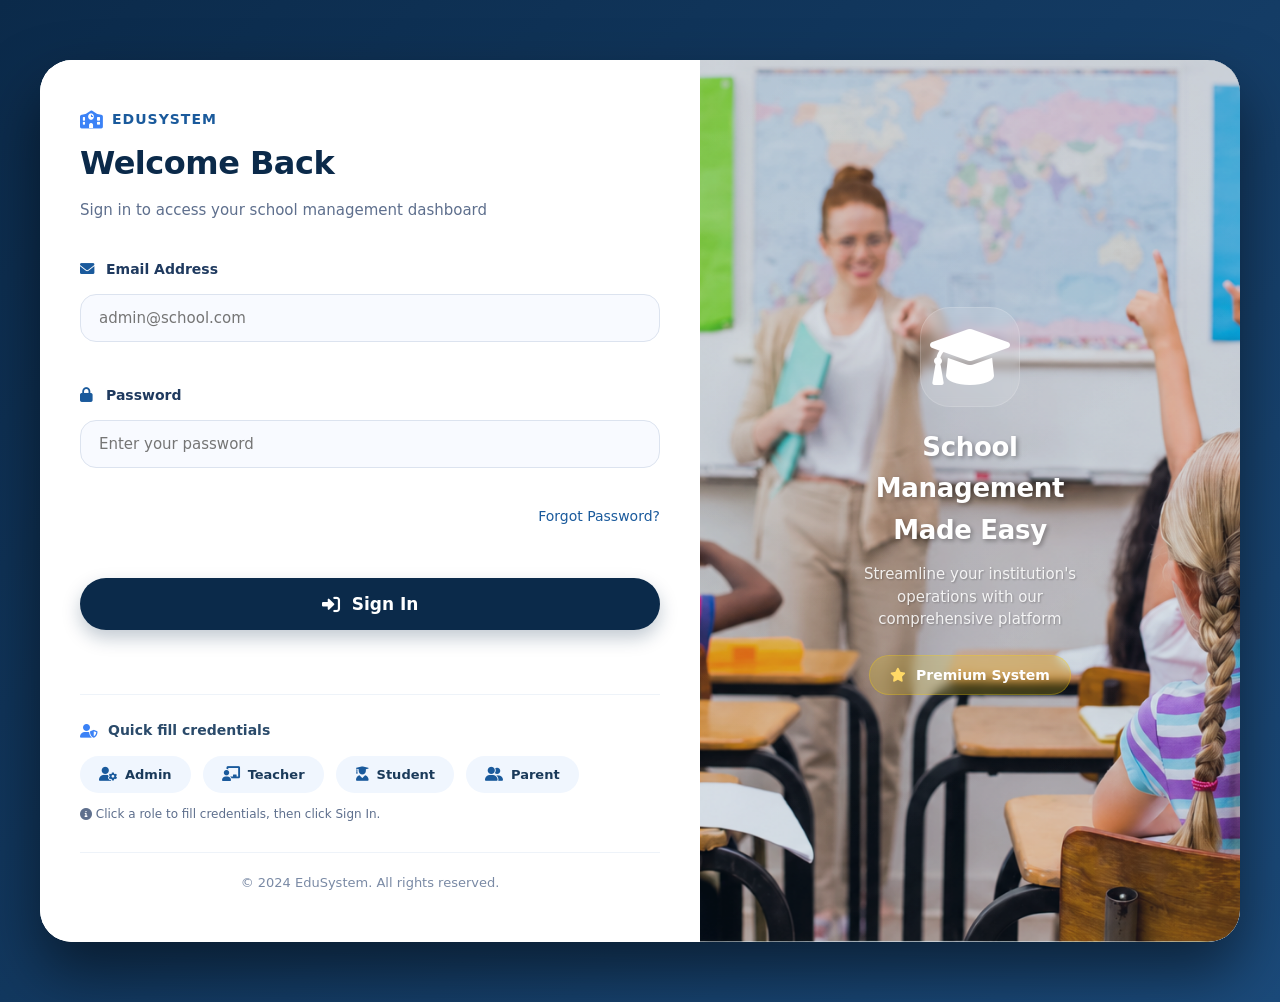
<file: users.html>
<!DOCTYPE html>
<html lang="en">
<head>
  <meta charset="UTF-8" />
  <meta name="viewport" content="width=device-width, initial-scale=1.0" />
  <title>Users — School Management System</title>
  <link rel="stylesheet" href="style.css" />
  <link rel="stylesheet" href="https://cdnjs.cloudflare.com/ajax/libs/font-awesome/6.0.0-beta3/css/all.min.css">
  <style>
    /* ============================================================
       MODERN STYLES - Matching Dashboard Design Language
       ============================================================ */
    *,
    *::before,
    *::after {
      box-sizing: border-box;
      margin: 0;
      padding: 0;
    }

    :root {
      --primary-color: #3b82f6;
      --primary-dark: #2563eb;
      --primary-light: #60a5fa;
      --secondary-color: #2c6e9e;
      --secondary-dark: #1e4b6e;
      --dark-bg: #1e293b;
      --sidebar-bg: #ffffff;
      --main-bg: #f8fafc;
      --card-bg: #ffffff;
      --text-primary: #0f172a;
      --text-secondary: #334155;
      --text-muted: #64748b;
      --text-light: #94a3b8;
      --border-light: #eef2f6;
      --border-medium: #e2e8f0;
      --success: #10b981;
      --warning: #f59e0b;
      --danger: #ef4444;
      --info: #3b82f6;
      --purple: #8b5cf6;
      --shadow-sm: 0 1px 3px rgba(0, 0, 0, 0.06);
      --shadow-md: 0 4px 12px rgba(0, 0, 0, 0.05);
      --shadow-lg: 0 8px 24px rgba(0, 0, 0, 0.08);
      --radius-sm: 8px;
      --radius-md: 10px;
      --radius-lg: 16px;
      --radius-full: 40px;
      --transition-fast: 0.2s ease;
      --transition-normal: 0.3s ease;
    }

    body {
      font-family: 'Inter', 'Segoe UI', system-ui, -apple-system, sans-serif;
      background-color: #f0f2f5;
      display: flex;
      flex-direction: column;
      height: 100vh;
      overflow: hidden;
    }

    /* ---------- NAVBAR ---------- */
    .navbar {
      background: white;
      padding: 0 32px;
      height: 64px;
      display: flex;
      align-items: center;
      justify-content: space-between;
      border-bottom: 1px solid #e2e8f0;
      position: sticky;
      top: 0;
      z-index: 100;
      box-shadow: 0 1px 2px rgba(0, 0, 0, 0.04);
    }

    .logo {
      font-size: 20px;
      font-weight: 700;
      color: #1e293b;
      display: flex;
      align-items: center;
      gap: 10px;
    }

    .logo i {
      color: #3b82f6;
    }

    .nav-links {
      display: flex;
      align-items: center;
      gap: 24px;
    }

    .nav-links a {
      text-decoration: none;
      color: #64748b;
      font-size: 14px;
      font-weight: 500;
      transition: color 0.2s;
      display: flex;
      align-items: center;
      gap: 6px;
    }

    .nav-links a:hover {
      color: #1e293b;
    }

    /* ---------- APP WRAPPER + SIDEBAR ---------- */
    .app-wrapper {
      display: flex;
      flex: 1;
      overflow: hidden;
    }

    .sidebar {
      width: 250px;
      background: white;
      border-right: 1px solid #e2e8f0;
      padding: 20px 0;
      overflow-y: auto;
      flex-shrink: 0;
    }

    .sidebar-nav ul {
      list-style: none;
      padding: 0;
      margin: 0;
    }

    .sidebar-nav li {
      padding: 0 16px;
      margin-bottom: 2px;
    }

    .sidebar-nav li a {
      display: flex;
      align-items: center;
      gap: 12px;
      padding: 10px 14px;
      color: #64748b;
      text-decoration: none;
      border-radius: 8px;
      font-size: 14px;
      font-weight: 500;
      transition: all 0.2s;
    }

    .sidebar-nav li a:hover {
      background: #f1f5f9;
      color: #1e293b;
    }

    .sidebar-nav li.active a {
      background: #3b82f6;
      color: white;
    }

    .sidebar-nav li.active a i {
      color: white;
    }

    .sidebar-nav li a i {
      width: 20px;
      font-size: 16px;
      color: #94a3b8;
    }

    .sidebar-nav li.active a i {
      color: white;
    }

    /* ---------- MAIN CONTENT ---------- */
    .main-content {
      flex: 1;
      overflow-y: auto;
      padding: 32px;
      background: #f8fafc;
    }

    .main-content::-webkit-scrollbar {
      width: 8px;
    }
    .main-content::-webkit-scrollbar-track {
      background: #f1f5f9;
    }
    .main-content::-webkit-scrollbar-thumb {
      background: #cbd5e1;
      border-radius: 4px;
    }
    .main-content::-webkit-scrollbar-thumb:hover {
      background: #94a3b8;
    }

    /* ---------- PAGE HEADER ---------- */
    .page-header {
      display: flex;
      justify-content: space-between;
      align-items: flex-start;
      flex-wrap: wrap;
      gap: 16px;
      margin-bottom: 28px;
    }

    .page-header__title h1 {
      font-size: 28px;
      font-weight: 700;
      color: #0f172a;
      display: flex;
      align-items: center;
      gap: 10px;
    }

    .page-header__subtitle {
      color: #64748b;
      font-size: 14px;
      margin-top: 4px;
    }

    .page-header__actions {
      display: flex;
      gap: 10px;
      align-items: center;
      flex-wrap: wrap;
    }

    .input-search {
      padding: 8px 16px 8px 40px;
      border: 1px solid #e2e8f0;
      border-radius: 8px;
      font-size: 14px;
      background: white;
      outline: none;
      transition: all 0.2s;
      color: #1e293b;
      min-width: 200px;
      background-image: url("data:image/svg+xml,%3Csvg xmlns='http://www.w3.org/2000/svg' width='16' height='16' viewBox='0 0 24 24' fill='none' stroke='%2394a3b8' stroke-width='2' stroke-linecap='round' stroke-linejoin='round'%3E%3Ccircle cx='11' cy='11' r='8'/%3E%3Cline x1='21' y1='21' x2='16.65' y2='16.65'/%3E%3C/svg%3E");
      background-repeat: no-repeat;
      background-position: 12px center;
    }

    .input-search:focus {
      border-color: #3b82f6;
      box-shadow: 0 0 0 3px rgba(59, 130, 246, 0.1);
    }

    .input-select {
      padding: 8px 14px;
      border: 1px solid #e2e8f0;
      border-radius: 8px;
      font-size: 14px;
      background: white;
      outline: none;
      transition: all 0.2s;
      color: #1e293b;
      cursor: pointer;
      min-width: 130px;
    }

    .input-select:focus {
      border-color: #3b82f6;
      box-shadow: 0 0 0 3px rgba(59, 130, 246, 0.1);
    }

    /* ---------- BUTTONS ---------- */
    .btn {
      padding: 8px 18px;
      border: none;
      border-radius: 8px;
      font-size: 14px;
      font-weight: 500;
      cursor: pointer;
      transition: all 0.2s;
      display: inline-flex;
      align-items: center;
      gap: 6px;
      text-decoration: none;
      background: #f1f5f9;
      color: #1e293b;
    }

    .btn:hover {
      transform: translateY(-1px);
      box-shadow: 0 4px 12px rgba(0, 0, 0, 0.08);
    }

    .btn--primary {
      background: #3b82f6;
      color: white;
    }

    .btn--primary:hover {
      background: #2563eb;
      box-shadow: 0 4px 12px rgba(59, 130, 246, 0.3);
    }

    .btn--icon {
      padding: 6px 8px;
      background: transparent;
      color: #64748b;
      border-radius: 6px;
      font-size: 14px;
    }

    .btn--icon:hover {
      background: #f1f5f9;
      color: #1e293b;
      transform: none;
      box-shadow: none;
    }

    /* ---------- STATS GRID ---------- */
    .stats-grid {
      display: grid;
      grid-template-columns: repeat(4, 1fr);
      gap: 16px;
      margin-bottom: 24px;
    }

    .stat-card {
      background: white;
      padding: 20px;
      border-radius: 12px;
      border: 1px solid #f1f5f9;
      box-shadow: 0 1px 3px rgba(0, 0, 0, 0.06);
      transition: all 0.3s ease;
      display: flex;
      flex-direction: column;
      position: relative;
      overflow: hidden;
    }

    .stat-card::after {
      content: '';
      position: absolute;
      top: 0;
      left: 0;
      width: 100%;
      height: 3px;
    }

    .stat-card:nth-child(1)::after {
      background: linear-gradient(90deg, #3b82f6, #60a5fa);
    }
    .stat-card:nth-child(2)::after {
      background: linear-gradient(90deg, #10b981, #34d399);
    }
    .stat-card:nth-child(3)::after {
      background: linear-gradient(90deg, #f59e0b, #fbbf24);
    }
    .stat-card:nth-child(4)::after {
      background: linear-gradient(90deg, #8b5cf6, #a78bfa);
    }

    .stat-card:hover {
      transform: translateY(-2px);
      box-shadow: 0 8px 16px rgba(0, 0, 0, 0.08);
    }

    .stat-card__label {
      font-size: 13px;
      font-weight: 500;
      color: #64748b;
      text-transform: uppercase;
      letter-spacing: 0.3px;
    }

    .stat-card__value {
      font-size: 28px;
      font-weight: 700;
      color: #0f172a;
      line-height: 1.2;
      margin-top: 4px;
    }

    /* ---------- TABLE ---------- */
    .card {
      background: white;
      border-radius: 12px;
      border: 1px solid #f1f5f9;
      box-shadow: 0 1px 3px rgba(0, 0, 0, 0.06);
      overflow: hidden;
      transition: all 0.3s ease;
    }

    .card:hover {
      box-shadow: 0 4px 12px rgba(0, 0, 0, 0.04);
    }

    .table-wrapper {
      overflow-x: auto;
      padding: 0;
    }

    .table {
      width: 100%;
      border-collapse: collapse;
      font-size: 14px;
    }

    .table thead {
      background: #f8fafc;
    }

    .table th {
      text-align: left;
      padding: 14px 20px;
      font-weight: 600;
      color: #475569;
      border-bottom: 2px solid #e2e8f0;
      white-space: nowrap;
    }

    .table td {
      padding: 14px 20px;
      border-bottom: 1px solid #f1f5f9;
      color: #1e293b;
    }

    .table tbody tr {
      transition: background 0.15s;
    }

    .table tbody tr:hover {
      background: #f8fafc;
    }

    .table tbody tr:last-child td {
      border-bottom: none;
    }

    .col-user { min-width: 220px; }
    .col-role { min-width: 100px; }
    .col-group { min-width: 130px; }
    .col-status { min-width: 100px; }
    .col-actions { min-width: 120px; }

    /* ---------- CELL USER ---------- */
    .cell-user {
      display: flex;
      align-items: center;
      gap: 12px;
    }

    .avatar {
      width: 38px;
      height: 38px;
      border-radius: 50%;
      display: flex;
      align-items: center;
      justify-content: center;
      font-weight: 600;
      font-size: 14px;
      color: white;
      flex-shrink: 0;
    }

    .avatar--student { background: #dbeafe; color: #1e40af; }
    .avatar--teacher { background: #d1fae5; color: #065f46; }
    .avatar--admin   { background: #ede9fe; color: #5b21b6; }
    .avatar--parent  { background: #fef3c7; color: #92400e; }

    .user-info {
      display: flex;
      flex-direction: column;
    }

    .user-info__name {
      font-weight: 600;
      color: #0f172a;
    }

    .user-info__email {
      font-size: 12px;
      color: #94a3b8;
    }

    /* ---------- BADGES ---------- */
    .badge {
      display: inline-block;
      padding: 4px 12px;
      border-radius: 20px;
      font-size: 12px;
      font-weight: 500;
      white-space: nowrap;
    }

    .badge--student {
      background: #dbeafe;
      color: #1e40af;
    }

    .badge--teacher {
      background: #d1fae5;
      color: #065f46;
    }

    .badge--admin {
      background: #ede9fe;
      color: #5b21b6;
    }

    .badge--parent {
      background: #fef3c7;
      color: #92400e;
    }

    .badge--status-active {
      background: #d1fae5;
      color: #065f46;
    }

    .badge--status-inactive {
      background: #f3f4f6;
      color: #4b5563;
    }

    .badge--status-suspended {
      background: #fee2e2;
      color: #991b1b;
    }

    /* ---------- ACTION BUTTONS ---------- */
    .action-btns {
      display: flex;
      gap: 4px;
    }

    /* ---------- PAGINATION ---------- */
    .table-footer {
      display: flex;
      justify-content: space-between;
      align-items: center;
      padding: 16px 20px;
      border-top: 1px solid #f1f5f9;
      flex-wrap: wrap;
      gap: 12px;
      background: #fafbfc;
    }

    .table-footer .entries-info {
      font-size: 14px;
      color: #64748b;
    }

    .table-footer .entries-info strong {
      color: #0f172a;
    }

    .pagination-controls {
      display: flex;
      align-items: center;
      gap: 6px;
      flex-wrap: wrap;
    }

    .pagination-btn {
      padding: 6px 12px;
      border: 1px solid #e2e8f0;
      background: white;
      color: #475569;
      border-radius: 6px;
      cursor: pointer;
      transition: all 0.2s;
      font-size: 13px;
      font-weight: 500;
      min-width: 36px;
      text-align: center;
    }

    .pagination-btn:hover:not(:disabled):not(.active) {
      background: #f1f5f9;
      border-color: #3b82f6;
      color: #3b82f6;
    }

    .pagination-btn.active {
      background: #3b82f6;
      border-color: #3b82f6;
      color: white;
    }

    .pagination-btn:disabled {
      opacity: 0.4;
      cursor: not-allowed;
    }

    .pagination-ellipsis {
      padding: 6px 4px;
      color: #94a3b8;
      font-size: 13px;
    }

    .entries-selector-wrapper {
      display: flex;
      align-items: center;
      gap: 8px;
      font-size: 14px;
      color: #64748b;
    }

    .entries-selector-wrapper select {
      padding: 6px 10px;
      border: 1px solid #e2e8f0;
      border-radius: 6px;
      background: white;
      font-size: 14px;
      cursor: pointer;
      outline: none;
      color: #1e293b;
    }

    .entries-selector-wrapper select:focus {
      border-color: #3b82f6;
      box-shadow: 0 0 0 3px rgba(59, 130, 246, 0.1);
    }

    /* ---------- EMPTY STATE ---------- */
    .empty-state {
      text-align: center;
      padding: 48px 20px;
      color: #94a3b8;
      font-size: 15px;
    }

    .empty-state i {
      display: block;
      font-size: 32px;
      margin-bottom: 12px;
      color: #e2e8f0;
    }

    /* ---------- RESPONSIVE ---------- */
    @media (max-width: 1200px) {
      .stats-grid {
        grid-template-columns: repeat(2, 1fr);
        gap: 12px;
      }
    }

    @media (max-width: 1024px) {
      .page-header {
        flex-direction: column;
        align-items: flex-start;
      }

      .page-header__actions {
        width: 100%;
      }

      .page-header__actions .input-search {
        flex: 1;
        min-width: 150px;
      }
    }

    @media (max-width: 768px) {
      .sidebar {
        display: none;
      }

      .main-content {
        padding: 16px;
      }

      .stats-grid {
        grid-template-columns: 1fr 1fr;
        gap: 10px;
      }

      .stat-card {
        padding: 14px;
      }

      .stat-card__value {
        font-size: 22px;
      }

      .page-header__actions {
        flex-wrap: wrap;
      }

      .page-header__actions .input-search {
        width: 100%;
        min-width: unset;
      }

      .page-header__actions .input-select {
        flex: 1;
        min-width: unset;
      }

      .page-header__actions .btn {
        flex: 1;
        justify-content: center;
      }

      .table {
        font-size: 13px;
      }

      .table th,
      .table td {
        padding: 10px 12px;
      }

      .col-user { min-width: 180px; }
      .col-actions { min-width: 100px; }

      .avatar {
        width: 32px;
        height: 32px;
        font-size: 12px;
      }

      .user-info__email {
        font-size: 11px;
      }

      .table-footer {
        flex-direction: column;
        align-items: stretch;
        gap: 12px;
        padding: 12px 16px;
      }

      .table-footer .entries-info {
        text-align: center;
      }

      .pagination-controls {
        justify-content: center;
      }

      .entries-selector-wrapper {
        justify-content: center;
      }

      .navbar {
        padding: 0 16px;
      }

      .nav-links {
        gap: 12px;
      }

      .nav-links a {
        font-size: 12px;
      }
    }

    @media (max-width: 480px) {
      .stats-grid {
        grid-template-columns: 1fr 1fr;
        gap: 8px;
      }

      .stat-card {
        padding: 12px;
      }

      .stat-card__value {
        font-size: 18px;
      }

      .stat-card__label {
        font-size: 11px;
      }

      .table {
        font-size: 12px;
      }

      .table th,
      .table td {
        padding: 8px 10px;
      }

      .col-user { min-width: 150px; }
      .col-role { min-width: 80px; }
      .col-group { min-width: 100px; }
      .col-status { min-width: 80px; }
      .col-actions { min-width: 80px; }

      .action-btns .btn--icon {
        padding: 4px 6px;
        font-size: 12px;
      }

      .badge {
        font-size: 10px;
        padding: 2px 10px;
      }

      .pagination-btn {
        padding: 4px 10px;
        font-size: 12px;
        min-width: 32px;
      }

      .entries-selector-wrapper {
        font-size: 12px;
      }

      .entries-selector-wrapper select {
        font-size: 12px;
        padding: 4px 8px;
      }
    }

    /* ---------- NOTIFICATION ---------- */
    .custom-notification {
      position: fixed;
      bottom: 24px;
      right: 24px;
      padding: 14px 24px;
      border-radius: 10px;
      color: white;
      box-shadow: 0 8px 24px rgba(0, 0, 0, 0.15);
      z-index: 9999;
      font-size: 14px;
      animation: slideUp 0.3s ease;
      max-width: 400px;
      font-weight: 500;
    }

    @keyframes slideUp {
      from {
        transform: translateY(20px);
        opacity: 0;
      }
      to {
        transform: translateY(0);
        opacity: 1;
      }
    }
  </style>
</head>
<body>

<header class="navbar">
  <div class="logo"><i class="fas fa-school"></i> EduSystem</div>
  <div class="nav-links">
    <a href="index.html"><i class="fas fa-tachometer-alt"></i> Dashboard</a>
    <a href="profile.html"><i class="far fa-user-circle"></i> Profile</a>
    <a href="#" id="logoutBtnNav"><i class="fas fa-sign-out-alt"></i> Logout</a>
  </div>
</header>

<div class="app-wrapper">
  <aside class="sidebar">
    <div class="sidebar-nav">
      <ul>
        <li class="nav-item" data-page="dashboard">
          <a href="index.html"><i class="fas fa-chalkboard-user"></i> Dashboard</a>
        </li>
        <li class="nav-item active" data-page="users">
          <a href="users.html"><i class="fas fa-users"></i> Users</a>
        </li>
        <li class="nav-item" data-page="alumni">
          <a href="alumni.html"><i class="fas fa-graduation-cap"></i> Alumni</a>
        </li>
        <li class="nav-item" data-page="academic">
          <a href="academics.html"><i class="fas fa-book-open"></i> Academic</a>
        </li>
        <li class="nav-item" data-page="liveclass">
          <a href="liveclass.html"><i class="fas fa-video"></i> Live class</a>
        </li>
        <li class="nav-item" data-page="examination">
          <a href="#"><i class="fas fa-pen-alt"></i> Examination</a>
        </li>
        <li class="nav-item" data-page="accounting">
          <a href="accounting.html"><i class="fas fa-calculator"></i> Accounting</a>
        </li>
        <li class="nav-item" data-page="backoffice">
          <a href="backoffice.html"><i class="fas fa-archive"></i> Back office</a>
        </li>
        <li class="nav-item" data-page="onlinecourses">
          <a href="onlinecourses.html"><i class="fas fa-laptop-code"></i> Online courses</a>
        </li>
        <li class="nav-item" data-page="profile">
          <a href="profile.html"><i class="fas fa-sliders-h"></i> Profile</a>
        </li>
      </ul>
    </div>
  </aside>

  <main class="main-content">
    <div class="page-wrapper">

      <!-- Page header -->
      <div class="page-header">
        <div class="page-header__title">
          <h1><i class="fas fa-users" style="color: #3b82f6;"></i> Users</h1>
          <p class="page-header__subtitle" id="total-count">Loading...</p>
        </div>
        <div class="page-header__actions">
          <input type="text" id="search-input" class="input-search" placeholder="Search users by name or email..." oninput="applyFiltersAndPagination()" />
          <select id="role-filter" class="input-select" onchange="applyFiltersAndPagination()">
            <option value="">All roles</option>
            <option value="Student">Student</option>
            <option value="Teacher">Teacher</option>
            <option value="Admin">Admin</option>
            <option value="Parent">Parent</option>
          </select>
          <button class="btn btn--primary" onclick="showNotification('Add user form coming soon!', 'info')">
            <i class="fas fa-plus"></i> Add user
          </button>
        </div>
      </div>

      <!-- Summary cards -->
      <div class="stats-grid" id="user-stats"></div>

      <!-- Users table with pagination -->
      <div class="card">
        <div class="table-wrapper">
          <table class="table" id="users-table">
            <thead>
              <tr>
                <th class="col-user">User</th>
                <th class="col-role">Role</th>
                <th class="col-group">Class / Dept</th>
                <th class="col-status">Status</th>
                <th class="col-actions">Actions</th>
              </tr>
            </thead>
            <tbody id="users-table-body"></tbody>
          </table>
          <p id="no-results" class="empty-state" style="display:none;">
            <i class="fas fa-search"></i>
            No users match your search.
          </p>
        </div>

        <!-- Table Footer with Pagination -->
        <div class="table-footer" id="tableFooter">
          <div class="entries-info" id="entriesInfo">
            Showing <strong id="startEntry">0</strong> to <strong id="endEntry">0</strong> of <strong id="totalEntries">0</strong> users
          </div>
          <div class="pagination-controls" id="paginationControls">
            <!-- Pagination buttons will be rendered here -->
          </div>
          <div class="entries-selector-wrapper">
            <span>Show</span>
            <select id="pageSizeSelect" onchange="changePageSize()">
              <option value="5">5</option>
              <option value="10" selected>10</option>
              <option value="25">25</option>
              <option value="50">50</option>
            </select>
            <span>entries</span>
          </div>
        </div>
      </div>
    </div>
  </main>
</div>

<!-- Shared data -->
<script src="mock-data.js"></script>
<script>
  // ==================== AUTHENTICATION ====================
  function isLoggedIn() {
    return sessionStorage.getItem('loggedIn') === 'true';
  }

  function checkAuth() {
    if (!isLoggedIn()) {
      window.location.href = 'login.html';
      return false;
    }
    return true;
  }

  function logout() {
    sessionStorage.clear();
    window.location.href = 'login.html';
  }

  // ==================== NOTIFICATIONS ====================
  function showNotification(message, type = 'info') {
    const colors = {
      success: '#10b981',
      error: '#ef4444',
      info: '#3b82f6',
      warning: '#f59e0b'
    };
    const existing = document.querySelector('.custom-notification');
    if (existing) existing.remove();

    const notification = document.createElement('div');
    notification.className = 'custom-notification';
    notification.style.background = colors[type] || '#3b82f6';
    notification.innerHTML = message;
    document.body.appendChild(notification);

    setTimeout(() => {
      notification.style.opacity = '0';
      notification.style.transition = 'opacity 0.3s';
      setTimeout(() => notification.remove(), 300);
    }, 3000);
  }

  // ==================== USERS FUNCTIONS ====================
  let filteredUsers = [];
  let currentPage = 1;
  let pageSize = 10;

  function initials(name) {
    return name.replace(/^(Mr\.|Ms\.|Dr\.)\s*/i, '').split(' ').slice(0, 2).map(w => w[0]).join('').toUpperCase();
  }

  function buildStats() {
    const s = MOCK_STATS;
    document.getElementById('total-count').textContent = `${MOCK_USERS.length} total members`;
    document.getElementById('user-stats').innerHTML = `
      <div class="stat-card">
        <span class="stat-card__label">Students</span>
        <span class="stat-card__value">${s.students}</span>
      </div>
      <div class="stat-card">
        <span class="stat-card__label">Teachers</span>
        <span class="stat-card__value">${s.teachers}</span>
      </div>
      <div class="stat-card">
        <span class="stat-card__label">Parents</span>
        <span class="stat-card__value">${s.parents}</span>
      </div>
      <div class="stat-card">
        <span class="stat-card__label">Admins</span>
        <span class="stat-card__value">${s.admins}</span>
      </div>
    `;
  }

  function getFilteredUsers() {
    const search = document.getElementById('search-input').value.toLowerCase();
    const role = document.getElementById('role-filter').value;

    return MOCK_USERS.filter(u => {
      const matchSearch = !search || u.name.toLowerCase().includes(search) || u.email.toLowerCase().includes(search);
      const matchRole = !role || u.role === role;
      return matchSearch && matchRole;
    });
  }

  function renderUsers() {
    const start = (currentPage - 1) * pageSize;
    const end = Math.min(start + pageSize, filteredUsers.length);
    const pageUsers = filteredUsers.slice(start, end);

    const tbody = document.getElementById('users-table-body');
    const noResults = document.getElementById('no-results');

    if (filteredUsers.length === 0) {
      tbody.innerHTML = '';
      noResults.style.display = 'block';
      document.getElementById('tableFooter').style.display = 'none';
      return;
    }

    noResults.style.display = 'none';
    document.getElementById('tableFooter').style.display = 'flex';

    let html = '';
    pageUsers.forEach(u => {
      html += `
        <tr>
          <td>
            <div class="cell-user">
              <div class="avatar avatar--${u.role.toLowerCase()}">${initials(u.name)}</div>
              <div class="user-info">
                <span class="user-info__name">${u.name}</span>
                <span class="user-info__email">${u.email}</span>
              </div>
            </div>
          </td>
          <td><span class="badge badge--${u.role.toLowerCase()}">${u.role}</span></td>
          <td class="cell-muted" style="color: #64748b;">${u.group}</td>
          <td><span class="badge badge--status-${u.status.toLowerCase()}">${u.status}</span></td>
          <td>
            <div class="action-btns">
              <button class="btn btn--icon" title="View profile" onclick="showNotification('Profile: ${u.name}', 'info')"><i class="fas fa-eye"></i></button>
              <button class="btn btn--icon" title="Edit" onclick="showNotification('Edit: ${u.name}', 'info')"><i class="fas fa-pen"></i></button>
              <button class="btn btn--icon" title="Delete" onclick="showNotification('Delete: ${u.name}', 'warning')"><i class="fas fa-trash"></i></button>
            </div>
          </td>
        </tr>`;
    });

    tbody.innerHTML = html;
    updatePaginationInfo();
    renderPaginationButtons();
  }

  function updatePaginationInfo() {
    const start = filteredUsers.length === 0 ? 0 : (currentPage - 1) * pageSize + 1;
    const end = Math.min(start + pageSize - 1, filteredUsers.length);
    const total = filteredUsers.length;

    document.getElementById('startEntry').textContent = total === 0 ? 0 : start;
    document.getElementById('endEntry').textContent = end;
    document.getElementById('totalEntries').textContent = total;
  }

  function renderPaginationButtons() {
    const totalPages = Math.ceil(filteredUsers.length / pageSize);
    const container = document.getElementById('paginationControls');

    if (totalPages <= 1) {
      container.innerHTML = '';
      return;
    }

    let html = '';

    // Previous button
    html += `<button class="pagination-btn" onclick="goToPage(${currentPage - 1})" ${currentPage === 1 ? 'disabled' : ''}>
      <i class="fas fa-chevron-left"></i>
    </button>`;

    // Page numbers
    let startPage = Math.max(1, currentPage - 2);
    let endPage = Math.min(totalPages, currentPage + 2);

    if (startPage > 1) {
      html += `<button class="pagination-btn" onclick="goToPage(1)">1</button>`;
      if (startPage > 2) {
        html += `<span class="pagination-ellipsis">...</span>`;
      }
    }

    for (let i = startPage; i <= endPage; i++) {
      html += `<button class="pagination-btn ${i === currentPage ? 'active' : ''}" onclick="goToPage(${i})">${i}</button>`;
    }

    if (endPage < totalPages) {
      if (endPage < totalPages - 1) {
        html += `<span class="pagination-ellipsis">...</span>`;
      }
      html += `<button class="pagination-btn" onclick="goToPage(${totalPages})">${totalPages}</button>`;
    }

    // Next button
    html += `<button class="pagination-btn" onclick="goToPage(${currentPage + 1})" ${currentPage === totalPages ? 'disabled' : ''}>
      <i class="fas fa-chevron-right"></i>
    </button>`;

    container.innerHTML = html;
  }

  function goToPage(page) {
    const totalPages = Math.ceil(filteredUsers.length / pageSize);
    if (page < 1 || page > totalPages || page === currentPage) return;
    currentPage = page;
    renderUsers();
  }

  function changePageSize() {
    pageSize = parseInt(document.getElementById('pageSizeSelect').value);
    currentPage = 1;
    renderUsers();
  }

  function applyFiltersAndPagination() {
    filteredUsers = getFilteredUsers();
    currentPage = 1;
    renderUsers();
  }

  // ==================== INITIALIZATION ====================
  document.addEventListener('DOMContentLoaded', function() {
    if (!checkAuth()) return;

    // Logout
    document.getElementById('logoutBtnNav').addEventListener('click', function(e) {
      e.preventDefault();
      logout();
    });

    // Handle placeholder links (href="#") - show blank page
    document.querySelectorAll('.nav-item a[href="#"]').forEach(link => {
      link.addEventListener('click', function(e) {
        e.preventDefault();
        const page = this.closest('.nav-item').getAttribute('data-page');
        window.location.href = `index.html?page=${page}`;
      });
    });

    // Highlight active sidebar item
    document.querySelectorAll('.nav-item').forEach(item => {
      if (item.dataset.page === 'users') {
        item.classList.add('active');
      }
    });

    buildStats();
    filteredUsers = getFilteredUsers();
    renderUsers();
  });

  // Handle browser back/forward
  window.addEventListener('pageshow', function(event) {
    if (event.persisted || (window.performance && window.performance.navigation.type === 2)) {
      checkAuth();
    }
  });
</script>

</body>
</html>
</file>
<file: style.css>
* {
    margin: 0;
    padding: 0;
    box-sizing: border-box;
}

body {
    font-family: 'Inter', 'Segoe UI', system-ui, -apple-system, sans-serif;
    background-color: #f0f2f5;
    display: flex;
    flex-direction: column;
    height: 100vh;
    overflow: hidden;
}

/* ========================================
   VARIABLES
   ======================================== */
:root {
    --primary-color: #3b82f6;
    --primary-dark: #2563eb;
    --primary-light: #60a5fa;
    --secondary-color: #2c6e9e;
    --secondary-dark: #1e4b6e;
    --dark-bg: #1e293b;
    --sidebar-bg: #ffffff;
    --main-bg: #f8fafc;
    --card-bg: #ffffff;
    --text-primary: #0f172a;
    --text-secondary: #334155;
    --text-muted: #64748b;
    --text-light: #94a3b8;
    --border-light: #eef2f6;
    --border-medium: #e2e8f0;
    --success: #10b981;
    --warning: #f59e0b;
    --danger: #ef4444;
    --shadow-sm: 0 1px 3px rgba(0, 0, 0, 0.08);
    --shadow-md: 0 4px 12px rgba(0, 0, 0, 0.03);
    --shadow-lg: 0 25px 50px -12px rgba(0, 0, 0, 0.25);
    --spacing-sm: 8px;
    --spacing-md: 16px;
    --spacing-lg: 24px;
    --spacing-xl: 32px;
    --spacing-2xl: 48px;
    --radius-sm: 8px;
    --radius-md: 12px;
    --radius-lg: 20px;
    --radius-xl: 24px;
    --radius-2xl: 32px;
    --radius-full: 40px;
    --transition-fast: 0.2s ease;
    --transition-normal: 0.3s ease;
}

/* ========================================
   NAVBAR
   ======================================== */
.navbar {
    background-color: var(--dark-bg);
    color: white;
    padding: 0 28px;
    height: 64px;
    display: flex;
    align-items: center;
    justify-content: space-between;
    box-shadow: var(--shadow-sm);
    z-index: 10;
    position: sticky;
    top: 0;
}

.logo {
    font-size: 1.5rem;
    font-weight: 600;
    letter-spacing: -0.3px;
    background: linear-gradient(135deg, #fff, var(--text-light));
    -webkit-background-clip: text;
    background-clip: text;
    color: transparent;
}

.logo i {
    background: none;
    -webkit-background-clip: unset;
    background-clip: unset;
    color: var(--text-light);
    margin-right: var(--spacing-sm);
}

.nav-links {
    display: flex;
    gap: var(--spacing-md);
}

.nav-links a {
    color: #e2e8f0;
    text-decoration: none;
    padding: var(--spacing-sm) var(--spacing-md);
    font-weight: 500;
    font-size: 0.95rem;
    transition: var(--transition-fast);
    cursor: pointer;
    border-radius: var(--radius-sm);
}

.nav-links a i {
    margin-right: 6px;
    font-size: 0.9rem;
}

.nav-links a:hover {
    color: white;
    background-color: rgba(255, 255, 255, 0.1);
}

/* ========================================
   SIDEBAR
   ======================================== */
.app-wrapper {
    display: flex;
    flex: 1;
    overflow: hidden;
}

.sidebar {
    width: 260px;
    background-color: var(--sidebar-bg);
    border-right: 1px solid var(--border-light);
    display: flex;
    flex-direction: column;
    overflow-y: auto;
    box-shadow: 1px 0 0 rgba(0, 0, 0, 0.02);
}

.sidebar-nav {
    padding: var(--spacing-lg) 0 var(--spacing-xl) 0;
}

.sidebar-nav ul {
    list-style: none;
    padding: 0;
    margin: 0;
}

.sidebar-nav li {
    margin: 2px 0;
    cursor: pointer;
}

.sidebar-nav a {
    display: flex;
    align-items: center;
    padding: 10px 24px;
    color: var(--text-secondary);
    font-size: 0.95rem;
    font-weight: 500;
    text-decoration: none;
    transition: var(--transition-fast);
    gap: var(--spacing-md);
    cursor: pointer;
    position: relative;
}

.sidebar-nav a i {
    width: 22px;
    font-size: 1.1rem;
    color: #5b6e8c;
    transition: var(--transition-fast);
}

.sidebar-nav li.active a,
.sidebar-nav a:hover {
    background-color: #f1f5f9;
    color: var(--secondary-color);
}

.sidebar-nav li.active a {
    border-left: 3px solid var(--secondary-color);
    padding-left: 21px;
}

.sidebar-nav a:hover {
    padding-left: 21px;
}

.sidebar-nav li.active a i,
.sidebar-nav a:hover i {
    color: var(--secondary-color);
}

.sidebar::-webkit-scrollbar {
    width: 6px;
}
.sidebar::-webkit-scrollbar-track {
    background: var(--border-light);
}
.sidebar::-webkit-scrollbar-thumb {
    background: var(--text-light);
    border-radius: 3px;
}

/* ========================================
   MAIN CONTENT
   ======================================== */
.main-content {
    flex: 1;
    overflow-y: auto;
    padding: 28px 32px;
    background: var(--main-bg);
}

.main-content::-webkit-scrollbar {
    width: 8px;
}
.main-content::-webkit-scrollbar-track {
    background: var(--border-light);
}
.main-content::-webkit-scrollbar-thumb {
    background: var(--text-light);
    border-radius: 4px;
}

.dashboard-header {
    margin-bottom: var(--spacing-lg);
}

.dashboard-header h1 {
    font-size: 1.8rem;
    font-weight: 600;
    color: var(--text-primary);
    margin-bottom: var(--spacing-sm);
}

.welcome-message {
    display: flex;
    align-items: center;
    gap: var(--spacing-sm);
    color: var(--text-muted);
    font-size: 0.9rem;
    margin-top: var(--spacing-xs);
}

.welcome-message i {
    color: var(--primary-color);
}

/* ========================================
   STATS CARDS
   ======================================== */
.stats-grid {
    display: grid;
    grid-template-columns: repeat(4, 1fr);
    gap: var(--spacing-lg);
    margin: 28px 0 32px;
}

.stat-card {
    background: var(--card-bg);
    border-radius: var(--radius-lg);
    padding: var(--spacing-lg) var(--spacing-lg);
    box-shadow: var(--shadow-md);
    transition: var(--transition-normal);
    border: 1px solid var(--border-light);
    text-align: center;
    display: flex;
    flex-direction: column;
    align-items: center;
    cursor: pointer;
}

.stat-card:hover {
    transform: translateY(-4px);
    box-shadow: 0 8px 24px rgba(0, 0, 0, 0.12);
}

.stat-icon-wrapper {
    margin-bottom: var(--spacing-md);
}

.stat-icon-large {
    font-size: 2.5rem;
    transition: var(--transition-fast);
}

.stat-card:hover .stat-icon-large {
    transform: scale(1.1);
}

.stat-number {
    font-size: 2.5rem;
    font-weight: 700;
    color: var(--text-primary);
    line-height: 1.2;
    margin-bottom: var(--spacing-sm);
}

.stat-label {
    font-size: 0.85rem;
    font-weight: 500;
    text-transform: uppercase;
    letter-spacing: 0.5px;
    color: #5b6e8c;
}

/* ========================================
   ACCOUNTS SECTION
   ======================================== */
.accounts-section {
    background: var(--card-bg);
    border-radius: var(--radius-xl);
    padding: var(--spacing-lg) var(--spacing-lg) 28px;
    margin-bottom: var(--spacing-xl);
    border: 1px solid var(--border-light);
    box-shadow: var(--shadow-md);
}

.section-title {
    font-size: 1.25rem;
    font-weight: 600;
    color: var(--text-primary);
    margin-bottom: 18px;
    display: flex;
    align-items: center;
    gap: var(--spacing-sm);
}

.section-title i {
    color: var(--secondary-color);
}

.table-controls {
    display: flex;
    justify-content: space-between;
    align-items: center;
    margin-bottom: var(--spacing-lg);
    flex-wrap: wrap;
    gap: var(--spacing-md);
}

.entries-selector {
    font-size: 0.85rem;
    color: var(--text-secondary);
    display: flex;
    align-items: center;
    gap: 10px;
}

.entries-selector select {
    padding: 6px 12px;
    border-radius: var(--radius-md);
    border: 1px solid var(--border-medium);
    background: white;
    font-weight: 500;
    cursor: pointer;
}

.invoice-table {
    width: 100%;
    border-collapse: collapse;
    font-size: 0.9rem;
}

.invoice-table th {
    text-align: left;
    padding: 14px 8px 12px 0;
    font-weight: 600;
    color: var(--text-secondary);
    border-bottom: 1px solid var(--border-medium);
}

.invoice-table td {
    padding: 14px 8px 14px 0;
    border-bottom: 1px solid var(--border-light);
    color: var(--text-primary);
}

.invoice-table tr:hover {
    background-color: #f8fafc;
}

.no-data {
    text-align: center;
    padding: 48px 0 !important;
    color: var(--text-light);
    font-style: italic;
}

.no-data i {
    font-size: 2rem;
    margin-bottom: var(--spacing-sm);
    display: block;
    color: var(--border-medium);
}

/* ========================================
   ATTENDANCE CARD
   ======================================== */
.attendance-card {
    background: var(--card-bg);
    border-radius: var(--radius-xl);
    padding: var(--spacing-lg);
    border: 1px solid var(--border-light);
    display: flex;
    align-items: center;
    justify-content: space-between;
    flex-wrap: wrap;
    gap: var(--spacing-lg);
    transition: var(--transition-normal);
}

.attendance-card:hover {
    box-shadow: var(--shadow-md);
}

.attendance-left {
    display: flex;
    align-items: center;
    gap: var(--spacing-md);
}

.attendance-icon {
    font-size: 2.2rem;
    color: var(--secondary-color);
}

.attendance-title {
    font-weight: 700;
    font-size: 1rem;
    letter-spacing: 0.5px;
    color: var(--text-primary);
    margin-bottom: 6px;
}

.attendance-stats {
    display: flex;
    align-items: baseline;
    gap: var(--spacing-sm);
    flex-wrap: wrap;
}

.attendance-big-number {
    font-size: 3rem;
    font-weight: 800;
    color: var(--text-primary);
    line-height: 1;
}

.attendance-text {
    font-size: 0.9rem;
    font-weight: 500;
    color: var(--text-secondary);
}

.attendance-link {
    background-color: #eef2ff;
    padding: 10px 20px;
    border-radius: var(--radius-full);
    color: var(--secondary-dark);
    font-weight: 600;
    text-decoration: none;
    font-size: 0.85rem;
    transition: var(--transition-fast);
    cursor: pointer;
    display: inline-flex;
    align-items: center;
    gap: var(--spacing-sm);
}

.attendance-link:hover {
    background-color: #e0e7ff;
    transform: translateX(4px);
}

/* ========================================
   BLANK PAGE
   ======================================== */
.blank-page {
    display: flex;
    flex-direction: column;
    align-items: center;
    justify-content: center;
    min-height: 70vh;
    text-align: center;
    animation: fadeIn 0.4s ease-out;
}

@keyframes fadeIn {
    from {
        opacity: 0;
        transform: translateY(10px);
    }
    to {
        opacity: 1;
        transform: translateY(0);
    }
}

.blank-page-icon {
    font-size: 5rem;
    color: var(--border-medium);
    margin-bottom: var(--spacing-lg);
}

.blank-page-icon i {
    font-size: 5rem;
}

.blank-page-title {
    font-size: 2.5rem;
    font-weight: 600;
    color: var(--text-primary);
    margin-bottom: var(--spacing-md);
}

.blank-page-subtitle {
    font-size: 1.1rem;
    color: var(--text-muted);
    margin-bottom: var(--spacing-lg);
}

.blank-page-message {
    display: inline-flex;
    align-items: center;
    gap: 10px;
    background: #f1f5f9;
    padding: var(--spacing-md) var(--spacing-lg);
    border-radius: var(--radius-full);
    color: var(--text-secondary);
    font-size: 0.9rem;
    margin-bottom: var(--spacing-xl);
}

.blank-page-message i {
    font-size: 1rem;
    color: var(--secondary-color);
}

.back-to-dashboard {
    display: inline-flex;
    align-items: center;
    gap: var(--spacing-sm);
    background-color: var(--secondary-color);
    color: white;
    text-decoration: none;
    padding: 10px 24px;
    border-radius: var(--radius-full);
    font-weight: 500;
    transition: var(--transition-fast);
}

.back-to-dashboard:hover {
    background-color: var(--secondary-dark);
    transform: translateX(-4px);
}

/* ========================================
   LOGIN PAGE
   ======================================== */
.login-body {
    margin: 0;
    padding: 0;
    font-family: 'Inter', 'Segoe UI', system-ui, -apple-system, sans-serif;
    background: linear-gradient(135deg, #667eea 0%, #764ba2 100%);
    min-height: 100vh;
    display: flex;
    align-items: center;
    justify-content: center;
    overflow: auto;
    height: auto;
}

.login-container {
    width: 100%;
    max-width: 1280px;
    margin: 40px 20px;
    animation: fadeInUp 0.5s ease-out;
}

@keyframes fadeInUp {
    from {
        opacity: 0;
        transform: translateY(30px);
    }
    to {
        opacity: 1;
        transform: translateY(0);
    }
}

.login-wrapper {
    display: flex;
    background: white;
    border-radius: var(--radius-2xl);
    overflow: hidden;
    box-shadow: var(--shadow-lg);
}

.login-form-section {
    flex: 1;
    padding: var(--spacing-2xl) 40px;
    background: white;
}

.login-header {
    margin-bottom: var(--spacing-xl);
}

.login-title {
    font-size: 1.8rem;
    font-weight: 700;
    color: var(--text-primary);
    margin-bottom: var(--spacing-lg);
    letter-spacing: -0.5px;
}

.login-subtitle {
    display: flex;
    align-items: center;
    gap: 10px;
    font-size: 1.5rem;
    font-weight: 600;
    color: var(--text-primary);
    margin-bottom: var(--spacing-md);
}

.login-subtitle i {
    color: var(--primary-color);
    font-size: 1.5rem;
}

.login-description {
    color: var(--text-muted);
    font-size: 0.9rem;
    margin-top: var(--spacing-sm);
}

.login-form {
    margin-bottom: var(--spacing-xl);
}

.form-group {
    margin-bottom: var(--spacing-lg);
}

.form-group label {
    display: flex;
    align-items: center;
    gap: var(--spacing-sm);
    font-weight: 500;
    color: var(--text-secondary);
    margin-bottom: var(--spacing-sm);
    font-size: 0.85rem;
}

.form-group label i {
    color: var(--primary-color);
    font-size: 0.9rem;
}

.form-group input {
    width: 100%;
    padding: var(--spacing-md) var(--spacing-md);
    border: 1px solid var(--border-medium);
    border-radius: var(--radius-md);
    font-size: 0.95rem;
    transition: var(--transition-fast);
    outline: none;
    font-family: inherit;
}

.form-group input:focus {
    border-color: var(--primary-color);
    box-shadow: 0 0 0 3px rgba(59, 130, 246, 0.1);
}

.forgot-password {
    text-align: right;
    margin-bottom: var(--spacing-lg);
}

.forgot-password a {
    color: var(--primary-color);
    text-decoration: none;
    font-size: 0.85rem;
    transition: var(--transition-fast);
}

.forgot-password a:hover {
    text-decoration: underline;
}

.login-btn {
    width: 100%;
    padding: 14px;
    background: linear-gradient(135deg, var(--primary-color), var(--primary-dark));
    color: white;
    border: none;
    border-radius: var(--radius-md);
    font-size: 1rem;
    font-weight: 600;
    cursor: pointer;
    display: flex;
    align-items: center;
    justify-content: center;
    gap: var(--spacing-sm);
    transition: var(--transition-fast);
}

.login-btn:hover {
    transform: translateY(-2px);
    box-shadow: 0 10px 20px -5px rgba(59, 130, 246, 0.3);
}

.login-as-section {
    margin-top: var(--spacing-xl);
    padding-top: var(--spacing-lg);
    border-top: 1px solid var(--border-medium);
}

.login-as-title {
    display: flex;
    align-items: center;
    gap: var(--spacing-sm);
    font-weight: 600;
    color: var(--text-secondary);
    margin-bottom: var(--spacing-lg);
    font-size: 0.9rem;
}

.login-as-title i {
    color: var(--primary-color);
}

.role-buttons {
    display: grid;
    grid-template-columns: repeat(4, 1fr);
    gap: var(--spacing-md);
}

.role-btn {
    padding: 10px 12px;
    background: #f8fafc;
    border: 1px solid var(--border-medium);
    border-radius: var(--radius-sm);
    font-size: 0.8rem;
    font-weight: 500;
    color: var(--text-secondary);
    cursor: pointer;
    transition: var(--transition-fast);
    display: flex;
    align-items: center;
    justify-content: center;
    gap: 6px;
}

.role-btn i {
    font-size: 0.9rem;
}

.role-btn:hover {
    background: var(--primary-color);
    border-color: var(--primary-color);
    color: white;
    transform: translateY(-2px);
}

.login-footer {
    margin-top: var(--spacing-xl);
    text-align: center;
    font-size: 0.75rem;
    color: var(--text-light);
}

.login-image-section {
    flex: 1;
    position: relative;
    display: flex;
    align-items: center;
    justify-content: center;
    overflow: hidden;
    background: linear-gradient(135deg, #1e293b, #0f172a);
}

.login-image-section::before {
    content: '';
    position: absolute;
    top: 0;
    left: 0;
    right: 0;
    bottom: 0;
    background: url('assets/school-image.png');
    background-size: cover;
    background-position: center;
    background-repeat: no-repeat;
    opacity: 0.85;
}

.image-overlay {
    position: absolute;
    top: 0;
    left: 0;
    right: 0;
    bottom: 0;
    background: linear-gradient(135deg, rgba(30, 41, 59, 0.7), rgba(15, 23, 42, 0.8));
}

.image-content {
    position: relative;
    z-index: 1;
    text-align: center;
    color: white;
    padding: 40px;
}

.brand-icon {
    font-size: 4rem;
    margin-bottom: var(--spacing-lg);
    animation: pulse 2s infinite;
}

@keyframes pulse {
    0%, 100% { transform: scale(1); }
    50% { transform: scale(1.05); }
}

.image-content h2 {
    font-size: 2rem;
    margin-bottom: var(--spacing-md);
    font-weight: 600;
    text-shadow: 2px 2px 4px rgba(0, 0, 0, 0.3);
}

.image-content p {
    font-size: 1rem;
    opacity: 0.9;
    margin-bottom: 30px;
    text-shadow: 1px 1px 2px rgba(0, 0, 0, 0.3);
}

.buy-badge {
    display: inline-flex;
    align-items: center;
    gap: 10px;
    background: rgba(255, 255, 255, 0.2);
    backdrop-filter: blur(10px);
    padding: 10px 24px;
    border-radius: var(--radius-full);
    font-weight: 600;
    font-size: 1rem;
    cursor: pointer;
    transition: var(--transition-fast);
}

.buy-badge:hover {
    background: rgba(255, 255, 255, 0.3);
    transform: scale(1.05);
}

.login-image-section::after {
    content: '';
    position: absolute;
    top: 0;
    left: 0;
    right: 0;
    bottom: 0;
    background: linear-gradient(135deg, #1e293b, #0f172a);
    z-index: -1;
}

/* ========================================
   RESPONSIVE
   ======================================== */
@media (max-width: 1000px) {
    .stats-grid {
        grid-template-columns: repeat(2, 1fr);
        gap: var(--spacing-md);
    }
    .main-content {
        padding: var(--spacing-lg);
    }
    .sidebar {
        width: 220px;
    }
    .role-buttons {
        grid-template-columns: repeat(2, 1fr);
    }
}

@media (max-width: 700px) {
    .app-wrapper {
        flex-direction: column;
    }
    .sidebar {
        width: 100%;
        border-right: none;
        border-bottom: 1px solid var(--border-medium);
        max-height: 300px;
    }
    body {
        overflow: auto;
        height: auto;
    }
    .stats-grid {
        grid-template-columns: 1fr;
        gap: var(--spacing-md);
    }
    .blank-page-title {
        font-size: 1.8rem;
    }
    .navbar {
        padding: 0 var(--spacing-md);
    }
    .nav-links {
        gap: var(--spacing-sm);
    }
    .nav-links a {
        padding: var(--spacing-xs) var(--spacing-sm);
    }
}

@media (max-width: 900px) {
    .login-wrapper {
        flex-direction: column;
    }
    .login-image-section {
        min-height: 300px;
        order: -1;
    }
    .login-image-section::before {
        opacity: 0.7;
    }
    .role-buttons {
        grid-template-columns: repeat(2, 1fr);
    }
}

@media (max-width: 480px) {
    .login-form-section {
        padding: var(--spacing-xl) var(--spacing-lg);
    }
    .role-buttons {
        grid-template-columns: 1fr;
    }
    .login-title {
        font-size: 1.5rem;
    }
    .image-content h2 {
        font-size: 1.5rem;
    }
}


/* ============================================================
   School Management System — style.css
   ============================================================ */

/* ---------- Reset & base ---------- */
*, *::before, *::after {
  box-sizing: border-box;
  margin: 0;
  padding: 0;
}

body {
  font-family: -apple-system, BlinkMacSystemFont, "Segoe UI", Roboto, sans-serif;
  font-size: 15px;
  line-height: 1.6;
  color: #1a1a1a;
  background: #f4f5f7;
  min-height: 100vh;
}

/* ---------- Layout ---------- */
.page-wrapper {
  max-width: 1100px;
  margin: 0 auto;
  padding: 2rem 1.5rem;
}

/* ---------- Page header ---------- */
.page-header {
  display: flex;
  align-items: flex-start;
  justify-content: space-between;
  flex-wrap: wrap;
  gap: 1rem;
  margin-bottom: 1.5rem;
}

.page-header h1 {
  font-size: 22px;
  font-weight: 600;
  color: #1a1a1a;
}

.page-header__subtitle {
  font-size: 13px;
  color: #6b7280;
  margin-top: 2px;
}

.page-header__actions {
  display: flex;
  align-items: center;
  gap: 8px;
  flex-wrap: wrap;
}

/* ---------- Inputs & select ---------- */
.input-search,
.input-select {
  height: 36px;
  padding: 0 12px;
  border: 1px solid #d1d5db;
  border-radius: 8px;
  font-size: 13px;
  color: #1a1a1a;
  background: #fff;
  outline: none;
  transition: border-color 0.15s;
}

.input-search { width: 210px; }
.input-select { width: 130px; }

.input-search:focus,
.input-select:focus {
  border-color: #6366f1;
  box-shadow: 0 0 0 3px rgba(99, 102, 241, 0.12);
}

/* ---------- Buttons ---------- */
.btn {
  display: inline-flex;
  align-items: center;
  gap: 6px;
  height: 36px;
  padding: 0 14px;
  border: 1px solid #d1d5db;
  border-radius: 8px;
  font-size: 13px;
  font-weight: 500;
  cursor: pointer;
  text-decoration: none;
  color: #374151;
  background: #fff;
  transition: background 0.15s, border-color 0.15s;
  white-space: nowrap;
}

.btn:hover { background: #f9fafb; border-color: #9ca3af; }
.btn:active { transform: scale(0.98); }

.btn--primary {
  background: #6366f1;
  color: #fff;
  border-color: #6366f1;
}
.btn--primary:hover { background: #4f46e5; border-color: #4f46e5; }

.btn--icon {
  width: 30px;
  height: 30px;
  padding: 0;
  justify-content: center;
  font-size: 14px;
  border-color: #e5e7eb;
}

.btn__icon { font-size: 16px; line-height: 1; }

/* ---------- Stats grid ---------- */
.stats-grid {
  display: grid;
  grid-template-columns: repeat(auto-fit, minmax(140px, 1fr));
  gap: 10px;
  margin-bottom: 1.25rem;
}

.stat-card {
  background: #fff;
  border: 1px solid #e5e7eb;
  border-radius: 10px;
  padding: 1rem 1.125rem;
  display: flex;
  flex-direction: column;
  gap: 4px;
}

.stat-card__label {
  font-size: 12px;
  color: #6b7280;
  text-transform: uppercase;
  letter-spacing: 0.05em;
}

.stat-card__value {
  font-size: 24px;
  font-weight: 600;
  color: #1a1a1a;
}

/* ---------- Card ---------- */
.card {
  background: #fff;
  border: 1px solid #e5e7eb;
  border-radius: 12px;
  overflow: hidden;
}

/* ---------- Table ---------- */
.table-wrapper {
  overflow-x: auto;
}

.table {
  width: 100%;
  border-collapse: collapse;
  font-size: 13px;
}

.table thead tr {
  background: #f9fafb;
  border-bottom: 1px solid #e5e7eb;
}

.table th {
  padding: 10px 16px;
  text-align: left;
  font-weight: 500;
  color: #6b7280;
  white-space: nowrap;
}

.table tbody tr {
  border-bottom: 1px solid #f3f4f6;
  transition: background 0.1s;
}

.table tbody tr:last-child { border-bottom: none; }
.table tbody tr:hover { background: #f9fafb; }

.table td {
  padding: 10px 16px;
  vertical-align: middle;
  color: #1a1a1a;
}

/* Column widths */
.col-user    { width: 35%; }
.col-role    { width: 13%; }
.col-group   { width: 18%; }
.col-status  { width: 14%; }
.col-actions { width: 20%; }

/* ---------- Cell: user ---------- */
.cell-user {
  display: flex;
  align-items: center;
  gap: 10px;
}

/* ---------- Avatar ---------- */
.avatar {
  width: 36px;
  height: 36px;
  border-radius: 50%;
  display: flex;
  align-items: center;
  justify-content: center;
  font-size: 13px;
  font-weight: 600;
  flex-shrink: 0;
}

.avatar--student  { background: #ede9fe; color: #5b21b6; }
.avatar--teacher  { background: #d1fae5; color: #065f46; }
.avatar--admin    { background: #dbeafe; color: #1e3a8a; }
.avatar--parent   { background: #fef3c7; color: #92400e; }

/* ---------- User info ---------- */
.user-info {
  display: flex;
  flex-direction: column;
  min-width: 0;
}

.user-info__name {
  font-weight: 500;
  color: #1a1a1a;
  white-space: nowrap;
  overflow: hidden;
  text-overflow: ellipsis;
}

.user-info__email {
  font-size: 12px;
  color: #6b7280;
  white-space: nowrap;
  overflow: hidden;
  text-overflow: ellipsis;
}

/* ---------- Muted cell ---------- */
.cell-muted {
  color: #6b7280;
}

/* ---------- Badges ---------- */
.badge {
  display: inline-block;
  padding: 3px 10px;
  border-radius: 6px;
  font-size: 12px;
  font-weight: 500;
  white-space: nowrap;
}

/* Role badges */
.badge--student  { background: #ede9fe; color: #5b21b6; }
.badge--teacher  { background: #d1fae5; color: #065f46; }
.badge--admin    { background: #dbeafe; color: #1e3a8a; }
.badge--parent   { background: #fef3c7; color: #92400e; }

/* Status badges */
.badge--status-active    { background: #d1fae5; color: #065f46; }
.badge--status-inactive  { background: #f3f4f6; color: #4b5563; }
.badge--status-suspended { background: #fee2e2; color: #991b1b; }

/* ---------- Action buttons ---------- */
.action-btns {
  display: flex;
  gap: 6px;
  align-items: center;
}

/* ---------- Empty state ---------- */
.empty-state {
  padding: 2rem;
  text-align: center;
  color: #9ca3af;
  font-size: 14px;
}

/* ---------- Results count ---------- */
.results-count {
  font-size: 12px;
  color: #9ca3af;
  text-align: right;
  margin-top: 10px;
}

/* ---------- Responsive ---------- */
@media (max-width: 640px) {
  .page-header { flex-direction: column; }
  .page-header__actions { width: 100%; }
  .input-search { width: 100%; }
  .input-select { width: 100%; }
  .col-group,
  .col-status { display: none; }
}
</file>
